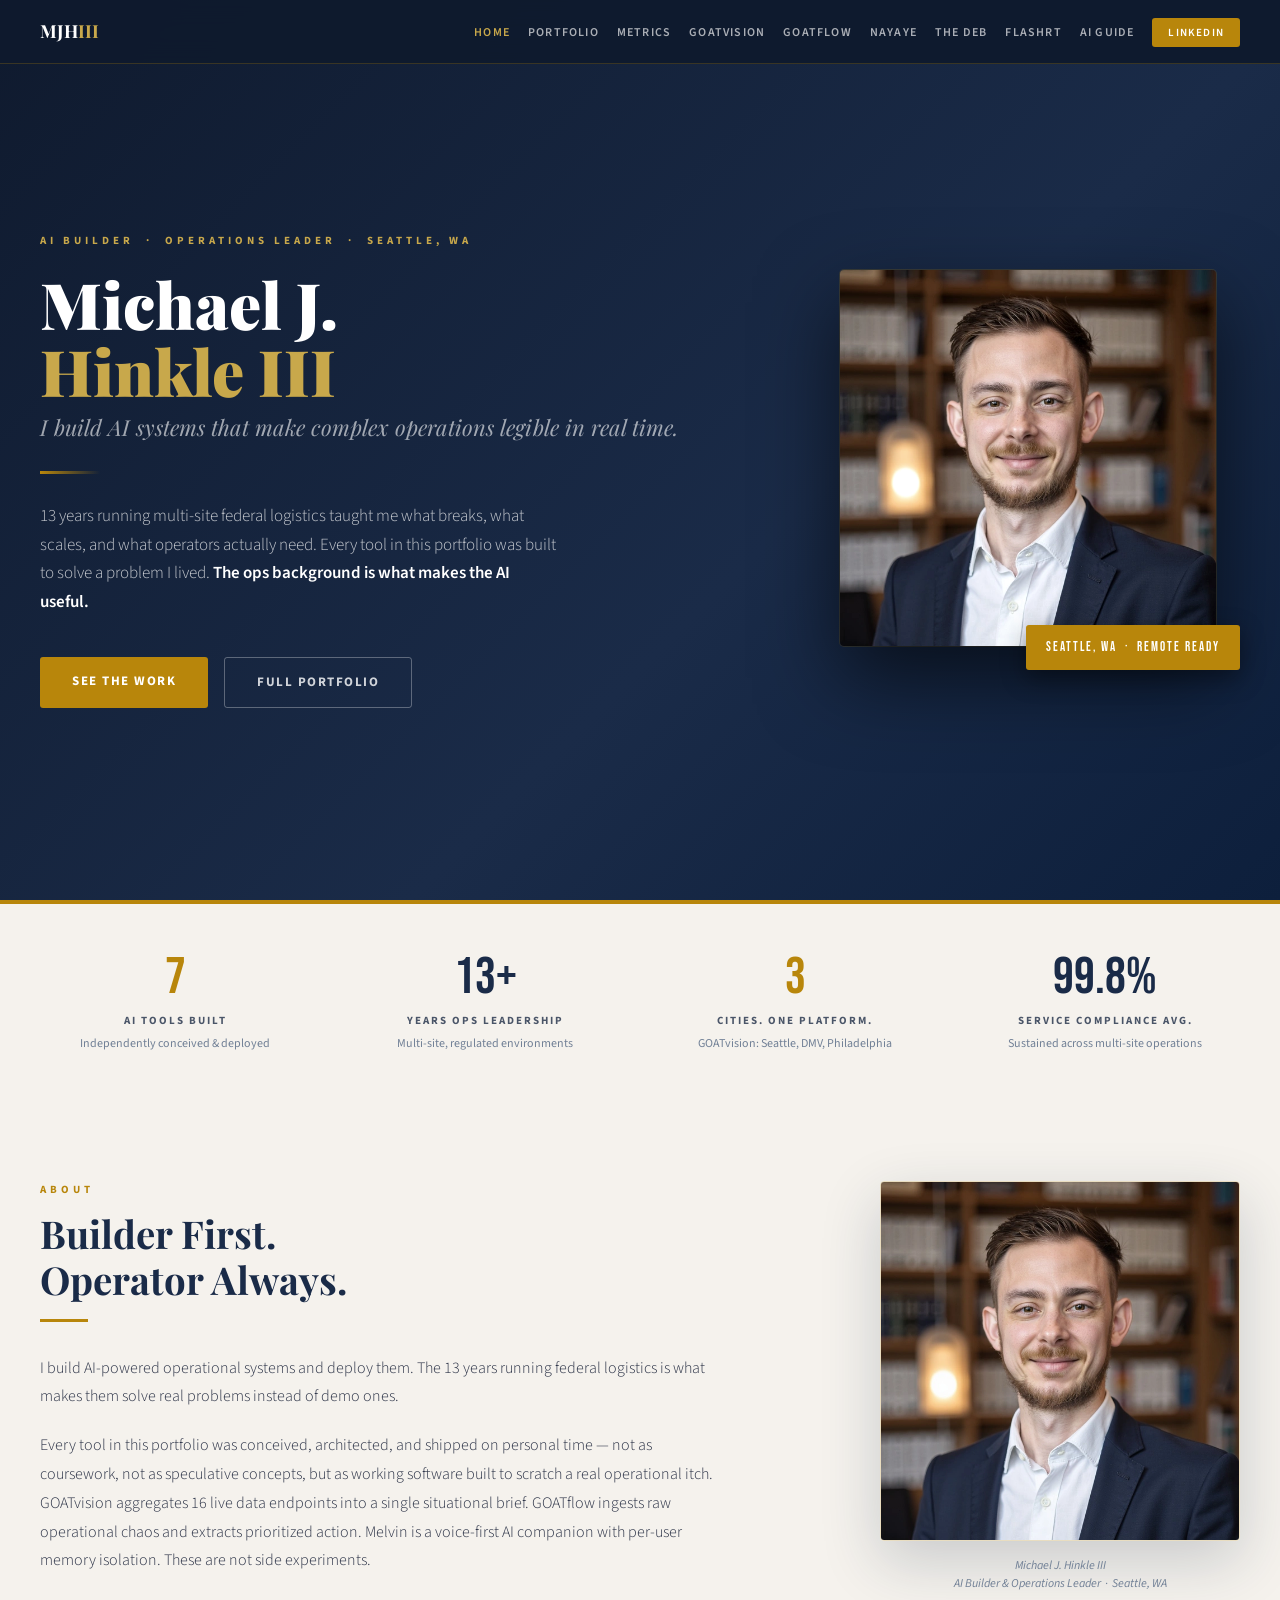
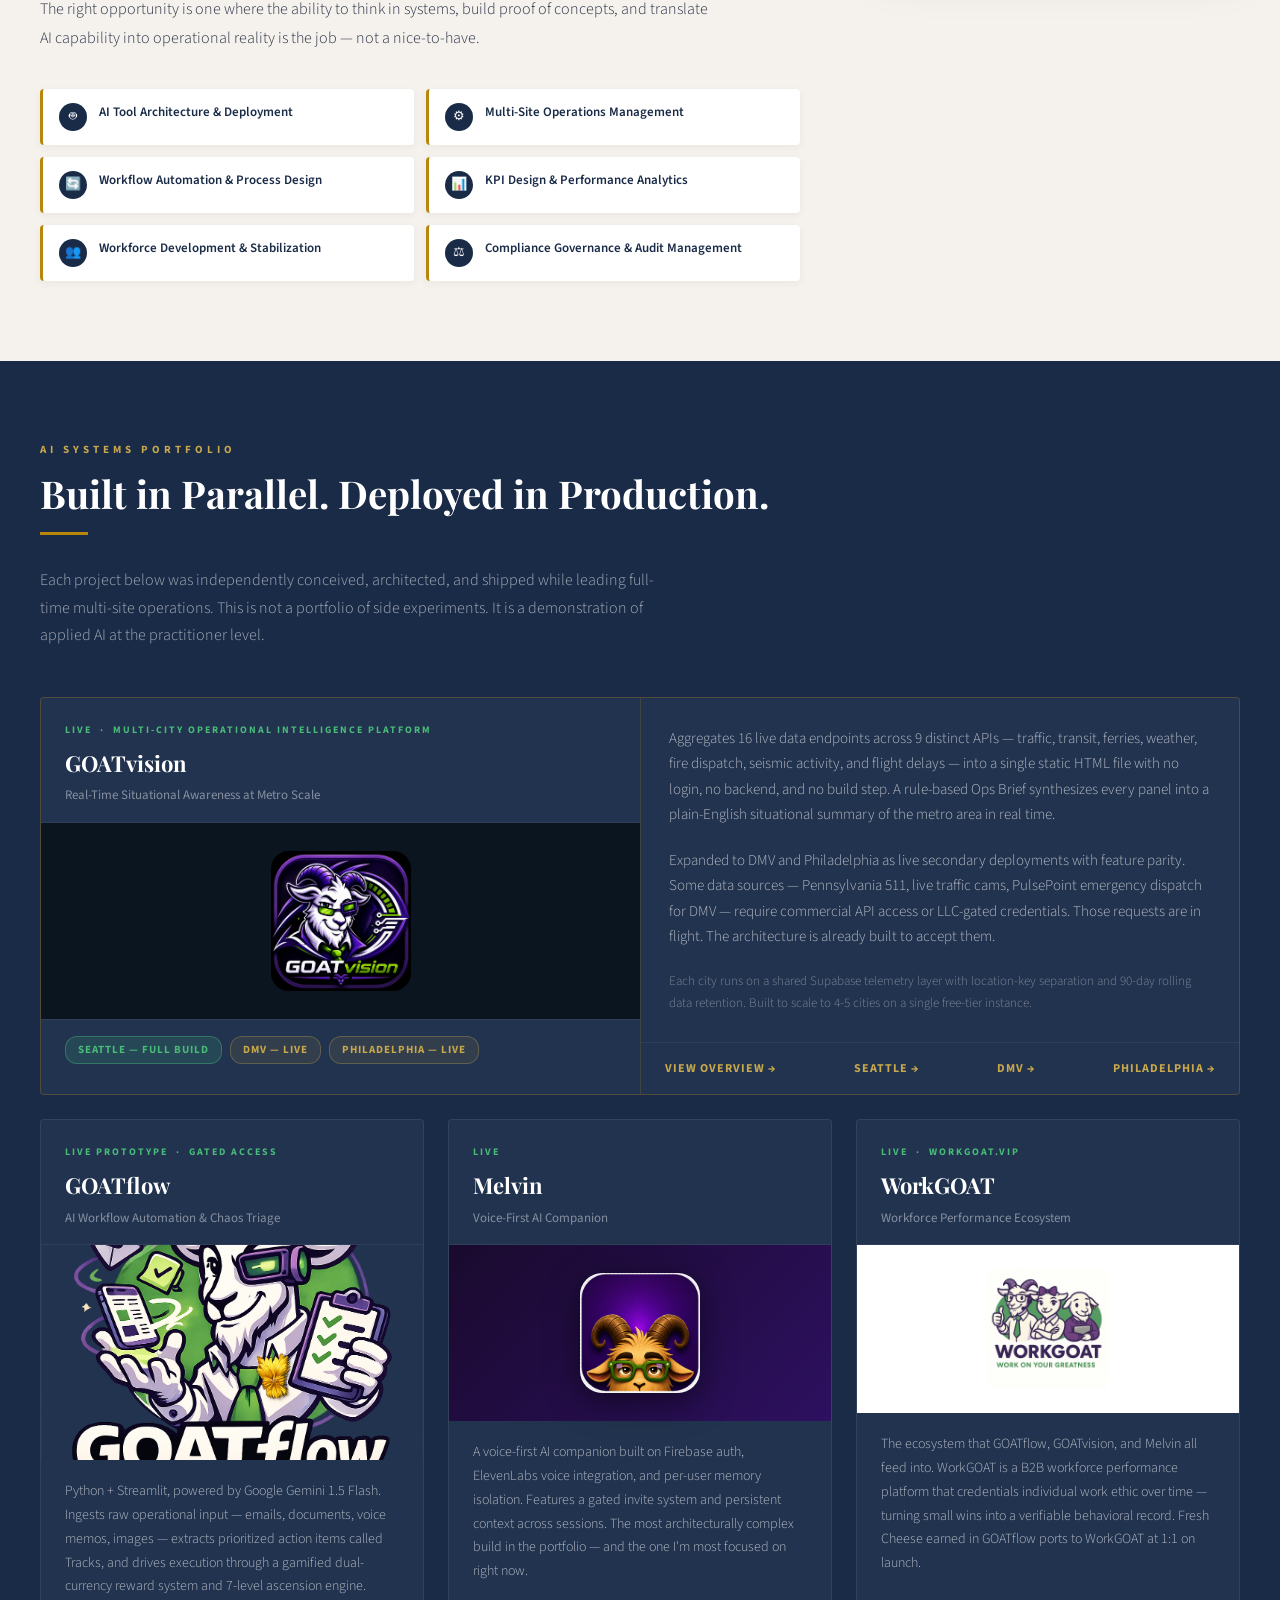
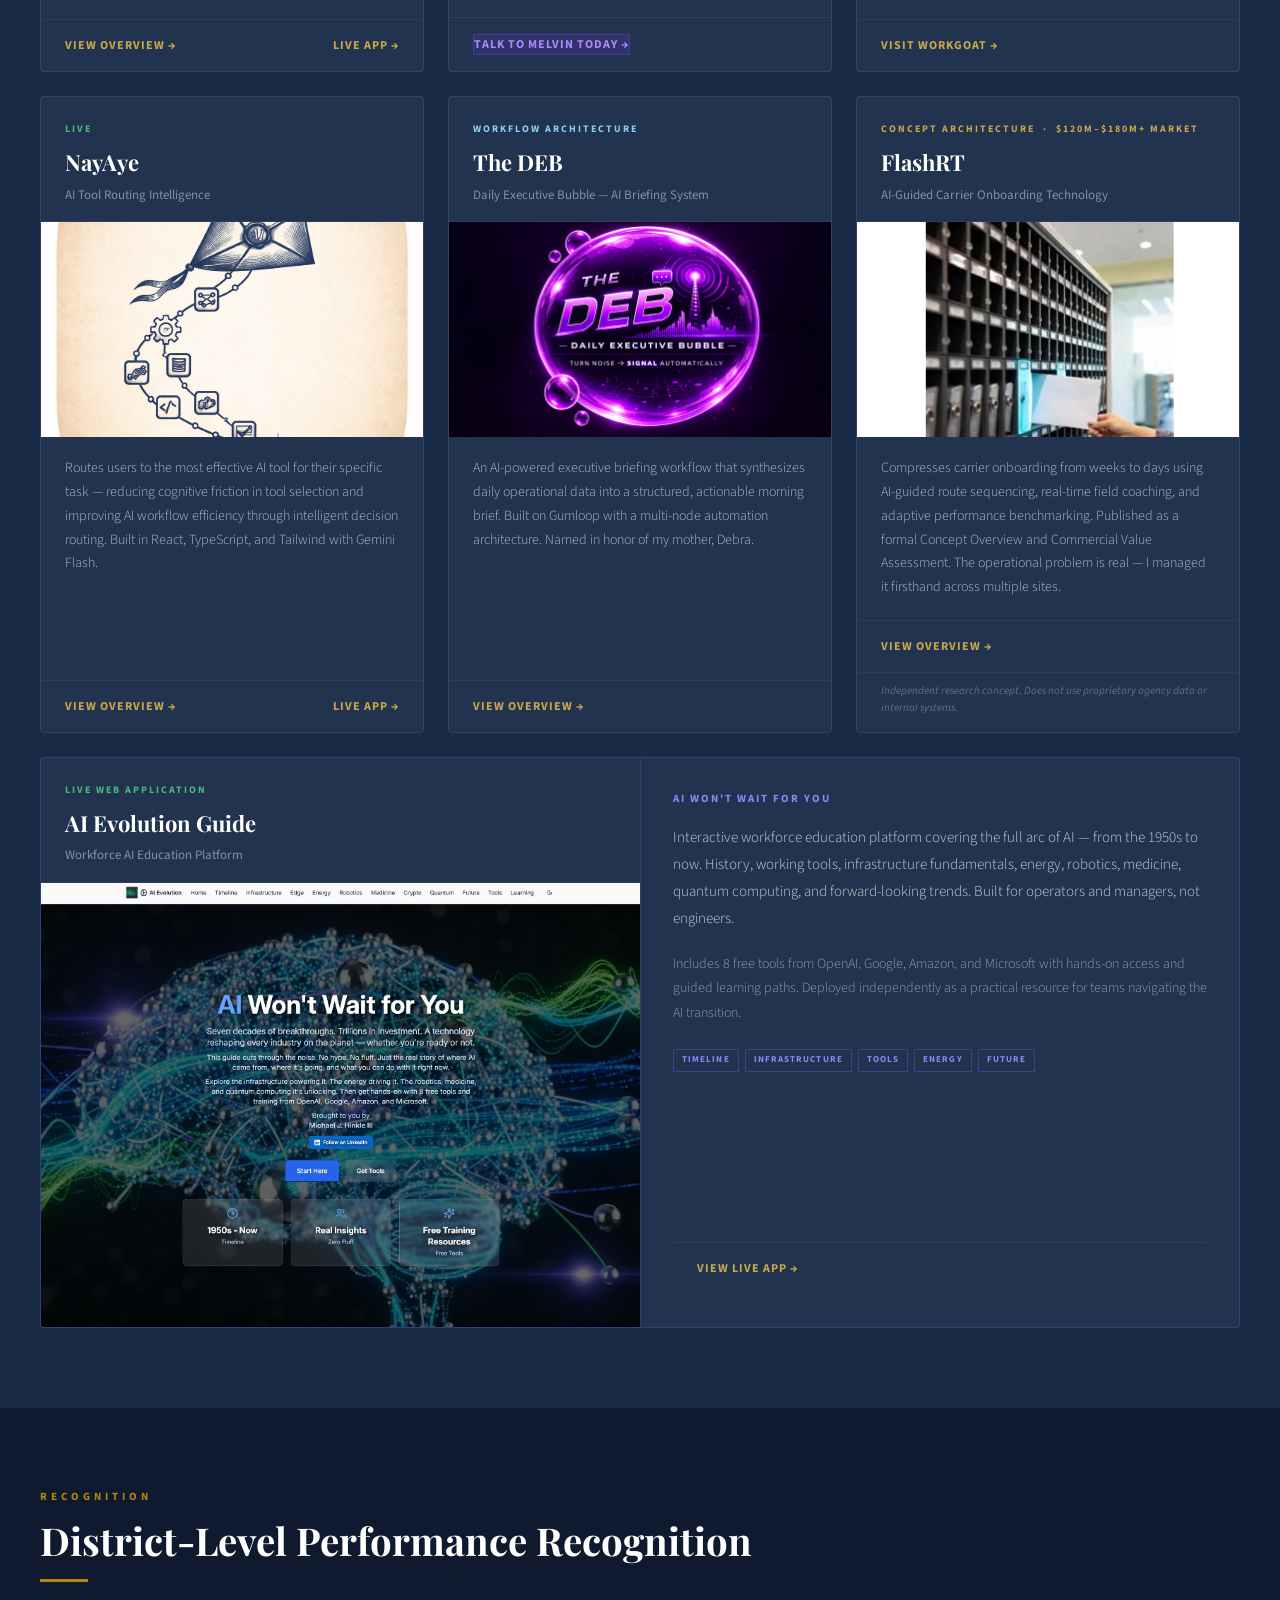
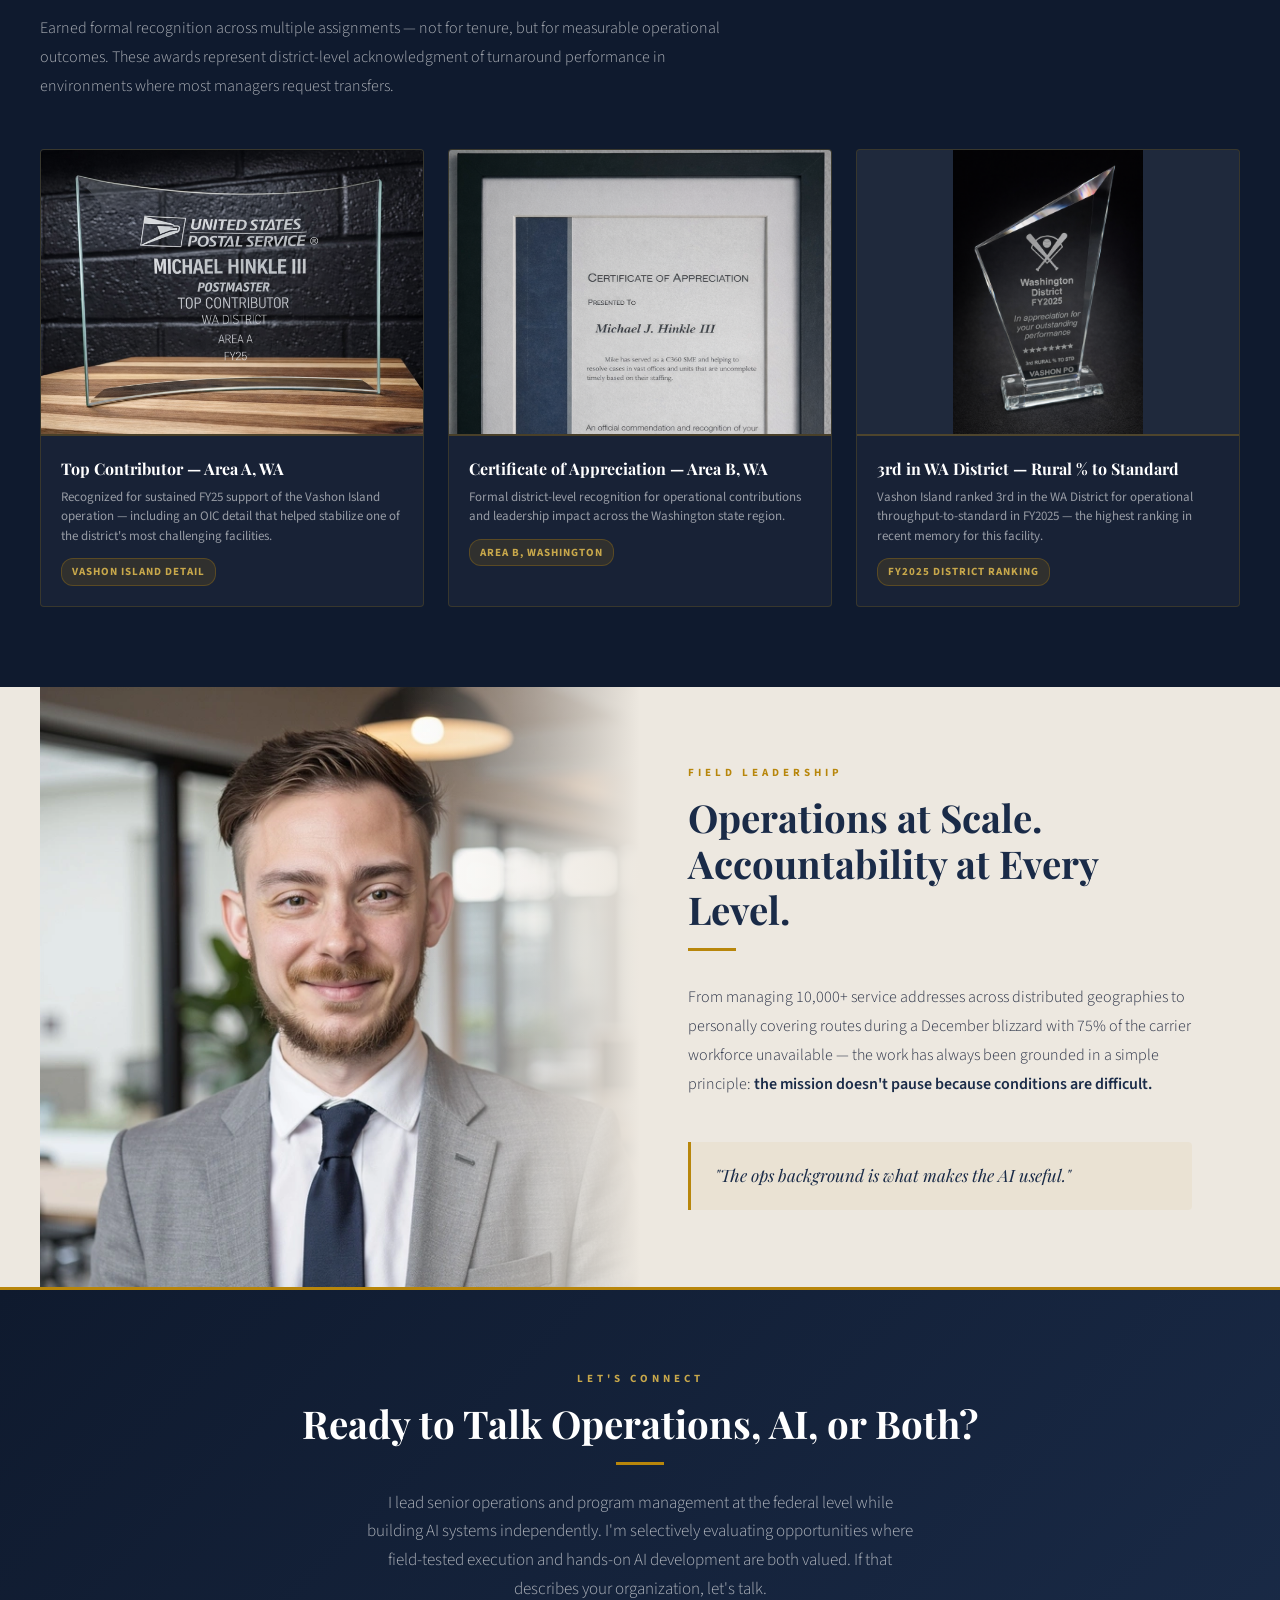
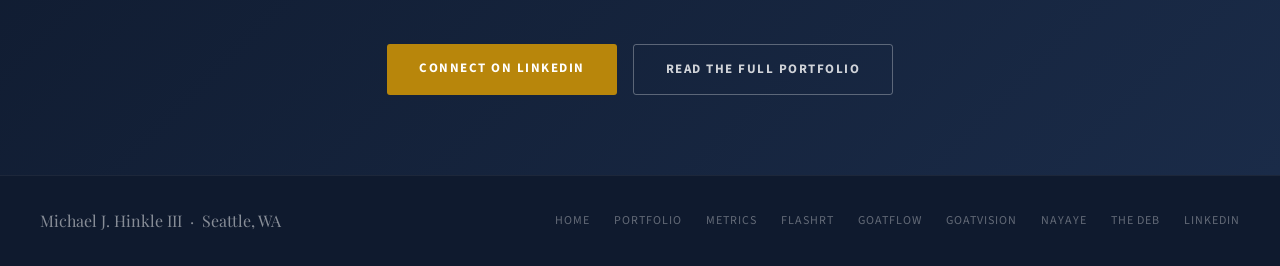
<file: index.html>
<!DOCTYPE html>
<html lang="en">
<head>
<meta charset="UTF-8">
<meta name="viewport" content="width=device-width, initial-scale=1.0">
<title>Michael J. Hinkle III — AI Builder & Operations Leader</title>
<link href="https://fonts.googleapis.com/css2?family=Playfair+Display:ital,wght@0,400;0,700;0,900;1,400;1,700&family=Source+Sans+3:ital,wght@0,300;0,400;0,600;0,700;1,300;1,400&family=Bebas+Neue&display=swap" rel="stylesheet">
<style>
:root{--navy:#1a2b48;--navy-dark:#0f1a2e;--gold:#b8860b;--gold-light:#c8a84b;--cream:#F5F2ED;--cream-dark:#ede8e0;--steel:#4a5568;--text:#2c3347;--text-light:#718096;}
*,*::before,*::after{box-sizing:border-box;margin:0;padding:0;}
html{scroll-behavior:smooth;}
body{font-family:'Source Sans 3',sans-serif;background:var(--navy-dark);color:var(--text);line-height:1.6;}
.site-nav{position:fixed;top:0;left:0;right:0;height:64px;background:rgba(15,26,46,0.97);backdrop-filter:blur(12px);display:flex;align-items:center;justify-content:space-between;padding:0 40px;z-index:1000;border-bottom:1px solid rgba(184,134,11,0.25);}
.nav-brand{font-family:'Playfair Display',serif;font-size:18px;font-weight:700;color:#fff;text-decoration:none;}
.nav-brand span{color:var(--gold-light);}
.nav-links{display:flex;gap:24px;align-items:center;list-style:none;}
.nav-links a{color:rgba(255,255,255,0.65);text-decoration:none;font-size:13px;font-weight:600;letter-spacing:1.2px;text-transform:uppercase;transition:color 0.2s;}
.nav-links a:hover,.nav-links a.active{color:var(--gold-light);}
.nav-links .nav-cta{background:var(--gold);color:#fff !important;padding:8px 18px;border-radius:3px;font-size:12px !important;}
.nav-links .nav-cta:hover{background:var(--gold-light) !important;color:var(--navy-dark) !important;}

/* HERO */
.hero{min-height:100vh;background:linear-gradient(135deg,var(--navy-dark) 0%,#1a2b48 60%,#0d1f3c 100%);display:flex;align-items:center;padding:100px 40px 60px;position:relative;overflow:hidden;}
.hero-inner{max-width:1200px;margin:0 auto;width:100%;display:grid;grid-template-columns:1fr 400px;gap:80px;align-items:center;position:relative;z-index:1;}
.hero-eyebrow{font-size:11px;font-weight:700;letter-spacing:4px;text-transform:uppercase;color:var(--gold-light);margin-bottom:20px;display:block;}
.hero-name{font-family:'Playfair Display',serif;font-size:clamp(42px,5vw,68px);font-weight:900;line-height:1.05;color:#fff;margin-bottom:8px;}
.hero-name span{color:var(--gold-light);}
.hero-title{font-family:'Playfair Display',serif;font-size:clamp(16px,2vw,22px);font-style:italic;font-weight:400;color:rgba(255,255,255,0.6);margin-bottom:28px;line-height:1.4;}
.hero-rule{width:60px;height:3px;background:linear-gradient(90deg,var(--gold),transparent);margin-bottom:28px;}
.hero-tagline{font-size:17px;font-weight:300;color:rgba(255,255,255,0.75);line-height:1.7;max-width:520px;margin-bottom:40px;}
.hero-tagline strong{color:#fff;font-weight:600;}
.hero-actions{display:flex;gap:16px;flex-wrap:wrap;}
.btn-primary{display:inline-block;background:var(--gold);color:#fff;padding:14px 32px;text-decoration:none;font-family:'Source Sans 3',sans-serif;font-size:13px;font-weight:700;letter-spacing:1.5px;text-transform:uppercase;border-radius:3px;transition:all 0.2s;}
.btn-primary:hover{background:var(--gold-light);color:var(--navy-dark);transform:translateY(-1px);}
.btn-outline{display:inline-block;border:1.5px solid rgba(255,255,255,0.3);color:rgba(255,255,255,0.8);padding:14px 32px;text-decoration:none;font-family:'Source Sans 3',sans-serif;font-size:13px;font-weight:700;letter-spacing:1.5px;text-transform:uppercase;border-radius:3px;transition:all 0.2s;}
.btn-outline:hover{border-color:var(--gold-light);color:var(--gold-light);}
.hero-photo-card{position:relative;padding-bottom:24px;padding-right:24px;}
.hero-photo-frame{position:relative;border-radius:4px;overflow:hidden;box-shadow:0 32px 80px rgba(0,0,0,0.6),0 0 0 1px rgba(184,134,11,0.2);}
.hero-photo-frame img{width:100%;display:block;filter:contrast(1.05) saturate(0.9);}
.hero-photo-badge{position:absolute;bottom:0;right:0;background:var(--gold);color:#fff;padding:12px 20px;font-family:'Bebas Neue',sans-serif;font-size:13px;letter-spacing:2px;border-radius:3px;box-shadow:0 8px 24px rgba(0,0,0,0.4);}

/* STATS BAR */
.stats-bar{background:var(--cream);padding:48px 40px;border-top:4px solid var(--gold);}
.stats-bar-inner{max-width:1200px;margin:0 auto;display:grid;grid-template-columns:repeat(4,1fr);gap:40px;}
.stat-item{text-align:center;}
.stat-num{font-family:'Bebas Neue',sans-serif;font-size:52px;line-height:1;color:var(--navy);margin-bottom:8px;}
.stat-num.gold{color:var(--gold);}
.stat-label{font-size:11px;font-weight:700;letter-spacing:2px;text-transform:uppercase;color:var(--steel);margin-bottom:4px;}
.stat-note{font-size:12px;color:var(--text-light);}

/* SECTIONS */
.section{padding:80px 40px;}
.section-inner{max-width:1200px;margin:0 auto;}
.section-eyebrow{font-size:11px;font-weight:700;letter-spacing:4px;text-transform:uppercase;color:var(--gold);margin-bottom:12px;}
.section-title{font-family:'Playfair Display',serif;font-size:clamp(28px,3vw,40px);font-weight:700;color:var(--navy);margin-bottom:16px;line-height:1.2;}
.section-rule{width:48px;height:3px;background:var(--gold);margin-bottom:32px;}
.section-body{font-size:16px;font-weight:300;line-height:1.8;color:var(--text);max-width:680px;}
.section-body p{margin-bottom:20px;}
.section-body strong{font-weight:600;color:var(--navy);}

/* ABOUT */
.about-section{background:var(--cream);}
.about-grid{display:grid;grid-template-columns:1fr 360px;gap:80px;align-items:start;}
.about-photo-frame{border-radius:4px;overflow:hidden;box-shadow:0 20px 60px rgba(26,43,72,0.2);border:1px solid rgba(184,134,11,0.2);}
.about-photo-frame img{width:100%;display:block;}
.about-photo-caption{margin-top:16px;font-size:12px;font-style:italic;color:var(--text-light);text-align:center;line-height:1.5;}
.competencies-grid{display:grid;grid-template-columns:1fr 1fr;gap:12px;margin-top:36px;}
.competency-item{display:flex;align-items:flex-start;gap:12px;padding:14px 16px;background:#fff;border-radius:4px;border-left:3px solid var(--gold);box-shadow:0 2px 8px rgba(0,0,0,0.05);}
.competency-icon{width:28px;height:28px;flex-shrink:0;background:var(--navy);border-radius:50%;display:flex;align-items:center;justify-content:center;font-size:13px;color:#fff;}
.competency-text{font-size:13px;font-weight:600;color:var(--navy);line-height:1.4;}

/* RECOGNITION */
.recognition-section{background:var(--navy-dark);}
.recognition-grid{display:grid;grid-template-columns:repeat(3,1fr);gap:24px;margin-top:48px;}
.recognition-card{background:rgba(255,255,255,0.04);border:1px solid rgba(184,134,11,0.2);border-radius:4px;overflow:hidden;transition:transform 0.2s,border-color 0.2s;}
.recognition-card:hover{transform:translateY(-4px);border-color:rgba(184,134,11,0.5);}
.recognition-card-img{width:100%;aspect-ratio:4/3;object-fit:cover;object-position:top;display:block;border-bottom:2px solid rgba(184,134,11,0.3);}
.recognition-card-img.img-full{object-fit:contain;object-position:center;background:rgba(255,255,255,0.03);}
.recognition-card-body{padding:20px;}
.recognition-card-title{font-family:'Playfair Display',serif;font-size:16px;font-weight:700;color:#fff;margin-bottom:6px;}
.recognition-card-desc{font-size:13px;color:rgba(255,255,255,0.55);line-height:1.5;}
.recognition-card-badge{display:inline-block;margin-top:12px;padding:4px 10px;background:rgba(184,134,11,0.15);border:1px solid rgba(184,134,11,0.3);border-radius:12px;font-size:11px;font-weight:700;letter-spacing:1px;text-transform:uppercase;color:var(--gold-light);}

/* ENTERPRISE SPLIT */
.enterprise-section{background:var(--cream-dark);padding:0;overflow:hidden;}
.enterprise-inner{max-width:1200px;margin:0 auto;display:grid;grid-template-columns:1fr 1fr;min-height:480px;}
.enterprise-photo{position:relative;overflow:hidden;}
.enterprise-photo img{width:100%;height:100%;object-fit:cover;object-position:center;display:block;}
.enterprise-photo-overlay{position:absolute;inset:0;background:linear-gradient(90deg,transparent 60%,var(--cream-dark));}
.enterprise-content{padding:64px 48px;display:flex;flex-direction:column;justify-content:center;}
.enterprise-quote{margin-top:24px;padding:20px 24px;border-left:3px solid var(--gold);background:rgba(184,134,11,0.06);border-radius:0 4px 4px 0;font-family:'Playfair Display',serif;font-size:17px;font-style:italic;color:var(--navy);line-height:1.6;}

/* PROJECTS */
.projects-section{background:var(--navy);}
.projects-grid{display:grid;grid-template-columns:repeat(3,1fr);gap:24px;margin-top:48px;}
.project-card{background:rgba(255,255,255,0.04);border:1px solid rgba(255,255,255,0.08);border-radius:4px;overflow:hidden;transition:transform 0.2s,border-color 0.2s;display:flex;flex-direction:column;}
.project-card:hover{transform:translateY(-4px);border-color:rgba(184,134,11,0.4);}
.project-card.flagship{grid-column:1 / -1;display:grid;grid-template-columns:1fr 1fr;border-color:rgba(184,134,11,0.3);}
.project-card.flagship:hover{border-color:rgba(184,134,11,0.7);}
.flagship-left{display:flex;flex-direction:column;}
.flagship-right{border-left:1px solid rgba(184,134,11,0.2);display:flex;flex-direction:column;justify-content:space-between;}
.project-card-header{padding:24px 24px 16px;border-bottom:1px solid rgba(255,255,255,0.06);}
.project-card-tag{font-size:10px;font-weight:700;letter-spacing:2px;text-transform:uppercase;margin-bottom:8px;}
.tag-live{color:#48bb78;}.tag-concept{color:var(--gold-light);}.tag-workflow{color:#90cdf4;}.tag-coming{color:#b794f4;}
.project-card-name{font-family:'Playfair Display',serif;font-size:22px;font-weight:700;color:#fff;margin-bottom:4px;}
.project-card-sub{font-size:13px;color:rgba(255,255,255,0.45);}
.project-card-body{padding:20px 24px;flex:1;}
.project-card-desc{font-size:14px;font-weight:300;color:rgba(255,255,255,0.65);line-height:1.7;}
.project-card-footer{padding:16px 24px;border-top:1px solid rgba(255,255,255,0.06);display:flex;justify-content:space-between;align-items:center;gap:12px;flex-wrap:wrap;}
.project-card-link{font-size:12px;font-weight:700;letter-spacing:1px;text-transform:uppercase;color:var(--gold-light);text-decoration:none;transition:color 0.2s;}
.project-card-link:hover{color:#fff;}
.project-card-img{width:100%;aspect-ratio:16/9;object-fit:cover;display:block;}
.city-badges{display:flex;gap:8px;flex-wrap:wrap;padding:16px 24px;border-top:1px solid rgba(255,255,255,0.06);}
.city-badge{padding:4px 12px;border-radius:12px;font-size:11px;font-weight:700;letter-spacing:1px;text-transform:uppercase;}
.city-badge.active{background:rgba(72,187,120,0.15);border:1px solid rgba(72,187,120,0.4);color:#48bb78;}
.city-badge.partial{background:rgba(200,168,75,0.1);border:1px solid rgba(200,168,75,0.3);color:var(--gold-light);}

/* CTA */
.cta-section{background:linear-gradient(135deg,var(--navy-dark),var(--navy));padding:80px 40px;text-align:center;border-top:3px solid var(--gold);}
.cta-body{font-size:17px;font-weight:300;color:rgba(255,255,255,0.65);max-width:560px;margin:0 auto 40px;line-height:1.7;}
.cta-actions{display:flex;gap:16px;justify-content:center;flex-wrap:wrap;}

/* FOOTER */
.site-footer{background:var(--navy-dark);border-top:1px solid rgba(255,255,255,0.06);padding:32px 40px;display:flex;justify-content:space-between;align-items:center;flex-wrap:wrap;gap:16px;}
.footer-brand{font-family:'Playfair Display',serif;font-size:16px;color:rgba(255,255,255,0.5);}
.footer-nav{display:flex;gap:24px;flex-wrap:wrap;}
.footer-nav a{font-size:12px;color:rgba(255,255,255,0.35);text-decoration:none;letter-spacing:1px;text-transform:uppercase;transition:color 0.2s;}
.footer-nav a:hover{color:var(--gold-light);}

@media(max-width:900px){
  .hero-inner{grid-template-columns:1fr;}
  .hero-photo-card{display:none;}
  .about-grid{grid-template-columns:1fr;}
  .enterprise-inner{grid-template-columns:1fr;}
  .enterprise-photo{height:300px;}
  .recognition-grid{grid-template-columns:1fr;}
  .projects-grid{grid-template-columns:1fr;}
  .project-card.flagship{grid-column:auto;display:flex;flex-direction:column;}
  .flagship-right{border-left:none;border-top:1px solid rgba(184,134,11,0.2);}
  .stats-bar-inner{grid-template-columns:repeat(2,1fr);}
  .site-nav{padding:0 20px;}
  .hero{padding:100px 20px 60px;}
  .section{padding:60px 20px;}
  .competencies-grid{grid-template-columns:1fr;}
}

  /* ── UNIVERSAL NAV (mobile-responsive) ── */
  .site-nav{position:fixed;top:0;left:0;right:0;height:64px;background:rgba(15,26,46,0.97);backdrop-filter:blur(12px);display:flex;align-items:center;justify-content:space-between;padding:0 40px;z-index:1000;border-bottom:1px solid rgba(184,134,11,0.25);}
  .nav-brand{font-family:'Playfair Display',serif;font-size:18px;font-weight:700;color:#fff;text-decoration:none;}
  .nav-brand span{color:#c8a84b;}
  .nav-links{display:flex;gap:18px;align-items:center;list-style:none;}
  .nav-links a{color:rgba(255,255,255,0.65);text-decoration:none;font-size:12px;font-weight:600;letter-spacing:1.2px;text-transform:uppercase;transition:color 0.2s;}
  .nav-links a:hover,.nav-links a.active{color:#c8a84b;}
  .nav-links .nav-cta{background:#b8860b;color:#fff !important;padding:7px 16px;font-size:11px !important;}
  .nav-links .nav-cta:hover{background:#c8a84b !important;color:#0f1a2e !important;}
  /* Hamburger */
  .nav-hamburger{display:none;flex-direction:column;gap:5px;cursor:pointer;padding:6px;background:none;border:none;z-index:1010;}
  .nav-hamburger span{display:block;width:24px;height:2px;background:#fff;border-radius:2px;transition:all 0.25s;}
  .nav-hamburger.open span:nth-child(1){transform:translateY(7px) rotate(45deg);}
  .nav-hamburger.open span:nth-child(2){opacity:0;}
  .nav-hamburger.open span:nth-child(3){transform:translateY(-7px) rotate(-45deg);}
  @media(max-width:860px){
    .site-nav{padding:0 20px;}
    .nav-hamburger{display:flex;}
    .nav-links{
      display:none;flex-direction:column;gap:0;
      position:fixed;top:64px;left:0;right:0;bottom:0;
      background:rgba(10,18,35,0.99);backdrop-filter:blur(16px);
      padding:24px 0 40px;overflow-y:auto;z-index:999;
      border-top:1px solid rgba(184,134,11,0.2);
    }
    .nav-links.open{display:flex;}
    .nav-links li{width:100%;}
    .nav-links a{
      display:block;width:100%;padding:16px 32px;
      font-size:14px;letter-spacing:1.5px;
      border-bottom:1px solid rgba(255,255,255,0.05);
      color:rgba(255,255,255,0.75);
    }
    .nav-links a:hover,.nav-links a.active{color:#c8a84b;background:rgba(184,134,11,0.06);}
    .nav-links .nav-cta{
      margin:20px 32px 0;width:auto;
      padding:14px 20px;text-align:center;
      background:rgba(184,134,11,0.15);
      border:1px solid rgba(184,134,11,0.4);
      color:#c8a84b !important;
    }
    .nav-links .nav-cta:hover{background:rgba(184,134,11,0.28) !important;color:#fff !important;}
  }

</style>
</head>
<body>

<nav class="site-nav">
  <a href="index.html" class="nav-brand">MJH<span>III</span></a>
  <button class="nav-hamburger" id="nav-hamburger" aria-label="Menu" onclick="toggleNav()">
    <span></span><span></span><span></span>
  </button>
  <ul class="nav-links" id="nav-links">
    <li><a href="index.html" class="active">Home</a></li>
    <li><a href="portfolio.html">Portfolio</a></li>
    <li><a href="metrics.html">Metrics</a></li>
    <li><a href="goatvisionseattle.html">GOATvision</a></li>
    <li><a href="goatflow.html">GOATflow</a></li>
    <li><a href="nayaye.html">NayAye</a></li>
    <li><a href="deb.html">The DEB</a></li>
    <li><a href="flashrt.html">FlashRT</a></li>
    <li><a href="https://aiguide.michaeljhinkle.com" target="_blank" rel="noopener">AI Guide</a></li>
    <li><a href="https://linkedin.com/in/michaeljhinkle" target="_blank" rel="noopener" class="nav-cta">LinkedIn</a></li>
</ul>
</nav>
<script>
function toggleNav(){
  var h=document.getElementById('nav-hamburger');
  var n=document.getElementById('nav-links');
  h.classList.toggle('open');
  n.classList.toggle('open');
  document.body.style.overflow=n.classList.contains('open')?'hidden':'';
}
// Close menu when a link is clicked
document.addEventListener('DOMContentLoaded',function(){
  var links=document.querySelectorAll('.nav-links a');
  links.forEach(function(l){l.addEventListener('click',function(){
    document.getElementById('nav-hamburger').classList.remove('open');
    document.getElementById('nav-links').classList.remove('open');
    document.body.style.overflow='';
  });});
});
</script><!-- HERO -->
<section class="hero">
  <div class="hero-inner">
    <div>
      <span class="hero-eyebrow">AI Builder &nbsp;·&nbsp; Operations Leader &nbsp;·&nbsp; Seattle, WA</span>
      <h1 class="hero-name">Michael J.<br><span>Hinkle III</span></h1>
      <div class="hero-title">I build AI systems that make complex operations legible in real time.</div>
      <div class="hero-rule"></div>
      <p class="hero-tagline">13 years running multi-site federal logistics taught me what breaks, what scales, and what operators actually need. Every tool in this portfolio was built to solve a problem I lived. <strong>The ops background is what makes the AI useful.</strong></p>
      <div class="hero-actions">
        <a href="#projects" class="btn-primary">See the Work</a>
        <a href="portfolio.html" class="btn-outline">Full Portfolio</a>
      </div>
    </div>
    <div class="hero-photo-card">
      <div class="hero-photo-frame">
        <img src="headshot.webp" alt="Michael J. Hinkle III" loading="eager">
      </div>
      <div class="hero-photo-badge">Seattle, WA &nbsp;·&nbsp; Remote Ready</div>
    </div>
  </div>
</section>

<!-- STATS BAR -->
<div class="stats-bar">
  <div class="stats-bar-inner">
    <div class="stat-item">
      <div class="stat-num gold">7</div>
      <div class="stat-label">AI Tools Built</div>
      <div class="stat-note">Independently conceived &amp; deployed</div>
    </div>
    <div class="stat-item">
      <div class="stat-num">13+</div>
      <div class="stat-label">Years Ops Leadership</div>
      <div class="stat-note">Multi-site, regulated environments</div>
    </div>
    <div class="stat-item">
      <div class="stat-num gold">3</div>
      <div class="stat-label">Cities. One Platform.</div>
      <div class="stat-note">GOATvision: Seattle, DMV, Philadelphia</div>
    </div>
    <div class="stat-item">
      <div class="stat-num">99.8%</div>
      <div class="stat-label">Service Compliance Avg.</div>
      <div class="stat-note">Sustained across multi-site operations</div>
    </div>
  </div>
</div>

<!-- ABOUT -->
<section class="section about-section" id="about">
  <div class="section-inner">
    <div class="about-grid">
      <div>
        <div class="section-eyebrow">About</div>
        <h2 class="section-title">Builder First.<br>Operator Always.</h2>
        <div class="section-rule"></div>
        <div class="section-body">
          <p>I build AI-powered operational systems and deploy them. The 13 years running federal logistics is what makes them solve real problems instead of demo ones.</p>
          <p>Every tool in this portfolio was conceived, architected, and shipped on personal time — not as coursework, not as speculative concepts, but as working software built to scratch a real operational itch. GOATvision aggregates 16 live data endpoints into a single situational brief. GOATflow ingests raw operational chaos and extracts prioritized action. Melvin is a voice-first AI companion with per-user memory isolation. These are not side experiments.</p>
          <p>The right opportunity is one where the ability to think in systems, build proof of concepts, and translate AI capability into operational reality is the job — not a nice-to-have.</p>
        </div>
        <div class="competencies-grid">
          <div class="competency-item"><div class="competency-icon">&#129302;</div><div class="competency-text">AI Tool Architecture &amp; Deployment</div></div>
          <div class="competency-item"><div class="competency-icon">&#9881;</div><div class="competency-text">Multi-Site Operations Management</div></div>
          <div class="competency-item"><div class="competency-icon">&#128260;</div><div class="competency-text">Workflow Automation &amp; Process Design</div></div>
          <div class="competency-item"><div class="competency-icon">&#128202;</div><div class="competency-text">KPI Design &amp; Performance Analytics</div></div>
          <div class="competency-item"><div class="competency-icon">&#128101;</div><div class="competency-text">Workforce Development &amp; Stabilization</div></div>
          <div class="competency-item"><div class="competency-icon">&#9878;</div><div class="competency-text">Compliance Governance &amp; Audit Management</div></div>
        </div>
      </div>
      <div>
        <div class="about-photo-frame">
          <img src="headshot.webp" alt="Michael J. Hinkle III" loading="lazy">
        </div>
        <p class="about-photo-caption">Michael J. Hinkle III<br>AI Builder &amp; Operations Leader &nbsp;·&nbsp; Seattle, WA</p>
      </div>
    </div>
  </div>
</section>

<!-- PROJECTS -->
<section class="section projects-section" id="projects">
  <div class="section-inner">
    <div class="section-eyebrow" style="color:var(--gold-light);">AI Systems Portfolio</div>
    <h2 class="section-title" style="color:#fff;">Built in Parallel. Deployed in Production.</h2>
    <div class="section-rule"></div>
    <p style="font-size:16px;font-weight:300;color:rgba(255,255,255,0.6);max-width:640px;line-height:1.7;margin-bottom:0;">Each project below was independently conceived, architected, and shipped while leading full-time multi-site operations. This is not a portfolio of side experiments. It is a demonstration of applied AI at the practitioner level.</p>

    <div class="projects-grid">

      <!-- FLAGSHIP: GOATvision -->
      <div class="project-card flagship">
        <div class="flagship-left">
          <div class="project-card-header">
            <div class="project-card-tag tag-live">Live &nbsp;·&nbsp; Multi-City Operational Intelligence Platform</div>
            <div class="project-card-name">GOATvision</div>
            <div class="project-card-sub">Real-Time Situational Awareness at Metro Scale</div>
          </div>
          <div style="background:#0a1520;display:flex;align-items:center;justify-content:center;padding:28px;min-height:180px;">
            <img src="goatvision_app_store_icon.png" alt="GOATvision" style="max-width:85%;max-height:140px;object-fit:contain;display:block;border-radius:18px;">
          </div>
          <div class="city-badges">
            <span class="city-badge active">Seattle &mdash; Full Build</span>
            <span class="city-badge partial">DMV &mdash; Live</span>
            <span class="city-badge partial">Philadelphia &mdash; Live</span>
          </div>
        </div>
        <div class="flagship-right">
          <div class="project-card-body" style="padding:28px;">
            <p class="project-card-desc" style="font-size:15px;margin-bottom:20px;">Aggregates 16 live data endpoints across 9 distinct APIs — traffic, transit, ferries, weather, fire dispatch, seismic activity, and flight delays — into a single static HTML file with no login, no backend, and no build step. A rule-based Ops Brief synthesizes every panel into a plain-English situational summary of the metro area in real time.</p>
            <p class="project-card-desc" style="font-size:15px;margin-bottom:20px;">Expanded to DMV and Philadelphia as live secondary deployments with feature parity. Some data sources — Pennsylvania 511, live traffic cams, PulsePoint emergency dispatch for DMV — require commercial API access or LLC-gated credentials. Those requests are in flight. The architecture is already built to accept them.</p>
            <p class="project-card-desc" style="font-size:13px;color:rgba(255,255,255,0.4);">Each city runs on a shared Supabase telemetry layer with location-key separation and 90-day rolling data retention. Built to scale to 4-5 cities on a single free-tier instance.</p>
          </div>
          <div class="project-card-footer">
            <a href="goatvisionseattle.html" class="project-card-link">View Overview &rarr;</a>
            <a href="https://goatvisionseattle.vercel.app" target="_blank" rel="noopener" class="project-card-link">Seattle &rarr;</a>
            <a href="https://goatvisiondmv.vercel.app" target="_blank" rel="noopener" class="project-card-link">DMV &rarr;</a>
            <a href="https://goatvisionphilly.vercel.app" target="_blank" rel="noopener" class="project-card-link">Philadelphia &rarr;</a>
          </div>
        </div>
      </div>

      <!-- GOATflow -->
      <div class="project-card">
        <div class="project-card-header">
          <div class="project-card-tag tag-live">Live Prototype &nbsp;·&nbsp; Gated Access</div>
          <div class="project-card-name">GOATflow</div>
          <div class="project-card-sub">AI Workflow Automation &amp; Chaos Triage</div>
        </div>
        <img src="goatflow_primary_logo.png" alt="GOATflow" class="project-card-img">
        <div class="project-card-body"><p class="project-card-desc">Python + Streamlit, powered by Google Gemini 1.5 Flash. Ingests raw operational input — emails, documents, voice memos, images — extracts prioritized action items called Tracks, and drives execution through a gamified dual-currency reward system and 7-level ascension engine.</p></div>
        <div class="project-card-footer">
          <a href="goatflow.html" class="project-card-link">View Overview &rarr;</a>
          <a href="https://goatflow.app" target="_blank" class="project-card-link">Live App &rarr;</a>
        </div>
      </div>

      <!-- Melvin -->
      <div class="project-card">
        <div class="project-card-header">
          <div class="project-card-tag tag-live">Live</div>
          <div class="project-card-name">Melvin</div>
          <div class="project-card-sub">Voice-First AI Companion</div>
        </div>
        <div style="background:linear-gradient(135deg,#1a0a2e,#2d1060);display:flex;align-items:center;justify-content:center;padding:28px;min-height:160px;">
          <img src="melvin_app_icon.png" alt="Melvin" style="max-width:120px;max-height:120px;object-fit:contain;display:block;border-radius:22px;box-shadow:0 8px 32px rgba(0,0,0,0.5);">
        </div>
        <div class="project-card-body"><p class="project-card-desc">A voice-first AI companion built on Firebase auth, ElevenLabs voice integration, and per-user memory isolation. Features a gated invite system and persistent context across sessions. The most architecturally complex build in the portfolio — and the one I'm most focused on right now.</p></div>
        <div class="project-card-footer">
          <a href="https://melvin-production-bbbe.up.railway.app" target="_blank" class="project-card-link" style="background:rgba(124,58,237,0.15);border:1px solid rgba(124,58,237,0.4);color:#a78bfa;">Talk to Melvin Today &rarr;</a>
        </div>
      </div>

      <!-- WorkGOAT -->
      <div class="project-card">
        <div class="project-card-header">
          <div class="project-card-tag tag-live">Live &nbsp;·&nbsp; workgoat.vip</div>
          <div class="project-card-name">WorkGOAT</div>
          <div class="project-card-sub">Workforce Performance Ecosystem</div>
        </div>
        <div style="background:#fff;display:flex;align-items:center;justify-content:center;padding:24px;min-height:160px;">
          <img src="WorkGOAT_goat%20leaders%20together%20logo.png" alt="WorkGOAT" style="max-width:200px;max-height:120px;object-fit:contain;display:block;">
        </div>
        <div class="project-card-body"><p class="project-card-desc">The ecosystem that GOATflow, GOATvision, and Melvin all feed into. WorkGOAT is a B2B workforce performance platform that credentials individual work ethic over time — turning small wins into a verifiable behavioral record. Fresh Cheese earned in GOATflow ports to WorkGOAT at 1:1 on launch.</p></div>
        <div class="project-card-footer">
          <a href="https://workgoat.vip" target="_blank" class="project-card-link">Visit WorkGOAT &rarr;</a>
        </div>
      </div>

      <!-- NayAye -->
      <div class="project-card">
        <div class="project-card-header">
          <div class="project-card-tag tag-live">Live</div>
          <div class="project-card-name">NayAye</div>
          <div class="project-card-sub">AI Tool Routing Intelligence</div>
        </div>
        <img src="NayAye_app_icon.png" alt="NayAye" class="project-card-img">
        <div class="project-card-body"><p class="project-card-desc">Routes users to the most effective AI tool for their specific task — reducing cognitive friction in tool selection and improving AI workflow efficiency through intelligent decision routing. Built in React, TypeScript, and Tailwind with Gemini Flash.</p></div>
        <div class="project-card-footer">
          <a href="nayaye.html" class="project-card-link">View Overview &rarr;</a>
          <a href="https://nayaye.vercel.app" target="_blank" class="project-card-link">Live App &rarr;</a>
        </div>
      </div>

      <!-- The DEB -->
      <div class="project-card">
        <div class="project-card-header">
          <div class="project-card-tag tag-workflow">Workflow Architecture</div>
          <div class="project-card-name">The DEB</div>
          <div class="project-card-sub">Daily Executive Bubble &mdash; AI Briefing System</div>
        </div>
        <img src="The_DEB_primary_logo.png" alt="The DEB" class="project-card-img">
        <div class="project-card-body"><p class="project-card-desc">An AI-powered executive briefing workflow that synthesizes daily operational data into a structured, actionable morning brief. Built on Gumloop with a multi-node automation architecture. Named in honor of my mother, Debra.</p></div>
        <div class="project-card-footer"><a href="deb.html" class="project-card-link">View Overview &rarr;</a></div>
      </div>

      <!-- FlashRT -->
      <div class="project-card">
        <div class="project-card-header">
          <div class="project-card-tag tag-concept">Concept Architecture &nbsp;·&nbsp; $120M–$180M+ Market</div>
          <div class="project-card-name">FlashRT</div>
          <div class="project-card-sub">AI-Guided Carrier Onboarding Technology</div>
        </div>
        <img src="MJP_FlashRT_cover_photo.png" alt="FlashRT" class="project-card-img">
        <div class="project-card-body"><p class="project-card-desc">Compresses carrier onboarding from weeks to days using AI-guided route sequencing, real-time field coaching, and adaptive performance benchmarking. Published as a formal Concept Overview and Commercial Value Assessment. The operational problem is real — I managed it firsthand across multiple sites.</p></div>
        <div class="project-card-footer"><a href="flashrt.html" class="project-card-link">View Overview &rarr;</a></div>
        <div style="padding:10px 24px 16px;font-size:11px;color:rgba(255,255,255,0.3);font-style:italic;line-height:1.5;border-top:1px solid rgba(255,255,255,0.04);">Independent research concept. Does not use proprietary agency data or internal systems.</div>
      </div>

      <!-- AI Evolution Guide -->
      <div class="project-card flagship" style="border-color:rgba(99,102,241,0.25);" onmouseover="this.style.borderColor='rgba(99,102,241,0.6)'" onmouseout="this.style.borderColor='rgba(99,102,241,0.25)'">
        <div class="flagship-left">
          <div class="project-card-header">
            <div class="project-card-tag tag-live">Live Web Application</div>
            <div class="project-card-name">AI Evolution Guide</div>
            <div class="project-card-sub">Workforce AI Education Platform</div>
          </div>
          <div style="overflow:hidden;flex:1;">
            <img src="ai_guide_screenshot.png" alt="AI Evolution Guide — live app screenshot" style="width:100%;height:100%;display:block;object-fit:cover;object-position:top;">
          </div>
        </div>
        <div class="flagship-right" style="border-left-color:rgba(99,102,241,0.2);padding:32px;">
          <div>
            <div style="font-size:11px;font-weight:700;letter-spacing:2px;text-transform:uppercase;color:#818cf8;margin-bottom:16px;">AI Won't Wait for You</div>
            <p style="font-size:15px;font-weight:300;color:rgba(255,255,255,0.75);line-height:1.8;margin-bottom:20px;">Interactive workforce education platform covering the full arc of AI — from the 1950s to now. History, working tools, infrastructure fundamentals, energy, robotics, medicine, quantum computing, and forward-looking trends. Built for operators and managers, not engineers.</p>
            <p style="font-size:14px;font-weight:300;color:rgba(255,255,255,0.5);line-height:1.75;margin-bottom:24px;">Includes 8 free tools from OpenAI, Google, Amazon, and Microsoft with hands-on access and guided learning paths. Deployed independently as a practical resource for teams navigating the AI transition.</p>
            <div style="display:flex;flex-wrap:wrap;gap:6px;margin-bottom:28px;">
              <span style="font-size:9px;font-weight:700;letter-spacing:0.12em;text-transform:uppercase;padding:3px 8px;border:1px solid rgba(99,102,241,0.35);color:#818cf8;">Timeline</span>
              <span style="font-size:9px;font-weight:700;letter-spacing:0.12em;text-transform:uppercase;padding:3px 8px;border:1px solid rgba(99,102,241,0.35);color:#818cf8;">Infrastructure</span>
              <span style="font-size:9px;font-weight:700;letter-spacing:0.12em;text-transform:uppercase;padding:3px 8px;border:1px solid rgba(99,102,241,0.35);color:#818cf8;">Tools</span>
              <span style="font-size:9px;font-weight:700;letter-spacing:0.12em;text-transform:uppercase;padding:3px 8px;border:1px solid rgba(99,102,241,0.35);color:#818cf8;">Energy</span>
              <span style="font-size:9px;font-weight:700;letter-spacing:0.12em;text-transform:uppercase;padding:3px 8px;border:1px solid rgba(99,102,241,0.35);color:#818cf8;">Future</span>
            </div>
          </div>
          <div class="project-card-footer">
            <a href="https://aiguide.michaeljhinkle.com" target="_blank" class="project-card-link">View Live App &rarr;</a>
          </div>
        </div>
      </div>

    </div>
  </div>
</section>
<section class="section recognition-section" id="recognition">
  <div class="section-inner">
    <div class="section-eyebrow">Recognition</div>
    <h2 class="section-title" style="color:#fff;">District-Level Performance Recognition</h2>
    <div class="section-rule"></div>
    <p class="section-body" style="color:rgba(255,255,255,0.65);max-width:680px;margin-bottom:0;">Earned formal recognition across multiple assignments — not for tenure, but for measurable operational outcomes. These awards represent district-level acknowledgment of turnaround performance in environments where most managers request transfers.</p>
    <div class="recognition-grid">
      <div class="recognition-card">
        <img src="Top_Contributor_Area_A_WA_USPS_Michael_Hinkle_III.png" alt="Top Contributor Area A" class="recognition-card-img">
        <div class="recognition-card-body">
          <div class="recognition-card-title">Top Contributor — Area A, WA</div>
          <div class="recognition-card-desc">Recognized for sustained FY25 support of the Vashon Island operation — including an OIC detail that helped stabilize one of the district's most challenging facilities.</div>
          <span class="recognition-card-badge">Vashon Island Detail</span>
        </div>
      </div>
      <div class="recognition-card">
        <img src="Certificate_of_Appreciation_Area_B_WA_USPS_Michael_Hinkle_III.png" alt="Certificate of Appreciation Area B" class="recognition-card-img">
        <div class="recognition-card-body">
          <div class="recognition-card-title">Certificate of Appreciation — Area B, WA</div>
          <div class="recognition-card-desc">Formal district-level recognition for operational contributions and leadership impact across the Washington state region.</div>
          <span class="recognition-card-badge">Area B, Washington</span>
        </div>
      </div>
      <div class="recognition-card">
        <img src="Vashon_Island_WA_3rd_Rural_Percent_Standard_FY2025.png" alt="Vashon Island 3rd WA District" class="recognition-card-img img-full">
        <div class="recognition-card-body">
          <div class="recognition-card-title">3rd in WA District — Rural % to Standard</div>
          <div class="recognition-card-desc">Vashon Island ranked 3rd in the WA District for operational throughput-to-standard in FY2025 — the highest ranking in recent memory for this facility.</div>
          <span class="recognition-card-badge">FY2025 District Ranking</span>
        </div>
      </div>
    </div>
  </div>
</section>

<!-- ENTERPRISE PHOTO SPLIT -->
<div class="enterprise-section">
  <div class="enterprise-inner">
    <div class="enterprise-photo">
      <img src="MJP_1stclassserviceGeorge_enterprisework.png" alt="Enterprise Field Operations">
      <div class="enterprise-photo-overlay"></div>
    </div>
    <div class="enterprise-content">
      <div class="section-eyebrow">Field Leadership</div>
      <h2 class="section-title">Operations at Scale.<br>Accountability at Every Level.</h2>
      <div class="section-rule"></div>
      <div class="section-body">
        <p>From managing 10,000+ service addresses across distributed geographies to personally covering routes during a December blizzard with 75% of the carrier workforce unavailable — the work has always been grounded in a simple principle: <strong>the mission doesn't pause because conditions are difficult.</strong></p>
      </div>
      <div class="enterprise-quote">"The ops background is what makes the AI useful."</div>
    </div>
  </div>
</div>

<!-- CTA -->
<section class="cta-section">
  <div class="section-inner">
    <div class="section-eyebrow" style="color:var(--gold-light);">Let's Connect</div>
    <h2 class="section-title" style="color:#fff;margin:0 auto 16px;">Ready to Talk Operations, AI, or Both?</h2>
    <div class="section-rule" style="margin:0 auto 24px;"></div>
    <p class="cta-body">I lead senior operations and program management at the federal level while building AI systems independently. I'm selectively evaluating opportunities where field-tested execution and hands-on AI development are both valued. If that describes your organization, let's talk.</p>
    <div class="cta-actions">
      <a href="https://linkedin.com/in/michaeljhinkle" target="_blank" class="btn-primary">Connect on LinkedIn</a>
      <a href="portfolio.html" class="btn-outline">Read the Full Portfolio</a>
    </div>
  </div>
</section>

<footer class="site-footer">
  <div class="footer-brand">Michael J. Hinkle III &nbsp;·&nbsp; Seattle, WA</div>
  <nav class="footer-nav">
    <a href="index.html">Home</a>
    <a href="portfolio.html">Portfolio</a>
    <a href="metrics.html">Metrics</a>
    <a href="flashrt.html">FlashRT</a>
    <a href="goatflow.html">GOATflow</a>
    <a href="goatvisionseattle.html">GOATvision</a>
    <a href="nayaye.html">NayAye</a>
    <a href="deb.html">The DEB</a>
    <a href="https://linkedin.com/in/michaeljhinkle" target="_blank">LinkedIn</a>
  </nav>
</footer>

</body>
</html>
</file>
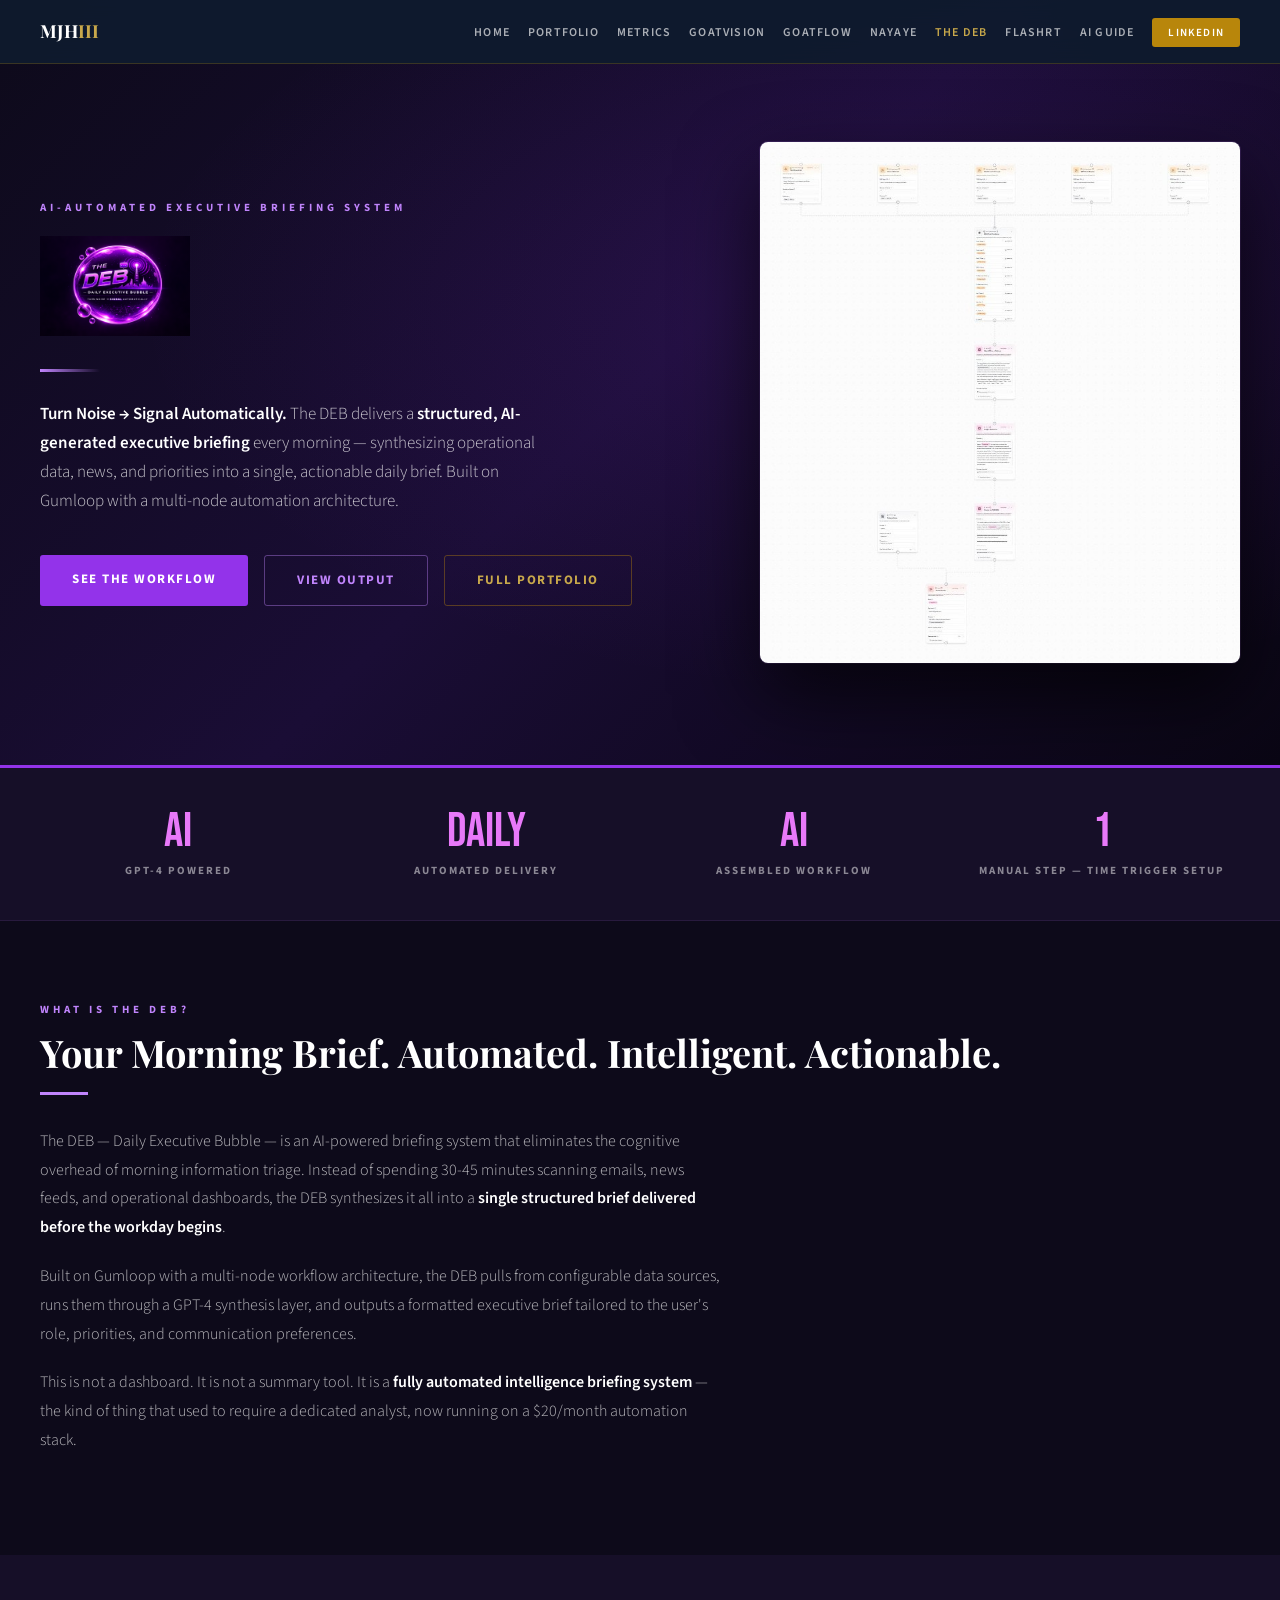
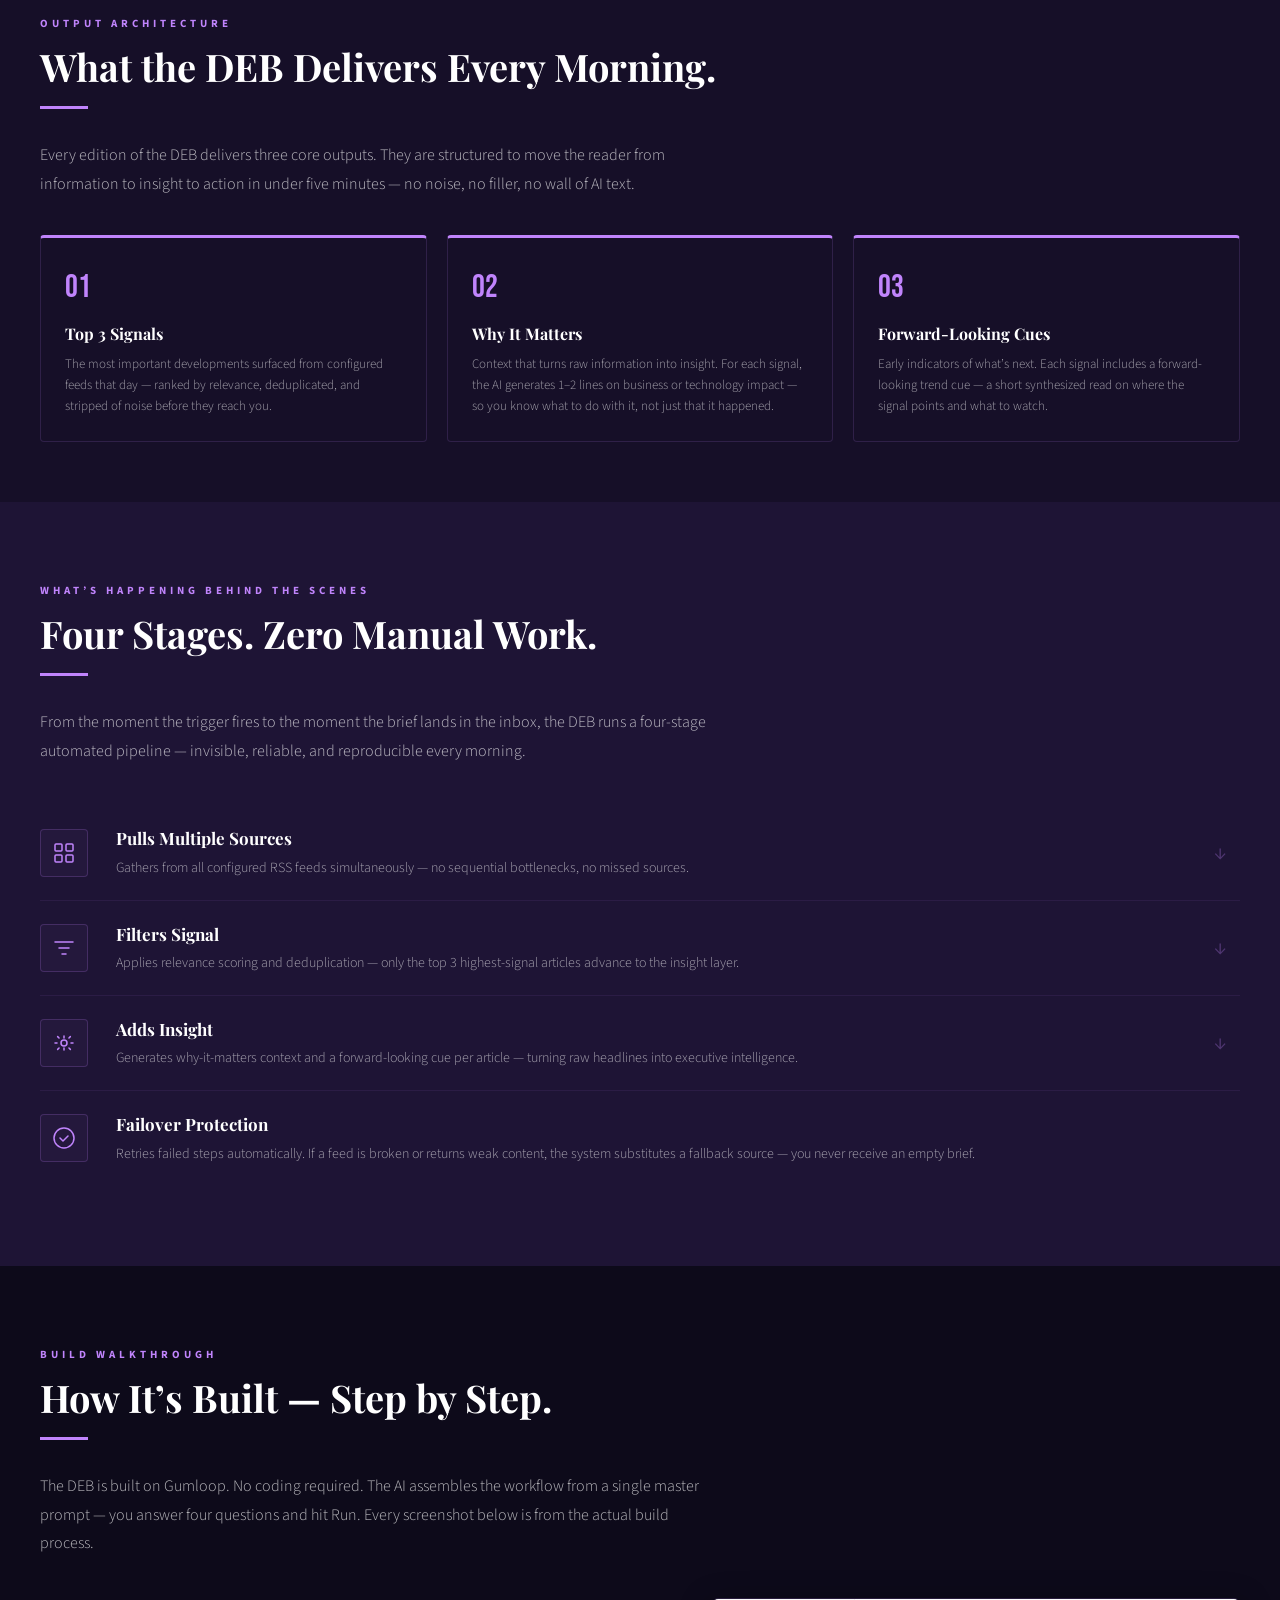
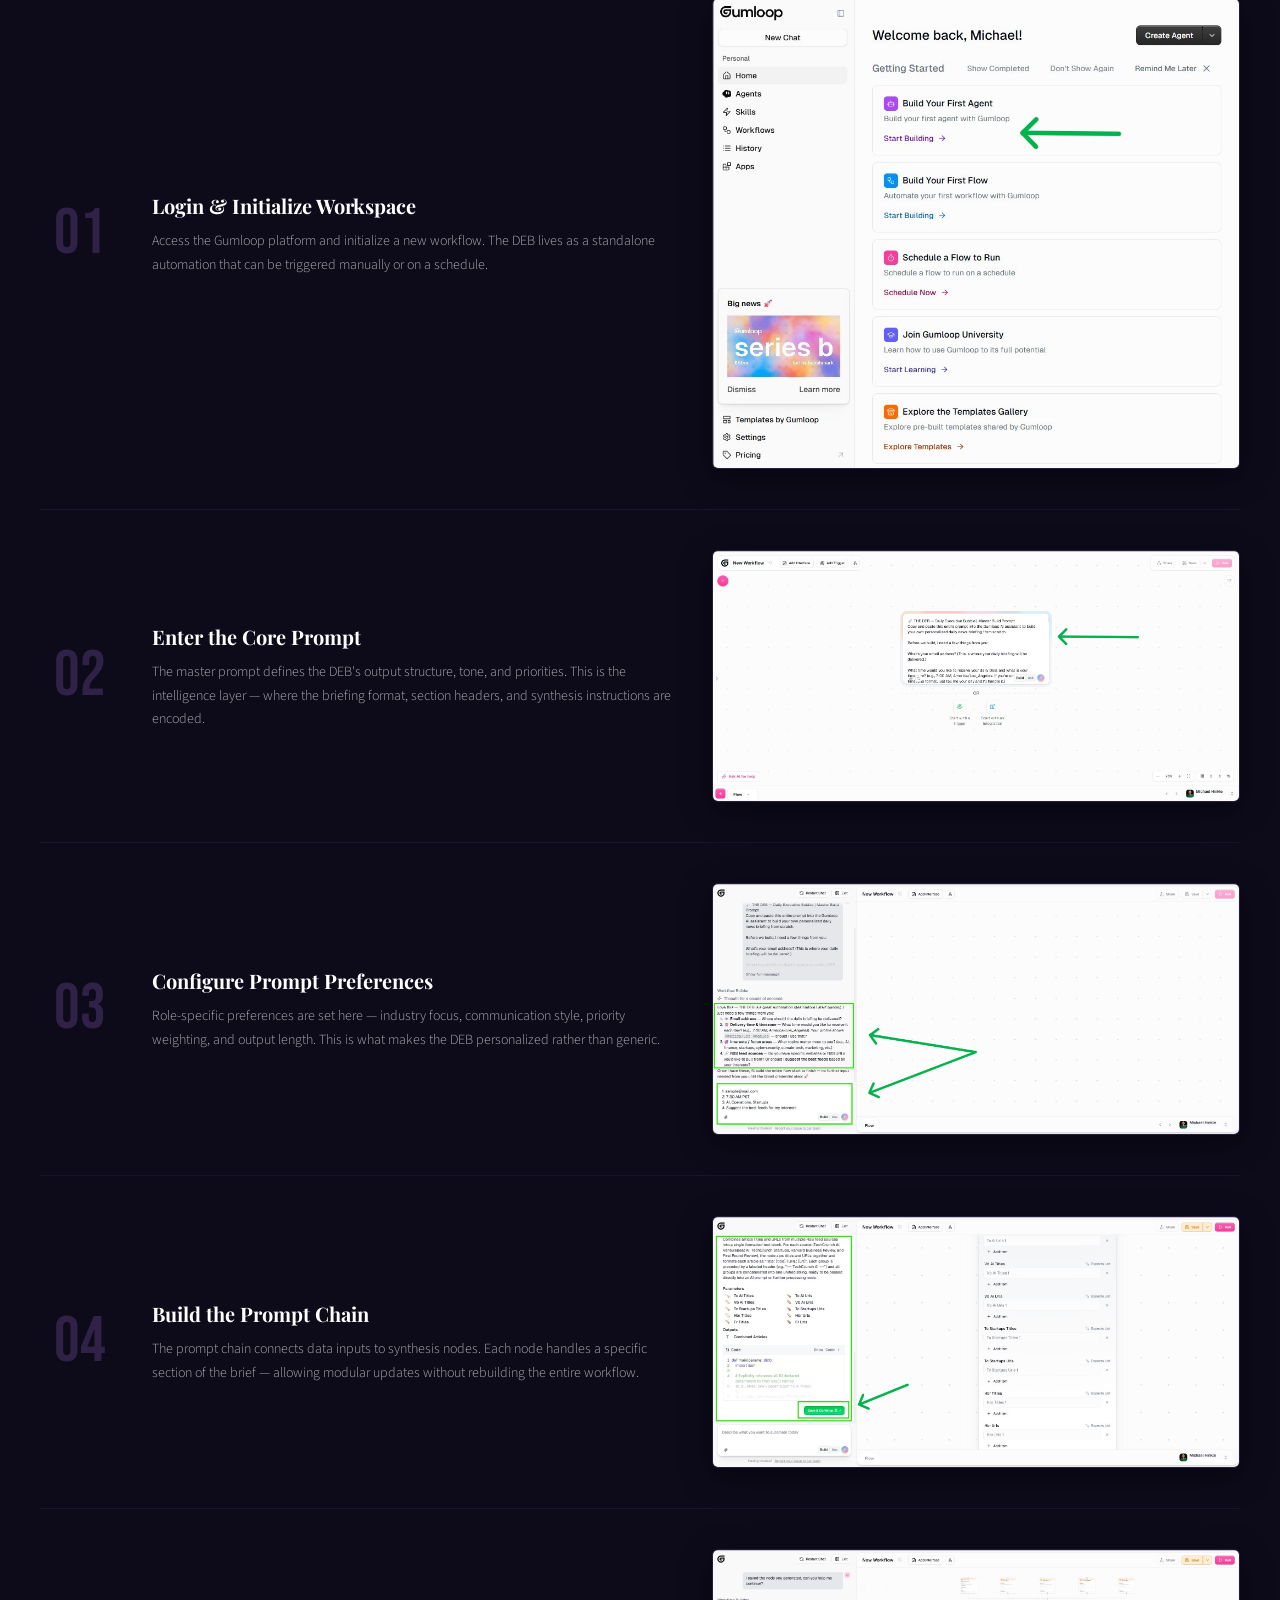
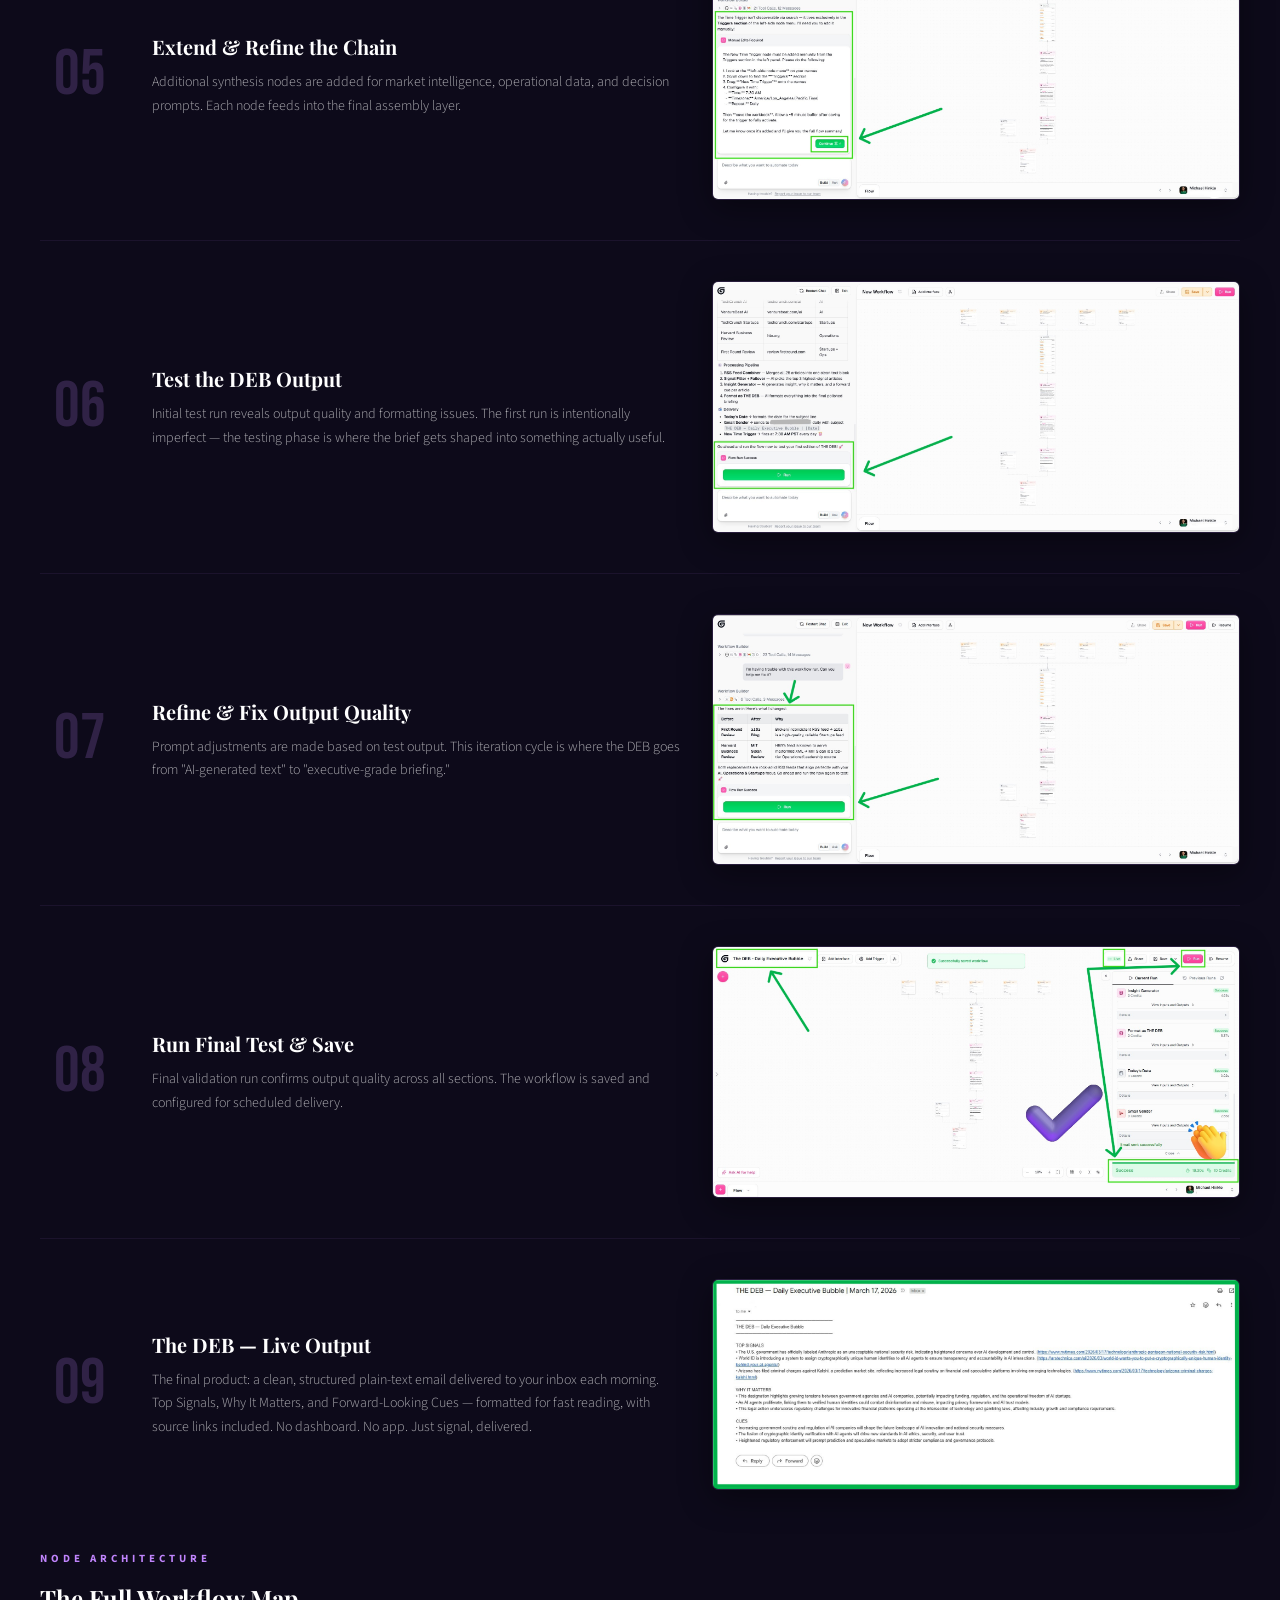
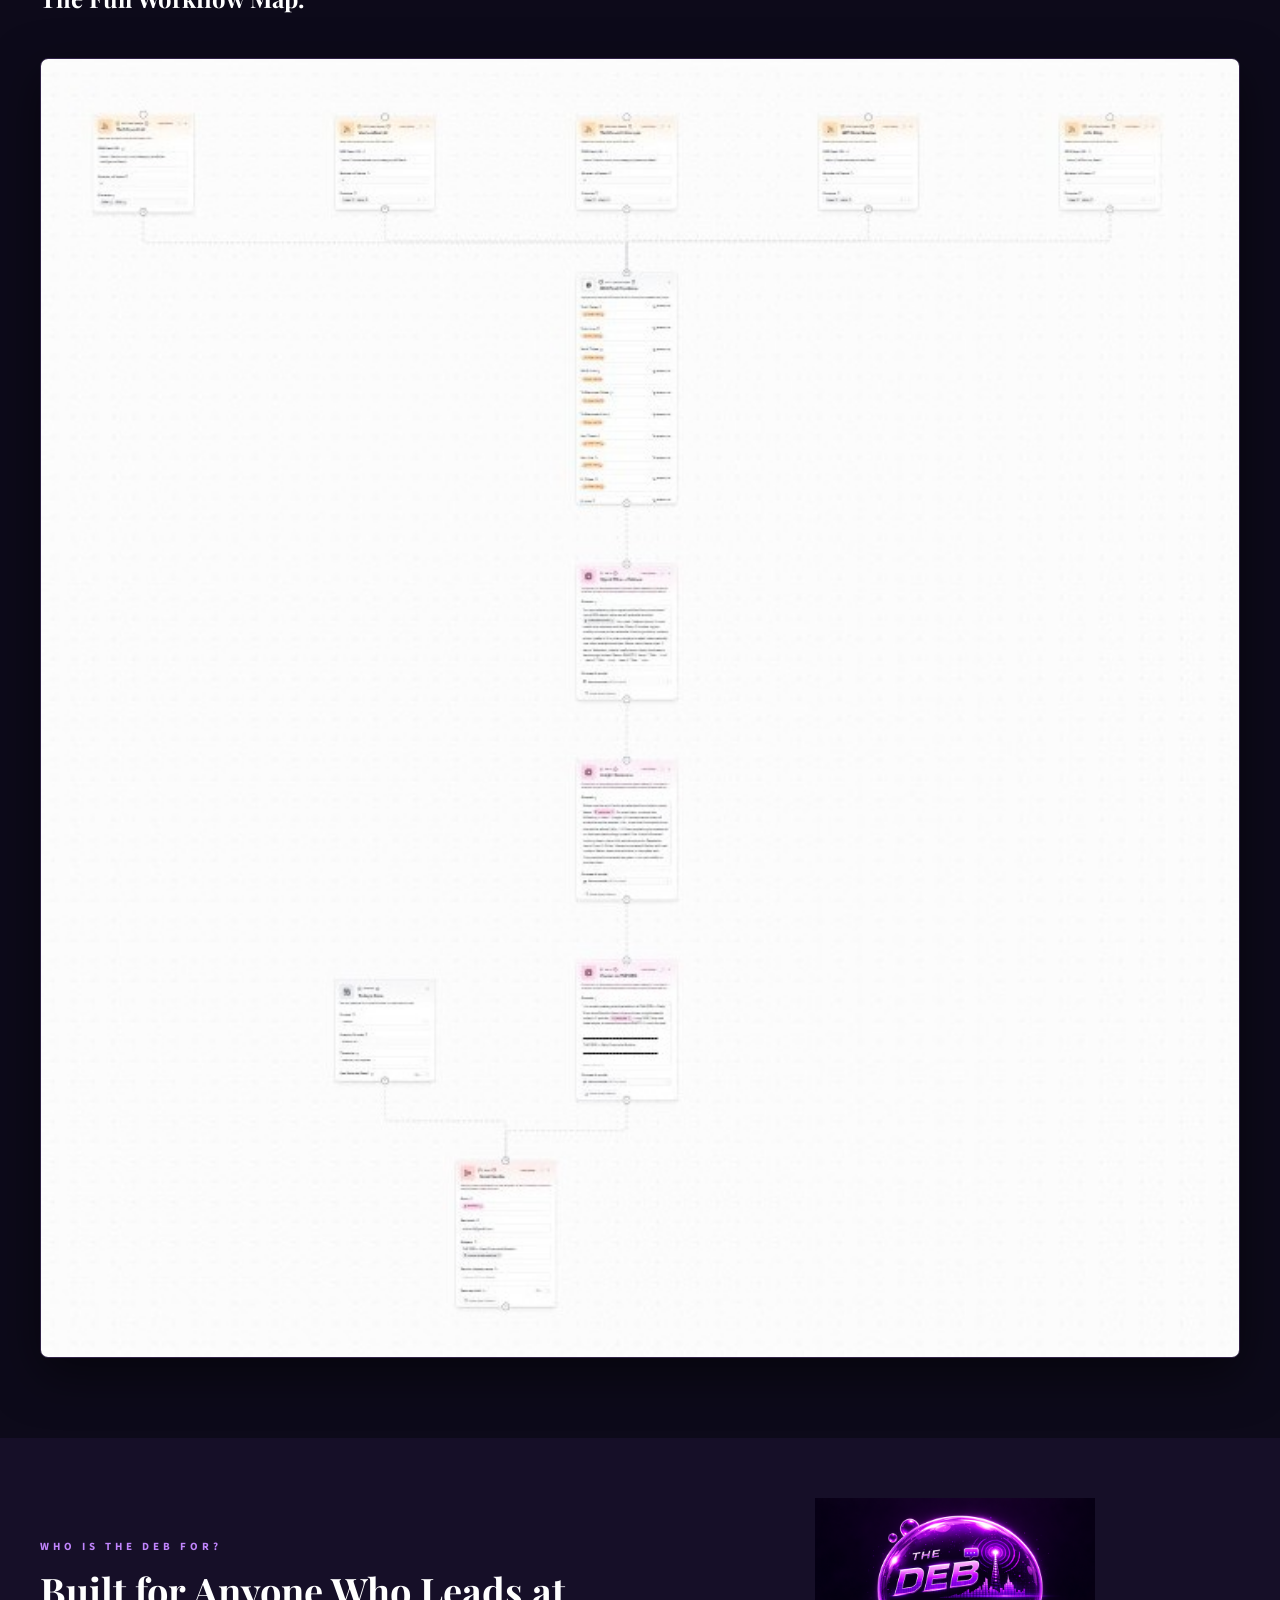
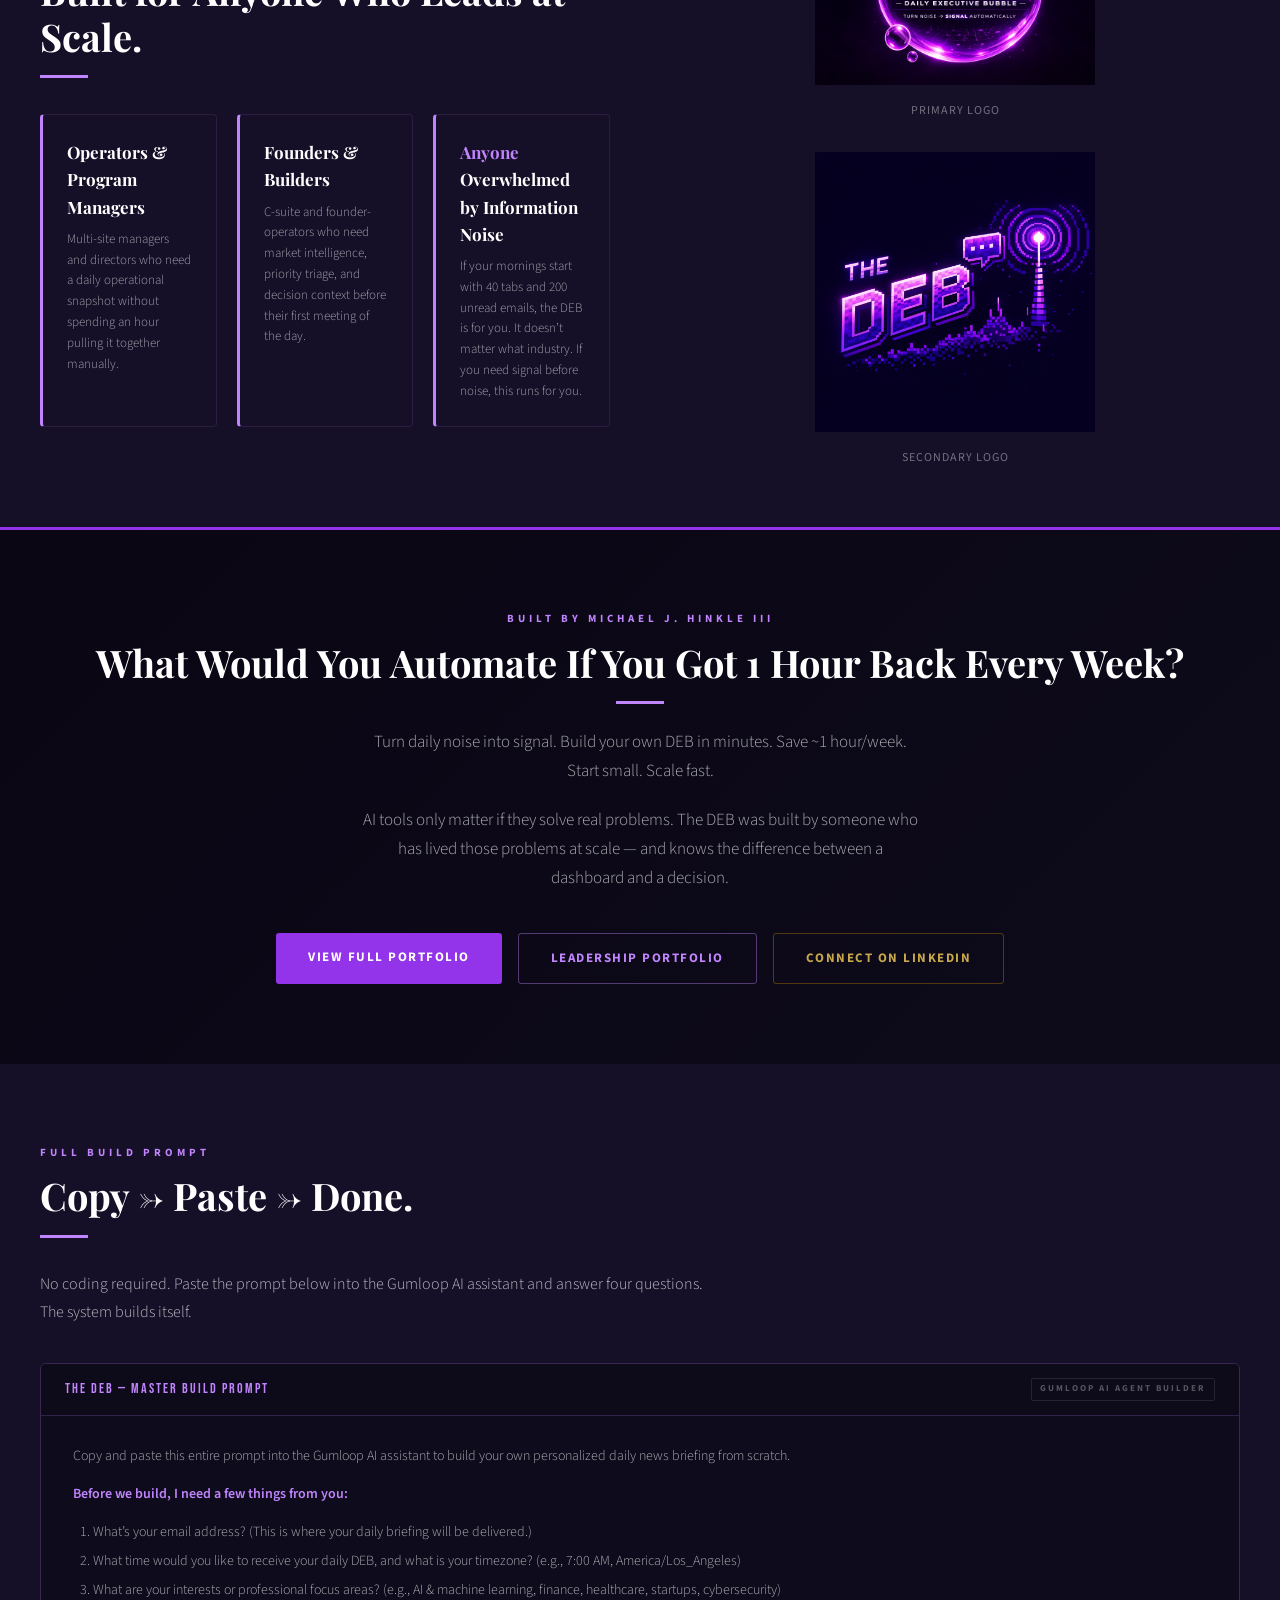
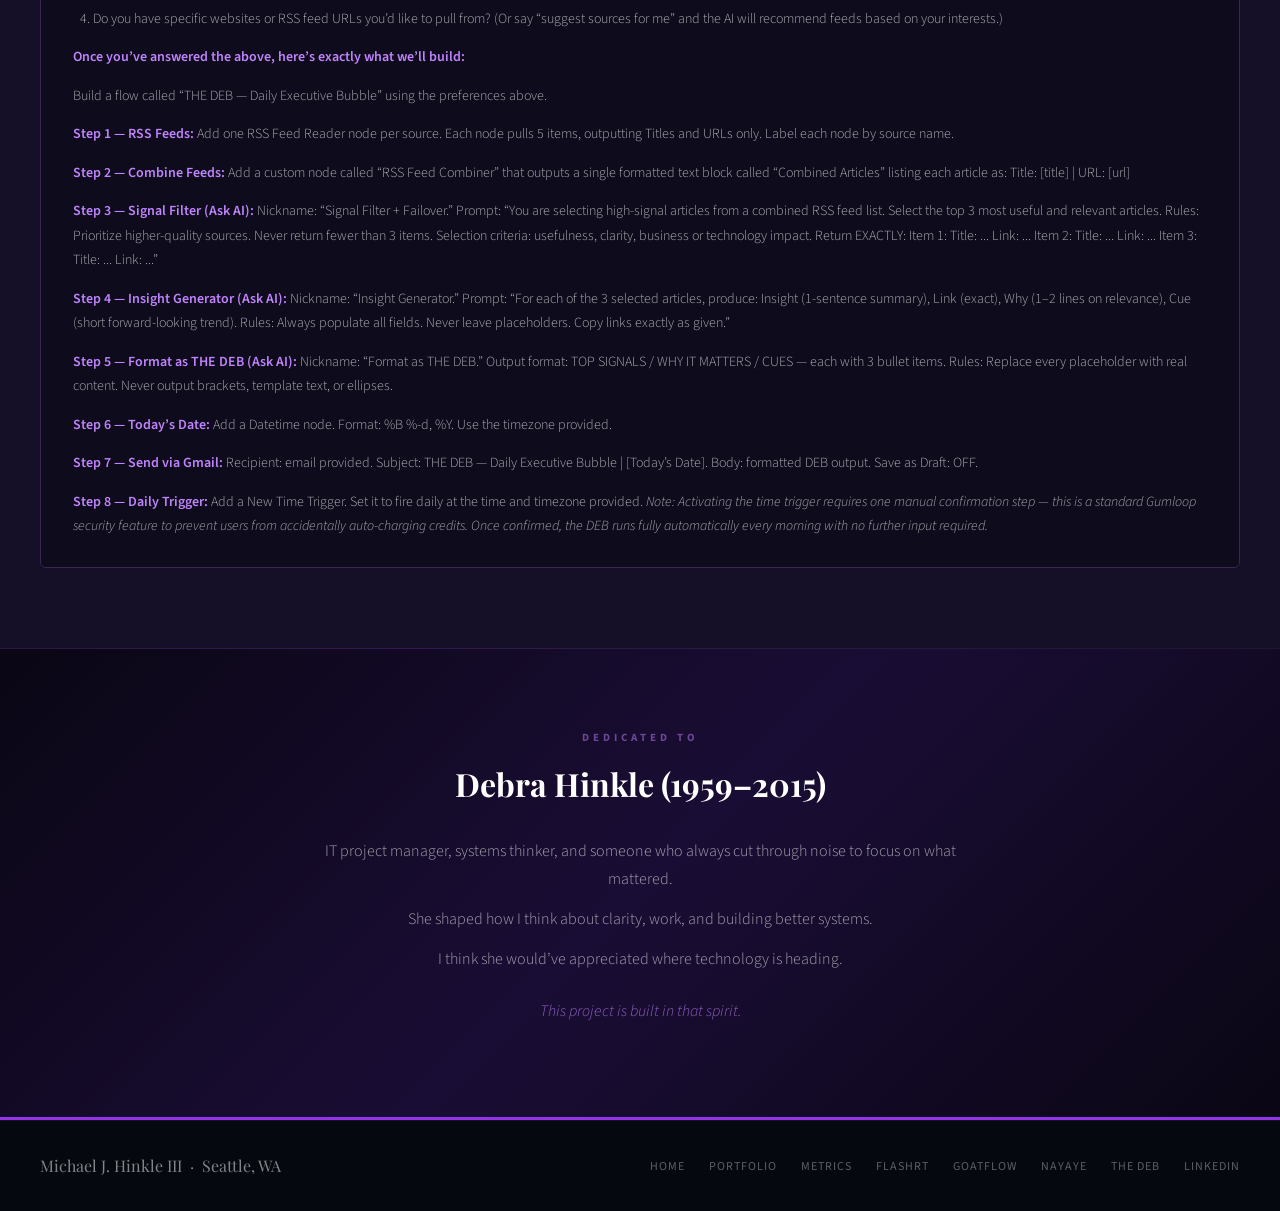
<file: deb.html>
<!DOCTYPE html>
<html lang="en">
<head>
<meta charset="UTF-8">
<meta name="viewport" content="width=device-width, initial-scale=1.0">
<title>The DEB — Daily Executive Bubble | Michael J. Hinkle III</title>
<meta name="description" content="The DEB: AI-automated daily executive briefing system built on Gumloop. Designed by Michael J. Hinkle III.">
<link href="https://fonts.googleapis.com/css2?family=Playfair+Display:ital,wght@0,400;0,700;0,900;1,400;1,700&family=Source+Sans+3:ital,wght@0,300;0,400;0,600;0,700;1,300;1,400&family=Bebas+Neue&display=swap" rel="stylesheet">
<style>
:root{
  --navy:#1a2b48;--navy-dark:#0f1a2e;
  --gold:#b8860b;--gold-light:#c8a84b;
  --deb-bg:#0d0a1a;--deb-surface:#160f28;--deb-surface2:#1e1435;
  --deb-blue:#9333ea;--deb-blue-light:#c084fc;
  --deb-accent:#f0e8f5;
}
*,*::before,*::after{box-sizing:border-box;margin:0;padding:0;}
html{scroll-behavior:smooth;}
body{font-family:"Source Sans 3",sans-serif;background:var(--deb-bg);color:var(--deb-accent);line-height:1.6;}
.site-nav{position:fixed;top:0;left:0;right:0;height:64px;background:rgba(10,14,26,0.97);backdrop-filter:blur(12px);display:flex;align-items:center;justify-content:space-between;padding:0 40px;z-index:1000;border-bottom:1px solid rgba(192,132,252,0.2);}
.nav-brand{font-family:"Playfair Display",serif;font-size:18px;font-weight:700;color:#fff;text-decoration:none;}
.nav-brand span{color:var(--deb-blue-light);}
.nav-links{display:flex;gap:22px;align-items:center;list-style:none;}
.nav-links a{color:rgba(255,255,255,0.6);text-decoration:none;font-size:13px;font-weight:600;letter-spacing:1.2px;text-transform:uppercase;transition:color 0.2s;}
.nav-links a:hover,.nav-links a.active{color:var(--deb-blue-light);}
.nav-links .nav-cta{background:var(--deb-blue);color:#fff !important;padding:8px 18px;border-radius:3px;}
.nav-links .nav-cta:hover{background:var(--deb-blue-light) !important;}
.deb-hero{min-height:85vh;background:linear-gradient(135deg,var(--deb-bg) 0%,#1a0d35 50%,#0a0614 100%);display:flex;align-items:center;padding:100px 40px 60px;position:relative;overflow:hidden;}
.deb-hero::before{content:"";position:absolute;inset:0;background:radial-gradient(ellipse at 70% 40%,rgba(147,51,234,0.12) 0%,transparent 60%);}
.deb-hero-inner{max-width:1200px;margin:0 auto;width:100%;display:grid;grid-template-columns:1fr 480px;gap:80px;align-items:center;position:relative;z-index:1;}
.hero-eyebrow{font-size:11px;font-weight:700;letter-spacing:4px;text-transform:uppercase;color:var(--deb-blue-light);margin-bottom:20px;display:block;}
.hero-logo{margin-bottom:24px;}
.hero-logo img{height:100px;width:auto;}
.hero-rule{width:60px;height:3px;background:linear-gradient(90deg,var(--deb-blue-light),transparent);margin-bottom:28px;}
.hero-tagline{font-size:17px;font-weight:300;color:rgba(255,255,255,0.75);line-height:1.7;max-width:520px;margin-bottom:40px;}
.hero-tagline strong{color:#fff;font-weight:600;}
.hero-actions{display:flex;gap:16px;flex-wrap:wrap;}
.btn-deb{display:inline-block;background:var(--deb-blue);color:#fff;padding:14px 32px;text-decoration:none;font-size:13px;font-weight:700;letter-spacing:1.5px;text-transform:uppercase;border-radius:3px;transition:all 0.2s;}
.btn-deb:hover{background:var(--deb-blue-light);transform:translateY(-1px);}
.btn-deb-outline{display:inline-block;border:1.5px solid rgba(192,132,252,0.4);color:var(--deb-blue-light);padding:14px 32px;text-decoration:none;font-size:13px;font-weight:700;letter-spacing:1.5px;text-transform:uppercase;border-radius:3px;transition:all 0.2s;}
.btn-deb-outline:hover{border-color:var(--deb-blue-light);background:rgba(192,132,252,0.08);}
.btn-gold{display:inline-block;border:1.5px solid rgba(184,134,11,0.4);color:#c8a84b;padding:14px 32px;text-decoration:none;font-size:13px;font-weight:700;letter-spacing:1.5px;text-transform:uppercase;border-radius:3px;transition:all 0.2s;}
.btn-gold:hover{border-color:#c8a84b;background:rgba(184,134,11,0.08);}
.hero-node-img{border-radius:8px;overflow:hidden;box-shadow:0 32px 80px rgba(0,0,0,0.7),0 0 0 1px rgba(192,132,252,0.15);}
.hero-node-img img{width:100%;display:block;}
.deb-stats{background:var(--deb-surface);padding:40px;border-top:3px solid var(--deb-blue);border-bottom:1px solid rgba(192,132,252,0.1);}
.deb-stats-inner{max-width:1200px;margin:0 auto;display:grid;grid-template-columns:repeat(4,1fr);gap:32px;}
.deb-stat{text-align:center;}
.deb-stat-num{font-family:"Bebas Neue",sans-serif;font-size:48px;line-height:1;color:#e879f9;margin-bottom:6px;}
.deb-stat-label{font-size:11px;font-weight:700;letter-spacing:2px;text-transform:uppercase;color:rgba(255,255,255,0.5);}
.section{padding:80px 40px;}
.section-inner{max-width:1200px;margin:0 auto;}
.section-eyebrow{font-size:11px;font-weight:700;letter-spacing:4px;text-transform:uppercase;color:var(--deb-blue-light);margin-bottom:12px;}
.section-title{font-family:"Playfair Display",serif;font-size:clamp(26px,3vw,38px);font-weight:700;color:#fff;margin-bottom:16px;line-height:1.2;}
.section-rule{width:48px;height:3px;background:var(--deb-blue-light);margin-bottom:32px;}
.section-body{font-size:16px;font-weight:300;line-height:1.8;color:rgba(255,255,255,0.7);max-width:680px;}
.section-body p{margin-bottom:20px;}
.section-body strong{font-weight:600;color:#fff;}
.output-grid{display:grid;grid-template-columns:repeat(3,1fr);gap:20px;margin-top:36px;}
.output-card{background:var(--deb-surface);border:1px solid rgba(192,132,252,0.15);border-top:3px solid var(--deb-blue-light);border-radius:4px;padding:24px;}
.output-card-num{font-family:"Bebas Neue",sans-serif;font-size:32px;color:var(--deb-blue-light);margin-bottom:8px;}
.output-card-title{font-family:"Playfair Display",serif;font-size:16px;font-weight:700;color:#fff;margin-bottom:8px;}
.output-card-desc{font-size:13px;font-weight:300;color:rgba(255,255,255,0.6);line-height:1.6;}
.workflow-steps{margin-top:40px;}
.workflow-step{display:grid;grid-template-columns:80px 1fr 1fr;gap:32px;align-items:center;margin-bottom:40px;padding-bottom:40px;border-bottom:1px solid rgba(192,132,252,0.08);}
.workflow-step:last-child{border-bottom:none;margin-bottom:0;padding-bottom:0;}
.step-num{font-family:"Bebas Neue",sans-serif;font-size:64px;line-height:1;color:rgba(192,132,252,0.2);text-align:center;}
.step-title{font-family:"Playfair Display",serif;font-size:20px;font-weight:700;color:#fff;margin-bottom:8px;}
.step-desc{font-size:14px;font-weight:300;color:rgba(255,255,255,0.65);line-height:1.7;}
.step-img{border-radius:6px;overflow:hidden;border:1px solid rgba(192,132,252,0.15);box-shadow:0 8px 32px rgba(0,0,0,0.4);}
.step-img img{width:100%;display:block;}
.node-full{border-radius:8px;overflow:hidden;border:1px solid rgba(192,132,252,0.2);box-shadow:0 16px 48px rgba(0,0,0,0.5);margin-top:40px;}
.node-full img{width:100%;display:block;}
.audience-grid{display:grid;grid-template-columns:repeat(3,1fr);gap:20px;margin-top:36px;}
.audience-card{background:var(--deb-surface);border:1px solid rgba(192,132,252,0.12);border-left:3px solid var(--deb-blue-light);border-radius:4px;padding:24px;}
.audience-card-title{font-family:"Playfair Display",serif;font-size:17px;font-weight:700;color:#fff;margin-bottom:8px;}
.audience-card-desc{font-size:13px;font-weight:300;color:rgba(255,255,255,0.6);line-height:1.6;}
.logo-split{background:var(--deb-surface);padding:60px 40px;}
.logo-split-inner{max-width:1200px;margin:0 auto;display:grid;grid-template-columns:1fr 1fr;gap:60px;align-items:center;}
.logo-display{text-align:center;}
.logo-display img{max-width:280px;width:100%;margin:0 auto;display:block;}
.logo-caption{margin-top:16px;font-size:12px;color:rgba(255,255,255,0.4);letter-spacing:1px;text-transform:uppercase;}
.cta-section{background:linear-gradient(135deg,#0a0614,var(--deb-bg));padding:80px 40px;text-align:center;border-top:3px solid var(--deb-blue);}
.cta-body{font-size:17px;font-weight:300;color:rgba(255,255,255,0.65);max-width:560px;margin:0 auto 40px;line-height:1.7;}
.cta-actions{display:flex;gap:16px;justify-content:center;flex-wrap:wrap;}
.site-footer{background:#06080f;border-top:1px solid rgba(192,132,252,0.08);padding:32px 40px;display:flex;justify-content:space-between;align-items:center;flex-wrap:wrap;gap:16px;}
.footer-brand{font-family:"Playfair Display",serif;font-size:16px;color:rgba(255,255,255,0.5);}
.footer-nav{display:flex;gap:24px;flex-wrap:wrap;}
.footer-nav a{font-size:12px;color:rgba(255,255,255,0.35);text-decoration:none;letter-spacing:1px;text-transform:uppercase;transition:color 0.2s;}
.footer-nav a:hover{color:var(--deb-blue-light);}
/* ---- PIPELINE STEPS ---- */
.pipeline-steps { margin-top: 40px; display: flex; flex-direction: column; gap: 0; }
.pipeline-step {
  display: grid; grid-template-columns: 56px 1fr 40px;
  align-items: center; gap: 20px;
  padding: 20px 0;
  border-bottom: 1px solid rgba(192,132,252,0.08);
}
.pipeline-step:last-child { border-bottom: none; }
.pipeline-icon {
  width: 48px; height: 48px;
  border: 1px solid rgba(192,132,252,0.2);
  border-radius: 4px;
  display: flex; align-items: center; justify-content: center;
  background: rgba(192,132,252,0.04);
  flex-shrink: 0;
}
.pipeline-title {
  font-family: "Playfair Display", serif;
  font-size: 17px; font-weight: 700; color: #fff; margin-bottom: 4px;
}
.pipeline-desc { font-size: 14px; font-weight: 300; color: rgba(255,255,255,0.6); line-height: 1.65; }
.pipeline-arrow { font-size: 20px; color: rgba(192,132,252,0.3); text-align: center; }

/* ---- PROMPT BLOCK ---- */
.prompt-block {
  margin-top: 36px;
  border: 1px solid rgba(192,132,252,0.2);
  border-radius: 6px;
  overflow: hidden;
}
.prompt-block-header {
  background: #0d0a1a;
  border-bottom: 1px solid rgba(192,132,252,0.2);
  padding: 14px 24px;
  display: flex; justify-content: space-between; align-items: center; flex-wrap: wrap; gap: 8px;
}
.prompt-block-label {
  font-family: "Bebas Neue", sans-serif;
  font-size: 14px; letter-spacing: 2px;
  color: var(--deb-blue-light);
}
.prompt-block-badge {
  font-size: 9px; font-weight: 700;
  letter-spacing: 2px; text-transform: uppercase;
  color: rgba(255,255,255,0.3);
  border: 1px solid rgba(255,255,255,0.1);
  padding: 3px 8px; border-radius: 2px;
}
.prompt-block-body {
  padding: 28px 32px;
  background: rgba(13,10,26,0.8);
}
.prompt-block-body p {
  font-size: 14px; font-weight: 300;
  color: rgba(255,255,255,0.65); line-height: 1.75;
  margin-bottom: 14px;
}
.prompt-block-body p:last-child { margin-bottom: 0; }
.prompt-block-body p strong { font-weight: 600; color: var(--deb-blue-light); }
.prompt-block-body ol {
  padding-left: 20px; margin-bottom: 14px;
  display: flex; flex-direction: column; gap: 6px;
}
.prompt-block-body ol li {
  font-size: 14px; font-weight: 300;
  color: rgba(255,255,255,0.65); line-height: 1.65;
}

/* ---- DEDICATION ---- */
.deb-dedication {
  background: linear-gradient(135deg, #0a0614 0%, #1a0d35 50%, #0a0614 100%);
  border-top: 1px solid rgba(192,132,252,0.12);
  border-bottom: 3px solid var(--deb-blue);
  padding: 80px 40px;
  text-align: center;
}
.deb-dedication-inner { max-width: 640px; margin: 0 auto; }
.deb-dedication-name {
  font-family: "Playfair Display", serif;
  font-size: clamp(22px, 3vw, 32px);
  font-weight: 700; color: #fff;
  margin: 12px 0 28px;
}
.deb-dedication-inner p {
  font-size: 16px; font-weight: 300;
  color: rgba(255,255,255,0.6); line-height: 1.75;
  margin-bottom: 12px;
}
.deb-dedication-close {
  margin-top: 24px !important;
  font-style: italic;
  color: rgba(192,132,252,0.7) !important;
}

@media(max-width:900px){
  .deb-hero-inner{grid-template-columns:1fr;}
  .hero-node-img{display:none;}
  .output-grid{grid-template-columns:1fr;}
  .workflow-step{grid-template-columns:1fr;gap:16px;}
  .pipeline-step { grid-template-columns: 40px 1fr; }
  .pipeline-arrow { display: none; }
  .prompt-block-header { flex-direction: column; align-items: flex-start; }
  .deb-dedication { padding: 60px 24px; }

  .audience-grid{grid-template-columns:1fr;}
  .logo-split-inner{grid-template-columns:1fr;}
  .deb-stats-inner{grid-template-columns:repeat(2,1fr);}
  .site-nav{padding:0 20px;}
  .section{padding:60px 20px;}
}

  /* ── UNIVERSAL NAV (mobile-responsive) ── */
  .site-nav{position:fixed;top:0;left:0;right:0;height:64px;background:rgba(15,26,46,0.97);backdrop-filter:blur(12px);display:flex;align-items:center;justify-content:space-between;padding:0 40px;z-index:1000;border-bottom:1px solid rgba(184,134,11,0.25);}
  .nav-brand{font-family:'Playfair Display',serif;font-size:18px;font-weight:700;color:#fff;text-decoration:none;}
  .nav-brand span{color:#c8a84b;}
  .nav-links{display:flex;gap:18px;align-items:center;list-style:none;}
  .nav-links a{color:rgba(255,255,255,0.65);text-decoration:none;font-size:12px;font-weight:600;letter-spacing:1.2px;text-transform:uppercase;transition:color 0.2s;}
  .nav-links a:hover,.nav-links a.active{color:#c8a84b;}
  .nav-links .nav-cta{background:#b8860b;color:#fff !important;padding:7px 16px;font-size:11px !important;}
  .nav-links .nav-cta:hover{background:#c8a84b !important;color:#0f1a2e !important;}
  /* Hamburger */
  .nav-hamburger{display:none;flex-direction:column;gap:5px;cursor:pointer;padding:6px;background:none;border:none;z-index:1010;}
  .nav-hamburger span{display:block;width:24px;height:2px;background:#fff;border-radius:2px;transition:all 0.25s;}
  .nav-hamburger.open span:nth-child(1){transform:translateY(7px) rotate(45deg);}
  .nav-hamburger.open span:nth-child(2){opacity:0;}
  .nav-hamburger.open span:nth-child(3){transform:translateY(-7px) rotate(-45deg);}
  @media(max-width:860px){
    .site-nav{padding:0 20px;}
    .nav-hamburger{display:flex;}
    .nav-links{
      display:none;flex-direction:column;gap:0;
      position:fixed;top:64px;left:0;right:0;bottom:0;
      background:rgba(10,18,35,0.99);backdrop-filter:blur(16px);
      padding:24px 0 40px;overflow-y:auto;z-index:999;
      border-top:1px solid rgba(184,134,11,0.2);
    }
    .nav-links.open{display:flex;}
    .nav-links li{width:100%;}
    .nav-links a{
      display:block;width:100%;padding:16px 32px;
      font-size:14px;letter-spacing:1.5px;
      border-bottom:1px solid rgba(255,255,255,0.05);
      color:rgba(255,255,255,0.75);
    }
    .nav-links a:hover,.nav-links a.active{color:#c8a84b;background:rgba(184,134,11,0.06);}
    .nav-links .nav-cta{
      margin:20px 32px 0;width:auto;
      padding:14px 20px;text-align:center;
      background:rgba(184,134,11,0.15);
      border:1px solid rgba(184,134,11,0.4);
      color:#c8a84b !important;
    }
    .nav-links .nav-cta:hover{background:rgba(184,134,11,0.28) !important;color:#fff !important;}
  }

</style>
</head>
<body>
<nav class="site-nav">
  <a href="index.html" class="nav-brand">MJH<span>III</span></a>
  <button class="nav-hamburger" id="nav-hamburger" aria-label="Menu" onclick="toggleNav()">
    <span></span><span></span><span></span>
  </button>
  <ul class="nav-links" id="nav-links">
    <li><a href="index.html">Home</a></li>
    <li><a href="portfolio.html">Portfolio</a></li>
    <li><a href="metrics.html">Metrics</a></li>
    <li><a href="goatvisionseattle.html">GOATvision</a></li>
    <li><a href="goatflow.html">GOATflow</a></li>
    <li><a href="nayaye.html">NayAye</a></li>
    <li><a href="deb.html" class="active">The DEB</a></li>
    <li><a href="flashrt.html">FlashRT</a></li>
    <li><a href="https://aiguide.michaeljhinkle.com" target="_blank" rel="noopener">AI Guide</a></li>
    <li><a href="https://linkedin.com/in/michaeljhinkle" target="_blank" rel="noopener" class="nav-cta">LinkedIn</a></li>
</ul>
</nav>
<script>
function toggleNav(){
  var h=document.getElementById('nav-hamburger');
  var n=document.getElementById('nav-links');
  h.classList.toggle('open');
  n.classList.toggle('open');
  document.body.style.overflow=n.classList.contains('open')?'hidden':'';
}
// Close menu when a link is clicked
document.addEventListener('DOMContentLoaded',function(){
  var links=document.querySelectorAll('.nav-links a');
  links.forEach(function(l){l.addEventListener('click',function(){
    document.getElementById('nav-hamburger').classList.remove('open');
    document.getElementById('nav-links').classList.remove('open');
    document.body.style.overflow='';
  });});
});
</script><section class="deb-hero">
  <div class="deb-hero-inner">
    <div>
      <span class="hero-eyebrow">AI-Automated Executive Briefing System</span>
      <div class="hero-logo"><img src="The_DEB_primary_logo.png" alt="The DEB"></div>
      <div class="hero-rule"></div>
      <p class="hero-tagline"><strong>Turn Noise &rarr; Signal Automatically.</strong> The DEB delivers a <strong>structured, AI-generated executive briefing</strong> every morning &mdash; synthesizing operational data, news, and priorities into a single, actionable daily brief. Built on Gumloop with a multi-node automation architecture.</p>
      <div class="hero-actions">
        <a href="#workflow" class="btn-deb">See the Workflow</a>
        <a href="#workflow" class="btn-deb-outline">View Output</a>
        <a href="index.html" class="btn-gold">Full Portfolio</a>
      </div>
    </div>
    <div class="hero-node-img">
      <img src="gumloop_the_deb_node_structure.jpg" alt="The DEB Node Structure">
    </div>
  </div>
</section>
<div class="deb-stats">
  <div class="deb-stats-inner">
    <div class="deb-stat"><div class="deb-stat-num">AI</div><div class="deb-stat-label">GPT-4 Powered</div></div>
    <div class="deb-stat"><div class="deb-stat-num">Daily</div><div class="deb-stat-label">Automated Delivery</div></div>
    <div class="deb-stat"><div class="deb-stat-num">AI</div><div class="deb-stat-label">Assembled Workflow</div></div>
    <div class="deb-stat"><div class="deb-stat-num">1</div><div class="deb-stat-label">Manual Step &mdash; Time Trigger Setup</div></div>
  </div>
</div>
<section class="section" id="about">
  <div class="section-inner">
    <div class="section-eyebrow">What Is The DEB?</div>
    <h2 class="section-title">Your Morning Brief. Automated. Intelligent. Actionable.</h2>
    <div class="section-rule"></div>
    <div class="section-body">
      <p>The DEB — Daily Executive Bubble — is an AI-powered briefing system that eliminates the cognitive overhead of morning information triage. Instead of spending 30-45 minutes scanning emails, news feeds, and operational dashboards, the DEB synthesizes it all into a <strong>single structured brief delivered before the workday begins</strong>.</p>
      <p>Built on Gumloop with a multi-node workflow architecture, the DEB pulls from configurable data sources, runs them through a GPT-4 synthesis layer, and outputs a formatted executive brief tailored to the user's role, priorities, and communication preferences.</p>
      <p>This is not a dashboard. It is not a summary tool. It is a <strong>fully automated intelligence briefing system</strong> — the kind of thing that used to require a dedicated analyst, now running on a $20/month automation stack.</p>
    </div>
  </div>
</section>
<section class="section" id="output" style="background:var(--deb-surface);padding-top:60px;padding-bottom:60px;">
  <div class="section-inner">
    <div class="section-eyebrow">Output Architecture</div>
    <h2 class="section-title">What the DEB Delivers Every Morning.</h2>
    <div class="section-rule"></div>
    <p class="section-body">Every edition of the DEB delivers three core outputs. They are structured to move the reader from information to insight to action in under five minutes — no noise, no filler, no wall of AI text.</p>
    <div class="output-grid">
      <div class="output-card">
        <div class="output-card-num">01</div>
        <div class="output-card-title">Top 3 Signals</div>
        <div class="output-card-desc">The most important developments surfaced from configured feeds that day — ranked by relevance, deduplicated, and stripped of noise before they reach you.</div>
      </div>
      <div class="output-card">
        <div class="output-card-num">02</div>
        <div class="output-card-title">Why It Matters</div>
        <div class="output-card-desc">Context that turns raw information into insight. For each signal, the AI generates 1&ndash;2 lines on business or technology impact &mdash; so you know what to do with it, not just that it happened.</div>
      </div>
      <div class="output-card">
        <div class="output-card-num">03</div>
        <div class="output-card-title">Forward-Looking Cues</div>
        <div class="output-card-desc">Early indicators of what&rsquo;s next. Each signal includes a forward-looking trend cue &mdash; a short synthesized read on where the signal points and what to watch.</div>
      </div>
    </div>
  </div>
</section>

<!-- BEHIND THE SCENES -->
<section class="section" id="pipeline" style="background:var(--deb-surface2);">
  <div class="section-inner">
    <div class="section-eyebrow">What&rsquo;s Happening Behind the Scenes</div>
    <h2 class="section-title">Four Stages. Zero Manual Work.</h2>
    <div class="section-rule"></div>
    <p class="section-body">From the moment the trigger fires to the moment the brief lands in the inbox, the DEB runs a four-stage automated pipeline &mdash; invisible, reliable, and reproducible every morning.</p>
    <div class="pipeline-steps">
      <div class="pipeline-step">
        <div class="pipeline-icon">
          <svg width="24" height="24" viewBox="0 0 24 24" fill="none"><rect x="3" y="3" width="7" height="7" rx="1" stroke="#c084fc" stroke-width="1.5"/><rect x="14" y="3" width="7" height="7" rx="1" stroke="#c084fc" stroke-width="1.5"/><rect x="3" y="14" width="7" height="7" rx="1" stroke="#c084fc" stroke-width="1.5"/><rect x="14" y="14" width="7" height="7" rx="1" stroke="#c084fc" stroke-width="1.5"/></svg>
        </div>
        <div class="pipeline-content">
          <div class="pipeline-title">Pulls Multiple Sources</div>
          <div class="pipeline-desc">Gathers from all configured RSS feeds simultaneously &mdash; no sequential bottlenecks, no missed sources.</div>
        </div>
        <div class="pipeline-arrow">&darr;</div>
      </div>
      <div class="pipeline-step">
        <div class="pipeline-icon">
          <svg width="24" height="24" viewBox="0 0 24 24" fill="none"><path d="M3 6h18M7 12h10M10 18h4" stroke="#c084fc" stroke-width="1.5" stroke-linecap="round"/></svg>
        </div>
        <div class="pipeline-content">
          <div class="pipeline-title">Filters Signal</div>
          <div class="pipeline-desc">Applies relevance scoring and deduplication &mdash; only the top 3 highest-signal articles advance to the insight layer.</div>
        </div>
        <div class="pipeline-arrow">&darr;</div>
      </div>
      <div class="pipeline-step">
        <div class="pipeline-icon">
          <svg width="24" height="24" viewBox="0 0 24 24" fill="none"><circle cx="12" cy="12" r="3" stroke="#c084fc" stroke-width="1.5"/><path d="M12 5v2M12 17v2M5 12H3M21 12h-2M7.05 7.05l-1.41-1.41M18.36 18.36l-1.41-1.41M7.05 16.95l-1.41 1.41M18.36 5.64l-1.41 1.41" stroke="#c084fc" stroke-width="1.5" stroke-linecap="round"/></svg>
        </div>
        <div class="pipeline-content">
          <div class="pipeline-title">Adds Insight</div>
          <div class="pipeline-desc">Generates why-it-matters context and a forward-looking cue per article &mdash; turning raw headlines into executive intelligence.</div>
        </div>
        <div class="pipeline-arrow">&darr;</div>
      </div>
      <div class="pipeline-step">
        <div class="pipeline-icon">
          <svg width="24" height="24" viewBox="0 0 24 24" fill="none"><path d="M12 2C6.48 2 2 6.48 2 12s4.48 10 10 10 10-4.48 10-10S17.52 2 12 2z" stroke="#c084fc" stroke-width="1.5"/><path d="M8 12l3 3 5-5" stroke="#c084fc" stroke-width="1.5" stroke-linecap="round" stroke-linejoin="round"/></svg>
        </div>
        <div class="pipeline-content">
          <div class="pipeline-title">Failover Protection</div>
          <div class="pipeline-desc">Retries failed steps automatically. If a feed is broken or returns weak content, the system substitutes a fallback source &mdash; you never receive an empty brief.</div>
        </div>
        <div class="pipeline-arrow" style="visibility:hidden;">&darr;</div>
      </div>
    </div>
  </div>
</section>

<section class="section" id="workflow">
  <div class="section-inner">
    <div class="section-eyebrow">Build Walkthrough</div>
    <h2 class="section-title">How It&rsquo;s Built &mdash; Step by Step.</h2>
    <div class="section-rule"></div>
    <p class="section-body" style="margin-bottom:0;">The DEB is built on Gumloop. No coding required. The AI assembles the workflow from a single master prompt &mdash; you answer four questions and hit Run. Every screenshot below is from the actual build process.</p>
    <div class="workflow-steps">
      <div class="workflow-step">
        <div class="step-num">01</div>
        <div class="step-content"><div class="step-title">Login &amp; Initialize Workspace</div><div class="step-desc">Access the Gumloop platform and initialize a new workflow. The DEB lives as a standalone automation that can be triggered manually or on a schedule.</div></div>
        <div class="step-img"><img src="gumloop_step1_after_login.jpg" alt="Step 1"></div>
      </div>
      <div class="workflow-step">
        <div class="step-num">02</div>
        <div class="step-content"><div class="step-title">Enter the Core Prompt</div><div class="step-desc">The master prompt defines the DEB's output structure, tone, and priorities. This is the intelligence layer — where the briefing format, section headers, and synthesis instructions are encoded.</div></div>
        <div class="step-img"><img src="gumloop_step2_enter_prompt.jpg" alt="Step 2"></div>
      </div>
      <div class="workflow-step">
        <div class="step-num">03</div>
        <div class="step-content"><div class="step-title">Configure Prompt Preferences</div><div class="step-desc">Role-specific preferences are set here — industry focus, communication style, priority weighting, and output length. This is what makes the DEB personalized rather than generic.</div></div>
        <div class="step-img"><img src="gumloop_step3_prompt_preferences.jpg" alt="Step 3"></div>
      </div>
      <div class="workflow-step">
        <div class="step-num">04</div>
        <div class="step-content"><div class="step-title">Build the Prompt Chain</div><div class="step-desc">The prompt chain connects data inputs to synthesis nodes. Each node handles a specific section of the brief — allowing modular updates without rebuilding the entire workflow.</div></div>
        <div class="step-img"><img src="gumloop_step4_prompt_continue.jpg" alt="Step 4"></div>
      </div>
      <div class="workflow-step">
        <div class="step-num">05</div>
        <div class="step-content"><div class="step-title">Extend &amp; Refine the Chain</div><div class="step-desc">Additional synthesis nodes are added for market intelligence, operational data, and decision prompts. Each node feeds into the final assembly layer.</div></div>
        <div class="step-img"><img src="gumloop_step5_prompt_continue.jpg" alt="Step 5"></div>
      </div>
      <div class="workflow-step">
        <div class="step-num">06</div>
        <div class="step-content"><div class="step-title">Test the DEB Output</div><div class="step-desc">Initial test run reveals output quality and formatting issues. The first run is intentionally imperfect — the testing phase is where the brief gets shaped into something actually useful.</div></div>
        <div class="step-img"><img src="gumloop_step6_test_deb.jpg" alt="Step 6"></div>
      </div>
      <div class="workflow-step">
        <div class="step-num">07</div>
        <div class="step-content"><div class="step-title">Refine &amp; Fix Output Quality</div><div class="step-desc">Prompt adjustments are made based on test output. This iteration cycle is where the DEB goes from "AI-generated text" to "executive-grade briefing."</div></div>
        <div class="step-img"><img src="gumloop_step7_test_deb_fixed.jpg" alt="Step 7"></div>
      </div>
      <div class="workflow-step">
        <div class="step-num">08</div>
        <div class="step-content"><div class="step-title">Run Final Test &amp; Save</div><div class="step-desc">Final validation run confirms output quality across all sections. The workflow is saved and configured for scheduled delivery.</div></div>
        <div class="step-img"><img src="gumloop_step8_run_save.jpg" alt="Step 8"></div>
      </div>
      <div class="workflow-step">
        <div class="step-num">09</div>
        <div class="step-content"><div class="step-title">The DEB &mdash; Live Output</div><div class="step-desc">The final product: a clean, structured plain-text email delivered to your inbox each morning. Top Signals, Why It Matters, and Forward-Looking Cues &mdash; formatted for fast reading, with source links included. No dashboard. No app. Just signal, delivered.</div></div>
        <div class="step-img"><img src="gumloop_step9_the_deb_output.jpg" alt="The DEB final output email"></div>
      </div>
    </div>
    <div class="section-eyebrow" style="margin-top:60px;">Node Architecture</div>
    <h3 style="font-family:'Playfair Display',serif;font-size:24px;font-weight:700;color:#fff;margin-bottom:16px;">The Full Workflow Map.</h3>
    <div class="node-full"><img src="gumloop_the_deb_node_structure.jpg" alt="Full Node Structure"></div>
  </div>
</section>
<div class="logo-split">
  <div class="logo-split-inner">
    <div>
      <div class="section-eyebrow">Who Is The DEB For?</div>
      <h2 class="section-title">Built for Anyone Who Leads at Scale.</h2>
      <div class="section-rule"></div>
      <div class="audience-grid">
        <div class="audience-card"><div class="audience-card-title">Operators &amp; Program Managers</div><div class="audience-card-desc">Multi-site managers and directors who need a daily operational snapshot without spending an hour pulling it together manually.</div></div>
        <div class="audience-card"><div class="audience-card-title">Founders &amp; Builders</div><div class="audience-card-desc">C-suite and founder-operators who need market intelligence, priority triage, and decision context before their first meeting of the day.</div></div>
        <div class="audience-card"><div class="audience-card-title"><span style="color:var(--deb-blue-light);">Anyone</span> Overwhelmed by Information Noise</div><div class="audience-card-desc">If your mornings start with 40 tabs and 200 unread emails, the DEB is for you. It doesn&rsquo;t matter what industry. If you need signal before noise, this runs for you.</div></div>
      </div>
    </div>
    <div>
      <div class="logo-display"><img src="The_DEB_primary_logo.png" alt="The DEB Primary Logo"><div class="logo-caption">Primary Logo</div></div>
      <div class="logo-display" style="margin-top:32px;"><img src="The_DEB_secondary_logo.png" alt="The DEB Secondary Logo"><div class="logo-caption">Secondary Logo</div></div>
    </div>
  </div>
</div>
<section class="cta-section">
  <div class="section-inner">
    <div class="section-eyebrow" style="color:var(--deb-blue-light);">Built by Michael J. Hinkle III</div>
    <h2 class="section-title">What Would You Automate If You Got 1 Hour Back Every Week?</h2>
    <div class="section-rule" style="margin:0 auto 24px;"></div>
    <p class="cta-body">Turn daily noise into signal. Build your own DEB in minutes. Save ~1 hour/week. Start small. Scale fast.</p>
    <p class="cta-body" style="margin-top:-20px;">AI tools only matter if they solve real problems. The DEB was built by someone who has lived those problems at scale — and knows the difference between a dashboard and a decision.</p>
    <div class="cta-actions">
      <a href="index.html" class="btn-deb">View Full Portfolio</a>
      <a href="portfolio.html" class="btn-deb-outline">Leadership Portfolio</a>
      <a href="https://linkedin.com/in/michaeljhinkle" target="_blank" class="btn-gold">Connect on LinkedIn</a>
    </div>
  </div>
</section>

<!-- FULL PROMPT SECTION -->
<section class="section" id="prompt" style="background:var(--deb-surface);">
  <div class="section-inner">
    <div class="section-eyebrow">Full Build Prompt</div>
    <h2 class="section-title">Copy &rarr; Paste &rarr; Done.</h2>
    <div class="section-rule"></div>
    <p class="section-body">No coding required. Paste the prompt below into the Gumloop AI assistant and answer four questions. The system builds itself.</p>
    <div class="prompt-block">
      <div class="prompt-block-header">
        <span class="prompt-block-label">THE DEB &mdash; Master Build Prompt</span>
        <span class="prompt-block-badge">Gumloop AI Agent Builder</span>
      </div>
      <div class="prompt-block-body">
        <p>Copy and paste this entire prompt into the Gumloop AI assistant to build your own personalized daily news briefing from scratch.</p>
        <p><strong>Before we build, I need a few things from you:</strong></p>
        <ol>
          <li>What&rsquo;s your email address? (This is where your daily briefing will be delivered.)</li>
          <li>What time would you like to receive your daily DEB, and what is your timezone? (e.g., 7:00 AM, America/Los_Angeles)</li>
          <li>What are your interests or professional focus areas? (e.g., AI &amp; machine learning, finance, healthcare, startups, cybersecurity)</li>
          <li>Do you have specific websites or RSS feed URLs you&rsquo;d like to pull from? (Or say &ldquo;suggest sources for me&rdquo; and the AI will recommend feeds based on your interests.)</li>
        </ol>
        <p><strong>Once you&rsquo;ve answered the above, here&rsquo;s exactly what we&rsquo;ll build:</strong></p>
        <p>Build a flow called &ldquo;THE DEB &mdash; Daily Executive Bubble&rdquo; using the preferences above.</p>
        <p><strong>Step 1 &mdash; RSS Feeds:</strong> Add one RSS Feed Reader node per source. Each node pulls 5 items, outputting Titles and URLs only. Label each node by source name.</p>
        <p><strong>Step 2 &mdash; Combine Feeds:</strong> Add a custom node called &ldquo;RSS Feed Combiner&rdquo; that outputs a single formatted text block called &ldquo;Combined Articles&rdquo; listing each article as: Title: [title] | URL: [url]</p>
        <p><strong>Step 3 &mdash; Signal Filter (Ask AI):</strong> Nickname: &ldquo;Signal Filter + Failover.&rdquo; Prompt: &ldquo;You are selecting high-signal articles from a combined RSS feed list. Select the top 3 most useful and relevant articles. Rules: Prioritize higher-quality sources. Never return fewer than 3 items. Selection criteria: usefulness, clarity, business or technology impact. Return EXACTLY: Item 1: Title: ... Link: ... Item 2: Title: ... Link: ... Item 3: Title: ... Link: ...&rdquo;</p>
        <p><strong>Step 4 &mdash; Insight Generator (Ask AI):</strong> Nickname: &ldquo;Insight Generator.&rdquo; Prompt: &ldquo;For each of the 3 selected articles, produce: Insight (1-sentence summary), Link (exact), Why (1&ndash;2 lines on relevance), Cue (short forward-looking trend). Rules: Always populate all fields. Never leave placeholders. Copy links exactly as given.&rdquo;</p>
        <p><strong>Step 5 &mdash; Format as THE DEB (Ask AI):</strong> Nickname: &ldquo;Format as THE DEB.&rdquo; Output format: TOP SIGNALS / WHY IT MATTERS / CUES &mdash; each with 3 bullet items. Rules: Replace every placeholder with real content. Never output brackets, template text, or ellipses.</p>
        <p><strong>Step 6 &mdash; Today&rsquo;s Date:</strong> Add a Datetime node. Format: %B %-d, %Y. Use the timezone provided.</p>
        <p><strong>Step 7 &mdash; Send via Gmail:</strong> Recipient: email provided. Subject: THE DEB &mdash; Daily Executive Bubble | [Today&rsquo;s Date]. Body: formatted DEB output. Save as Draft: OFF.</p>
        <p><strong>Step 8 &mdash; Daily Trigger:</strong> Add a New Time Trigger. Set it to fire daily at the time and timezone provided. <em>Note: Activating the time trigger requires one manual confirmation step &mdash; this is a standard Gumloop security feature to prevent users from accidentally auto-charging credits. Once confirmed, the DEB runs fully automatically every morning with no further input required.</em></p>
      </div>
    </div>
  </div>
</section>

<!-- DEDICATION -->
<section class="deb-dedication">
  <div class="section-inner">
    <div class="deb-dedication-inner">
      <div class="deb-dedication-text">
        <div class="section-eyebrow" style="color:rgba(192,132,252,0.5);">Dedicated To</div>
        <h2 class="deb-dedication-name">Debra Hinkle (1959&ndash;2015)</h2>
        <p>IT project manager, systems thinker, and someone who always cut through noise to focus on what mattered.</p>
        <p>She shaped how I think about clarity, work, and building better systems.</p>
        <p>I think she would&rsquo;ve appreciated where technology is heading.</p>
        <p class="deb-dedication-close"><em>This project is built in that spirit.</em></p>
      </div>
    </div>
  </div>
</section>
<footer class="site-footer">
  <div class="footer-brand">Michael J. Hinkle III &nbsp;&middot;&nbsp; Seattle, WA</div>
  <nav class="footer-nav">
    <a href="index.html">Home</a>
    <a href="portfolio.html">Portfolio</a>
    <a href="metrics.html">Metrics</a>
    <a href="flashrt.html">FlashRT</a>
    <a href="goatflow.html">GOATflow</a>
    <a href="nayaye.html">NayAye</a>
    <a href="deb.html">The DEB</a>
    <a href="https://linkedin.com/in/michaeljhinkle" target="_blank">LinkedIn</a>
  </nav>
</footer>
</body>
</html>
</file>
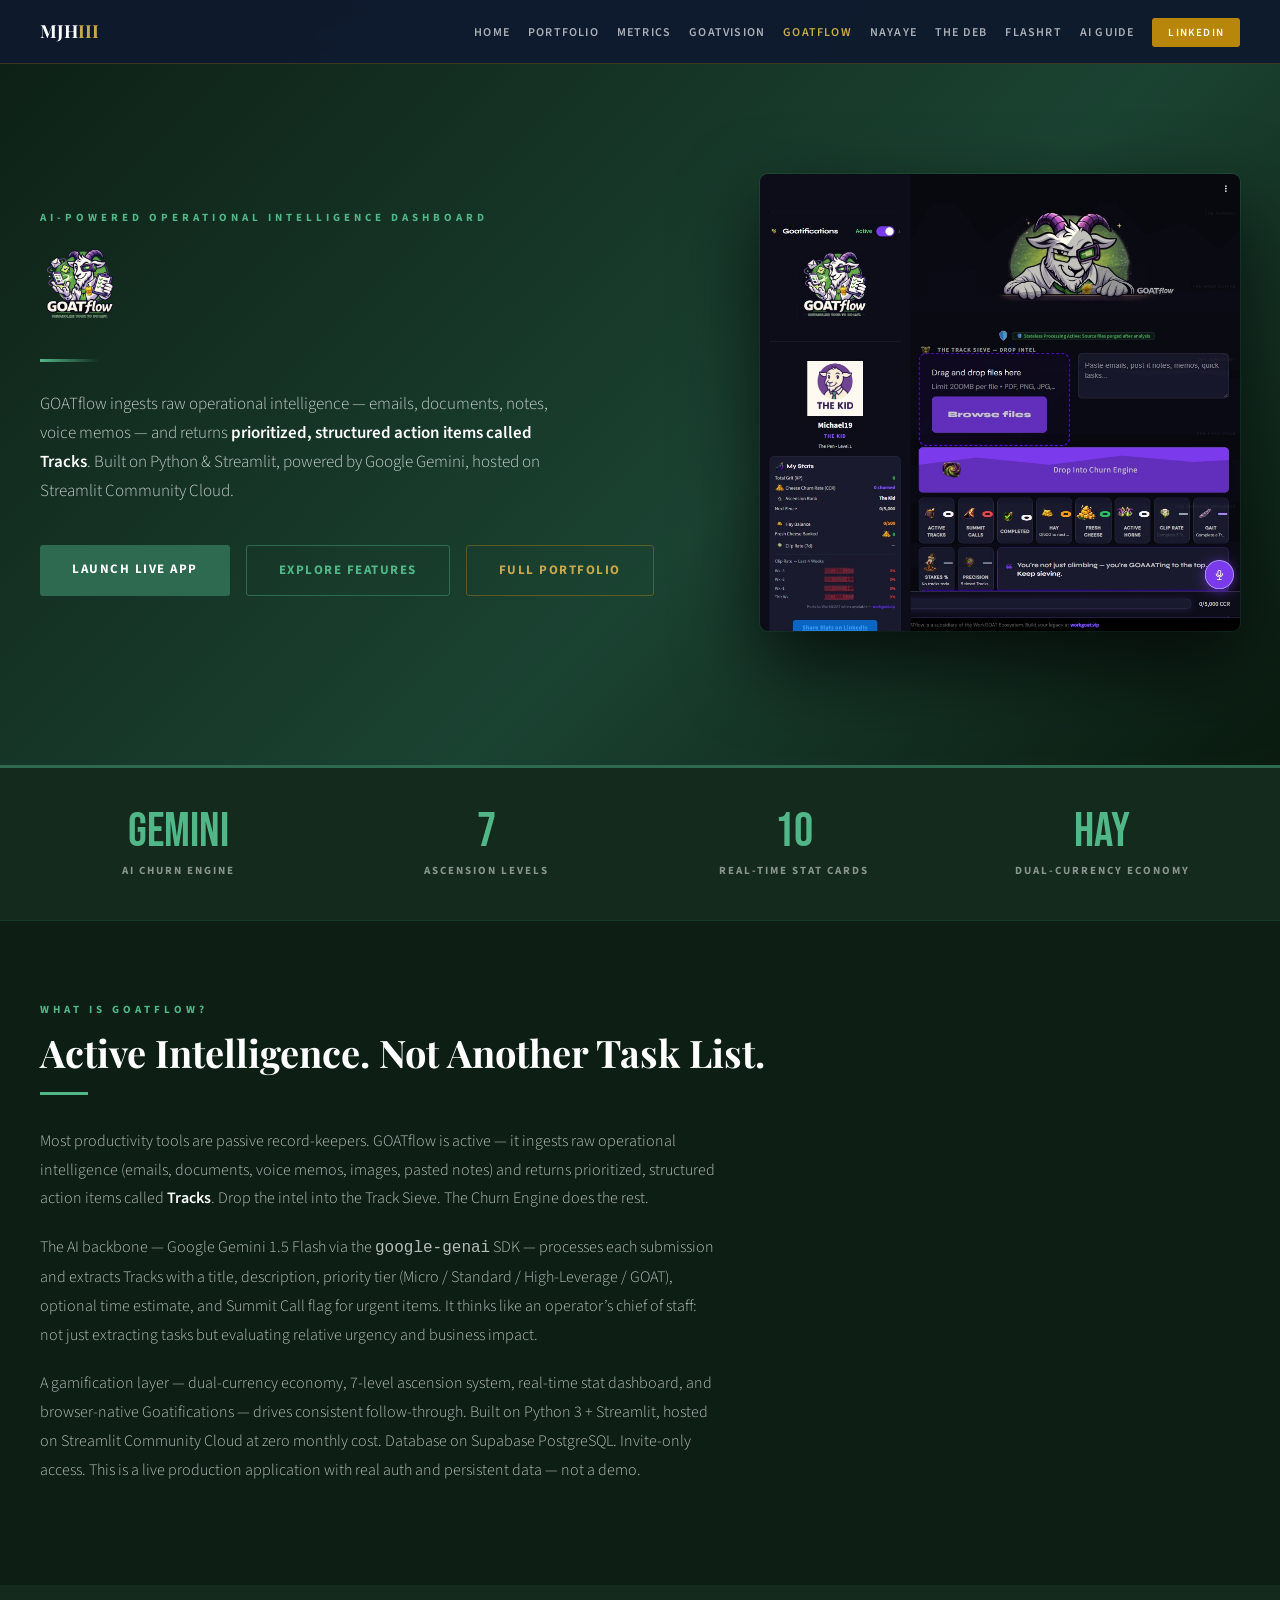
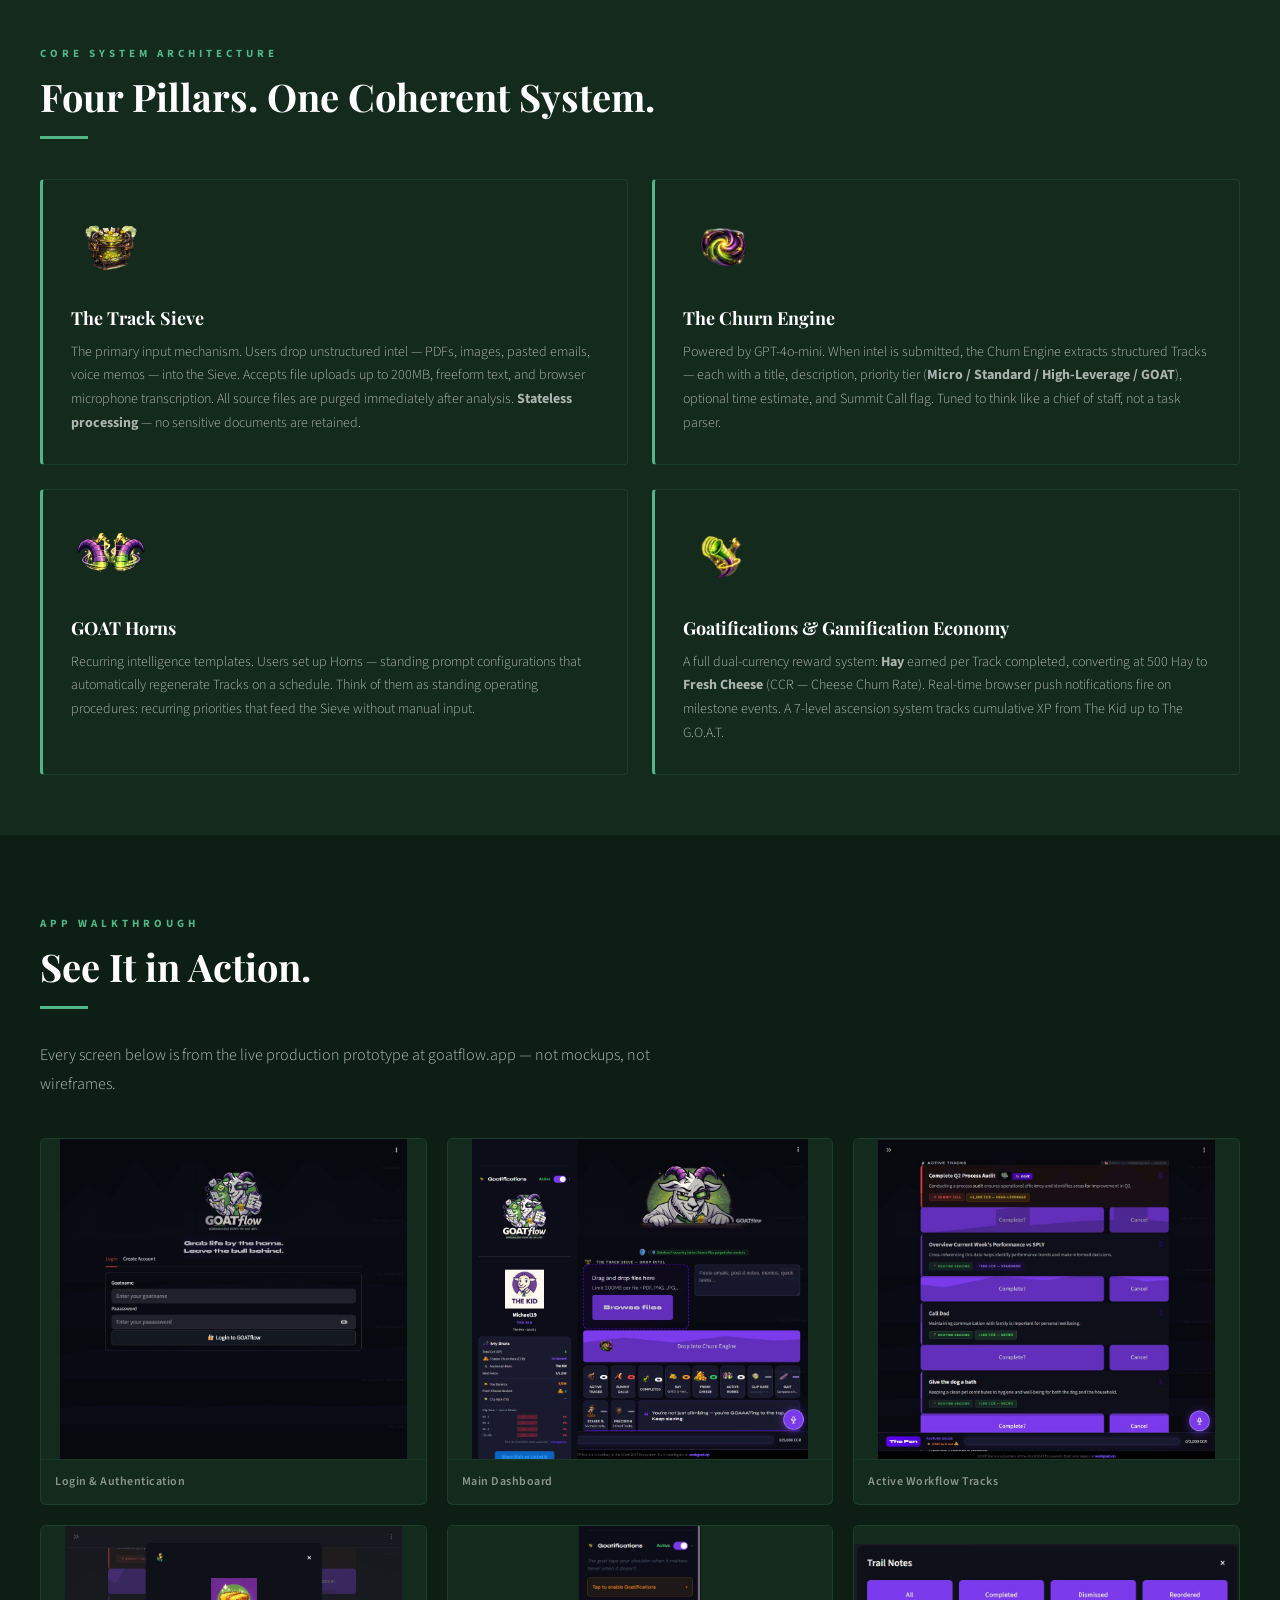
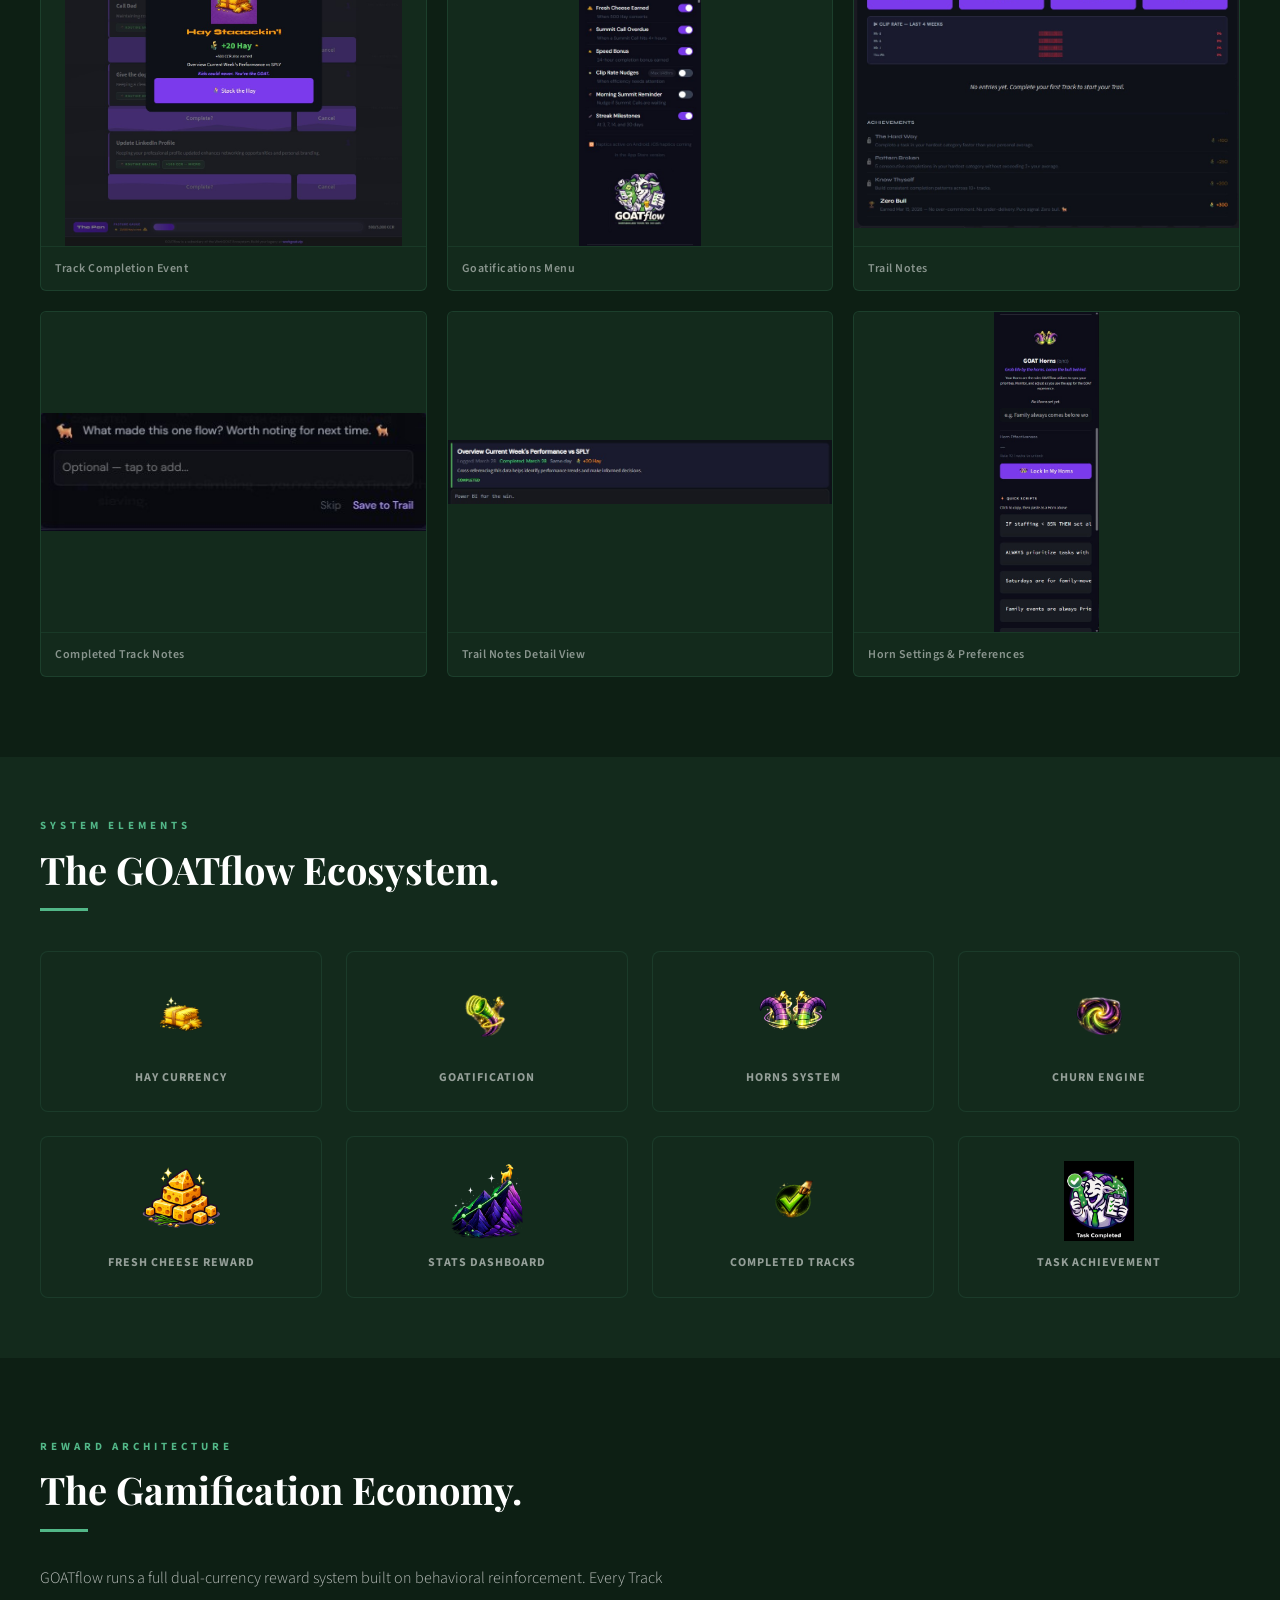
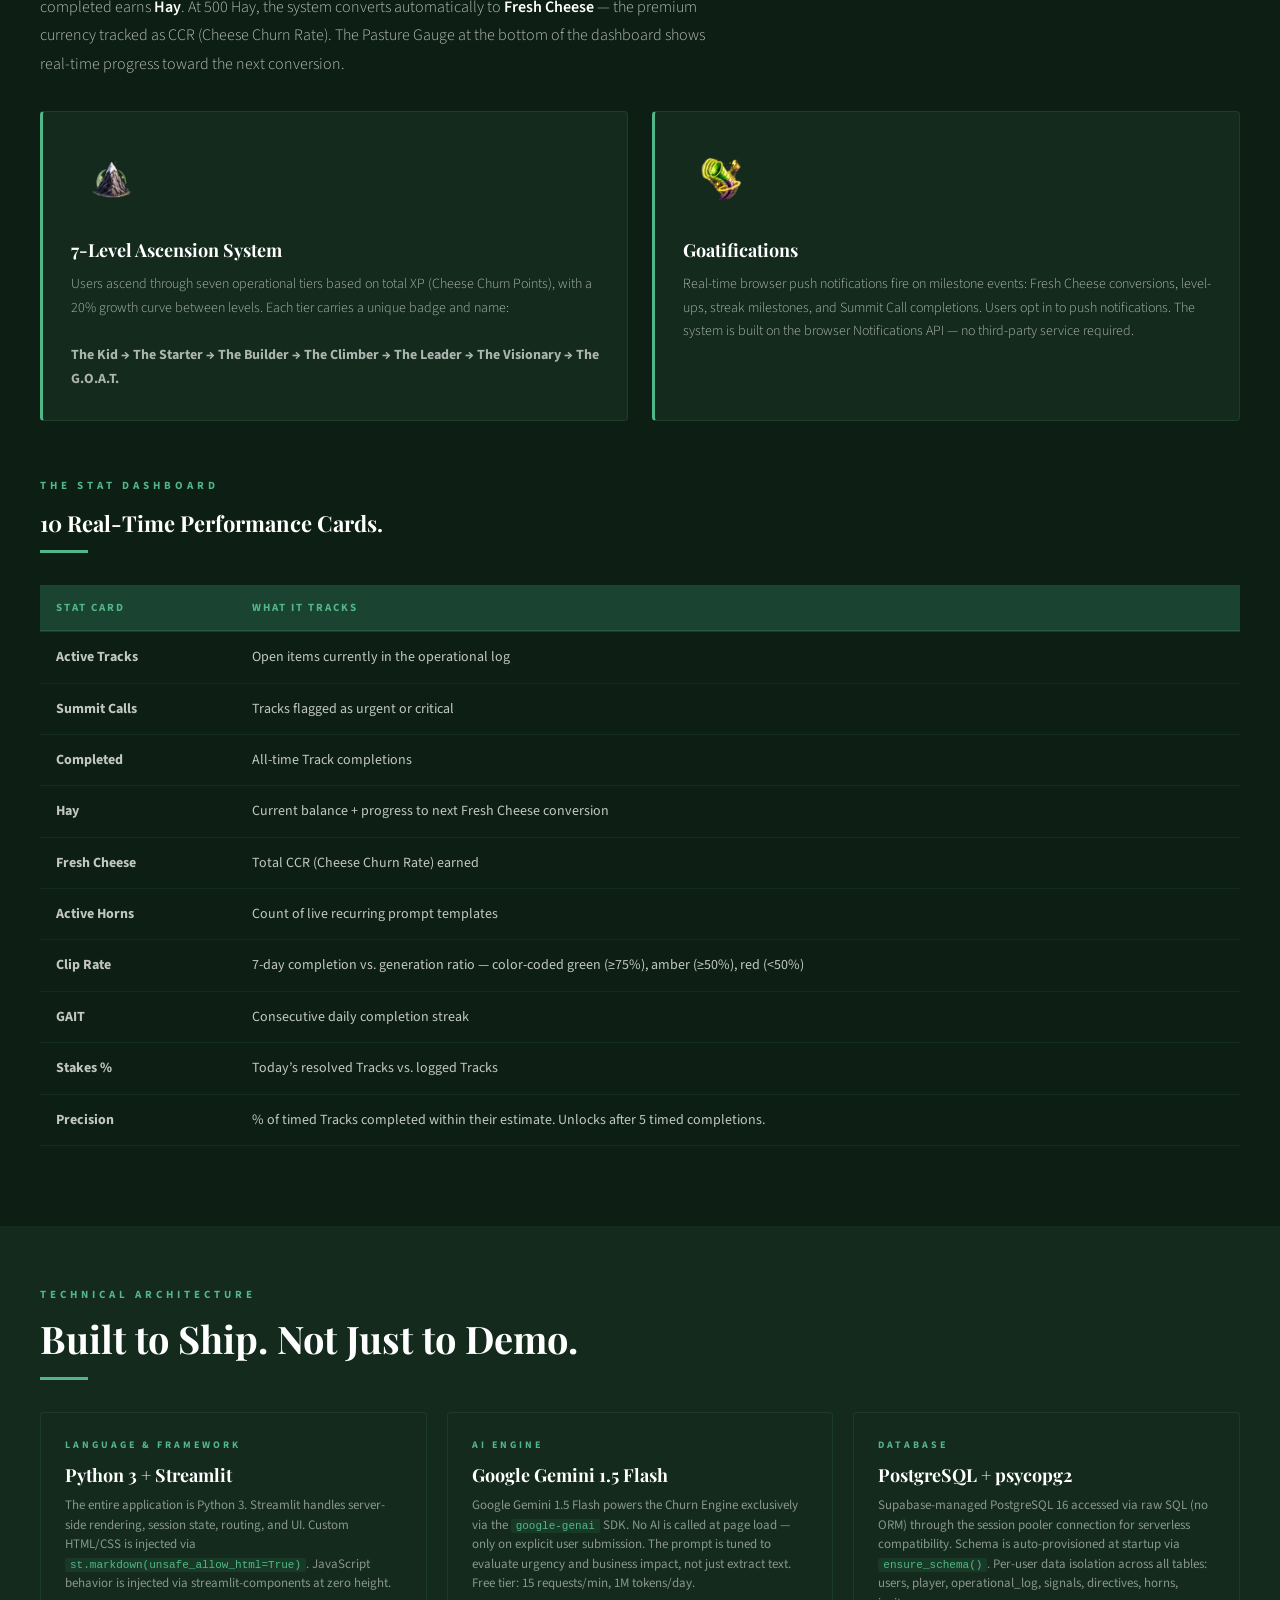
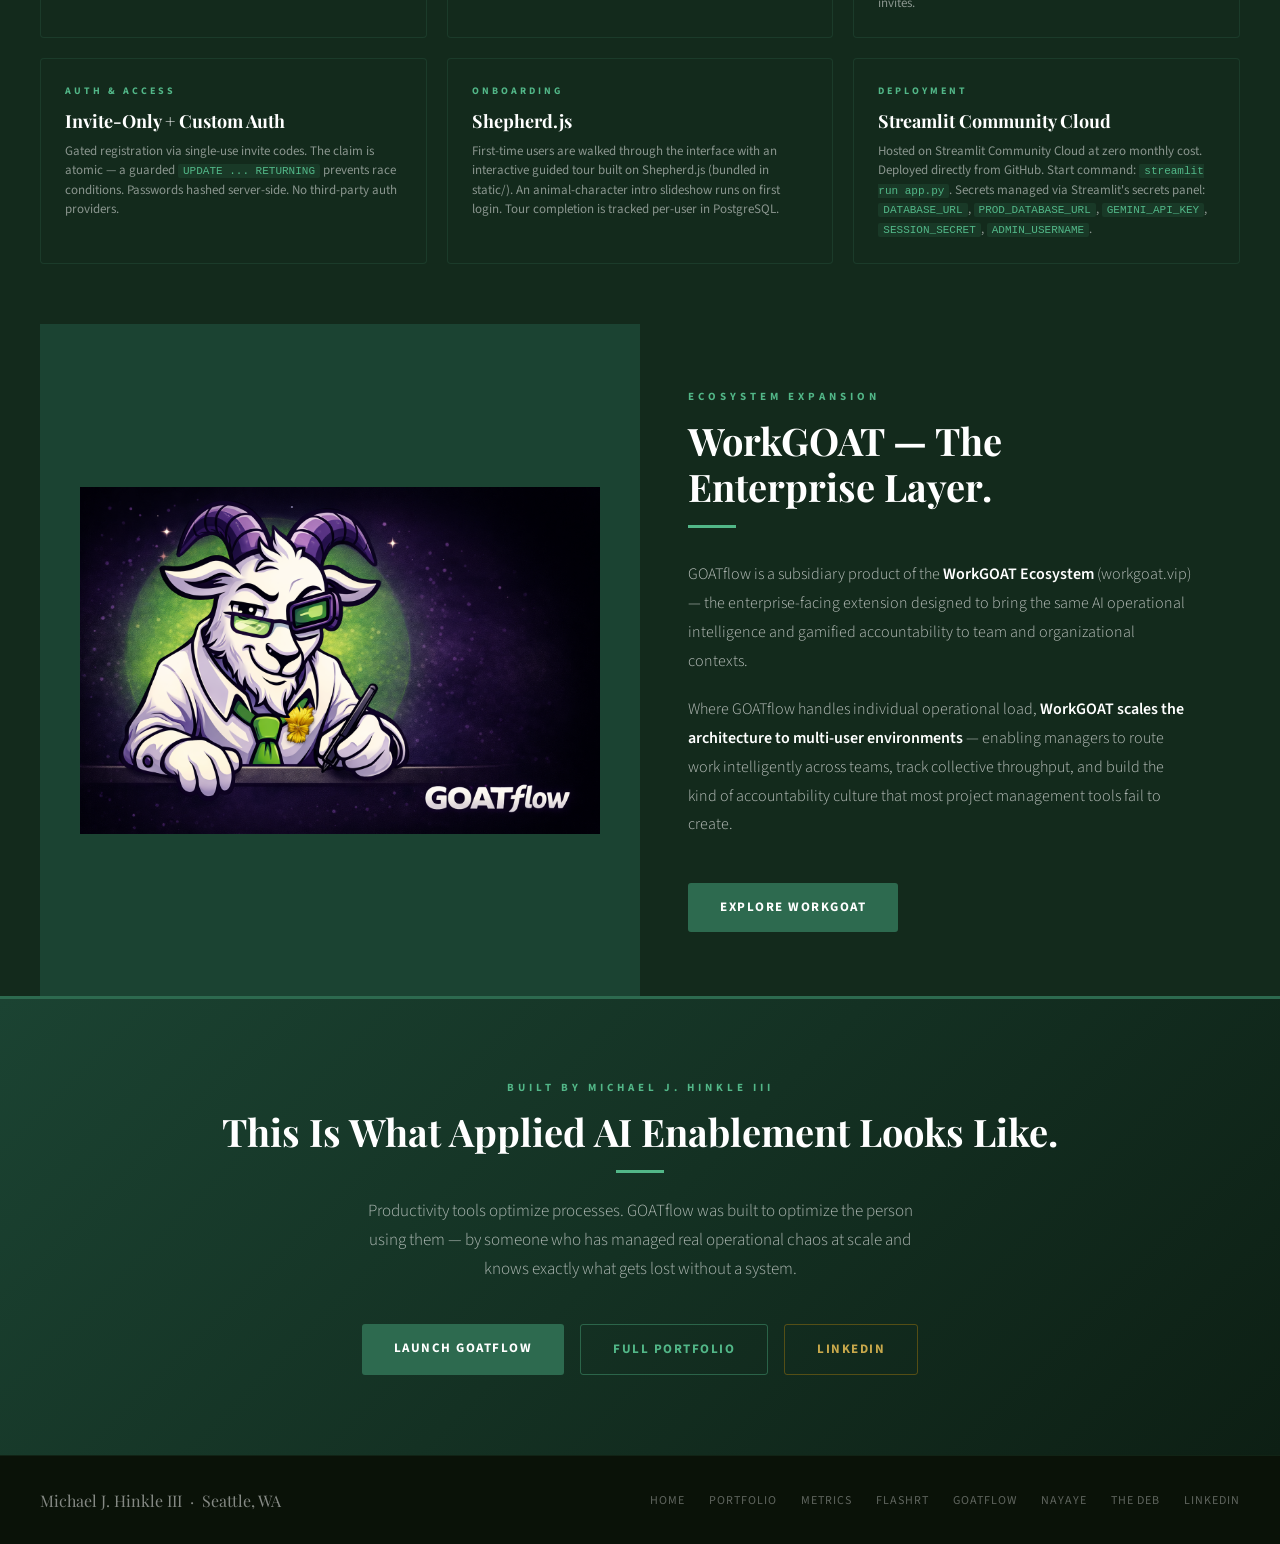
<file: goatflow.html>
<!DOCTYPE html>
<html lang="en">
<head>
<meta charset="UTF-8">
<meta name="viewport" content="width=device-width, initial-scale=1.0">
<title>GOATflow — AI Workflow Automation | Michael J. Hinkle III</title>
<meta name="description" content="GOATflow: AI-powered workflow automation and chaos triage. Built on Streamlit + Google Gemini by Michael J. Hinkle III.">
<link href="https://fonts.googleapis.com/css2?family=Playfair+Display:ital,wght@0,400;0,700;0,900;1,400;1,700&family=Source+Sans+3:ital,wght@0,300;0,400;0,600;0,700;1,300;1,400&family=Bebas+Neue&display=swap" rel="stylesheet">
<style>
:root{
  --navy:#1a2b48;--navy-dark:#0f1a2e;
  --gold:#b8860b;--gold-light:#c8a84b;
  --goat-green:#2d6a4f;--goat-green-light:#52b788;--goat-green-dark:#1b4332;
  --goat-amber:#f4a261;
  --goat-bg:#0d1f14;--goat-surface:#132a1c;--goat-surface2:#1a3826;
}
*,*::before,*::after{box-sizing:border-box;margin:0;padding:0;}
html{scroll-behavior:smooth;}
body{font-family:'Source Sans 3',sans-serif;background:var(--goat-bg);color:#e8f5e9;line-height:1.6;}
.site-nav{position:fixed;top:0;left:0;right:0;height:64px;background:rgba(13,31,20,0.97);backdrop-filter:blur(12px);display:flex;align-items:center;justify-content:space-between;padding:0 40px;z-index:1000;border-bottom:1px solid rgba(82,183,136,0.2);}
.nav-brand{font-family:'Playfair Display',serif;font-size:18px;font-weight:700;color:#fff;text-decoration:none;}
.nav-brand span{color:var(--goat-green-light);}
.nav-links{display:flex;gap:22px;align-items:center;list-style:none;}
.nav-links a{color:rgba(255,255,255,0.6);text-decoration:none;font-size:13px;font-weight:600;letter-spacing:1.2px;text-transform:uppercase;transition:color 0.2s;}
.nav-links a:hover,.nav-links a.active{color:var(--goat-green-light);}
.nav-links .nav-cta{background:var(--goat-green);color:#fff !important;padding:8px 18px;border-radius:3px;}
.nav-links .nav-cta:hover{background:var(--goat-green-light) !important;}
.goat-hero{min-height:85vh;background:linear-gradient(135deg,var(--goat-bg) 0%,var(--goat-green-dark) 60%,#0a1a0f 100%);display:flex;align-items:center;padding:100px 40px 60px;position:relative;overflow:hidden;}
.goat-hero-inner{max-width:1200px;margin:0 auto;width:100%;display:grid;grid-template-columns:1fr 480px;gap:80px;align-items:center;position:relative;z-index:1;}
.hero-eyebrow{font-size:11px;font-weight:700;letter-spacing:4px;text-transform:uppercase;color:var(--goat-green-light);margin-bottom:20px;display:block;}
.hero-logo{margin-bottom:24px;}
.hero-logo img{height:80px;width:auto;}
.hero-rule{width:60px;height:3px;background:linear-gradient(90deg,var(--goat-green-light),transparent);margin-bottom:28px;}
.hero-tagline{font-size:17px;font-weight:300;color:rgba(255,255,255,0.75);line-height:1.7;max-width:520px;margin-bottom:40px;}
.hero-tagline strong{color:#fff;font-weight:600;}
.hero-actions{display:flex;gap:16px;flex-wrap:wrap;}
.btn-goat{display:inline-block;background:var(--goat-green);color:#fff;padding:14px 32px;text-decoration:none;font-size:13px;font-weight:700;letter-spacing:1.5px;text-transform:uppercase;border-radius:3px;transition:all 0.2s;}
.btn-goat:hover{background:var(--goat-green-light);transform:translateY(-1px);}
.btn-goat-outline{display:inline-block;border:1.5px solid rgba(82,183,136,0.4);color:var(--goat-green-light);padding:14px 32px;text-decoration:none;font-size:13px;font-weight:700;letter-spacing:1.5px;text-transform:uppercase;border-radius:3px;transition:all 0.2s;}
.btn-goat-outline:hover{border-color:var(--goat-green-light);background:rgba(82,183,136,0.08);}
.btn-gold{display:inline-block;border:1.5px solid rgba(184,134,11,0.4);color:#c8a84b;padding:14px 32px;text-decoration:none;font-size:13px;font-weight:700;letter-spacing:1.5px;text-transform:uppercase;border-radius:3px;transition:all 0.2s;}
.btn-gold:hover{border-color:#c8a84b;background:rgba(184,134,11,0.08);}
.hero-screenshot{border-radius:8px;overflow:hidden;box-shadow:0 32px 80px rgba(0,0,0,0.7),0 0 0 1px rgba(82,183,136,0.15);}
.hero-screenshot img{width:100%;display:block;}
.goat-stats{background:var(--goat-surface);padding:40px;border-top:3px solid var(--goat-green);border-bottom:1px solid rgba(82,183,136,0.1);}
.goat-stats-inner{max-width:1200px;margin:0 auto;display:grid;grid-template-columns:repeat(4,1fr);gap:32px;}
.goat-stat{text-align:center;}
.goat-stat-num{font-family:'Bebas Neue',sans-serif;font-size:48px;line-height:1;color:var(--goat-green-light);margin-bottom:6px;}
.goat-stat-label{font-size:11px;font-weight:700;letter-spacing:2px;text-transform:uppercase;color:rgba(255,255,255,0.5);}
.section{padding:80px 40px;}
.section-inner{max-width:1200px;margin:0 auto;}
.section-eyebrow{font-size:11px;font-weight:700;letter-spacing:4px;text-transform:uppercase;color:var(--goat-green-light);margin-bottom:12px;}
.section-title{font-family:'Playfair Display',serif;font-size:clamp(26px,3vw,38px);font-weight:700;color:#fff;margin-bottom:16px;line-height:1.2;}
.section-rule{width:48px;height:3px;background:var(--goat-green-light);margin-bottom:32px;}
.section-body{font-size:16px;font-weight:300;line-height:1.8;color:rgba(255,255,255,0.7);max-width:680px;}
.section-body p{margin-bottom:20px;}
.section-body strong{font-weight:600;color:#fff;}
.feature-grid{display:grid;grid-template-columns:repeat(2,1fr);gap:24px;margin-top:40px;}
.feature-card{background:var(--goat-surface);border:1px solid rgba(82,183,136,0.15);border-left:3px solid var(--goat-green-light);border-radius:4px;padding:28px;}
.feature-card-icon{margin-bottom:16px;display:block;}
.feature-card-icon img{width:80px;height:80px;object-fit:contain;display:block;}
.feature-card-title{font-family:'Playfair Display',serif;font-size:18px;font-weight:700;color:#fff;margin-bottom:8px;}
.feature-card-desc{font-size:14px;font-weight:300;color:rgba(255,255,255,0.65);line-height:1.7;}
.screenshot-gallery{display:grid;grid-template-columns:repeat(3,1fr);gap:20px;margin-top:40px;}
.screenshot-item{border-radius:6px;overflow:hidden;border:1px solid rgba(82,183,136,0.15);background:var(--goat-surface);transition:transform 0.2s,border-color 0.2s;}
.screenshot-item:hover{transform:translateY(-4px);border-color:rgba(82,183,136,0.4);}
.screenshot-item img{width:100%;display:block;height:320px;object-fit:contain;object-position:center;background:var(--goat-surface);}
.screenshot-caption{padding:12px 14px;font-size:12px;color:rgba(255,255,255,0.5);font-weight:600;letter-spacing:0.5px;border-top:1px solid rgba(82,183,136,0.1);}
.icon-showcase{display:grid;grid-template-columns:repeat(4,1fr);gap:24px;margin-top:40px;}
.icon-card{background:var(--goat-surface);border:1px solid rgba(82,183,136,0.12);border-radius:8px;padding:24px;text-align:center;transition:transform 0.2s;}
.icon-card:hover{transform:translateY(-3px);}
.icon-card img{width:80px;height:80px;object-fit:contain;margin:0 auto 12px;display:block;}
.icon-card-label{font-size:12px;font-weight:700;letter-spacing:1px;text-transform:uppercase;color:rgba(255,255,255,0.55);}
.hay-table{width:100%;border-collapse:collapse;margin-top:32px;}
.hay-table th{background:var(--goat-green-dark);color:var(--goat-green-light);font-size:11px;font-weight:700;letter-spacing:2px;text-transform:uppercase;padding:14px 16px;text-align:left;border-bottom:2px solid rgba(82,183,136,0.2);}
.hay-table td{padding:14px 16px;border-bottom:1px solid rgba(82,183,136,0.08);font-size:14px;color:rgba(255,255,255,0.75);}
.hay-table tr:hover td{background:rgba(82,183,136,0.04);}
.hay-badge{display:inline-block;padding:3px 10px;border-radius:12px;font-size:11px;font-weight:700;letter-spacing:1px;text-transform:uppercase;}
.hay-green{background:rgba(82,183,136,0.15);color:var(--goat-green-light);border:1px solid rgba(82,183,136,0.3);}
.hay-amber{background:rgba(244,162,97,0.15);color:var(--goat-amber);border:1px solid rgba(244,162,97,0.3);}
.tech-grid{display:grid;grid-template-columns:repeat(3,1fr);gap:20px;margin-top:32px;}
.tech-card{background:var(--goat-surface);border:1px solid rgba(82,183,136,0.12);border-radius:4px;padding:24px;}
.tech-card-label{font-size:10px;font-weight:700;letter-spacing:3px;text-transform:uppercase;color:var(--goat-green-light);margin-bottom:8px;}
.tech-card-value{font-family:'Playfair Display',serif;font-size:18px;font-weight:700;color:#fff;margin-bottom:6px;}
.tech-card-desc{font-size:13px;color:rgba(255,255,255,0.5);line-height:1.5;}
.tech-card-desc code{font-family:monospace;font-size:11px;background:rgba(82,183,136,0.1);padding:1px 5px;border-radius:2px;color:var(--goat-green-light);}
.split-section{background:var(--goat-surface);}
.split-inner{max-width:1200px;margin:0 auto;display:grid;grid-template-columns:1fr 1fr;min-height:400px;}
.split-img{overflow:hidden;}
.split-img img{width:100%;height:100%;object-fit:contain;background:var(--goat-green-dark);padding:40px;display:block;}
.split-content{padding:64px 48px;display:flex;flex-direction:column;justify-content:center;}
.cta-section{background:linear-gradient(135deg,var(--goat-green-dark),var(--goat-bg));padding:80px 40px;text-align:center;border-top:3px solid var(--goat-green);}
.cta-body{font-size:17px;font-weight:300;color:rgba(255,255,255,0.65);max-width:560px;margin:0 auto 40px;line-height:1.7;}
.cta-actions{display:flex;gap:16px;justify-content:center;flex-wrap:wrap;}
.site-footer{background:#0a1208;border-top:1px solid rgba(82,183,136,0.1);padding:32px 40px;display:flex;justify-content:space-between;align-items:center;flex-wrap:wrap;gap:16px;}
.footer-brand{font-family:'Playfair Display',serif;font-size:16px;color:rgba(255,255,255,0.5);}
.footer-nav{display:flex;gap:24px;flex-wrap:wrap;}
.footer-nav a{font-size:12px;color:rgba(255,255,255,0.35);text-decoration:none;letter-spacing:1px;text-transform:uppercase;transition:color 0.2s;}
.footer-nav a:hover{color:var(--goat-green-light);}
@media(max-width:900px){
  .goat-hero-inner{grid-template-columns:1fr;}
  .hero-screenshot{display:none;}
  .feature-grid{grid-template-columns:1fr;}
  .screenshot-gallery{grid-template-columns:1fr 1fr;}
  .icon-showcase{grid-template-columns:repeat(2,1fr);}
  .tech-grid{grid-template-columns:1fr;}
  .split-inner{grid-template-columns:1fr;}
  .goat-stats-inner{grid-template-columns:repeat(2,1fr);}
  .site-nav{padding:0 20px;}
  .section{padding:60px 20px;}
}

  /* ── UNIVERSAL NAV (mobile-responsive) ── */
  .site-nav{position:fixed;top:0;left:0;right:0;height:64px;background:rgba(15,26,46,0.97);backdrop-filter:blur(12px);display:flex;align-items:center;justify-content:space-between;padding:0 40px;z-index:1000;border-bottom:1px solid rgba(184,134,11,0.25);}
  .nav-brand{font-family:'Playfair Display',serif;font-size:18px;font-weight:700;color:#fff;text-decoration:none;}
  .nav-brand span{color:#c8a84b;}
  .nav-links{display:flex;gap:18px;align-items:center;list-style:none;}
  .nav-links a{color:rgba(255,255,255,0.65);text-decoration:none;font-size:12px;font-weight:600;letter-spacing:1.2px;text-transform:uppercase;transition:color 0.2s;}
  .nav-links a:hover,.nav-links a.active{color:#c8a84b;}
  .nav-links .nav-cta{background:#b8860b;color:#fff !important;padding:7px 16px;font-size:11px !important;}
  .nav-links .nav-cta:hover{background:#c8a84b !important;color:#0f1a2e !important;}
  /* Hamburger */
  .nav-hamburger{display:none;flex-direction:column;gap:5px;cursor:pointer;padding:6px;background:none;border:none;z-index:1010;}
  .nav-hamburger span{display:block;width:24px;height:2px;background:#fff;border-radius:2px;transition:all 0.25s;}
  .nav-hamburger.open span:nth-child(1){transform:translateY(7px) rotate(45deg);}
  .nav-hamburger.open span:nth-child(2){opacity:0;}
  .nav-hamburger.open span:nth-child(3){transform:translateY(-7px) rotate(-45deg);}
  @media(max-width:860px){
    .site-nav{padding:0 20px;}
    .nav-hamburger{display:flex;}
    .nav-links{
      display:none;flex-direction:column;gap:0;
      position:fixed;top:64px;left:0;right:0;bottom:0;
      background:rgba(10,18,35,0.99);backdrop-filter:blur(16px);
      padding:24px 0 40px;overflow-y:auto;z-index:999;
      border-top:1px solid rgba(184,134,11,0.2);
    }
    .nav-links.open{display:flex;}
    .nav-links li{width:100%;}
    .nav-links a{
      display:block;width:100%;padding:16px 32px;
      font-size:14px;letter-spacing:1.5px;
      border-bottom:1px solid rgba(255,255,255,0.05);
      color:rgba(255,255,255,0.75);
    }
    .nav-links a:hover,.nav-links a.active{color:#c8a84b;background:rgba(184,134,11,0.06);}
    .nav-links .nav-cta{
      margin:20px 32px 0;width:auto;
      padding:14px 20px;text-align:center;
      background:rgba(184,134,11,0.15);
      border:1px solid rgba(184,134,11,0.4);
      color:#c8a84b !important;
    }
    .nav-links .nav-cta:hover{background:rgba(184,134,11,0.28) !important;color:#fff !important;}
  }

</style>
</head>
<body>

<nav class="site-nav">
  <a href="index.html" class="nav-brand">MJH<span>III</span></a>
  <button class="nav-hamburger" id="nav-hamburger" aria-label="Menu" onclick="toggleNav()">
    <span></span><span></span><span></span>
  </button>
  <ul class="nav-links" id="nav-links">
    <li><a href="index.html">Home</a></li>
    <li><a href="portfolio.html">Portfolio</a></li>
    <li><a href="metrics.html">Metrics</a></li>
    <li><a href="goatvisionseattle.html">GOATvision</a></li>
    <li><a href="goatflow.html" class="active">GOATflow</a></li>
    <li><a href="nayaye.html">NayAye</a></li>
    <li><a href="deb.html">The DEB</a></li>
    <li><a href="flashrt.html">FlashRT</a></li>
    <li><a href="https://aiguide.michaeljhinkle.com" target="_blank" rel="noopener">AI Guide</a></li>
    <li><a href="https://linkedin.com/in/michaeljhinkle" target="_blank" rel="noopener" class="nav-cta">LinkedIn</a></li>
</ul>
</nav>
<script>
function toggleNav(){
  var h=document.getElementById('nav-hamburger');
  var n=document.getElementById('nav-links');
  h.classList.toggle('open');
  n.classList.toggle('open');
  document.body.style.overflow=n.classList.contains('open')?'hidden':'';
}
// Close menu when a link is clicked
document.addEventListener('DOMContentLoaded',function(){
  var links=document.querySelectorAll('.nav-links a');
  links.forEach(function(l){l.addEventListener('click',function(){
    document.getElementById('nav-hamburger').classList.remove('open');
    document.getElementById('nav-links').classList.remove('open');
    document.body.style.overflow='';
  });});
});
</script><section class="goat-hero">
  <div class="goat-hero-inner">
    <div>
      <span class="hero-eyebrow">AI-Powered Operational Intelligence Dashboard</span>
      <div class="hero-logo"><img src="goatflow_primary_logo.png" alt="GOATflow"></div>
      <div class="hero-rule"></div>
      <p class="hero-tagline">GOATflow ingests raw operational intelligence &mdash; emails, documents, notes, voice memos &mdash; and returns <strong>prioritized, structured action items called Tracks</strong>. Built on Python &amp; Streamlit, powered by Google Gemini, hosted on Streamlit Community Cloud.</p>
      <div class="hero-actions">
        <a href="https://goatflow.app" target="_blank" class="btn-goat">Launch Live App</a>
        <a href="#features" class="btn-goat-outline">Explore Features</a>
        <a href="index.html" class="btn-gold">Full Portfolio</a>
      </div>
    </div>
    <div class="hero-screenshot">
      <img src="goatflow_main_screen.jpg" alt="GOATflow Main Interface">
    </div>
  </div>
</section>

<div class="goat-stats">
  <div class="goat-stats-inner">
    <div class="goat-stat"><div class="goat-stat-num">GEMINI</div><div class="goat-stat-label">AI Churn Engine</div></div>
    <div class="goat-stat"><div class="goat-stat-num">7</div><div class="goat-stat-label">Ascension Levels</div></div>
    <div class="goat-stat"><div class="goat-stat-num">10</div><div class="goat-stat-label">Real-Time Stat Cards</div></div>
    <div class="goat-stat"><div class="goat-stat-num">HAY</div><div class="goat-stat-label">Dual-Currency Economy</div></div>
  </div>
</div>

<section class="section" id="about">
  <div class="section-inner">
    <div class="section-eyebrow">What Is GOATflow?</div>
    <h2 class="section-title">Active Intelligence. Not Another Task List.</h2>
    <div class="section-rule"></div>
    <div class="section-body">
      <p>Most productivity tools are passive record-keepers. GOATflow is active — it ingests raw operational intelligence (emails, documents, voice memos, images, pasted notes) and returns prioritized, structured action items called <strong>Tracks</strong>. Drop the intel into the Track Sieve. The Churn Engine does the rest.</p>
      <p>The AI backbone — Google Gemini 1.5 Flash via the <code>google-genai</code> SDK — processes each submission and extracts Tracks with a title, description, priority tier (Micro / Standard / High-Leverage / GOAT), optional time estimate, and Summit Call flag for urgent items. It thinks like an operator&rsquo;s chief of staff: not just extracting tasks but evaluating relative urgency and business impact.</p>
      <p>A gamification layer — dual-currency economy, 7-level ascension system, real-time stat dashboard, and browser-native Goatifications — drives consistent follow-through. Built on Python 3 + Streamlit, hosted on Streamlit Community Cloud at zero monthly cost. Database on Supabase PostgreSQL. Invite-only access. This is a live production application with real auth and persistent data &mdash; not a demo.</p>
    </div>
  </div>
</section>

<section class="section" id="features" style="background:var(--goat-surface);padding-top:60px;padding-bottom:60px;">
  <div class="section-inner">
    <div class="section-eyebrow">Core System Architecture</div>
    <h2 class="section-title">Four Pillars. One Coherent System.</h2>
    <div class="section-rule"></div>
    <div class="feature-grid">
      <div class="feature-card">
        <span class="feature-card-icon"><img src="goatflow_track_sieve.webp" alt="Track Sieve"></span>
        <div class="feature-card-title">The Track Sieve</div>
        <div class="feature-card-desc">The primary input mechanism. Users drop unstructured intel — PDFs, images, pasted emails, voice memos — into the Sieve. Accepts file uploads up to 200MB, freeform text, and browser microphone transcription. All source files are purged immediately after analysis. <strong>Stateless processing</strong> — no sensitive documents are retained.</div>
      </div>
      <div class="feature-card">
        <span class="feature-card-icon"><img src="goatflow_churn_engine.webp" alt="Churn Engine"></span>
        <div class="feature-card-title">The Churn Engine</div>
        <div class="feature-card-desc">Powered by GPT-4o-mini. When intel is submitted, the Churn Engine extracts structured Tracks — each with a title, description, priority tier (<strong>Micro / Standard / High-Leverage / GOAT</strong>), optional time estimate, and Summit Call flag. Tuned to think like a chief of staff, not a task parser.</div>
      </div>
      <div class="feature-card">
        <span class="feature-card-icon"><img src="goatflow_horns.webp" alt="GOAT Horns"></span>
        <div class="feature-card-title">GOAT Horns</div>
        <div class="feature-card-desc">Recurring intelligence templates. Users set up Horns — standing prompt configurations that automatically regenerate Tracks on a schedule. Think of them as standing operating procedures: recurring priorities that feed the Sieve without manual input.</div>
      </div>
      <div class="feature-card">
        <span class="feature-card-icon"><img src="goatflow_goatification.webp" alt="Goatifications"></span>
        <div class="feature-card-title">Goatifications &amp; Gamification Economy</div>
        <div class="feature-card-desc">A full dual-currency reward system: <strong>Hay</strong> earned per Track completed, converting at 500 Hay to <strong>Fresh Cheese</strong> (CCR — Cheese Churn Rate). Real-time browser push notifications fire on milestone events. A 7-level ascension system tracks cumulative XP from The Kid up to The G.O.A.T.</div>
      </div>
    </div>
  </div>
</section>

<section class="section" id="screenshots">
  <div class="section-inner">
    <div class="section-eyebrow">App Walkthrough</div>
    <h2 class="section-title">See It in Action.</h2>
    <div class="section-rule"></div>
    <p class="section-body" style="margin-bottom:0;">Every screen below is from the live production prototype at goatflow.app — not mockups, not wireframes.</p>
    <div class="screenshot-gallery">
      <div class="screenshot-item"><img src="goatflow_login_page.jpg" alt="Login"><div class="screenshot-caption">Login &amp; Authentication</div></div>
      <div class="screenshot-item"><img src="goatflow_main_screen.jpg" alt="Main Screen"><div class="screenshot-caption">Main Dashboard</div></div>
      <div class="screenshot-item"><img src="goatflow_active_tracks.jpg" alt="Active Tracks"><div class="screenshot-caption">Active Workflow Tracks</div></div>
      <div class="screenshot-item"><img src="goatflow_track_completed.jpg" alt="Track Completed"><div class="screenshot-caption">Track Completion Event</div></div>
      <div class="screenshot-item"><img src="goatflow_goatifications_menu.jpg" alt="Goatifications"><div class="screenshot-caption">Goatifications Menu</div></div>
      <div class="screenshot-item"><img src="goatflow_trail_notes.jpg" alt="Trail Notes"><div class="screenshot-caption">Trail Notes</div></div>
      <div class="screenshot-item"><img src="goatflow_completed_track_notes_option.jpg" alt="Completed Notes"><div class="screenshot-caption">Completed Track Notes</div></div>
      <div class="screenshot-item"><img src="goatflow_completed_track_trail_notes_view.jpg" alt="Trail Notes View"><div class="screenshot-caption">Trail Notes Detail View</div></div>
      <div class="screenshot-item"><img src="goatflow_horn_settings_tab.jpg" alt="Horn Settings"><div class="screenshot-caption">Horn Settings &amp; Preferences</div></div>
    </div>
  </div>
</section>

<section class="section" style="background:var(--goat-surface);padding-top:60px;padding-bottom:60px;" id="system">
  <div class="section-inner">
    <div class="section-eyebrow">System Elements</div>
    <h2 class="section-title">The GOATflow Ecosystem.</h2>
    <div class="section-rule"></div>
    <div class="icon-showcase">
      <div class="icon-card"><img src="goatflow_hay.png" alt="HAY"><div class="icon-card-label">HAY Currency</div></div>
      <div class="icon-card"><img src="goatflow_goatification.png" alt="Goatification"><div class="icon-card-label">Goatification</div></div>
      <div class="icon-card"><img src="goatflow_horns.png" alt="Horns"><div class="icon-card-label">Horns System</div></div>
      <div class="icon-card"><img src="goatflow_churn_engine.png" alt="Churn Engine"><div class="icon-card-label">Churn Engine</div></div>
      <div class="icon-card"><img src="goatflow_fresh_cheese.png" alt="Fresh Cheese"><div class="icon-card-label">Fresh Cheese Reward</div></div>
      <div class="icon-card"><img src="goatflow_stats.png" alt="Stats"><div class="icon-card-label">Stats Dashboard</div></div>
      <div class="icon-card"><img src="goatflow_completed_tracks.png" alt="Completed Tracks"><div class="icon-card-label">Completed Tracks</div></div>
      <div class="icon-card"><img src="goatflow_task_completed_achievement.png" alt="Achievement"><div class="icon-card-label">Task Achievement</div></div>
    </div>
  </div>
</section>

<section class="section" id="hay">
  <div class="section-inner">
    <div class="section-eyebrow">Reward Architecture</div>
    <h2 class="section-title">The Gamification Economy.</h2>
    <div class="section-rule"></div>
    <div class="section-body"><p>GOATflow runs a full dual-currency reward system built on behavioral reinforcement. Every Track completed earns <strong>Hay</strong>. At 500 Hay, the system converts automatically to <strong>Fresh Cheese</strong> &mdash; the premium currency tracked as CCR (Cheese Churn Rate). The Pasture Gauge at the bottom of the dashboard shows real-time progress toward the next conversion.</p></div>

    <div class="feature-grid" style="margin-top:32px;">
      <div class="feature-card">
        <span class="feature-card-icon"><img src="goatflow_level_ascension.webp" alt="Level Ascension"></span>
        <div class="feature-card-title">7-Level Ascension System</div>
        <div class="feature-card-desc">Users ascend through seven operational tiers based on total XP (Cheese Churn Points), with a 20% growth curve between levels. Each tier carries a unique badge and name:<br><br>
          <strong>The Kid &rarr; The Starter &rarr; The Builder &rarr; The Climber &rarr; The Leader &rarr; The Visionary &rarr; The G.O.A.T.</strong>
        </div>
      </div>
      <div class="feature-card">
        <span class="feature-card-icon"><img src="goatflow_goatification.webp" alt="Goatifications"></span>
        <div class="feature-card-title">Goatifications</div>
        <div class="feature-card-desc">Real-time browser push notifications fire on milestone events: Fresh Cheese conversions, level-ups, streak milestones, and Summit Call completions. Users opt in to push notifications. The system is built on the browser Notifications API &mdash; no third-party service required.</div>
      </div>
    </div>

    <div class="section-eyebrow" style="margin-top:56px;margin-bottom:12px;">The Stat Dashboard</div>
    <h3 style="font-family:'Playfair Display',serif;font-size:22px;font-weight:700;color:#fff;margin-bottom:8px;">10 Real-Time Performance Cards.</h3>
    <div class="section-rule"></div>
    <table class="hay-table">
      <thead><tr><th>Stat Card</th><th>What It Tracks</th></tr></thead>
      <tbody>
        <tr><td><strong>Active Tracks</strong></td><td>Open items currently in the operational log</td></tr>
        <tr><td><strong>Summit Calls</strong></td><td>Tracks flagged as urgent or critical</td></tr>
        <tr><td><strong>Completed</strong></td><td>All-time Track completions</td></tr>
        <tr><td><strong>Hay</strong></td><td>Current balance + progress to next Fresh Cheese conversion</td></tr>
        <tr><td><strong>Fresh Cheese</strong></td><td>Total CCR (Cheese Churn Rate) earned</td></tr>
        <tr><td><strong>Active Horns</strong></td><td>Count of live recurring prompt templates</td></tr>
        <tr><td><strong>Clip Rate</strong></td><td>7-day completion vs. generation ratio &mdash; color-coded green (&ge;75%), amber (&ge;50%), red (&lt;50%)</td></tr>
        <tr><td><strong>GAIT</strong></td><td>Consecutive daily completion streak</td></tr>
        <tr><td><strong>Stakes %</strong></td><td>Today&rsquo;s resolved Tracks vs. logged Tracks</td></tr>
        <tr><td><strong>Precision</strong></td><td>% of timed Tracks completed within their estimate. Unlocks after 5 timed completions.</td></tr>
      </tbody>
    </table>
  </div>
</section>

<section class="section" style="background:var(--goat-surface);padding-top:60px;padding-bottom:60px;">
  <div class="section-inner">
    <div class="section-eyebrow">Technical Architecture</div>
    <h2 class="section-title">Built to Ship. Not Just to Demo.</h2>
    <div class="section-rule"></div>
    <div class="tech-grid">
      <div class="tech-card"><div class="tech-card-label">Language &amp; Framework</div><div class="tech-card-value">Python 3 + Streamlit</div><div class="tech-card-desc">The entire application is Python 3. Streamlit handles server-side rendering, session state, routing, and UI. Custom HTML/CSS is injected via <code>st.markdown(unsafe_allow_html=True)</code>. JavaScript behavior is injected via streamlit-components at zero height.</div></div>
      <div class="tech-card"><div class="tech-card-label">AI Engine</div><div class="tech-card-value">Google Gemini 1.5 Flash</div><div class="tech-card-desc">Google Gemini 1.5 Flash powers the Churn Engine exclusively via the <code>google-genai</code> SDK. No AI is called at page load — only on explicit user submission. The prompt is tuned to evaluate urgency and business impact, not just extract text. Free tier: 15 requests/min, 1M tokens/day.</div></div>
      <div class="tech-card"><div class="tech-card-label">Database</div><div class="tech-card-value">PostgreSQL + psycopg2</div><div class="tech-card-desc">Supabase-managed PostgreSQL 16 accessed via raw SQL (no ORM) through the session pooler connection for serverless compatibility. Schema is auto-provisioned at startup via <code>ensure_schema()</code>. Per-user data isolation across all tables: users, player, operational_log, signals, directives, horns, invites.</div></div>
      <div class="tech-card"><div class="tech-card-label">Auth &amp; Access</div><div class="tech-card-value">Invite-Only + Custom Auth</div><div class="tech-card-desc">Gated registration via single-use invite codes. The claim is atomic &mdash; a guarded <code>UPDATE ... RETURNING</code> prevents race conditions. Passwords hashed server-side. No third-party auth providers.</div></div>
      <div class="tech-card"><div class="tech-card-label">Onboarding</div><div class="tech-card-value">Shepherd.js</div><div class="tech-card-desc">First-time users are walked through the interface with an interactive guided tour built on Shepherd.js (bundled in static/). An animal-character intro slideshow runs on first login. Tour completion is tracked per-user in PostgreSQL.</div></div>
      <div class="tech-card"><div class="tech-card-label">Deployment</div><div class="tech-card-value">Streamlit Community Cloud</div><div class="tech-card-desc">Hosted on Streamlit Community Cloud at zero monthly cost. Deployed directly from GitHub. Start command: <code>streamlit run app.py</code>. Secrets managed via Streamlit's secrets panel: <code>DATABASE_URL</code>, <code>PROD_DATABASE_URL</code>, <code>GEMINI_API_KEY</code>, <code>SESSION_SECRET</code>, <code>ADMIN_USERNAME</code>.</div></div>
    </div>
  </div>
</section>

<div class="split-section">
  <div class="split-inner">
    <div class="split-img"><img src="goatflow_goathero_logo.png" alt="GOATflow Hero Logo"></div>
    <div class="split-content">
      <div class="section-eyebrow">Ecosystem Expansion</div>
      <h2 class="section-title">WorkGOAT — The Enterprise Layer.</h2>
      <div class="section-rule"></div>
      <div class="section-body">
        <p>GOATflow is a subsidiary product of the <strong>WorkGOAT Ecosystem</strong> (workgoat.vip) — the enterprise-facing extension designed to bring the same AI operational intelligence and gamified accountability to team and organizational contexts.</p>
        <p>Where GOATflow handles individual operational load, <strong>WorkGOAT scales the architecture to multi-user environments</strong> &mdash; enabling managers to route work intelligently across teams, track collective throughput, and build the kind of accountability culture that most project management tools fail to create.</p>
      </div>
      <div style="margin-top:24px;"><a href="https://workgoat.vip" target="_blank" class="btn-goat">Explore WorkGOAT</a></div>
    </div>
  </div>
</div>

<section class="cta-section">
  <div class="section-inner">
    <div class="section-eyebrow" style="color:var(--goat-green-light);">Built by Michael J. Hinkle III</div>
    <h2 class="section-title">This Is What Applied AI Enablement Looks Like.</h2>
    <div class="section-rule" style="margin:0 auto 24px;"></div>
    <p class="cta-body">Productivity tools optimize processes. GOATflow was built to optimize the person using them &mdash; by someone who has managed real operational chaos at scale and knows exactly what gets lost without a system.</p>
    <div class="cta-actions">
      <a href="https://goatflow.app" target="_blank" class="btn-goat">Launch GOATflow</a>
      <a href="index.html" class="btn-goat-outline">Full Portfolio</a>
      <a href="https://linkedin.com/in/michaeljhinkle" target="_blank" class="btn-gold">LinkedIn</a>
    </div>
  </div>
</section>

<footer class="site-footer">
  <div class="footer-brand">Michael J. Hinkle III &nbsp;·&nbsp; Seattle, WA</div>
  <nav class="footer-nav">
    <a href="index.html">Home</a>
    <a href="portfolio.html">Portfolio</a>
    <a href="metrics.html">Metrics</a>
    <a href="flashrt.html">FlashRT</a>
    <a href="goatflow.html">GOATflow</a>
    <a href="nayaye.html">NayAye</a>
    <a href="deb.html">The DEB</a>
    <a href="https://linkedin.com/in/michaeljhinkle" target="_blank">LinkedIn</a>
  </nav>
</footer>

</body>
</html>
</file>
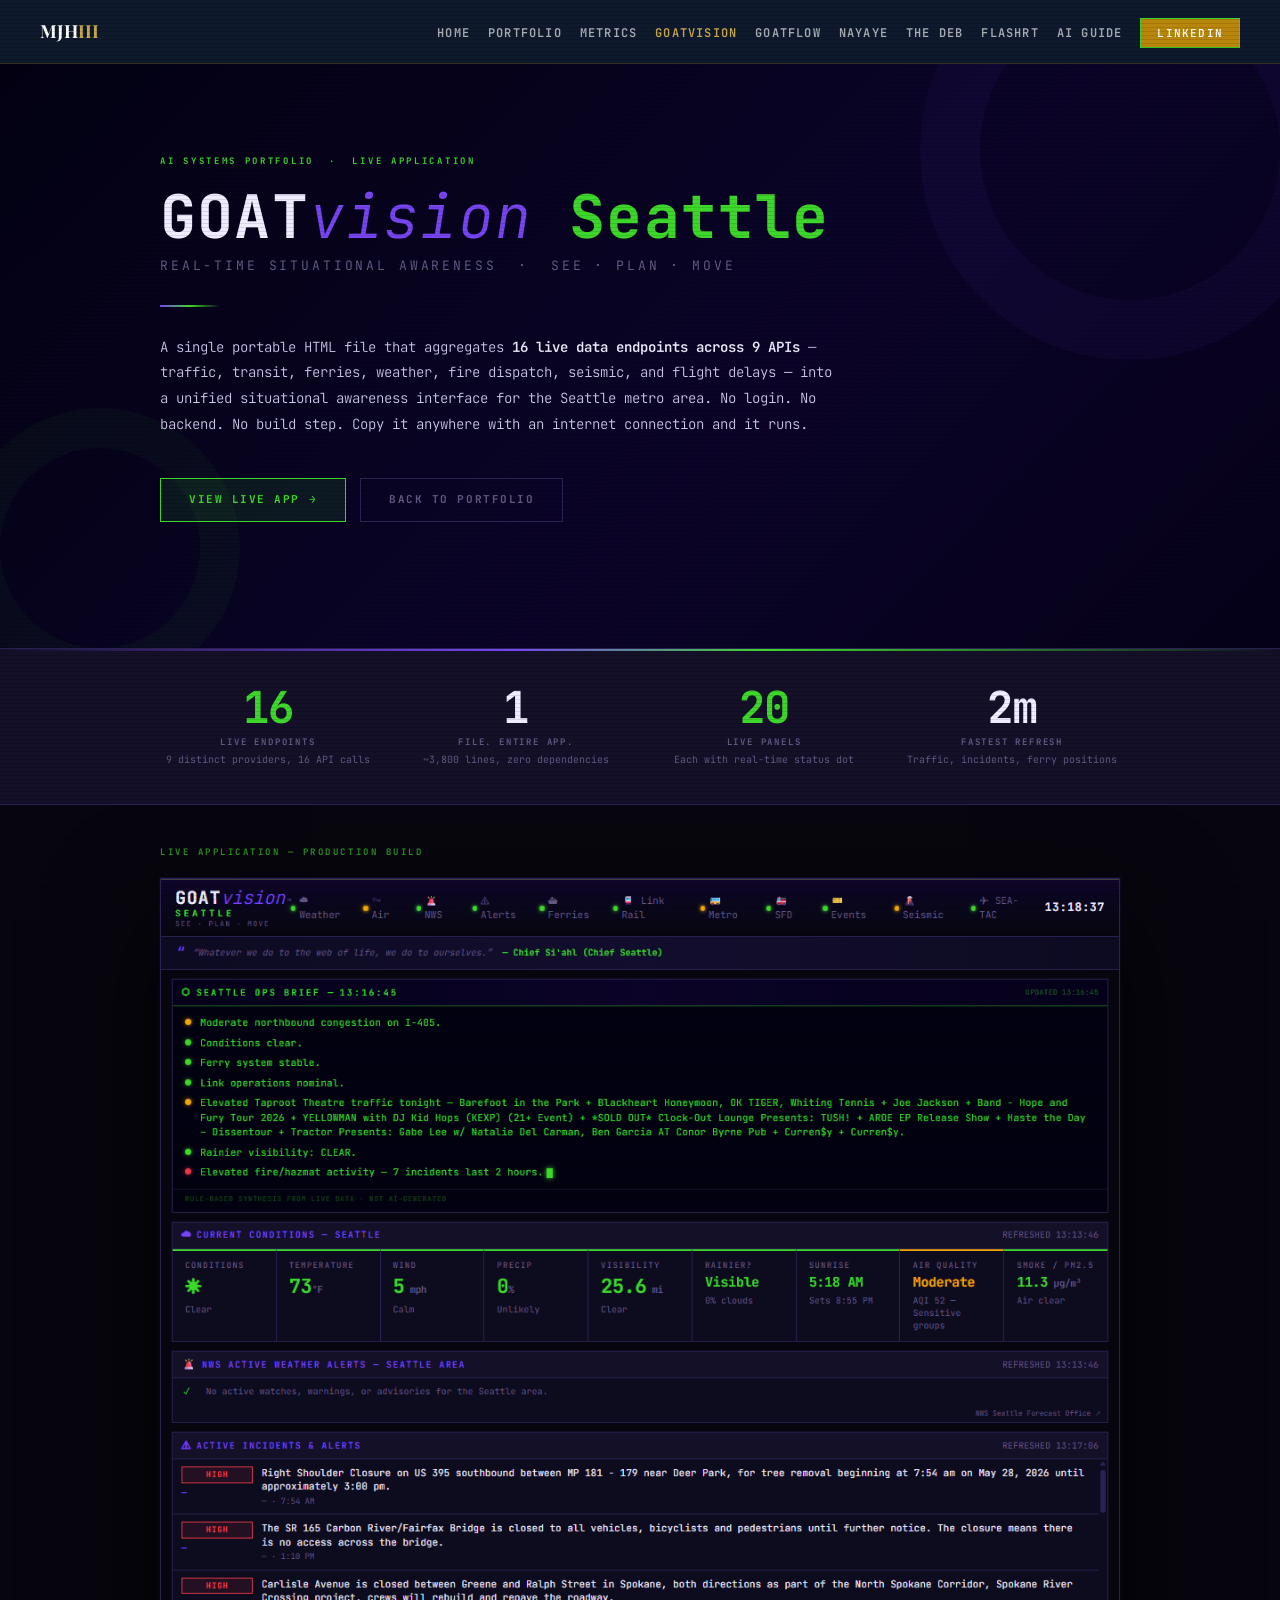
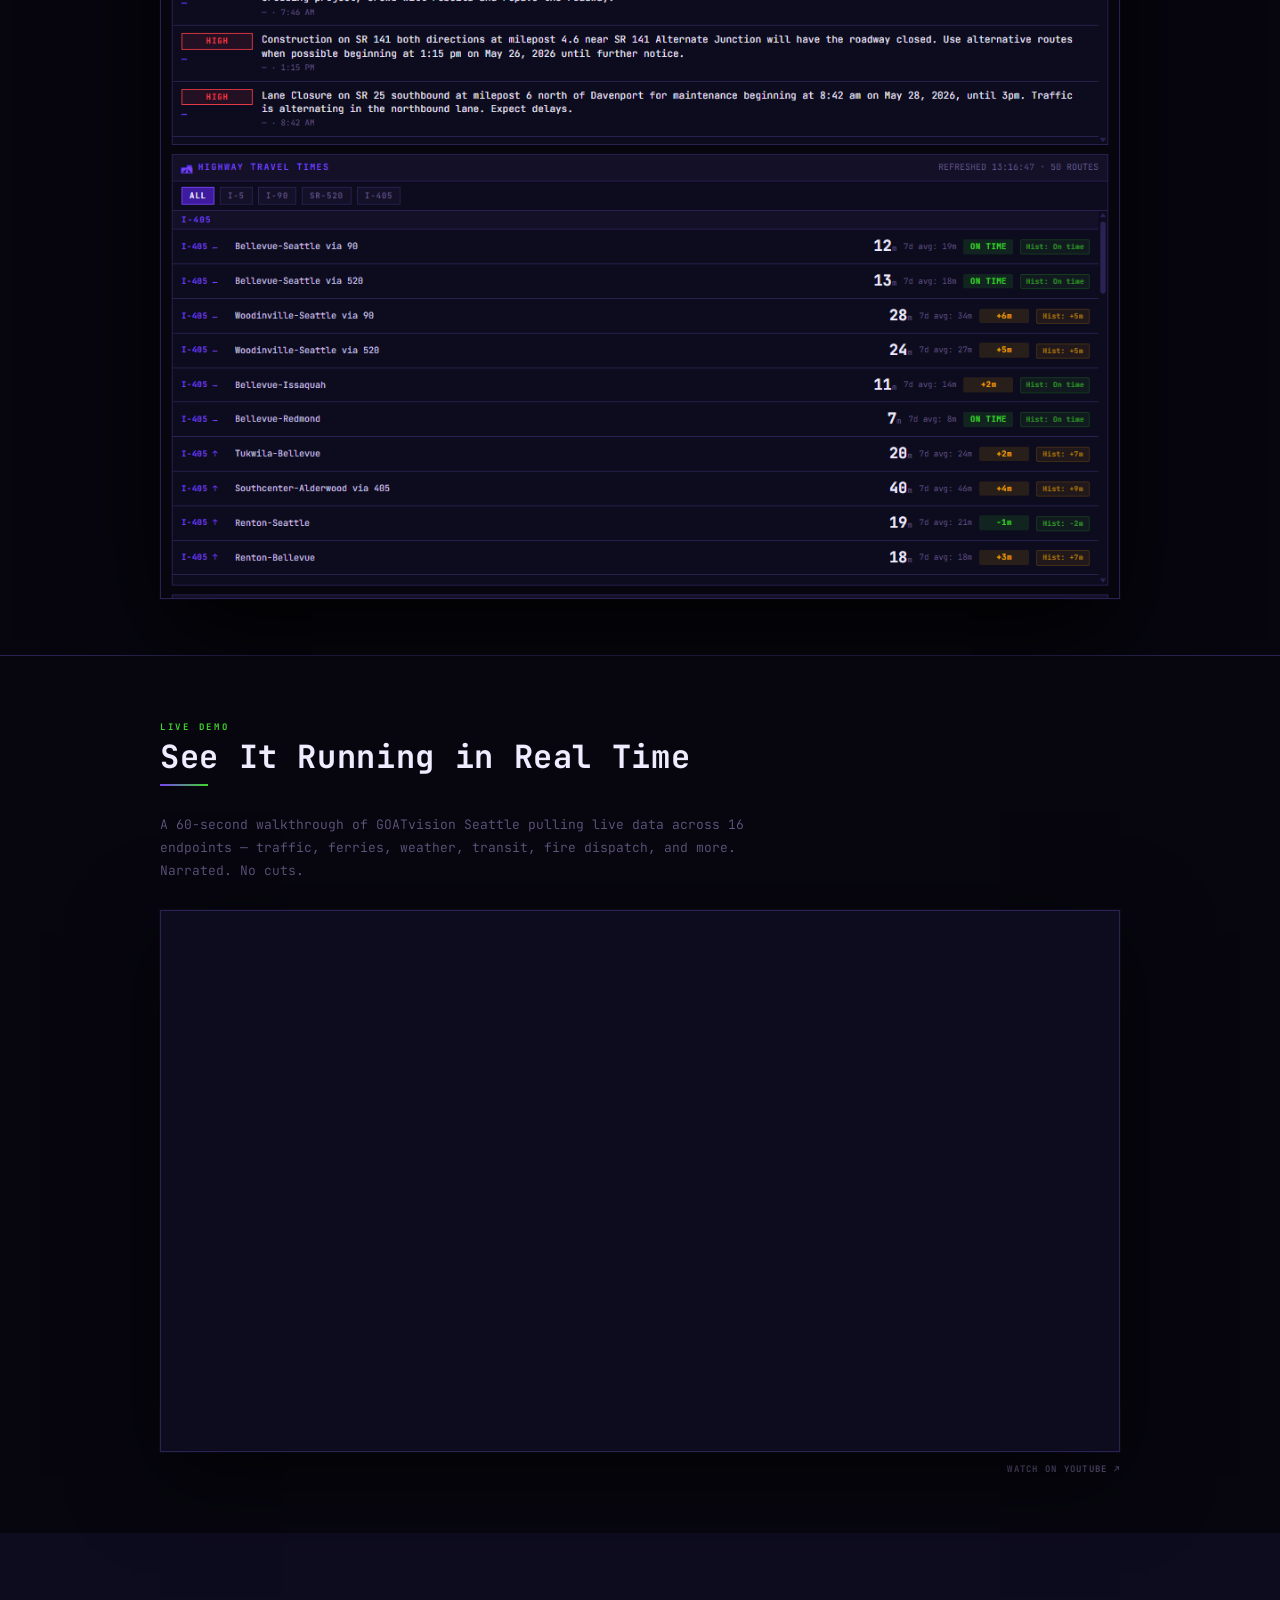
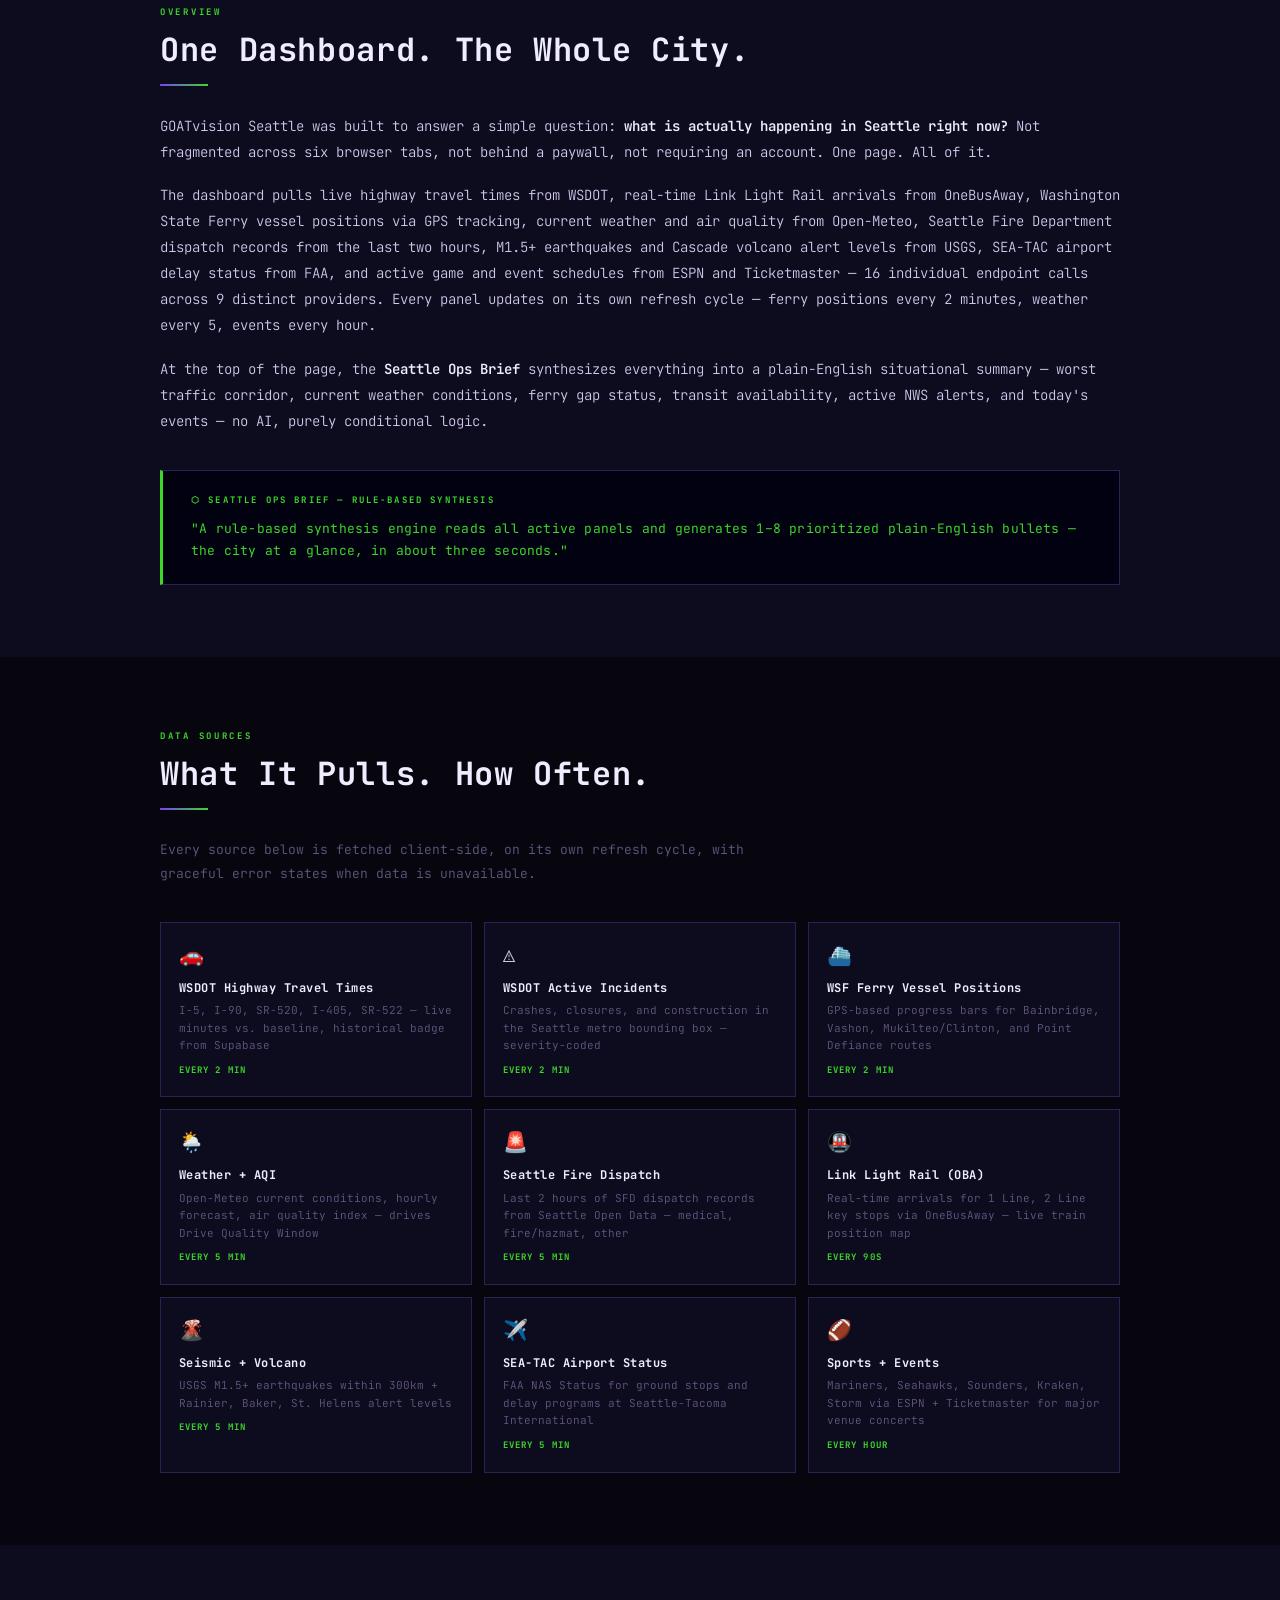
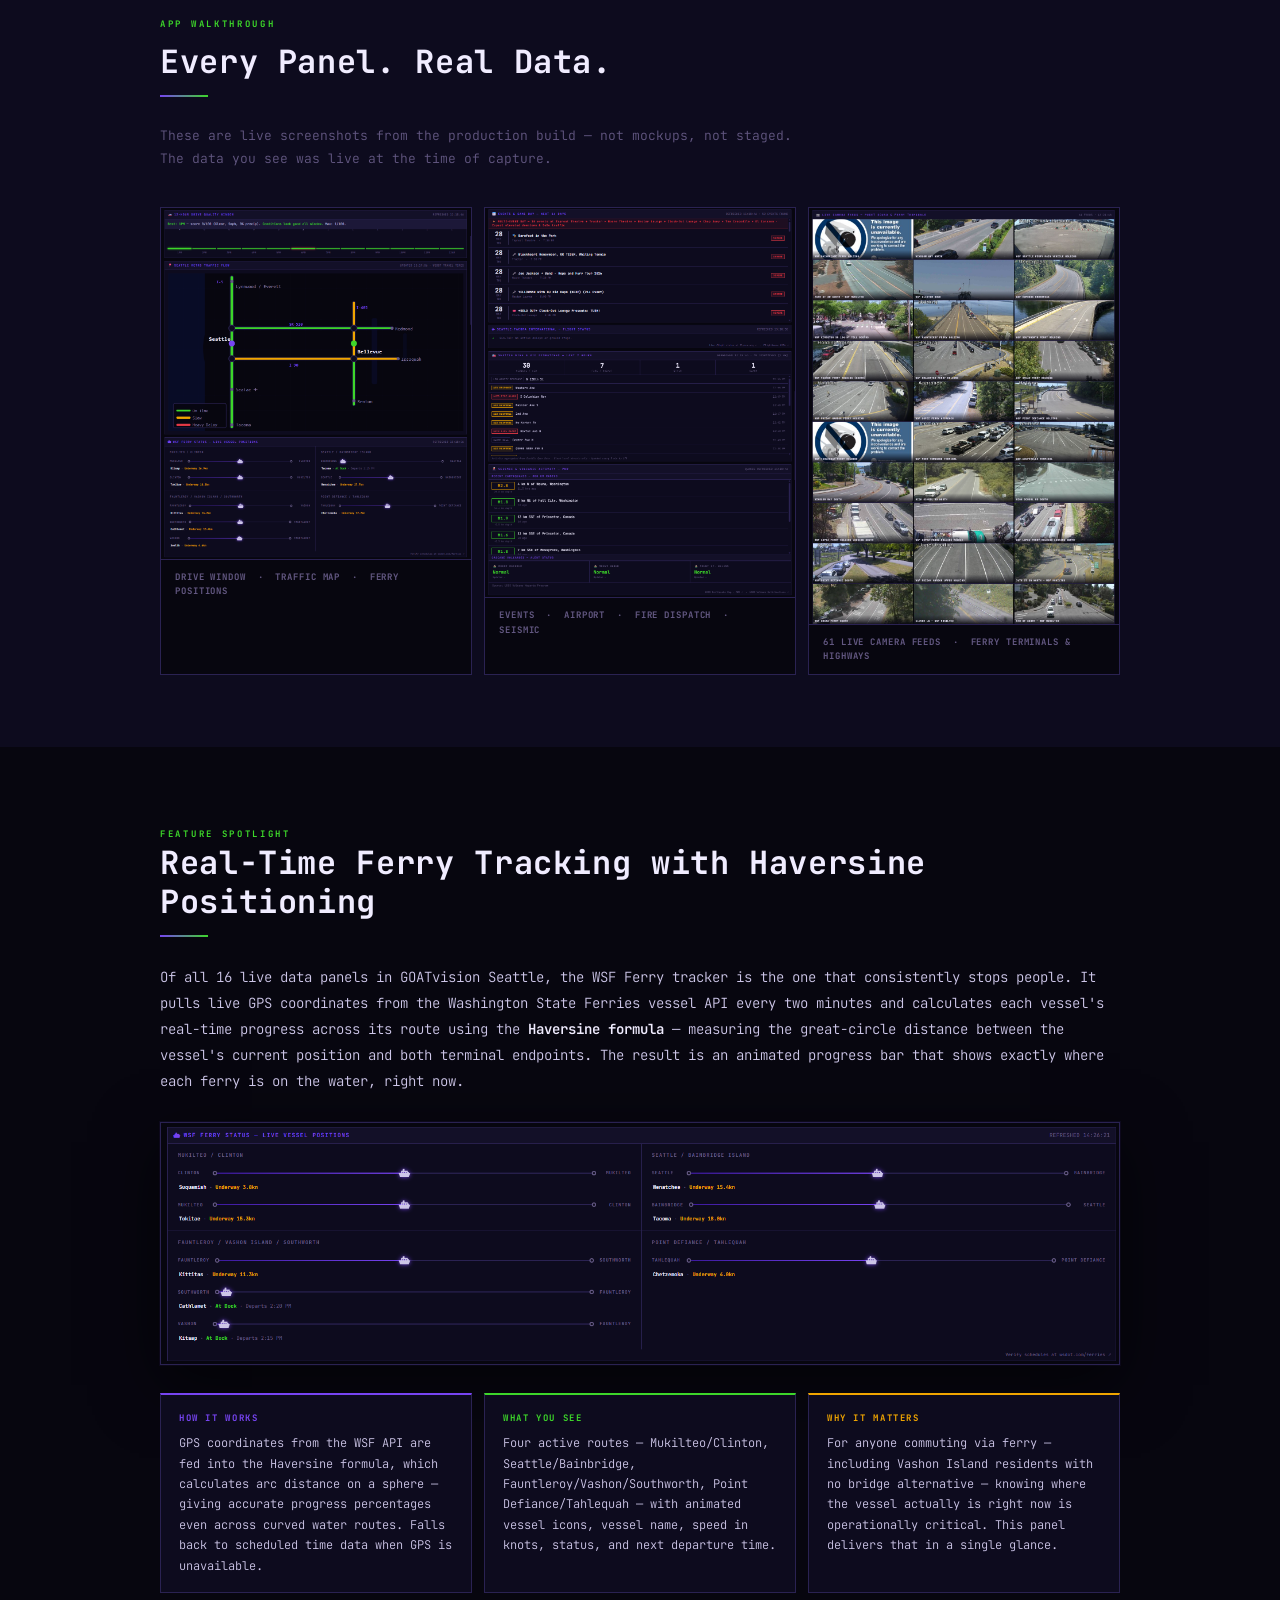
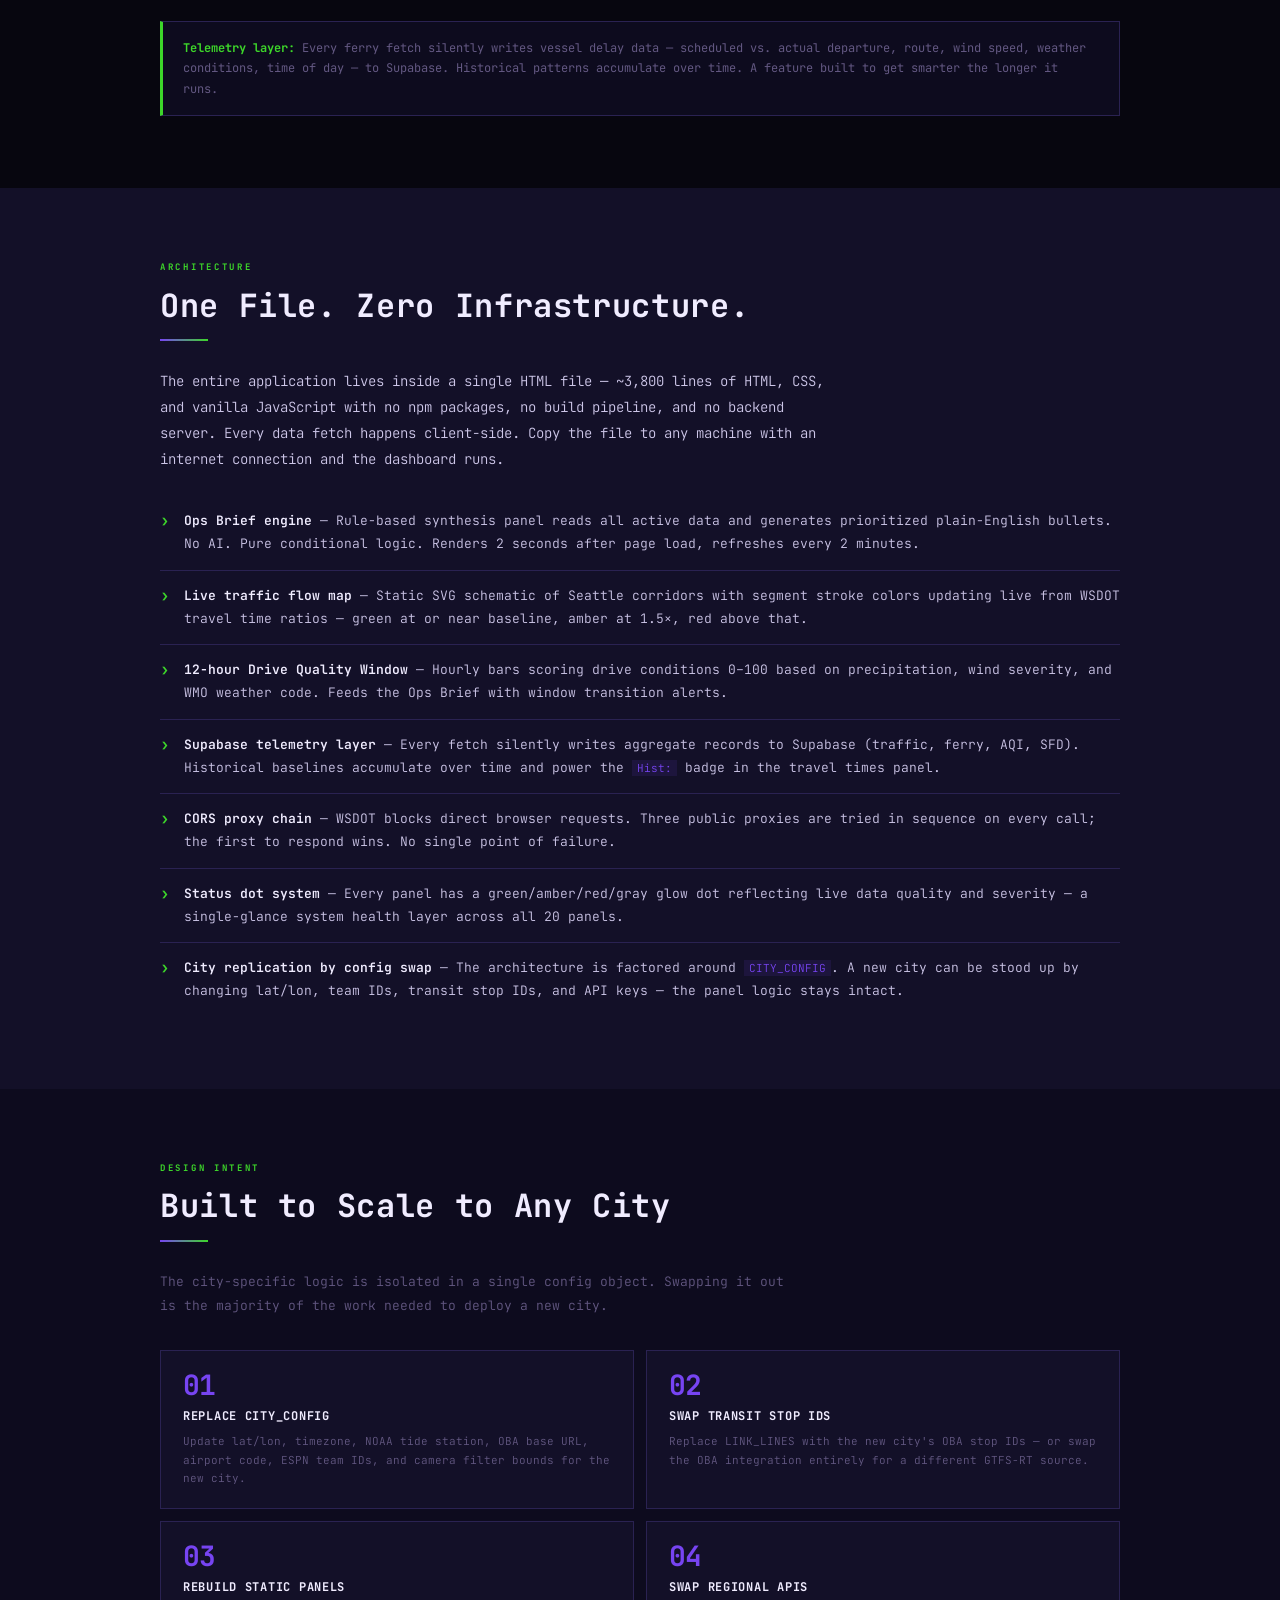
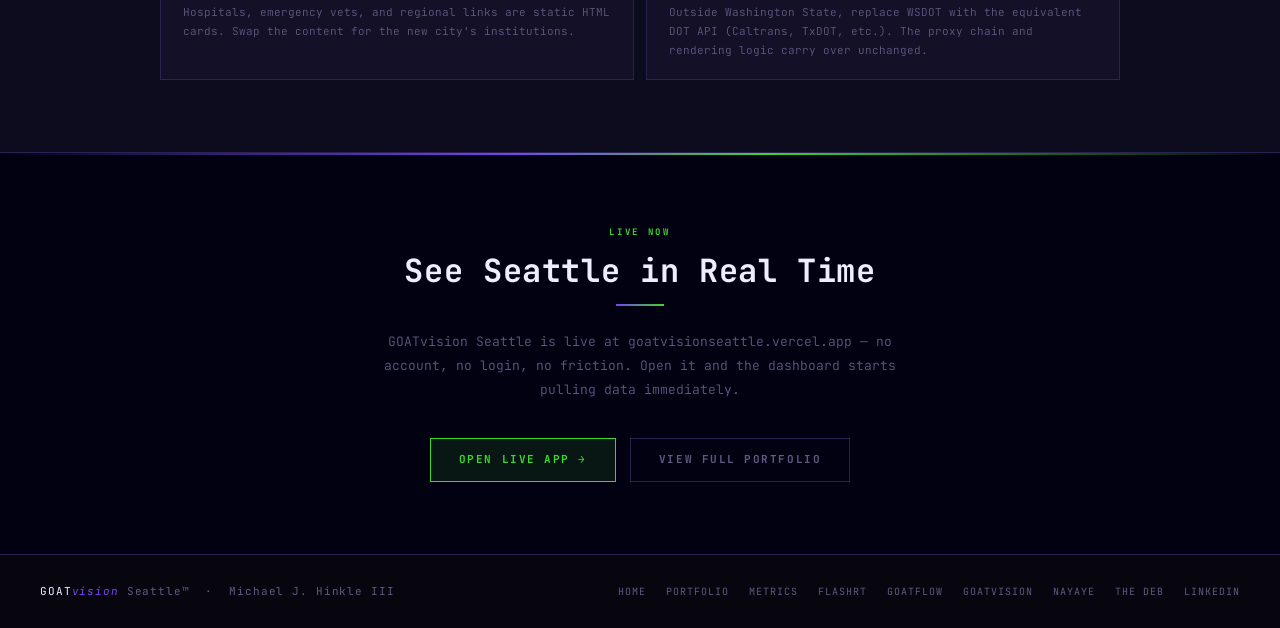
<file: goatvisionseattle.html>
<!DOCTYPE html>
<html lang="en">
<head>
<meta charset="UTF-8">
<meta name="viewport" content="width=device-width, initial-scale=1.0">
<title>GOATvision Seattle — Michael J. Hinkle III</title>
<link href="https://fonts.googleapis.com/css2?family=Playfair+Display:ital,wght@0,400;0,700;0,900;1,400;1,700&family=JetBrains+Mono:wght@300;400;500;600;700&display=swap" rel="stylesheet">
<style>
:root{
  --bg:   #07060f;
  --bg2:  #0d0b1e;
  --bg3:  #131028;
  --bg4:  #1c1838;
  --border: #2a2252;
  --purple: #7744f2;
  --purple-dim: #3d1a9e;
  --green:  #3dd62a;
  --amber:  #f0a500;
  --text:   #cdc6e8;
  --text-dim: #635882;
  --text-bright: #f0ecff;
  --mono: 'JetBrains Mono', 'Courier New', monospace;
}
*,*::before,*::after{box-sizing:border-box;margin:0;padding:0;}
html{scroll-behavior:smooth;}
body{font-family:var(--mono);background:var(--bg);color:var(--text);line-height:1.6;overflow-x:hidden;}

/* ── CRT scanline overlay ── */
body::after{content:'';position:fixed;inset:0;pointer-events:none;z-index:9999;
  background:repeating-linear-gradient(to bottom,transparent 0px,transparent 3px,rgba(0,0,0,0.10) 3px,rgba(0,0,0,0.10) 4px);}

/* ── NAV ── */
.site-nav{position:fixed;top:0;left:0;right:0;height:56px;
  background:linear-gradient(180deg,#0f0528 0%,#09071a 100%);
  border-bottom:1px solid var(--border);
  display:flex;align-items:center;justify-content:space-between;
  padding:0 32px;z-index:1000;}
.nav-brand{font-family:'Playfair Display',serif;font-size:18px;font-weight:700;color:#fff;text-decoration:none;letter-spacing:normal;}
.nav-brand .gv-goat{color:#fff;}
.nav-brand .gv-vis{color:#c8a84b;font-weight:700;font-style:normal;}
.nav-brand .gv-city{display:none;}
.nav-links{display:flex;gap:20px;align-items:center;list-style:none;}
.nav-links a{color:var(--text-dim);text-decoration:none;font-size:10px;font-weight:700;letter-spacing:0.14em;text-transform:uppercase;transition:color 0.15s;}
.nav-links a:hover,.nav-links a.active{color:var(--green);}
.nav-links .nav-cta{border:1px solid var(--green);color:var(--green) !important;padding:4px 12px;font-size:10px !important;}
.nav-links .nav-cta:hover{background:rgba(61,214,42,0.1) !important;}

/* ── HERO ── */
.hero{min-height:72vh;background:linear-gradient(135deg,#020111 0%,#0b0428 60%,#06011a 100%);
  display:flex;align-items:center;padding:100px 40px 72px;position:relative;overflow:hidden;}
.hero::before{content:'';position:absolute;top:-60px;right:-60px;width:420px;height:420px;border-radius:50%;
  border:60px solid rgba(119,68,242,0.05);pointer-events:none;}
.hero::after{content:'';position:absolute;bottom:-40px;left:-40px;width:280px;height:280px;border-radius:50%;
  border:40px solid rgba(61,214,42,0.04);pointer-events:none;}
.hero-inner{max-width:960px;margin:0 auto;width:100%;position:relative;z-index:1;}
.hero-eyebrow{font-size:9px;font-weight:700;letter-spacing:0.3em;text-transform:uppercase;color:var(--green);margin-bottom:16px;display:block;}
.hero-title{font-family:var(--mono);font-size:clamp(36px,5vw,60px);font-weight:700;line-height:1.05;color:var(--text-bright);margin-bottom:8px;letter-spacing:0.02em;}
.hero-title .gv-goat{color:var(--text-bright);}
.hero-title .gv-vis{color:var(--purple);font-weight:300;font-style:italic;}
.hero-title .gv-city{color:var(--green);}
.hero-sub{font-family:var(--mono);font-size:clamp(11px,1.4vw,13px);font-weight:400;letter-spacing:0.22em;text-transform:uppercase;color:var(--text-dim);margin-bottom:28px;}
.hero-rule{width:60px;height:2px;background:linear-gradient(90deg,var(--purple),var(--green),transparent);margin-bottom:28px;}
.hero-desc{font-size:14px;font-weight:300;color:var(--text);line-height:1.85;max-width:680px;margin-bottom:40px;}
.hero-desc strong{color:var(--text-bright);font-weight:600;}
.hero-actions{display:flex;gap:14px;flex-wrap:wrap;align-items:center;}
.btn-primary{display:inline-block;background:rgba(61,214,42,0.1);border:1px solid var(--green);color:var(--green);
  padding:12px 28px;text-decoration:none;font-family:var(--mono);font-size:11px;font-weight:700;
  letter-spacing:0.14em;text-transform:uppercase;transition:all 0.15s;}
.btn-primary:hover{background:rgba(61,214,42,0.2);}
.btn-outline{display:inline-block;border:1px solid var(--border);color:var(--text-dim);
  padding:12px 28px;text-decoration:none;font-family:var(--mono);font-size:11px;font-weight:700;
  letter-spacing:0.14em;text-transform:uppercase;transition:all 0.15s;}
.btn-outline:hover{border-color:var(--purple);color:var(--text-bright);}

/* ── STATS STRIP ── */
.stats-strip{background:var(--bg3);padding:36px 40px;border-top:1px solid var(--border);border-bottom:1px solid var(--border);position:relative;}
.stats-strip::before{content:'';position:absolute;top:0;left:0;right:0;height:2px;
  background:linear-gradient(90deg,transparent,var(--purple) 40%,var(--green) 60%,transparent);}
.stats-strip-inner{max-width:960px;margin:0 auto;display:grid;grid-template-columns:repeat(4,1fr);gap:32px;}
.stat-item{text-align:center;}
.stat-num{font-family:var(--mono);font-size:44px;font-weight:700;line-height:1;color:var(--text-bright);margin-bottom:6px;letter-spacing:-0.02em;}
.stat-num.gold{color:var(--green);}
.stat-label{font-size:9px;font-weight:700;letter-spacing:0.2em;text-transform:uppercase;color:var(--text-dim);margin-bottom:3px;}
.stat-note{font-size:10px;color:var(--text-dim);}

/* ── SECTIONS ── */
.section{padding:72px 40px;}
.section-inner{max-width:960px;margin:0 auto;}
.section-eyebrow{font-size:9px;font-weight:700;letter-spacing:0.3em;text-transform:uppercase;color:var(--green);margin-bottom:12px;}
.section-title{font-family:var(--mono);font-size:clamp(22px,2.8vw,32px);font-weight:700;color:var(--text-bright);margin-bottom:14px;line-height:1.2;letter-spacing:0.02em;}
.section-title.white{color:var(--text-bright);}
.section-rule{width:48px;height:2px;background:linear-gradient(90deg,var(--purple),var(--green));margin-bottom:28px;}
.section-body{font-size:14px;font-weight:300;line-height:1.85;color:var(--text);}
.section-body p{margin-bottom:18px;}
.section-body strong{font-weight:600;color:var(--text-bright);}

/* ── WHAT SECTION ── */
.what-section{background:var(--bg2);}

/* ── DATA SOURCES SECTION ── */
.data-section{background:var(--bg);}
.data-grid{display:grid;grid-template-columns:repeat(3,1fr);gap:12px;margin-top:36px;}
.data-card{background:var(--bg2);border:1px solid var(--border);padding:16px 18px;transition:border-color 0.15s;}
.data-card:hover{border-color:var(--purple);}
.data-card-icon{font-size:20px;margin-bottom:8px;}
.data-card-name{font-size:12px;font-weight:700;color:var(--text-bright);margin-bottom:4px;letter-spacing:0.04em;}
.data-card-detail{font-size:11px;font-weight:300;color:var(--text-dim);line-height:1.6;}
.data-card-refresh{display:inline-block;margin-top:8px;font-size:9px;font-weight:700;letter-spacing:0.12em;text-transform:uppercase;color:var(--green);}

/* ── ARCHITECTURE SECTION ── */
.arch-section{background:var(--bg3);}
.feature-list{list-style:none;margin-top:24px;}
.feature-list li{font-size:13px;font-weight:300;color:var(--text);padding:14px 0 14px 24px;border-bottom:1px solid var(--border);position:relative;line-height:1.75;}
.feature-list li:last-child{border-bottom:none;}
.feature-list li::before{content:'›';position:absolute;left:0;color:var(--green);font-weight:700;font-size:16px;line-height:1.4;}
.feature-list li strong{font-weight:600;color:var(--text-bright);}
.feature-list li code{font-family:var(--mono);font-size:11px;color:var(--purple);background:rgba(119,68,242,0.1);padding:1px 5px;}

/* ── OPS BRIEF CALLOUT ── */
.brief-callout{background:#020111;border:1px solid var(--border);border-left:3px solid var(--green);padding:22px 28px;margin-top:36px;position:relative;overflow:hidden;}
.brief-callout::after{content:'';position:absolute;inset:0;pointer-events:none;
  background:repeating-linear-gradient(to bottom,transparent 0px,transparent 3px,rgba(0,0,0,0.15) 3px,rgba(0,0,0,0.15) 4px);}
.brief-callout-label{font-size:9px;font-weight:700;letter-spacing:0.24em;text-transform:uppercase;color:var(--green);margin-bottom:10px;position:relative;z-index:1;}
.brief-callout-text{font-family:var(--mono);font-size:13px;color:var(--green);line-height:1.7;letter-spacing:0.015em;position:relative;z-index:1;}

/* ── REPLICATION SECTION ── */
.rep-section{background:var(--bg2);}
.rep-steps{display:grid;grid-template-columns:repeat(2,1fr);gap:12px;margin-top:32px;}
.rep-step{background:var(--bg3);border:1px solid var(--border);padding:20px 22px;transition:border-color 0.15s;}
.rep-step:hover{border-color:var(--purple);}
.rep-step-num{font-family:var(--mono);font-size:28px;font-weight:700;color:var(--purple);line-height:1;margin-bottom:8px;letter-spacing:-0.02em;}
.rep-step-title{font-size:12px;font-weight:700;color:var(--text-bright);margin-bottom:6px;letter-spacing:0.06em;text-transform:uppercase;}
.rep-step-desc{font-size:11px;font-weight:300;color:var(--text-dim);line-height:1.7;}

/* ── CTA ── */
.cta-section{background:#020111;padding:72px 40px;text-align:center;border-top:1px solid var(--border);position:relative;overflow:hidden;}
.cta-section::before{content:'';position:absolute;top:0;left:0;right:0;height:2px;
  background:linear-gradient(90deg,transparent,var(--purple) 40%,var(--green) 60%,transparent);}
.cta-body{font-size:13px;font-weight:300;color:var(--text-dim);max-width:520px;margin:0 auto 36px;line-height:1.85;}
.cta-actions{display:flex;gap:14px;justify-content:center;flex-wrap:wrap;}

/* ── FOOTER ── */
.site-footer{background:var(--bg);border-top:1px solid var(--border);padding:28px 40px;
  display:flex;justify-content:space-between;align-items:center;flex-wrap:wrap;gap:16px;}
.footer-brand{font-family:var(--mono);font-size:11px;color:var(--text-dim);letter-spacing:0.08em;}
.footer-brand .gv-goat{color:var(--text-bright);}
.footer-brand .gv-vis{color:var(--purple);font-style:italic;}
.footer-nav{display:flex;gap:20px;flex-wrap:wrap;}
.footer-nav a{font-size:10px;color:var(--text-dim);text-decoration:none;letter-spacing:0.1em;text-transform:uppercase;transition:color 0.15s;}
.footer-nav a:hover{color:var(--green);}

/* ── SCREENSHOT HERO ── */
.screenshot-hero{background:var(--bg);padding:0 40px 56px;border-bottom:1px solid var(--border);}
.screenshot-hero-inner{max-width:960px;margin:0 auto;}
.screenshot-hero-label{font-size:9px;font-weight:700;letter-spacing:0.28em;text-transform:uppercase;color:var(--green);opacity:0.65;padding-top:40px;margin-bottom:18px;display:block;}
.screenshot-hero-frame{overflow:hidden;border:1px solid var(--border);box-shadow:0 40px 100px rgba(0,0,0,0.9),0 0 0 1px rgba(119,68,242,0.08);}
.screenshot-hero-frame img{width:100%;display:block;}

/* ── SCREENSHOT GALLERY ── */
.gallery-section{background:var(--bg2);padding:72px 40px;}
.gallery-grid{display:grid;grid-template-columns:repeat(3,1fr);gap:12px;margin-top:36px;}
.gallery-item{overflow:hidden;border:1px solid var(--border);background:var(--bg);transition:transform 0.2s,border-color 0.2s,box-shadow 0.2s;}
.gallery-item:hover{transform:translateY(-4px);border-color:var(--purple);box-shadow:0 16px 48px rgba(0,0,0,0.6);}
.gallery-item img{width:100%;display:block;}
.gallery-caption{padding:10px 14px;font-size:9px;font-weight:700;letter-spacing:0.1em;text-transform:uppercase;color:var(--text-dim);border-top:1px solid var(--border);}

@media(max-width:900px){
  .gallery-grid{grid-template-columns:1fr;}
  .screenshot-hero{padding:0 20px 40px;}
  .stats-strip-inner{grid-template-columns:repeat(2,1fr);}
  .data-grid{grid-template-columns:1fr 1fr;}
  .rep-steps{grid-template-columns:1fr;}
  .site-nav{padding:0 16px;}
  .nav-links{gap:12px;}
  .hero{padding:90px 20px 60px;}
  .section{padding:56px 20px;}
  .stats-strip{padding:36px 20px;}
  .cta-section{padding:56px 20px;}
  .site-footer{padding:24px 20px;}
}
@media(max-width:540px){
  .data-grid{grid-template-columns:1fr;}
  .stats-strip-inner{grid-template-columns:1fr 1fr;}
  .nav-links li:not(:last-child){display:none;}
}

  /* ── UNIVERSAL NAV (mobile-responsive) ── */
  .site-nav{position:fixed;top:0;left:0;right:0;height:64px;background:rgba(15,26,46,0.97);backdrop-filter:blur(12px);display:flex;align-items:center;justify-content:space-between;padding:0 40px;z-index:1000;border-bottom:1px solid rgba(184,134,11,0.25);overflow:visible;}
  .nav-brand{font-family:'Playfair Display',serif;font-size:18px;font-weight:700;color:#fff;text-decoration:none;}
  .nav-brand span{color:#c8a84b;}
  .nav-links{display:flex;gap:18px;align-items:center;list-style:none;}
  .nav-links a{color:rgba(255,255,255,0.65);text-decoration:none;font-size:12px;font-weight:600;letter-spacing:1.2px;text-transform:uppercase;transition:color 0.2s;}
  .nav-links a:hover,.nav-links a.active{color:#c8a84b;}
  .nav-links .nav-cta{background:#b8860b;color:#fff !important;padding:7px 16px;font-size:11px !important;}
  .nav-links .nav-cta:hover{background:#c8a84b !important;color:#0f1a2e !important;}
  /* Hamburger */
  .nav-hamburger{display:none;flex-direction:column;gap:5px;cursor:pointer;padding:6px;background:none;border:none;z-index:1010;}
  .nav-hamburger span{display:block;width:24px;height:2px;background:#fff;border-radius:2px;transition:all 0.25s;}
  .nav-hamburger.open span:nth-child(1){transform:translateY(7px) rotate(45deg);}
  .nav-hamburger.open span:nth-child(2){opacity:0;}
  .nav-hamburger.open span:nth-child(3){transform:translateY(-7px) rotate(-45deg);}
  @media(max-width:860px){
    .site-nav{padding:0 20px;}
    .nav-hamburger{display:flex;}
    .nav-links{
      display:none;flex-direction:column;gap:0;
      position:fixed;top:64px;left:0;right:0;bottom:0;
      background:rgba(10,18,35,0.99);backdrop-filter:blur(16px);
      padding:24px 0 40px;overflow-y:auto;z-index:999;
      border-top:1px solid rgba(184,134,11,0.2);
    }
    .nav-links.open{display:flex;}
    .nav-links li{width:100%;}
    .nav-links a{
      display:block;width:100%;padding:16px 32px;
      font-size:14px;letter-spacing:1.5px;
      border-bottom:1px solid rgba(255,255,255,0.05);
      color:rgba(255,255,255,0.75);
    }
    .nav-links a:hover,.nav-links a.active{color:#c8a84b;background:rgba(184,134,11,0.06);}
    .nav-links .nav-cta{
      margin:20px 32px 0;width:auto;
      padding:14px 20px;text-align:center;
      background:rgba(184,134,11,0.15);
      border:1px solid rgba(184,134,11,0.4);
      color:#c8a84b !important;
    }
    .nav-links .nav-cta:hover{background:rgba(184,134,11,0.28) !important;color:#fff !important;}
  }

</style>
</head>
<body>

<nav class="site-nav">
  <a href="index.html" class="nav-brand">MJH<span>III</span></a>
  <button class="nav-hamburger" id="nav-hamburger" aria-label="Menu" onclick="toggleNav()">
    <span></span><span></span><span></span>
  </button>
  <ul class="nav-links" id="nav-links">
    <li><a href="index.html">Home</a></li>
    <li><a href="portfolio.html">Portfolio</a></li>
    <li><a href="metrics.html">Metrics</a></li>
    <li><a href="goatvisionseattle.html" class="active">GOATvision</a></li>
    <li><a href="goatflow.html">GOATflow</a></li>
    <li><a href="nayaye.html">NayAye</a></li>
    <li><a href="deb.html">The DEB</a></li>
    <li><a href="flashrt.html">FlashRT</a></li>
    <li><a href="https://aiguide.michaeljhinkle.com" target="_blank" rel="noopener">AI Guide</a></li>
    <li><a href="https://linkedin.com/in/michaeljhinkle" target="_blank" rel="noopener" class="nav-cta">LinkedIn</a></li>
</ul>
</nav>
<script>
function toggleNav(){
  var h=document.getElementById('nav-hamburger');
  var n=document.getElementById('nav-links');
  h.classList.toggle('open');
  n.classList.toggle('open');
  document.body.style.overflow=n.classList.contains('open')?'hidden':'';
}
// Close menu when a link is clicked
document.addEventListener('DOMContentLoaded',function(){
  var links=document.querySelectorAll('.nav-links a');
  links.forEach(function(l){l.addEventListener('click',function(){
    document.getElementById('nav-hamburger').classList.remove('open');
    document.getElementById('nav-links').classList.remove('open');
    document.body.style.overflow='';
  });});
});
</script><!-- HERO -->
<section class="hero">
  <div class="hero-inner">
    <span class="hero-eyebrow">AI Systems Portfolio &nbsp;·&nbsp; Live Application</span>
    <h1 class="hero-title"><span class="gv-goat">GOAT</span><span class="gv-vis">vision</span> <span class="gv-city">Seattle</span></h1>
    <div class="hero-sub">Real-Time Situational Awareness &nbsp;&middot;&nbsp; See &middot; Plan &middot; Move</div>
    <div class="hero-rule"></div>
    <p class="hero-desc">A single portable HTML file that aggregates <strong>16 live data endpoints across 9 APIs</strong> — traffic, transit, ferries, weather, fire dispatch, seismic, and flight delays — into a unified situational awareness interface for the Seattle metro area. No login. No backend. No build step. Copy it anywhere with an internet connection and it runs.</p>
    <div class="hero-actions">
      <a href="https://goatvisionseattle.vercel.app" target="_blank" rel="noopener" class="btn-primary">View Live App &rarr;</a>
      <a href="portfolio.html#innovation" class="btn-outline">Back to Portfolio</a>
    </div>
  </div>
</section>

<!-- STATS STRIP -->
<div class="stats-strip">
  <div class="stats-strip-inner">
    <div class="stat-item">
      <div class="stat-num gold">16</div>
      <div class="stat-label">Live Endpoints</div>
      <div class="stat-note">9 distinct providers, 16 API calls</div>
    </div>
    <div class="stat-item">
      <div class="stat-num">1</div>
      <div class="stat-label">File. Entire App.</div>
      <div class="stat-note">~3,800 lines, zero dependencies</div>
    </div>
    <div class="stat-item">
      <div class="stat-num gold">20</div>
      <div class="stat-label">Live Panels</div>
      <div class="stat-note">Each with real-time status dot</div>
    </div>
    <div class="stat-item">
      <div class="stat-num">2m</div>
      <div class="stat-label">Fastest Refresh</div>
      <div class="stat-note">Traffic, incidents, ferry positions</div>
    </div>
  </div>
</div>

<!-- MAIN SCREENSHOT -->
<div class="screenshot-hero">
  <div class="screenshot-hero-inner">
    <span class="screenshot-hero-label">Live Application — Production Build</span>
    <div class="screenshot-hero-frame">
      <img src="goatvision_main_screen_ops_brief_conditions_nws_alerts_active_incidents_highway_travel_times_1.png" alt="GOATvision Seattle — Main Screen: Ops Brief, Current Conditions, NWS Alerts, Active Incidents, Highway Travel Times">
    </div>
  </div>
</div>

<!-- VIDEO DEMO -->
<section class="section" style="background:var(--bg);padding:56px 40px;">
  <div style="max-width:960px;margin:0 auto;">
    <span class="section-eyebrow">Live Demo</span>
    <h2 class="section-title" style="margin-bottom:8px;">See It Running in Real Time</h2>
    <div class="section-rule"></div>
    <p style="font-size:13px;font-weight:300;color:var(--text-dim);max-width:640px;line-height:1.75;margin-bottom:28px;">A 60-second walkthrough of GOATvision Seattle pulling live data across 16 endpoints — traffic, ferries, weather, transit, fire dispatch, and more. Narrated. No cuts.</p>
    <div style="position:relative;width:100%;padding-bottom:56.25%;background:var(--bg2);border:1px solid var(--border);box-shadow:0 24px 80px rgba(0,0,0,0.7),0 0 0 1px rgba(119,68,242,0.08);">
      <iframe
        src="https://www.youtube.com/embed/qbNlfcWczHM?rel=0&modestbranding=1&color=white"
        title="GOATvision Seattle — Live Demo"
        frameborder="0"
        allow="accelerometer; autoplay; clipboard-write; encrypted-media; gyroscope; picture-in-picture"
        allowfullscreen
        style="position:absolute;top:0;left:0;width:100%;height:100%;">
      </iframe>
    </div>
    <div style="display:flex;justify-content:flex-end;margin-top:10px;">
      <a href="https://www.youtube.com/watch?v=qbNlfcWczHM" target="_blank" rel="noopener" style="font-family:var(--mono);font-size:9px;font-weight:700;letter-spacing:0.14em;text-transform:uppercase;color:var(--text-dim);text-decoration:none;" onmouseover="this.style.color='var(--green)'" onmouseout="this.style.color='var(--text-dim)'">Watch on YouTube ↗</a>
    </div>
  </div>
</section>

<!-- WHAT IT IS -->
<section class="section what-section" id="overview">
  <div class="section-inner">
    <div class="section-eyebrow">Overview</div>
    <h2 class="section-title">One Dashboard. The Whole City.</h2>
    <div class="section-rule"></div>
    <div class="section-body">
      <p>GOATvision Seattle was built to answer a simple question: <strong>what is actually happening in Seattle right now?</strong> Not fragmented across six browser tabs, not behind a paywall, not requiring an account. One page. All of it.</p>
      <p>The dashboard pulls live highway travel times from WSDOT, real-time Link Light Rail arrivals from OneBusAway, Washington State Ferry vessel positions via GPS tracking, current weather and air quality from Open-Meteo, Seattle Fire Department dispatch records from the last two hours, M1.5+ earthquakes and Cascade volcano alert levels from USGS, SEA-TAC airport delay status from FAA, and active game and event schedules from ESPN and Ticketmaster — 16 individual endpoint calls across 9 distinct providers. Every panel updates on its own refresh cycle — ferry positions every 2 minutes, weather every 5, events every hour.</p>
      <p>At the top of the page, the <strong>Seattle Ops Brief</strong> synthesizes everything into a plain-English situational summary — worst traffic corridor, current weather conditions, ferry gap status, transit availability, active NWS alerts, and today's events — no AI, purely conditional logic.</p>
    </div>

    <div class="brief-callout">
      <div class="brief-callout-label">&#11041; Seattle Ops Brief &mdash; Rule-Based Synthesis</div>
      <div class="brief-callout-text">"A rule-based synthesis engine reads all active panels and generates 1&ndash;8 prioritized plain-English bullets &mdash; the city at a glance, in about three seconds."</div>
    </div>
  </div>
</section>

<!-- DATA SOURCES -->
<section class="section data-section" id="data">
  <div class="section-inner">
    <div class="section-eyebrow">Data Sources</div>
    <h2 class="section-title white">What It Pulls. How Often.</h2>
    <div class="section-rule"></div>
    <p style="font-size:13px;font-weight:300;color:var(--text-dim);max-width:640px;line-height:1.85;margin-bottom:0;">Every source below is fetched client-side, on its own refresh cycle, with graceful error states when data is unavailable.</p>
    <div class="data-grid">
      <div class="data-card">
        <div class="data-card-icon">🚗</div>
        <div class="data-card-name">WSDOT Highway Travel Times</div>
        <div class="data-card-detail">I-5, I-90, SR-520, I-405, SR-522 — live minutes vs. baseline, historical badge from Supabase</div>
        <span class="data-card-refresh">Every 2 min</span>
      </div>
      <div class="data-card">
        <div class="data-card-icon">⚠️</div>
        <div class="data-card-name">WSDOT Active Incidents</div>
        <div class="data-card-detail">Crashes, closures, and construction in the Seattle metro bounding box — severity-coded</div>
        <span class="data-card-refresh">Every 2 min</span>
      </div>
      <div class="data-card">
        <div class="data-card-icon">⛴️</div>
        <div class="data-card-name">WSF Ferry Vessel Positions</div>
        <div class="data-card-detail">GPS-based progress bars for Bainbridge, Vashon, Mukilteo/Clinton, and Point Defiance routes</div>
        <span class="data-card-refresh">Every 2 min</span>
      </div>
      <div class="data-card">
        <div class="data-card-icon">🌦️</div>
        <div class="data-card-name">Weather + AQI</div>
        <div class="data-card-detail">Open-Meteo current conditions, hourly forecast, air quality index — drives Drive Quality Window</div>
        <span class="data-card-refresh">Every 5 min</span>
      </div>
      <div class="data-card">
        <div class="data-card-icon">🚨</div>
        <div class="data-card-name">Seattle Fire Dispatch</div>
        <div class="data-card-detail">Last 2 hours of SFD dispatch records from Seattle Open Data — medical, fire/hazmat, other</div>
        <span class="data-card-refresh">Every 5 min</span>
      </div>
      <div class="data-card">
        <div class="data-card-icon">🚇</div>
        <div class="data-card-name">Link Light Rail (OBA)</div>
        <div class="data-card-detail">Real-time arrivals for 1 Line, 2 Line key stops via OneBusAway — live train position map</div>
        <span class="data-card-refresh">Every 90s</span>
      </div>
      <div class="data-card">
        <div class="data-card-icon">🌋</div>
        <div class="data-card-name">Seismic + Volcano</div>
        <div class="data-card-detail">USGS M1.5+ earthquakes within 300km + Rainier, Baker, St. Helens alert levels</div>
        <span class="data-card-refresh">Every 5 min</span>
      </div>
      <div class="data-card">
        <div class="data-card-icon">✈️</div>
        <div class="data-card-name">SEA-TAC Airport Status</div>
        <div class="data-card-detail">FAA NAS Status for ground stops and delay programs at Seattle-Tacoma International</div>
        <span class="data-card-refresh">Every 5 min</span>
      </div>
      <div class="data-card">
        <div class="data-card-icon">🏈</div>
        <div class="data-card-name">Sports + Events</div>
        <div class="data-card-detail">Mariners, Seahawks, Sounders, Kraken, Storm via ESPN + Ticketmaster for major venue concerts</div>
        <span class="data-card-refresh">Every hour</span>
      </div>
    </div>
  </div>
</section>

<!-- SCREENSHOT GALLERY -->
<div class="gallery-section" id="screenshots">
  <div class="section-inner">
    <div class="section-eyebrow">App Walkthrough</div>
    <h2 class="section-title white">Every Panel. Real Data.</h2>
    <div class="section-rule"></div>
    <p style="font-size:13px;font-weight:300;color:var(--text-dim);max-width:640px;line-height:1.75;margin-bottom:0;">These are live screenshots from the production build — not mockups, not staged. The data you see was live at the time of capture.</p>
    <div class="gallery-grid">
      <div class="gallery-item">
        <img src="goatvision_12_hour_drive_window_metro_traffic_flow_map_wsf_ferry_live_vessel_tracking_2.png" alt="12-Hour Drive Quality Window, Seattle Metro Traffic Flow Map, WSF Ferry Live Vessel Tracking">
        <div class="gallery-caption">Drive Window &nbsp;·&nbsp; Traffic Map &nbsp;·&nbsp; Ferry Positions</div>
      </div>
      <div class="gallery-item">
        <img src="goatvision_events_game_day_sea-tac_airport_alerts_fire_and_aid_dispatches_feed_seismic_and_volcanic_activity_monitoring_cascades_volcano_statuses_4.png" alt="Events and Game Day, SEA-TAC Airport Alerts, Fire and Aid Dispatches, Seismic and Volcanic Activity">
        <div class="gallery-caption">Events &nbsp;·&nbsp; Airport &nbsp;·&nbsp; Fire Dispatch &nbsp;·&nbsp; Seismic</div>
      </div>
      <div class="gallery-item">
        <img src="goatvision_puget_sound_ferry_terminal_live_traffic_feeds_6.png" alt="61 Live Camera Feeds — Puget Sound and Ferry Terminals">
        <div class="gallery-caption">61 Live Camera Feeds &nbsp;·&nbsp; Ferry Terminals &amp; Highways</div>
      </div>
    </div>
  </div>
</div>

<!-- ARCHITECTURE -->
<section class="section" style="background:var(--bg);padding:72px 40px;" id="ferry">
  <div class="section-inner">
    <span class="section-eyebrow">Feature Spotlight</span>
    <h2 class="section-title">Real-Time Ferry Tracking with Haversine Positioning</h2>
    <div class="section-rule"></div>
    <p class="section-body" style="margin-bottom:28px;">Of all 16 live data panels in GOATvision Seattle, the WSF Ferry tracker is the one that consistently stops people. It pulls live GPS coordinates from the Washington State Ferries vessel API every two minutes and calculates each vessel's real-time progress across its route using the <strong>Haversine formula</strong> — measuring the great-circle distance between the vessel's current position and both terminal endpoints. The result is an animated progress bar that shows exactly where each ferry is on the water, right now.</p>

    <div style="border:1px solid var(--border);overflow:hidden;margin-bottom:28px;box-shadow:0 20px 60px rgba(0,0,0,0.6),0 0 0 1px rgba(119,68,242,0.08);">
      <img src="goatvision_ferry_panel.png" alt="GOATvision WSF Ferry Status — Live Vessel Positions with Haversine GPS tracking" style="width:100%;display:block;">
    </div>

    <div style="display:grid;grid-template-columns:1fr 1fr 1fr;gap:12px;margin-bottom:28px;">
      <div style="background:var(--bg2);border:1px solid var(--border);border-top:2px solid var(--purple);padding:16px 18px;">
        <div style="font-size:9px;font-weight:700;letter-spacing:0.18em;text-transform:uppercase;color:var(--purple);margin-bottom:8px;">How It Works</div>
        <div style="font-size:12px;font-weight:300;color:var(--text);line-height:1.7;">GPS coordinates from the WSF API are fed into the Haversine formula, which calculates arc distance on a sphere — giving accurate progress percentages even across curved water routes. Falls back to scheduled time data when GPS is unavailable.</div>
      </div>
      <div style="background:var(--bg2);border:1px solid var(--border);border-top:2px solid var(--green);padding:16px 18px;">
        <div style="font-size:9px;font-weight:700;letter-spacing:0.18em;text-transform:uppercase;color:var(--green);margin-bottom:8px;">What You See</div>
        <div style="font-size:12px;font-weight:300;color:var(--text);line-height:1.7;">Four active routes — Mukilteo/Clinton, Seattle/Bainbridge, Fauntleroy/Vashon/Southworth, Point Defiance/Tahlequah — with animated vessel icons, vessel name, speed in knots, status, and next departure time.</div>
      </div>
      <div style="background:var(--bg2);border:1px solid var(--border);border-top:2px solid var(--amber);padding:16px 18px;">
        <div style="font-size:9px;font-weight:700;letter-spacing:0.18em;text-transform:uppercase;color:var(--amber);margin-bottom:8px;">Why It Matters</div>
        <div style="font-size:12px;font-weight:300;color:var(--text);line-height:1.7;">For anyone commuting via ferry — including Vashon Island residents with no bridge alternative — knowing where the vessel actually is right now is operationally critical. This panel delivers that in a single glance.</div>
      </div>
    </div>

    <div style="background:var(--bg2);border:1px solid var(--border);border-left:3px solid var(--green);padding:16px 20px;font-family:var(--mono);font-size:12px;color:var(--text-dim);line-height:1.7;">
      <span style="color:var(--green);font-weight:700;">Telemetry layer:</span> Every ferry fetch silently writes vessel delay data — scheduled vs. actual departure, route, wind speed, weather conditions, time of day — to Supabase. Historical patterns accumulate over time. A feature built to get smarter the longer it runs.
    </div>
  </div>
</section>

<section class="section arch-section" id="architecture">
  <div class="section-inner">
    <div class="section-eyebrow">Architecture</div>
    <h2 class="section-title">One File. Zero Infrastructure.</h2>
    <div class="section-rule"></div>
    <div class="section-body" style="max-width:680px;">
      <p>The entire application lives inside a single HTML file — ~3,800 lines of HTML, CSS, and vanilla JavaScript with no npm packages, no build pipeline, and no backend server. Every data fetch happens client-side. Copy the file to any machine with an internet connection and the dashboard runs.</p>
    </div>
    <ul class="feature-list">
      <li><strong>Ops Brief engine</strong> — Rule-based synthesis panel reads all active data and generates prioritized plain-English bullets. No AI. Pure conditional logic. Renders 2 seconds after page load, refreshes every 2 minutes.</li>
      <li><strong>Live traffic flow map</strong> — Static SVG schematic of Seattle corridors with segment stroke colors updating live from WSDOT travel time ratios — green at or near baseline, amber at 1.5×, red above that.</li>
      <li><strong>12-hour Drive Quality Window</strong> — Hourly bars scoring drive conditions 0–100 based on precipitation, wind severity, and WMO weather code. Feeds the Ops Brief with window transition alerts.</li>
      <li><strong>Supabase telemetry layer</strong> — Every fetch silently writes aggregate records to Supabase (traffic, ferry, AQI, SFD). Historical baselines accumulate over time and power the <code>Hist:</code> badge in the travel times panel.</li>
      <li><strong>CORS proxy chain</strong> — WSDOT blocks direct browser requests. Three public proxies are tried in sequence on every call; the first to respond wins. No single point of failure.</li>
      <li><strong>Status dot system</strong> — Every panel has a green/amber/red/gray glow dot reflecting live data quality and severity — a single-glance system health layer across all 20 panels.</li>
      <li><strong>City replication by config swap</strong> — The architecture is factored around <code>CITY_CONFIG</code>. A new city can be stood up by changing lat/lon, team IDs, transit stop IDs, and API keys — the panel logic stays intact.</li>
    </ul>
  </div>
</section>

<!-- REPLICATION -->
<section class="section rep-section" id="replication">
  <div class="section-inner">
    <div class="section-eyebrow">Design Intent</div>
    <h2 class="section-title white">Built to Scale to Any City</h2>
    <div class="section-rule"></div>
    <p style="font-size:13px;font-weight:300;color:var(--text-dim);max-width:640px;line-height:1.85;margin-bottom:0;">The city-specific logic is isolated in a single config object. Swapping it out is the majority of the work needed to deploy a new city.</p>
    <div class="rep-steps">
      <div class="rep-step">
        <div class="rep-step-num">01</div>
        <div class="rep-step-title">Replace CITY_CONFIG</div>
        <div class="rep-step-desc">Update lat/lon, timezone, NOAA tide station, OBA base URL, airport code, ESPN team IDs, and camera filter bounds for the new city.</div>
      </div>
      <div class="rep-step">
        <div class="rep-step-num">02</div>
        <div class="rep-step-title">Swap Transit Stop IDs</div>
        <div class="rep-step-desc">Replace LINK_LINES with the new city's OBA stop IDs — or swap the OBA integration entirely for a different GTFS-RT source.</div>
      </div>
      <div class="rep-step">
        <div class="rep-step-num">03</div>
        <div class="rep-step-title">Rebuild Static Panels</div>
        <div class="rep-step-desc">Hospitals, emergency vets, and regional links are static HTML cards. Swap the content for the new city's institutions.</div>
      </div>
      <div class="rep-step">
        <div class="rep-step-num">04</div>
        <div class="rep-step-title">Swap Regional APIs</div>
        <div class="rep-step-desc">Outside Washington State, replace WSDOT with the equivalent DOT API (Caltrans, TxDOT, etc.). The proxy chain and rendering logic carry over unchanged.</div>
      </div>
    </div>
  </div>
</section>

<!-- CTA -->
<section class="cta-section">
  <div class="section-inner">
    <div class="section-eyebrow">Live Now</div>
    <h2 class="section-title white" style="margin:0 auto 14px;">See Seattle in Real Time</h2>
    <div class="section-rule" style="margin:0 auto 24px;"></div>
    <p class="cta-body">GOATvision Seattle is live at goatvisionseattle.vercel.app — no account, no login, no friction. Open it and the dashboard starts pulling data immediately.</p>
    <div class="cta-actions">
      <a href="https://goatvisionseattle.vercel.app" target="_blank" rel="noopener" class="btn-primary">Open Live App &rarr;</a>
      <a href="portfolio.html" class="btn-outline">View Full Portfolio</a>
    </div>
  </div>
</section>

<footer class="site-footer">
  <div class="footer-brand"><span class="gv-goat">GOAT</span><span class="gv-vis">vision</span> Seattle&#8482; &nbsp;·&nbsp; Michael J. Hinkle III</div>
  <nav class="footer-nav">
    <a href="index.html">Home</a>
    <a href="portfolio.html">Portfolio</a>
    <a href="metrics.html">Metrics</a>
    <a href="flashrt.html">FlashRT</a>
    <a href="goatflow.html">GOATflow</a>
    <a href="goatvisionseattle.html">GOATvision</a>
    <a href="nayaye.html">NayAye</a>
    <a href="deb.html">The DEB</a>
    <a href="https://linkedin.com/in/michaeljhinkle" target="_blank">LinkedIn</a>
  </nav>
</footer>

</body>
</html>
</file>
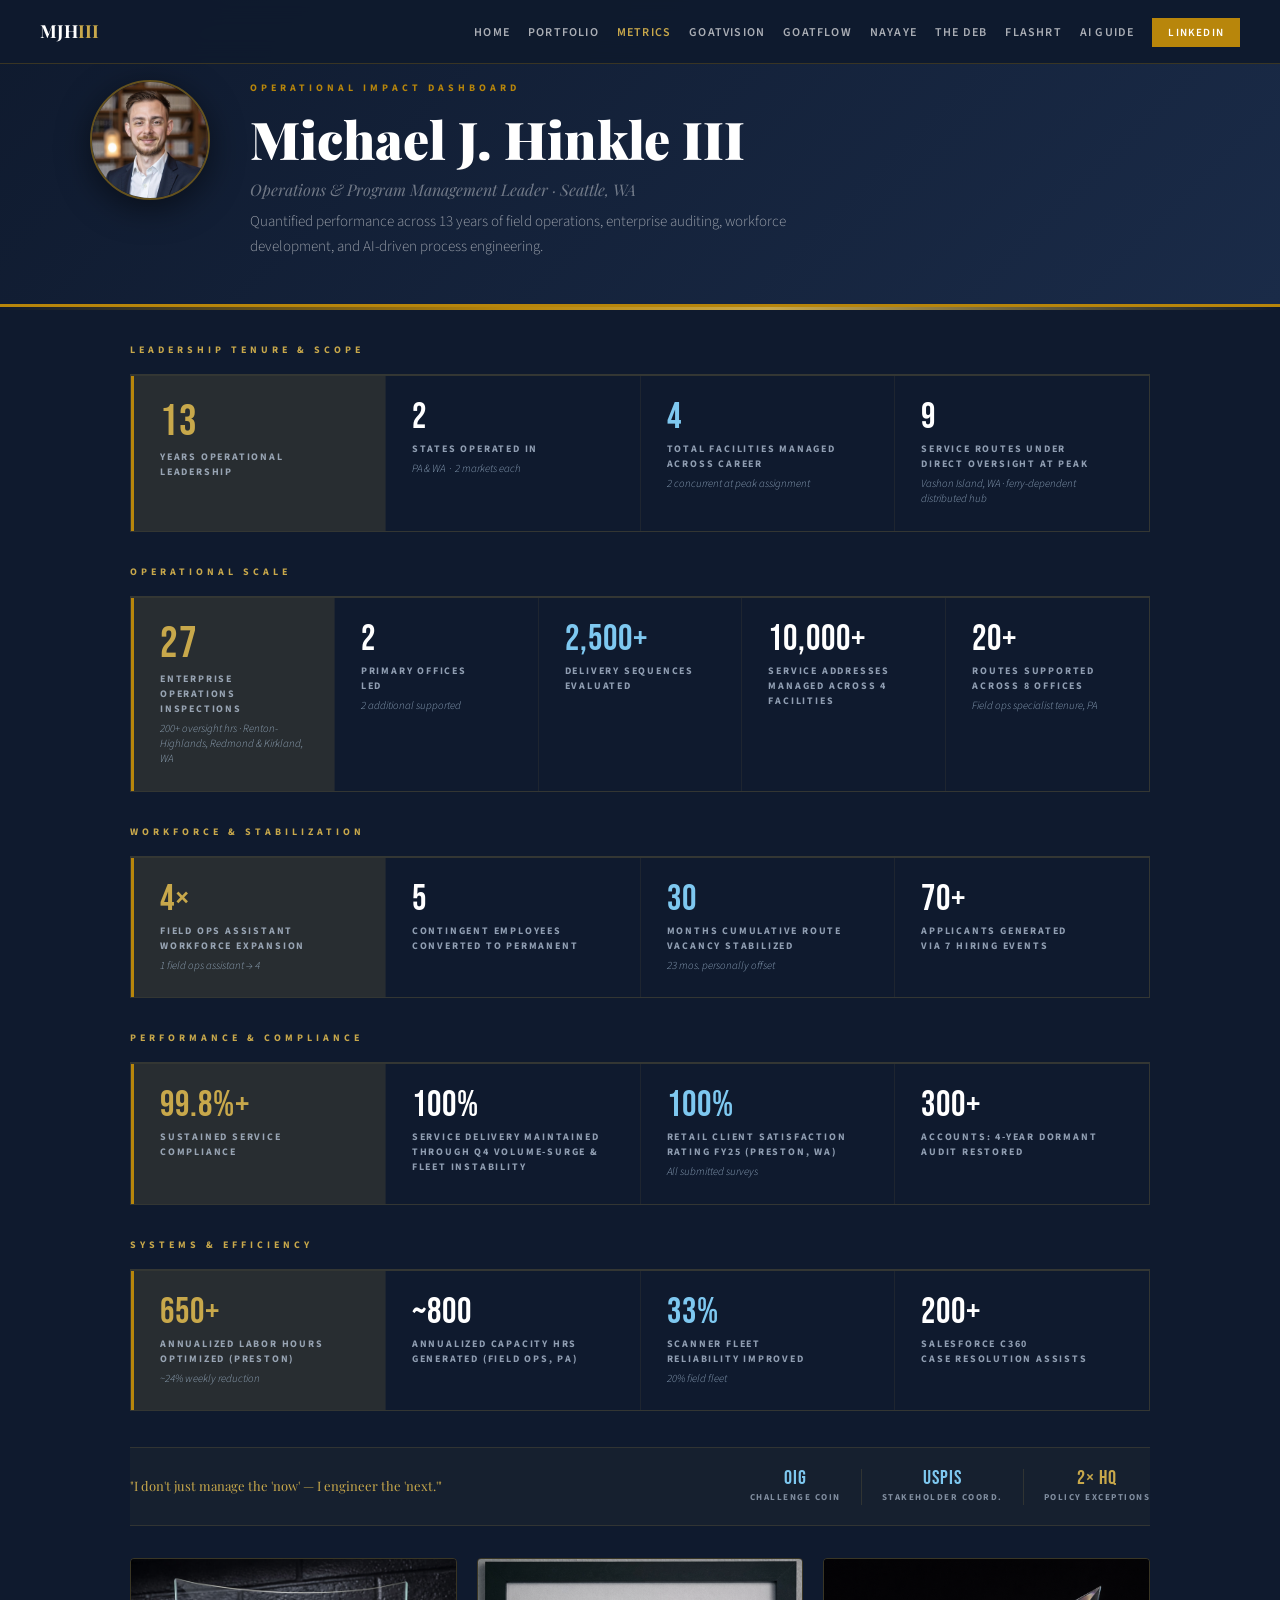
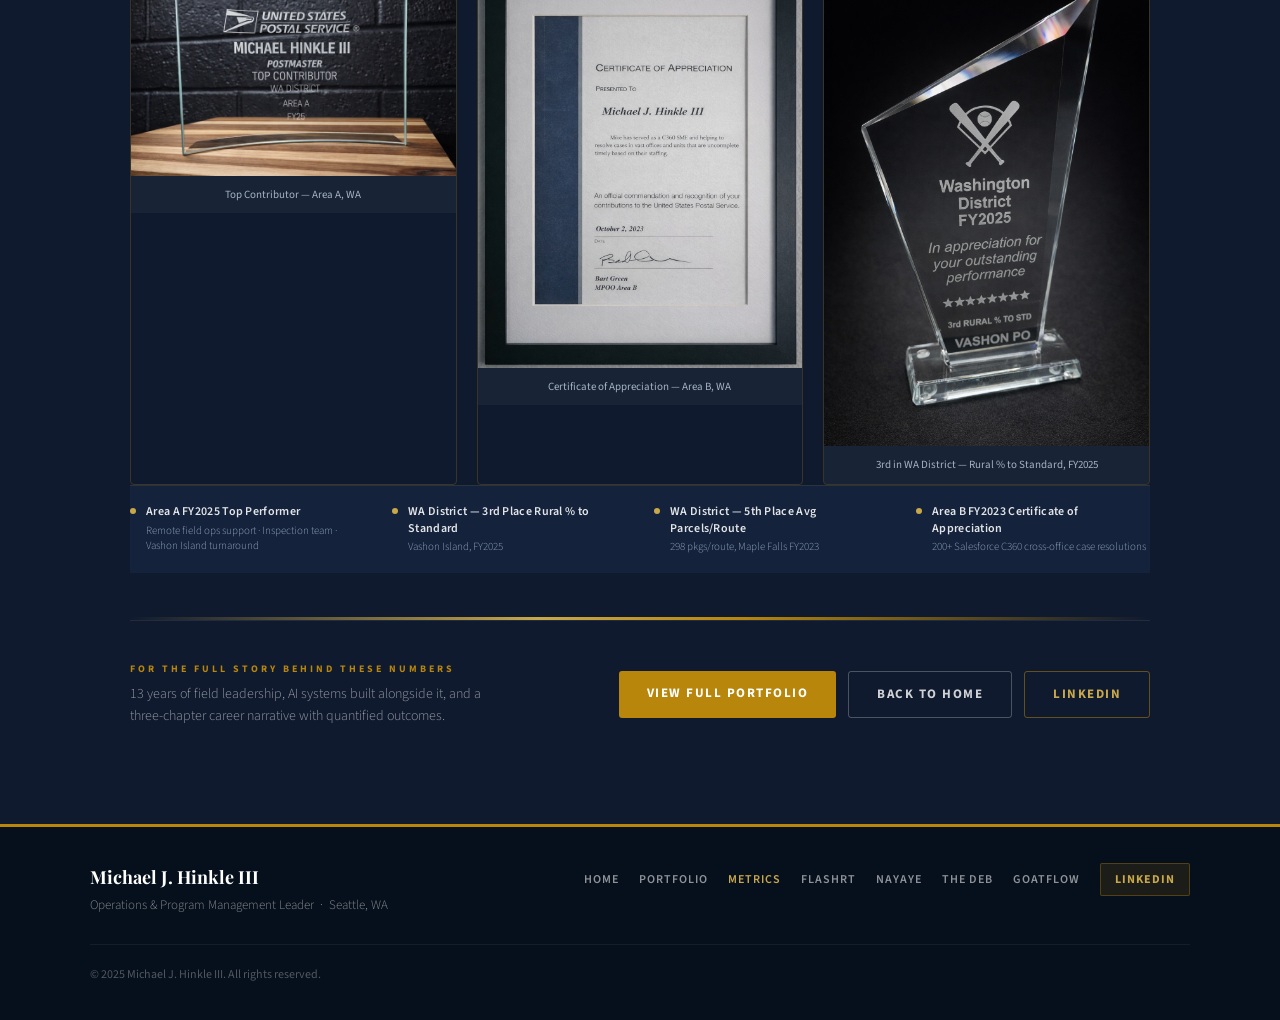
<file: metrics.html>
<!DOCTYPE html>
<html lang="en">
<head>
<meta charset="UTF-8">
<meta name="viewport" content="width=device-width, initial-scale=1.0">
<title>Impact Metrics — Michael J. Hinkle III</title>
<meta name="description" content="Quantified operational impact metrics for Michael J. Hinkle III — compliance, workforce, efficiency, and recognition data across 13 years of leadership.">
<link href="https://fonts.googleapis.com/css2?family=Playfair+Display:ital,wght@0,400;0,700;0,900;1,400;1,700&family=Source+Sans+3:ital,wght@0,300;0,400;0,600;0,700;1,300;1,400&family=Bebas+Neue&display=swap" rel="stylesheet">
<style>
/* ── BASE VARIABLES & RESET ──────────────────────────────── */
*, *::before, *::after { box-sizing: border-box; margin: 0; padding: 0; }
html { scroll-behavior: smooth; }
:root {
  --gold: #b8860b;
  --gold-light: #c8a84b;
  --white: #ffffff;
  --ink: #0f1a2e;
  --navy: #1a2b48;
  --max-w: 1100px;
}
body {
  font-family: 'Source Sans 3', sans-serif;
  background: #0f1a2e;
  color: #fff;
  line-height: 1.6;
}
.gold-bar { height: 3px; background: linear-gradient(90deg, transparent, #b8860b 40%, #c8a84b 60%, transparent); }

/* ── METRICS PAGE SPECIFIC ────────────────────────────────── */
.metrics-page-bg {
  background: #0f1a2e;
  min-height: 100vh;
}

.metrics-header {
  background: linear-gradient(135deg, #0f1a2e 0%, #1a2b48 100%);
  padding: 52px 40px 44px;
  border-bottom: 3px solid #b8860b;
}

.metrics-header-inner {
  max-width: var(--max-w);
  margin: 0 auto;
}

.metrics-title {
  font-family: 'Playfair Display', serif;
  font-size: clamp(32px, 5vw, 52px);
  font-weight: 900;
  color: var(--white);
  line-height: 1.1;
  margin-bottom: 10px;
}

.metrics-subtitle {
  font-family: 'Source Sans 3', sans-serif;
  font-size: 15px;
  font-weight: 300;
  color: rgba(255,255,255,0.55);
  line-height: 1.7;
  max-width: 580px;
}

.metrics-section {
  padding: 0 40px;
  max-width: var(--max-w);
  margin: 0 auto;
}

.section-label-dark {
  font-family: 'Source Sans 3', sans-serif;
  font-size: 10px;
  font-weight: 700;
  letter-spacing: 4px;
  color: #c8a84b;
  text-transform: uppercase;
  padding: 32px 0 16px;
  display: block;
  border-bottom: 1px solid rgba(200,168,75,0.2);
  margin-bottom: 0;
}

/* Dark metrics grid */
.metrics-grid-dark {
  display: grid;
  gap: 1px;
  background: rgba(200,168,75,0.08);
  border: 1px solid rgba(200,168,75,0.12);
  margin-bottom: 0;
}

.metrics-grid-dark.cols-3 { grid-template-columns: repeat(3, 1fr); }
.metrics-grid-dark.cols-4 { grid-template-columns: repeat(4, 1fr); }
.metrics-grid-dark.cols-5 { grid-template-columns: repeat(5, 1fr); }

.stat-cell {
  background: #0f1a2e;
  padding: 24px 26px;
  transition: background 0.15s;
}

.stat-cell:hover { background: rgba(255,255,255,0.025); }

.stat-cell.featured {
  background: rgba(200,168,75,0.06);
  border-left: 3px solid #b8860b;
}

.stat-num {
  font-family: 'Bebas Neue', sans-serif;
  font-size: 36px;
  color: var(--white);
  line-height: 1;
  letter-spacing: 1px;
}

.stat-num.big { font-size: 44px; }
.stat-num.gold { color: #c8a84b; }
.stat-num.light-blue { color: #7EC8F0; }

.stat-label {
  font-family: 'Source Sans 3', sans-serif;
  font-size: 10px;
  font-weight: 700;
  letter-spacing: 1.8px;
  color: rgba(200,215,235,0.7);
  text-transform: uppercase;
  margin-top: 6px;
  line-height: 1.5;
}

.stat-note {
  font-family: 'Source Sans 3', sans-serif;
  font-size: 11px;
  font-weight: 300;
  color: rgba(180,205,230,0.75);
  margin-top: 4px;
  font-style: italic;
  line-height: 1.4;
}

/* Signature row */
.signature-row {
  background: rgba(200,168,75,0.04);
  padding: 20px 0;
  display: flex;
  align-items: center;
  justify-content: space-between;
  border-top: 1px solid rgba(200,168,75,0.15);
  border-bottom: 1px solid rgba(200,168,75,0.15);
  margin: 36px 0 0;
  flex-wrap: wrap;
  gap: 16px;
}

.signature-quote {
  font-family: 'Playfair Display', serif;
  font-size: 13px;
  font-style: italic;
  color: rgba(200,215,235,0.65);
  max-width: 480px;
  line-height: 1.6;
}

.signature-quote em {
  color: #c8a84b;
  font-style: normal;
}

.sig-badges {
  display: flex;
  gap: 20px;
  align-items: center;
  flex-shrink: 0;
}

.sig-badge { text-align: center; }

.sig-badge-val {
  font-family: 'Bebas Neue', sans-serif;
  font-size: 20px;
  color: #7EC8F0;
  line-height: 1;
  letter-spacing: 1px;
}

.sig-badge-val.gold { color: #c8a84b; }

.sig-badge-label {
  font-family: 'Source Sans 3', sans-serif;
  font-size: 9px;
  font-weight: 700;
  letter-spacing: 1.5px;
  color: rgba(200,215,235,0.6);
  text-transform: uppercase;
  margin-top: 3px;
}

.sig-divider {
  width: 1px;
  height: 36px;
  background: rgba(200,168,75,0.15);
}

/* Recognition bar */
.recognition-bar-dark {
  background: rgba(26,43,72,0.5);
  padding: 18px 0;
  display: flex;
  gap: 28px;
  align-items: flex-start;
  flex-wrap: wrap;
  border-top: 1px solid rgba(200,168,75,0.12);
  margin-top: 0;
}

.rec-item-dark {
  display: flex;
  align-items: flex-start;
  gap: 10px;
  min-width: 200px;
  flex: 1;
}

.rec-dot-dark {
  width: 6px;
  height: 6px;
  border-radius: 50%;
  background: #c8a84b;
  flex-shrink: 0;
  margin-top: 4px;
}

.rec-text-dark {
  font-family: 'Source Sans 3', sans-serif;
  font-size: 12px;
  font-weight: 600;
  color: rgba(255,255,255,0.88);
  letter-spacing: 0.3px;
  line-height: 1.4;
}

.rec-sub-dark {
  font-family: 'Source Sans 3', sans-serif;
  font-size: 11px;
  font-weight: 300;
  color: rgba(180,200,220,0.75);
  margin-top: 2px;
  line-height: 1.4;
}

/* Bottom stripe */
.bottom-stripe-dark {
  height: 3px;
  background: linear-gradient(90deg, transparent 0%, #c8a84b 40%, #b8860b 60%, transparent 100%);
  margin-top: 44px;
}

@media (max-width: 768px) {
  .metrics-header { padding: 40px 20px 32px; }
  .metrics-section { padding: 0 20px; }
  .metrics-grid-dark.cols-5, .metrics-grid-dark.cols-4 { grid-template-columns: repeat(2, 1fr); }
  .metrics-grid-dark.cols-3 { grid-template-columns: repeat(2, 1fr); }
  .signature-row { flex-direction: column; }
  .recognition-bar-dark { flex-direction: column; gap: 16px; }
}

@media (max-width: 480px) {
  .metrics-grid-dark.cols-3, .metrics-grid-dark.cols-4, .metrics-grid-dark.cols-5 { grid-template-columns: 1fr 1fr; }
}

  /* ── UNIVERSAL NAV (mobile-responsive) ── */
  .site-nav{position:fixed;top:0;left:0;right:0;height:64px;background:rgba(15,26,46,0.97);backdrop-filter:blur(12px);display:flex;align-items:center;justify-content:space-between;padding:0 40px;z-index:1000;border-bottom:1px solid rgba(184,134,11,0.25);}
  .nav-brand{font-family:'Playfair Display',serif;font-size:18px;font-weight:700;color:#fff;text-decoration:none;}
  .nav-brand span{color:#c8a84b;}
  .nav-links{display:flex;gap:18px;align-items:center;list-style:none;}
  .nav-links a{color:rgba(255,255,255,0.65);text-decoration:none;font-size:12px;font-weight:600;letter-spacing:1.2px;text-transform:uppercase;transition:color 0.2s;}
  .nav-links a:hover,.nav-links a.active{color:#c8a84b;}
  .nav-links .nav-cta{background:#b8860b;color:#fff !important;padding:7px 16px;font-size:11px !important;}
  .nav-links .nav-cta:hover{background:#c8a84b !important;color:#0f1a2e !important;}
  /* Hamburger */
  .nav-hamburger{display:none;flex-direction:column;gap:5px;cursor:pointer;padding:6px;background:none;border:none;z-index:1010;}
  .nav-hamburger span{display:block;width:24px;height:2px;background:#fff;border-radius:2px;transition:all 0.25s;}
  .nav-hamburger.open span:nth-child(1){transform:translateY(7px) rotate(45deg);}
  .nav-hamburger.open span:nth-child(2){opacity:0;}
  .nav-hamburger.open span:nth-child(3){transform:translateY(-7px) rotate(-45deg);}
  @media(max-width:860px){
    .site-nav{padding:0 20px;}
    .nav-hamburger{display:flex;}
    .nav-links{
      display:none;flex-direction:column;gap:0;
      position:fixed;top:64px;left:0;right:0;bottom:0;
      background:rgba(10,18,35,0.99);backdrop-filter:blur(16px);
      padding:24px 0 40px;overflow-y:auto;z-index:999;
      border-top:1px solid rgba(184,134,11,0.2);
    }
    .nav-links.open{display:flex;}
    .nav-links li{width:100%;}
    .nav-links a{
      display:block;width:100%;padding:16px 32px;
      font-size:14px;letter-spacing:1.5px;
      border-bottom:1px solid rgba(255,255,255,0.05);
      color:rgba(255,255,255,0.75);
    }
    .nav-links a:hover,.nav-links a.active{color:#c8a84b;background:rgba(184,134,11,0.06);}
    .nav-links .nav-cta{
      margin:20px 32px 0;width:auto;
      padding:14px 20px;text-align:center;
      background:rgba(184,134,11,0.15);
      border:1px solid rgba(184,134,11,0.4);
      color:#c8a84b !important;
    }
    .nav-links .nav-cta:hover{background:rgba(184,134,11,0.28) !important;color:#fff !important;}
  }

</style>
</head>
<body class="metrics-page-bg">

<!-- ── NAV ── -->
<nav class="site-nav">
  <a href="index.html" class="nav-brand">MJH<span>III</span></a>
  <button class="nav-hamburger" id="nav-hamburger" aria-label="Menu" onclick="toggleNav()">
    <span></span><span></span><span></span>
  </button>
  <ul class="nav-links" id="nav-links">
    <li><a href="index.html">Home</a></li>
    <li><a href="portfolio.html">Portfolio</a></li>
    <li><a href="metrics.html" class="active">Metrics</a></li>
    <li><a href="goatvisionseattle.html">GOATvision</a></li>
    <li><a href="goatflow.html">GOATflow</a></li>
    <li><a href="nayaye.html">NayAye</a></li>
    <li><a href="deb.html">The DEB</a></li>
    <li><a href="flashrt.html">FlashRT</a></li>
    <li><a href="https://aiguide.michaeljhinkle.com" target="_blank" rel="noopener">AI Guide</a></li>
    <li><a href="https://linkedin.com/in/michaeljhinkle" target="_blank" rel="noopener" class="nav-cta">LinkedIn</a></li>
</ul>
</nav>
<script>
function toggleNav(){
  var h=document.getElementById('nav-hamburger');
  var n=document.getElementById('nav-links');
  h.classList.toggle('open');
  n.classList.toggle('open');
  document.body.style.overflow=n.classList.contains('open')?'hidden':'';
}
// Close menu when a link is clicked
document.addEventListener('DOMContentLoaded',function(){
  var links=document.querySelectorAll('.nav-links a');
  links.forEach(function(l){l.addEventListener('click',function(){
    document.getElementById('nav-hamburger').classList.remove('open');
    document.getElementById('nav-links').classList.remove('open');
    document.body.style.overflow='';
  });});
});
</script><!-- ── HEADER ── -->
<div class="metrics-header" style="padding-top:80px;">
  <div class="metrics-header-inner" style="display:flex;align-items:flex-start;gap:40px;">
    <img src="headshot.webp" alt="Michael J. Hinkle III" style="width:120px;height:120px;border-radius:50%;object-fit:cover;object-position:top;border:2px solid rgba(184,134,11,0.5);box-shadow:0 8px 32px rgba(0,0,0,0.5);flex-shrink:0;">
    <div>
      <span style="font-size:10px; font-weight:700; letter-spacing:4px; color:var(--gold); text-transform:uppercase; display:block; margin-bottom:14px;">Operational Impact Dashboard</span>
      <div class="metrics-title">Michael J. Hinkle III</div>
      <div style="font-family:'Playfair Display',serif; font-size:16px; font-style:italic; color:rgba(255,255,255,0.4); margin-bottom:6px;">Operations &amp; Program Management Leader · Seattle, WA</div>
      <div class="metrics-subtitle">Quantified performance across 13 years of field operations, enterprise auditing, workforce development, and AI-driven process engineering.</div>
    </div>
  </div>
</div>

<div class="gold-bar"></div>

<div style="background:var(--ink); padding-bottom:48px;">
<div class="metrics-section">

  <!-- LEADERSHIP TENURE -->
  <span class="section-label-dark">Leadership Tenure &amp; Scope</span>
  <div class="metrics-grid-dark cols-4">
    <div class="stat-cell featured">
      <div class="stat-num gold big">13</div>
      <div class="stat-label">Years Operational<br>Leadership</div>
    </div>
    <div class="stat-cell">
      <div class="stat-num">2</div>
      <div class="stat-label">States Operated In</div>
      <div class="stat-note">PA &amp; WA &nbsp;·&nbsp; 2 markets each</div>
    </div>
    <div class="stat-cell">
      <div class="stat-num light-blue">4</div>
      <div class="stat-label">Total Facilities Managed<br>Across Career</div>
      <div class="stat-note">2 concurrent at peak assignment</div>
    </div>
    <div class="stat-cell">
      <div class="stat-num">9</div>
      <div class="stat-label">Service Routes Under<br>Direct Oversight at Peak</div>
      <div class="stat-note">Vashon Island, WA · ferry-dependent distributed hub</div>
    </div>
  </div>

  <!-- OPERATIONAL SCALE -->
  <span class="section-label-dark">Operational Scale</span>
  <div class="metrics-grid-dark cols-5">
    <div class="stat-cell featured">
      <div class="stat-num gold big">27</div>
      <div class="stat-label">Enterprise Operations<br>Inspections</div>
      <div class="stat-note">200+ oversight hrs · Renton-Highlands, Redmond &amp; Kirkland, WA</div>
    </div>
    <div class="stat-cell">
      <div class="stat-num">2</div>
      <div class="stat-label">Primary Offices<br>Led</div>
      <div class="stat-note">2 additional supported</div>
    </div>
    <div class="stat-cell">
      <div class="stat-num light-blue">2,500+</div>
      <div class="stat-label">Delivery Sequences<br>Evaluated</div>
    </div>
    <div class="stat-cell">
      <div class="stat-num">10,000+</div>
      <div class="stat-label">Service Addresses<br>Managed Across 4 Facilities</div>
    </div>
    <div class="stat-cell">
      <div class="stat-num">20+</div>
      <div class="stat-label">Routes Supported<br>Across 8 Offices</div>
      <div class="stat-note">Field ops specialist tenure, PA</div>
    </div>
  </div>

  <!-- WORKFORCE & STABILIZATION -->
  <span class="section-label-dark">Workforce &amp; Stabilization</span>
  <div class="metrics-grid-dark cols-4">
    <div class="stat-cell featured">
      <div class="stat-num gold">4×</div>
      <div class="stat-label">Field Ops Assistant<br>Workforce Expansion</div>
      <div class="stat-note">1 field ops assistant → 4</div>
    </div>
    <div class="stat-cell">
      <div class="stat-num">5</div>
      <div class="stat-label">Contingent Employees<br>Converted to Permanent</div>
    </div>
    <div class="stat-cell">
      <div class="stat-num light-blue">30</div>
      <div class="stat-label">Months Cumulative Route<br>Vacancy Stabilized</div>
      <div class="stat-note">23 mos. personally offset</div>
    </div>
    <div class="stat-cell">
      <div class="stat-num">70+</div>
      <div class="stat-label">Applicants Generated<br>via 7 Hiring Events</div>
    </div>
  </div>

  <!-- PERFORMANCE & COMPLIANCE -->
  <span class="section-label-dark">Performance &amp; Compliance</span>
  <div class="metrics-grid-dark cols-4">
    <div class="stat-cell featured">
      <div class="stat-num gold">99.8%+</div>
      <div class="stat-label">Sustained Service<br>Compliance</div>
    </div>
    <div class="stat-cell">
      <div class="stat-num">100%</div>
      <div class="stat-label">Service Delivery Maintained<br>Through Q4 Volume-Surge &amp; Fleet Instability</div>
    </div>
    <div class="stat-cell">
      <div class="stat-num light-blue">100%</div>
      <div class="stat-label">Retail Client Satisfaction<br>Rating FY25 (Preston, WA)</div>
      <div class="stat-note">All submitted surveys</div>
    </div>
    <div class="stat-cell">
      <div class="stat-num">300+</div>
      <div class="stat-label">Accounts: 4-Year Dormant<br>Audit Restored</div>
    </div>
  </div>

  <!-- SYSTEMS & EFFICIENCY -->
  <span class="section-label-dark">Systems &amp; Efficiency</span>
  <div class="metrics-grid-dark cols-4">
    <div class="stat-cell featured">
      <div class="stat-num gold">650+</div>
      <div class="stat-label">Annualized Labor Hours<br>Optimized (Preston)</div>
      <div class="stat-note">~24% weekly reduction</div>
    </div>
    <div class="stat-cell">
      <div class="stat-num">~800</div>
      <div class="stat-label">Annualized Capacity Hrs<br>Generated (Field Ops, PA)</div>
    </div>
    <div class="stat-cell">
      <div class="stat-num light-blue">33%</div>
      <div class="stat-label">Scanner Fleet<br>Reliability Improved</div>
      <div class="stat-note">20% field fleet</div>
    </div>
    <div class="stat-cell">
      <div class="stat-num">200+</div>
      <div class="stat-label">Salesforce C360<br>Case Resolution Assists</div>
    </div>
  </div>

  <!-- SIGNATURE ROW -->
  <div class="signature-row">
    <div class="signature-quote">
      <em>"I don't just manage the 'now' — I engineer the 'next.'"</em>
    </div>
    <div class="sig-badges">
      <div class="sig-badge">
        <div class="sig-badge-val">OIG</div>
        <div class="sig-badge-label">Challenge Coin</div>
      </div>
      <div class="sig-divider"></div>
      <div class="sig-badge">
        <div class="sig-badge-val">USPIS</div>
        <div class="sig-badge-label">Stakeholder Coord.</div>
      </div>
      <div class="sig-divider"></div>
      <div class="sig-badge">
        <div class="sig-badge-val gold">2× HQ</div>
        <div class="sig-badge-label">Policy Exceptions</div>
      </div>
    </div>
  </div>

  <!-- RECOGNITION IMAGES -->
  <div style="display:grid;grid-template-columns:repeat(3,1fr);gap:20px;margin:32px 0 0;">
    <div style="border-radius:4px;overflow:hidden;border:1px solid rgba(184,134,11,0.25);">
      <img src="Top_Contributor_Area_A_WA_USPS_Michael_Hinkle_III.png" alt="Top Contributor Area A" style="width:100%;display:block;">
      <div style="padding:10px 12px;background:rgba(255,255,255,0.04);font-size:11px;color:rgba(200,215,230,0.8);text-align:center;">Top Contributor — Area A, WA</div>
    </div>
    <div style="border-radius:4px;overflow:hidden;border:1px solid rgba(184,134,11,0.25);">
      <img src="Certificate_of_Appreciation_Area_B_WA_USPS_Michael_Hinkle_III.png" alt="Certificate of Appreciation" style="width:100%;display:block;">
      <div style="padding:10px 12px;background:rgba(255,255,255,0.04);font-size:11px;color:rgba(200,215,230,0.8);text-align:center;">Certificate of Appreciation — Area B, WA</div>
    </div>
    <div style="border-radius:4px;overflow:hidden;border:1px solid rgba(184,134,11,0.25);">
      <img src="Vashon_Island_WA_3rd_Rural_Percent_Standard_FY2025.png" alt="Vashon 3rd WA District" style="width:100%;display:block;">
      <div style="padding:10px 12px;background:rgba(255,255,255,0.04);font-size:11px;color:rgba(200,215,230,0.8);text-align:center;">3rd in WA District — Rural % to Standard, FY2025</div>
    </div>
  </div>

  <!-- RECOGNITION BAR -->
  <div class="recognition-bar-dark">
    <div class="rec-item-dark">
      <div class="rec-dot-dark"></div>
      <div>
        <div class="rec-text-dark">Area A FY2025 Top Performer</div>
        <div class="rec-sub-dark">Remote field ops support · Inspection team · Vashon Island turnaround</div>
      </div>
    </div>
    <div class="rec-item-dark">
      <div class="rec-dot-dark"></div>
      <div>
        <div class="rec-text-dark">WA District — 3rd Place Rural % to Standard</div>
        <div class="rec-sub-dark">Vashon Island, FY2025</div>
      </div>
    </div>
    <div class="rec-item-dark">
      <div class="rec-dot-dark"></div>
      <div>
        <div class="rec-text-dark">WA District — 5th Place Avg Parcels/Route</div>
        <div class="rec-sub-dark">298 pkgs/route, Maple Falls FY2023</div>
      </div>
    </div>
    <div class="rec-item-dark">
      <div class="rec-dot-dark"></div>
      <div>
        <div class="rec-text-dark">Area B FY2023 Certificate of Appreciation</div>
        <div class="rec-sub-dark">200+ Salesforce C360 cross-office case resolutions</div>
      </div>
    </div>
  </div>

  <div class="bottom-stripe-dark"></div>

  <!-- CTA -->
  <div style="padding: 40px 0 48px; display: flex; gap: 16px; flex-wrap: wrap; align-items: center; justify-content: space-between; border-top: 1px solid rgba(255,255,255,0.08); margin-top: 0;">
    <div>
      <div style="font-size:10px;font-weight:700;letter-spacing:3px;text-transform:uppercase;color:var(--gold);margin-bottom:6px;">For the full story behind these numbers</div>
      <div style="font-size:14px;font-weight:300;color:rgba(255,255,255,0.55);max-width:360px;line-height:1.6;">13 years of field leadership, AI systems built alongside it, and a three-chapter career narrative with quantified outcomes.</div>
    </div>
    <div style="display:flex; gap:12px; flex-wrap:wrap;">
      <a href="portfolio.html" style="display:inline-block;background:#b8860b;color:#fff;padding:12px 28px;text-decoration:none;font-size:13px;font-weight:700;letter-spacing:1.5px;text-transform:uppercase;border-radius:3px;transition:background 0.2s;">View Full Portfolio</a>
      <a href="index.html" style="display:inline-block;border:1.5px solid rgba(255,255,255,0.25);color:rgba(255,255,255,0.8);padding:12px 28px;text-decoration:none;font-size:13px;font-weight:700;letter-spacing:1.5px;text-transform:uppercase;border-radius:3px;">Back to Home</a>
      <a href="https://linkedin.com/in/michaeljhinkle" target="_blank" rel="noopener" style="display:inline-block;border:1.5px solid rgba(184,134,11,0.5);color:#c8a84b;padding:12px 28px;text-decoration:none;font-size:13px;font-weight:700;letter-spacing:1.5px;text-transform:uppercase;border-radius:3px;">LinkedIn</a>
    </div>
  </div>

</div><!-- /metrics-section -->
</div><!-- /metrics-page-bg inner -->

<!-- ── FOOTER ── -->
<footer style="background:#060f1c;border-top:3px solid #b8860b;padding:36px 40px;">
  <div style="max-width:1100px;margin:0 auto;">
    <div style="display:flex;justify-content:space-between;align-items:flex-start;flex-wrap:wrap;gap:24px;margin-bottom:28px;">
      <div>
        <div style="font-family:'Playfair Display',serif;font-size:18px;font-weight:700;color:#fff;margin-bottom:4px;">Michael J. Hinkle III</div>
        <div style="font-family:'Source Sans 3',sans-serif;font-size:13px;font-weight:300;color:rgba(255,255,255,0.5);">Operations &amp; Program Management Leader &nbsp;&middot;&nbsp; Seattle, WA</div>
      </div>
      <nav style="display:flex;gap:20px;flex-wrap:wrap;align-items:center;">
        <a href="index.html" style="font-family:'Source Sans 3',sans-serif;font-size:12px;font-weight:600;letter-spacing:1px;text-transform:uppercase;color:rgba(255,255,255,0.55);text-decoration:none;">Home</a>
        <a href="portfolio.html" style="font-family:'Source Sans 3',sans-serif;font-size:12px;font-weight:600;letter-spacing:1px;text-transform:uppercase;color:rgba(255,255,255,0.55);text-decoration:none;">Portfolio</a>
        <a href="metrics.html" style="font-family:'Source Sans 3',sans-serif;font-size:12px;font-weight:600;letter-spacing:1px;text-transform:uppercase;color:#c8a84b;text-decoration:none;">Metrics</a>
        <a href="flashrt.html" style="font-family:'Source Sans 3',sans-serif;font-size:12px;font-weight:600;letter-spacing:1px;text-transform:uppercase;color:rgba(255,255,255,0.55);text-decoration:none;">FlashRT</a>
        <a href="nayaye.html" style="font-family:'Source Sans 3',sans-serif;font-size:12px;font-weight:600;letter-spacing:1px;text-transform:uppercase;color:rgba(255,255,255,0.55);text-decoration:none;">NayAye</a>
        <a href="deb.html" style="font-family:'Source Sans 3',sans-serif;font-size:12px;font-weight:600;letter-spacing:1px;text-transform:uppercase;color:rgba(255,255,255,0.55);text-decoration:none;">The DEB</a>
        <a href="goatflow.html" style="font-family:'Source Sans 3',sans-serif;font-size:12px;font-weight:600;letter-spacing:1px;text-transform:uppercase;color:rgba(255,255,255,0.55);text-decoration:none;">GOATflow</a>
        <a href="https://linkedin.com/in/michaeljhinkle" target="_blank" rel="noopener" style="font-family:'Source Sans 3',sans-serif;font-size:12px;font-weight:700;letter-spacing:1px;text-transform:uppercase;color:#c8a84b;text-decoration:none;background:rgba(184,134,11,0.12);border:1px solid rgba(184,134,11,0.35);padding:6px 14px;border-radius:2px;">LinkedIn</a>
      </nav>
    </div>
    <div style="border-top:1px solid rgba(255,255,255,0.06);padding-top:20px;font-family:'Source Sans 3',sans-serif;font-size:12px;color:rgba(255,255,255,0.3);">
      &copy; 2025 Michael J. Hinkle III. All rights reserved.
    </div>
  </div>
</footer>


</body>
</html>
</file>
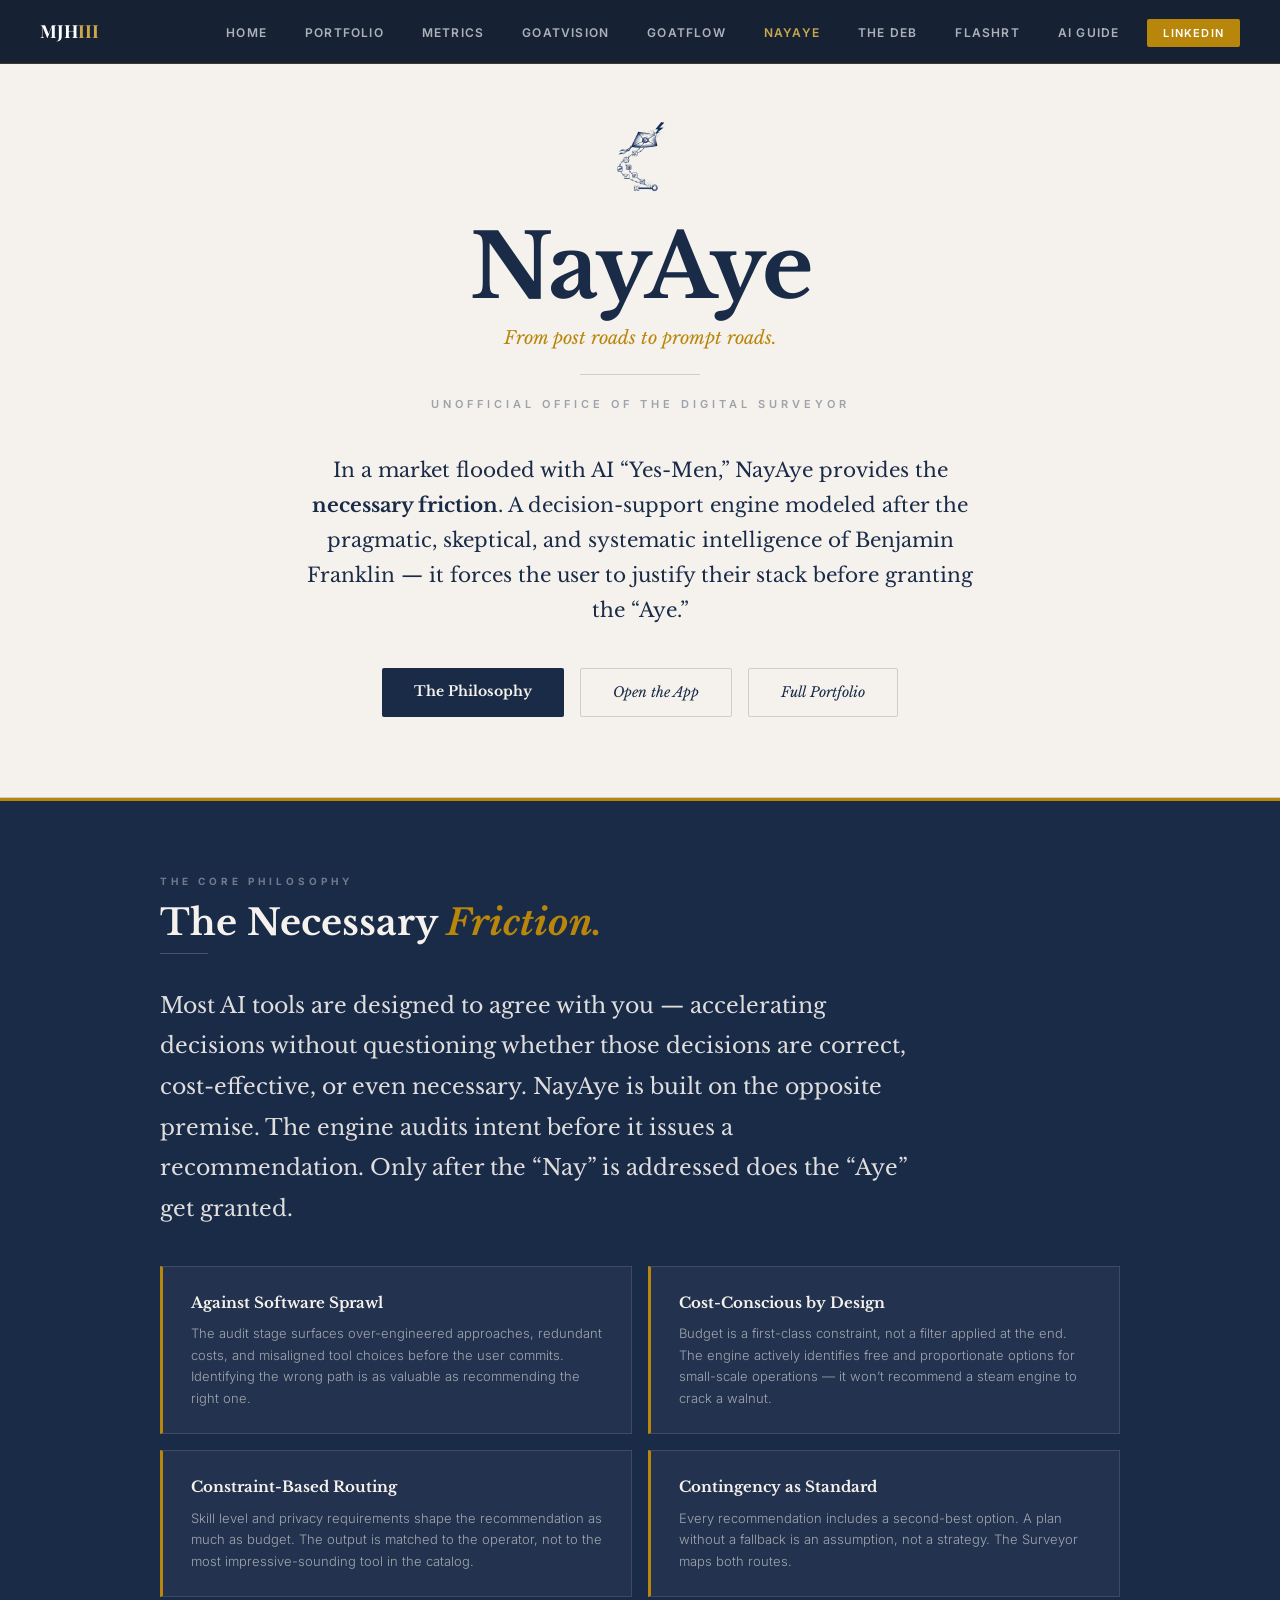
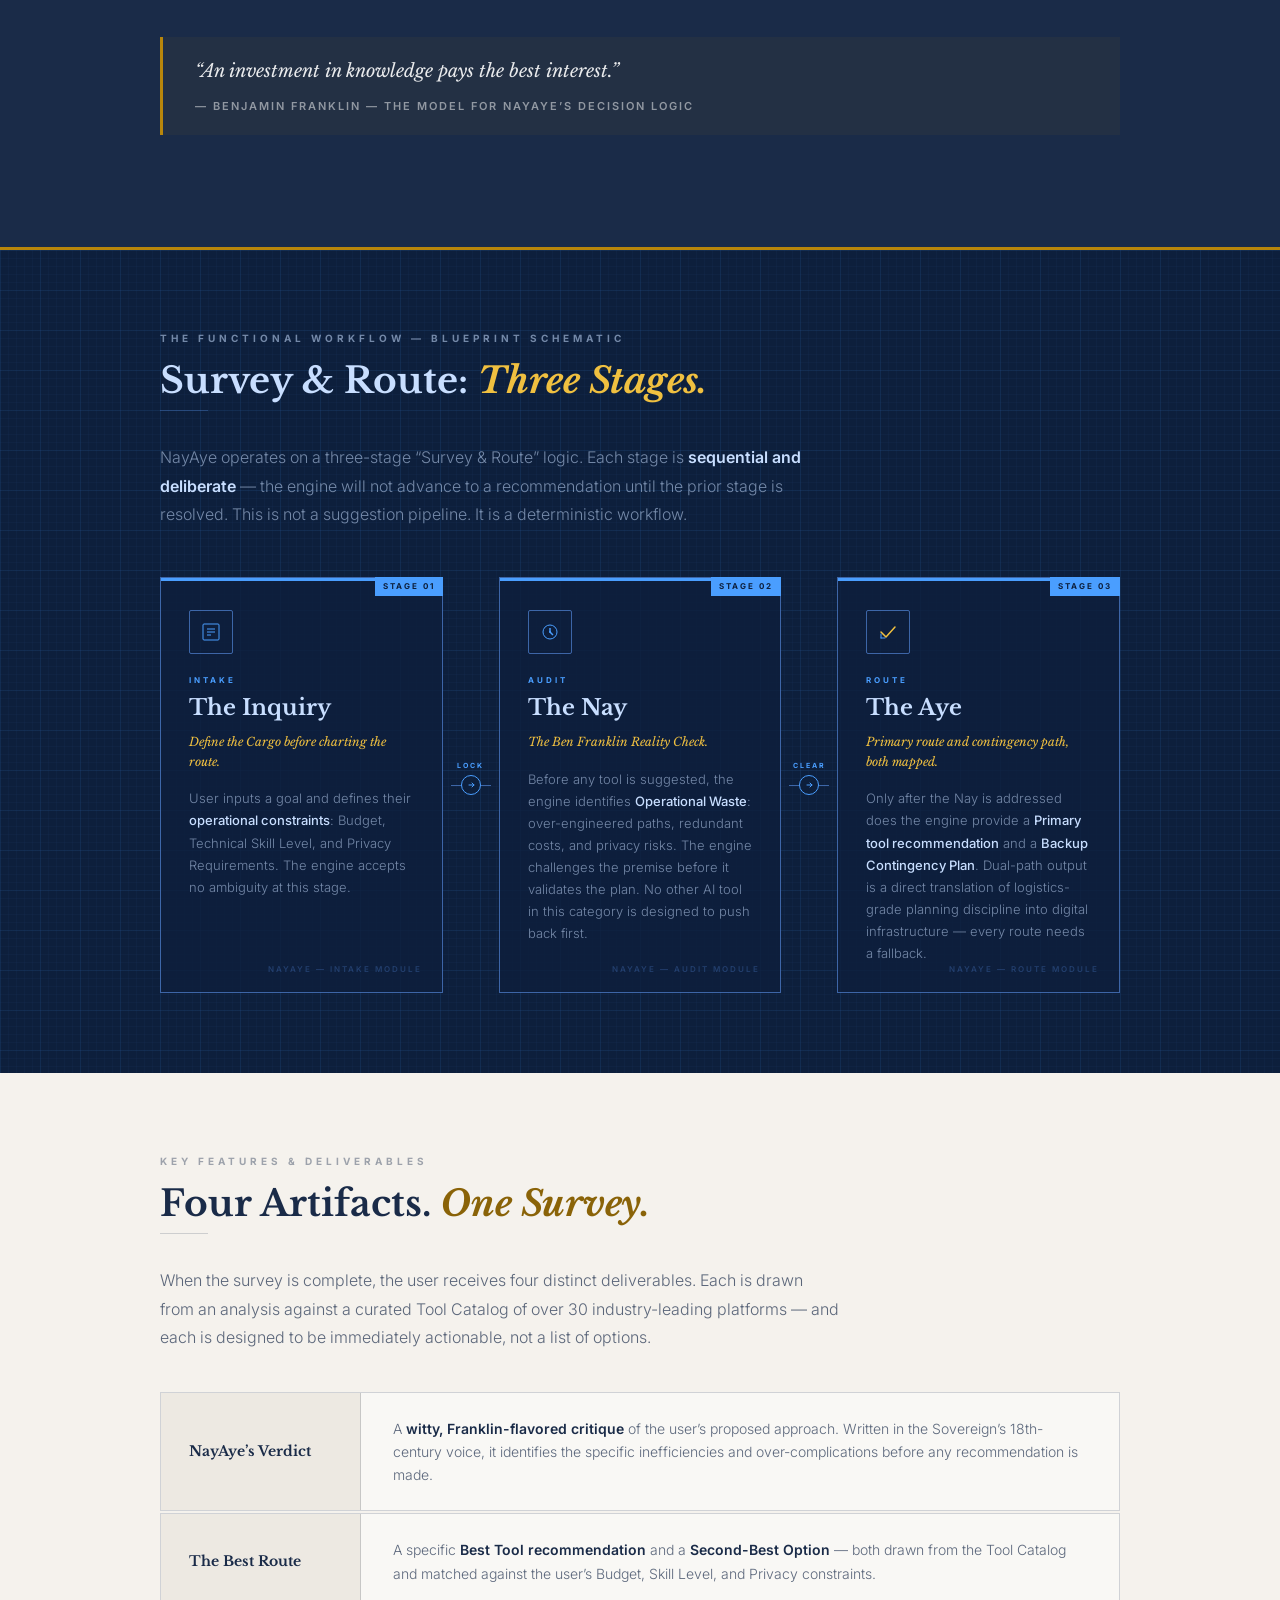
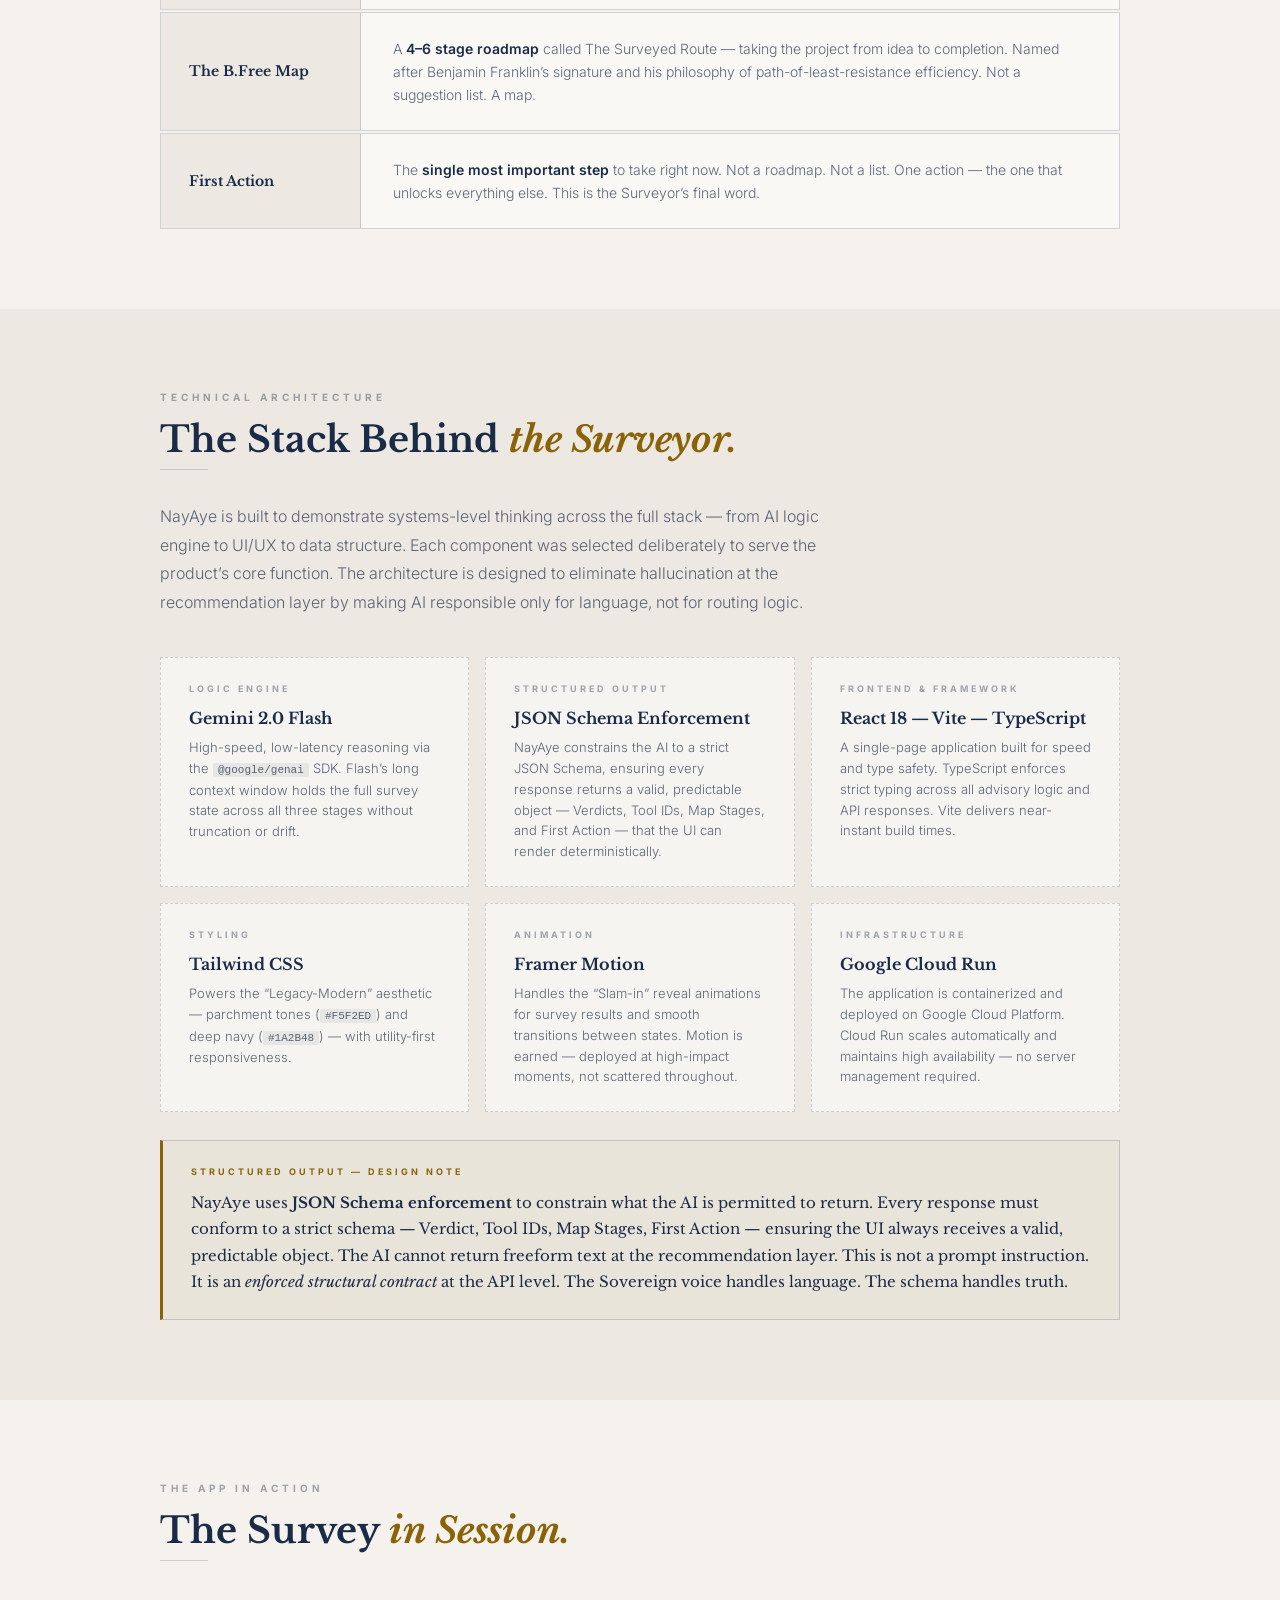
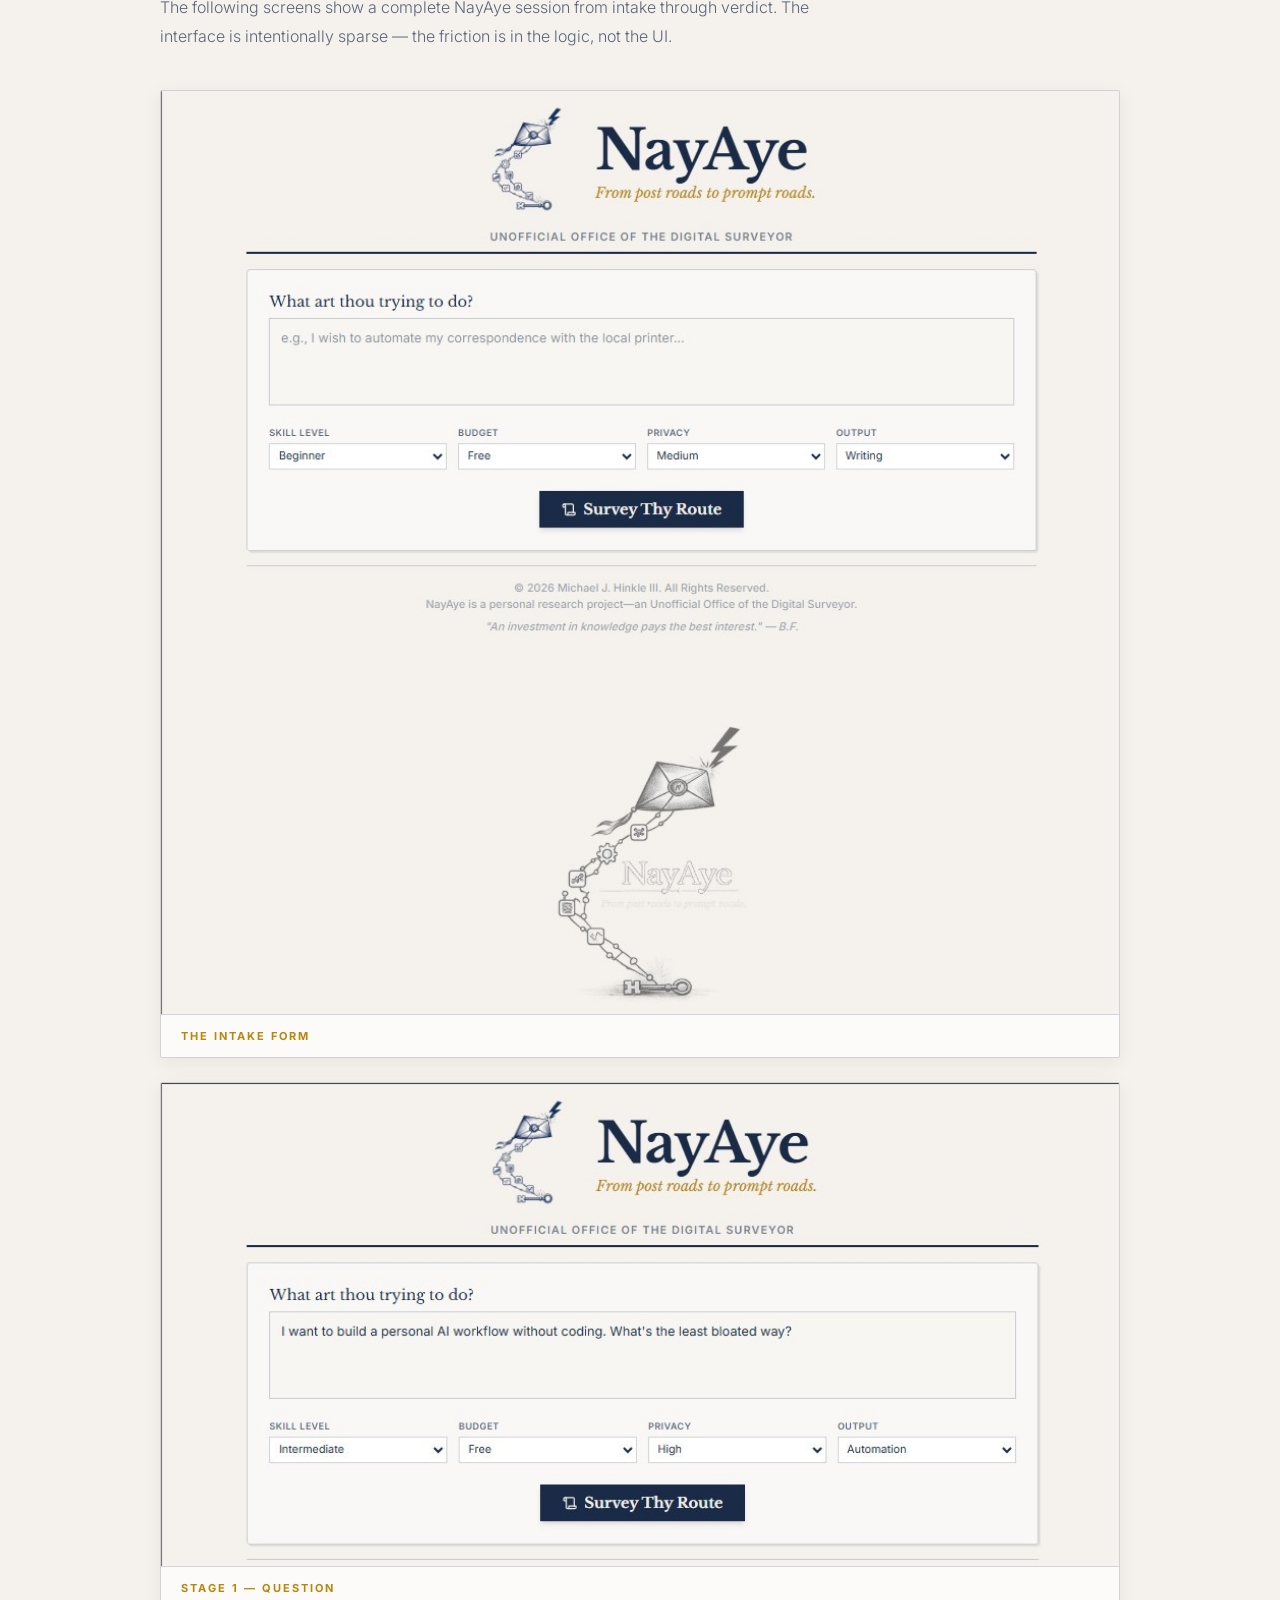
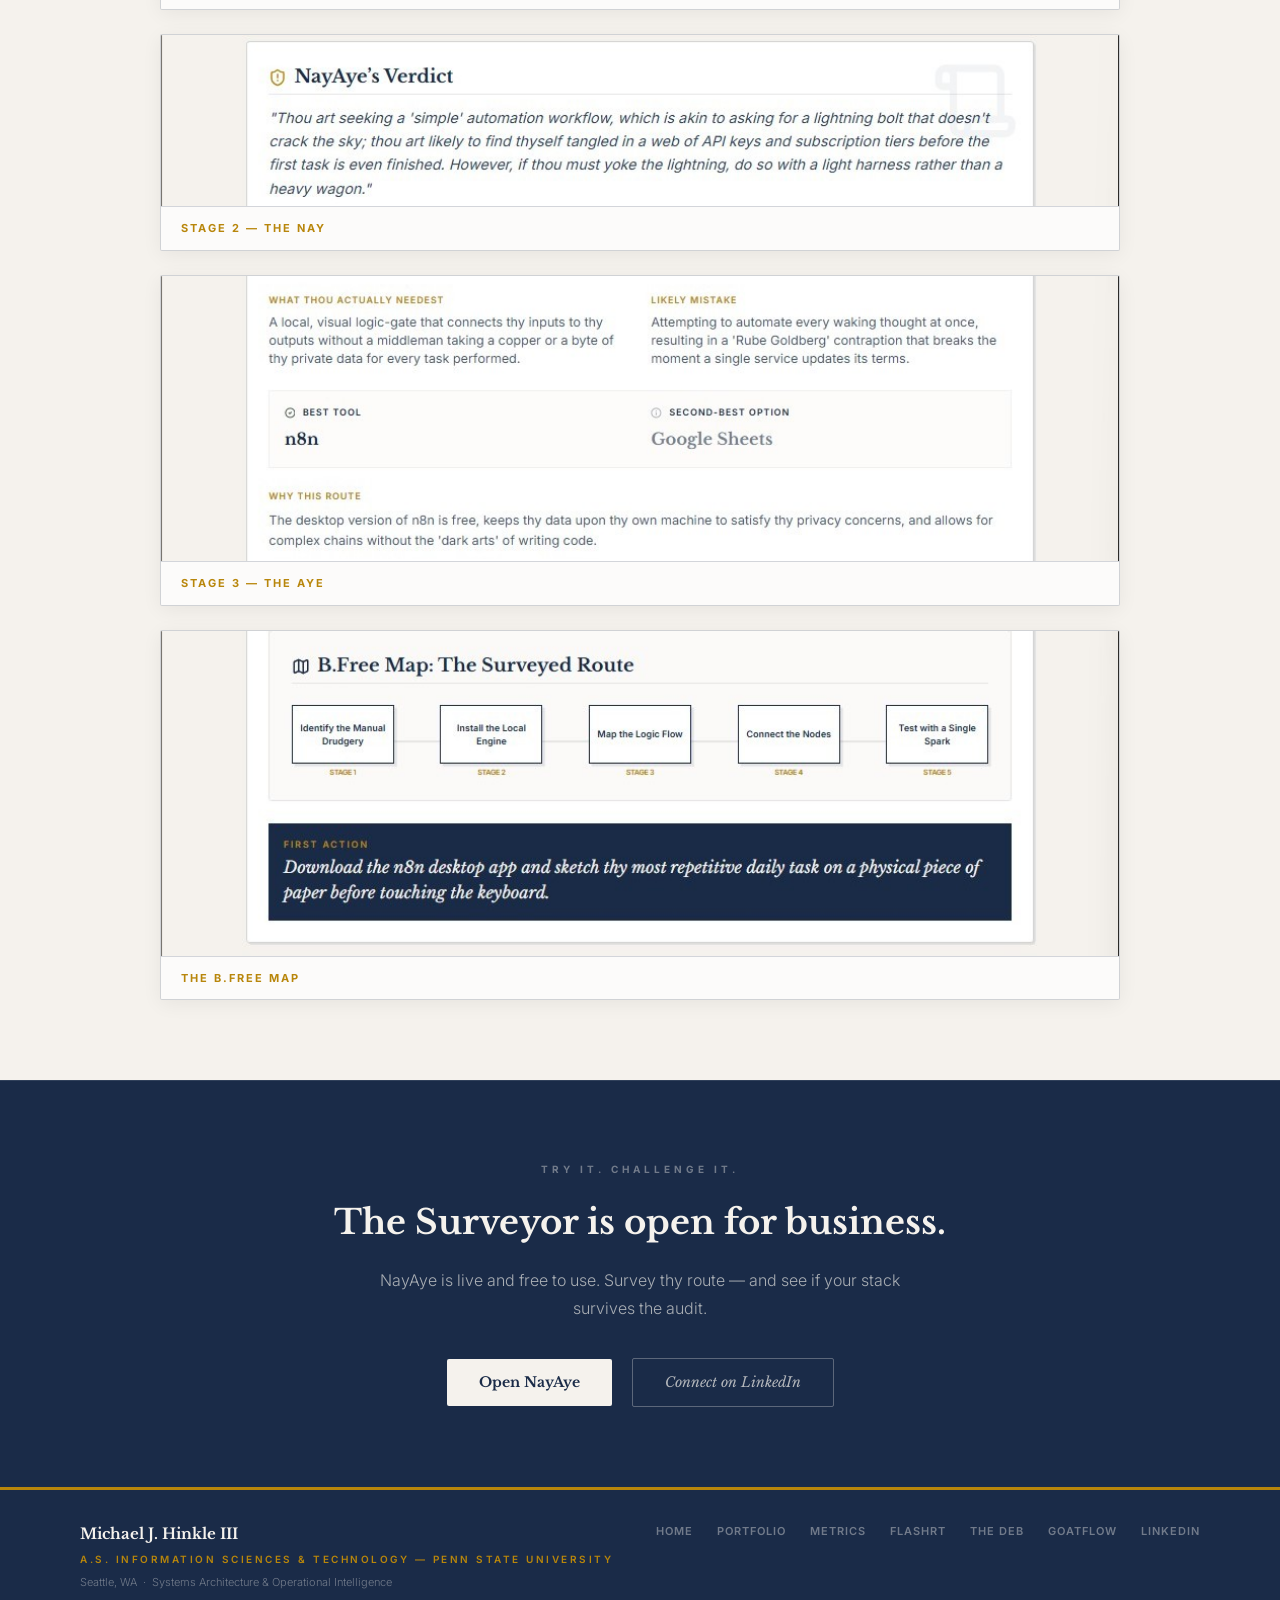
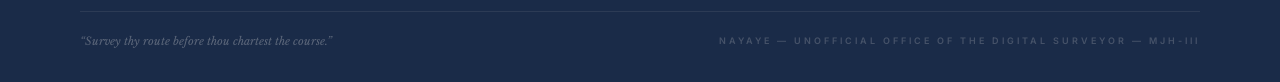
<file: nayaye.html>
<!DOCTYPE html>
<html lang="en">
<head>
<meta charset="UTF-8">
<meta name="viewport" content="width=device-width, initial-scale=1.0">
<title>NayAye &mdash; Unofficial Office of the Digital Surveyor | Michael J. Hinkle III</title>
<meta name="description" content="NayAye: A decision-support engine that provides necessary friction in a market flooded with AI yes-men. Built by Michael J. Hinkle III, Penn State Information Sciences.">
<link href="https://fonts.googleapis.com/css2?family=Playfair+Display:ital,wght@0,400;0,700;0,900;1,400;1,700&family=Libre+Baskerville:ital,wght@0,400;0,700;1,400&family=Inter:wght@300;400;500;600&display=swap" rel="stylesheet">
<style>
:root {
  --parchment: #F5F2ED;
  --parchment-dark: #EDE9E2;
  --parchment-border: rgba(26,43,72,0.18);
  --navy: #1a2b48;
  --navy-light: rgba(26,43,72,0.7);
  --navy-faint: rgba(26,43,72,0.4);
  --navy-ghost: rgba(26,43,72,0.08);
  --gold: #b8860b;
  --gold-dark: #8a6308;
  --ink: #1a2b48;
  /* Blueprint palette */
  --blueprint-bg: #0d1f3c;
  --blueprint-line: rgba(100,160,255,0.55);
  --blueprint-bright: #4a9eff;
  --blueprint-dim: rgba(100,160,255,0.25);
  --blueprint-text: #c8deff;
  --blueprint-label: rgba(200,222,255,0.55);
  --blueprint-accent: #f0c040;
}
*, *::before, *::after { box-sizing: border-box; margin: 0; padding: 0; }
html { scroll-behavior: smooth; }
body { font-family: 'Inter', sans-serif; background: var(--parchment); color: var(--navy); line-height: 1.65; }

/* ---- SITE NAV ---- */
.site-nav {
  position: fixed; top: 0; left: 0; right: 0; height: 58px;
  background: rgba(245,242,237,0.97); backdrop-filter: blur(12px);
  display: flex; align-items: center; justify-content: space-between;
  padding: 0 40px; z-index: 1000;
  border-bottom: 1px solid var(--parchment-border);
}
.nav-brand { font-family: 'Playfair Display', serif; font-size: 18px; font-weight: 700; color: #fff; text-decoration: none; }
.nav-brand span { color: #c8a84b; }.nav-links { display: flex; align-items: center; gap: 4px; }
.nav-links a { color: var(--navy-faint); text-decoration: none; font-family: 'Inter', sans-serif; font-size: 11px; font-weight: 600; letter-spacing: 1.2px; text-transform: uppercase; padding: 6px 10px; border-radius: 2px; transition: color 0.2s; }
.nav-links a:hover, .nav-links a.active { color: var(--navy); }
.nav-links .nav-cta { background: var(--navy); color: var(--parchment) !important; padding: 7px 16px; border-radius: 2px; }
.nav-links .nav-cta:hover { background: var(--gold) !important; color: var(--parchment) !important; }

/* ---- HERO ---- */
.hero {
  padding: 120px 80px 80px;
  text-align: center;
  border-bottom: 1px solid var(--parchment-border);
  background: var(--parchment);
}
.hero-logo { width: 80px; height: auto; margin: 0 auto 24px; display: block; }
.hero-wordmark {
  font-family: 'Libre Baskerville', serif;
  font-size: clamp(52px, 8vw, 88px);
  font-weight: 700;
  letter-spacing: -2px;
  color: var(--navy);
  line-height: 1;
  margin-bottom: 12px;
}
.hero-tagline {
  font-family: 'Libre Baskerville', serif;
  font-size: clamp(14px, 1.8vw, 18px);
  font-style: italic;
  color: var(--gold);
  margin-bottom: 20px;
}
.hero-rule {
  width: 120px; height: 1px;
  background: var(--parchment-border);
  margin: 0 auto 20px;
}
.hero-office {
  font-family: 'Inter', sans-serif;
  font-size: 11px; font-weight: 600;
  letter-spacing: 4px; text-transform: uppercase;
  color: var(--navy-faint);
  margin-bottom: 40px;
}
.hero-lede {
  font-family: 'Libre Baskerville', serif;
  font-size: clamp(16px, 2vw, 20px);
  line-height: 1.75;
  color: var(--navy);
  max-width: 680px;
  margin: 0 auto 40px;
}
.hero-lede strong { font-weight: 700; }
.hero-actions { display: flex; gap: 16px; justify-content: center; flex-wrap: wrap; }
.btn-primary {
  display: inline-block; background: var(--navy); color: var(--parchment);
  font-family: 'Libre Baskerville', serif; font-size: 14px; font-weight: 700;
  padding: 12px 32px; text-decoration: none; border-radius: 2px; transition: background 0.2s;
}
.btn-primary:hover { background: var(--gold); }
.btn-outline {
  display: inline-block;
  border: 1.5px solid var(--parchment-border); color: var(--navy);
  font-family: 'Libre Baskerville', serif; font-size: 14px; font-weight: 400;
  font-style: italic; padding: 12px 32px; text-decoration: none;
  border-radius: 2px; transition: border-color 0.2s, background 0.2s;
}
.btn-outline:hover { border-color: var(--navy); background: var(--navy-ghost); }

/* ---- SECTIONS ---- */
.section { padding: 80px; }
.section-alt { background: var(--parchment-dark); }
.section-inner { max-width: 960px; margin: 0 auto; }
.section-eyebrow {
  font-family: 'Inter', sans-serif;
  font-size: 10px; font-weight: 700;
  letter-spacing: 4px; text-transform: uppercase;
  color: var(--navy-faint);
  margin-bottom: 12px;
}
.section-title {
  font-family: 'Libre Baskerville', serif;
  font-size: clamp(24px, 3vw, 36px);
  font-weight: 700; color: var(--navy);
  line-height: 1.2; margin-bottom: 8px;
}
.section-title em { font-style: italic; color: var(--gold-dark); }
.section-rule { width: 48px; height: 1px; background: var(--parchment-border); margin-bottom: 32px; }
.section-body {
  font-family: 'Inter', sans-serif;
  font-size: 16px; font-weight: 300;
  color: var(--navy-light); line-height: 1.8;
  max-width: 680px; margin-bottom: 20px;
}
.section-body strong { font-weight: 600; color: var(--navy); }

/* ---- WHY IT MATTERS — emotional anchor ---- */
.why-anchor {
  background: var(--navy);
  padding: 72px 80px;
  border-top: 3px solid var(--gold);
  border-bottom: 3px solid var(--gold);
}
.why-anchor .section-inner { max-width: 960px; }
.why-anchor .section-eyebrow { color: rgba(245,242,237,0.4); }
.why-anchor .section-title { color: var(--parchment); }
.why-anchor .section-title em { color: var(--gold); }
.why-anchor .section-rule { background: rgba(245,242,237,0.2); }
.why-lede {
  font-family: 'Libre Baskerville', serif;
  font-size: clamp(17px, 2vw, 22px);
  line-height: 1.85;
  color: rgba(245,242,237,0.9);
  max-width: 760px;
  margin-bottom: 36px;
}
.why-lede strong { color: var(--parchment); font-weight: 700; }
.why-bridge {
  display: grid;
  grid-template-columns: 1fr 60px 1fr;
  align-items: center;
  gap: 0;
  margin: 48px 0 32px;
  max-width: 860px;
}
.why-side {
  border: 1px solid rgba(245,242,237,0.15);
  border-top: 3px solid var(--gold);
  background: rgba(255,255,255,0.04);
  padding: 28px 32px;
}
.why-side-label {
  font-family: 'Inter', sans-serif;
  font-size: 9px; font-weight: 700;
  letter-spacing: 3px; text-transform: uppercase;
  color: var(--gold);
  margin-bottom: 10px;
}
.why-side-title {
  font-family: 'Libre Baskerville', serif;
  font-size: 18px; font-weight: 700;
  color: var(--parchment);
  margin-bottom: 10px;
}
.why-side-body {
  font-family: 'Inter', sans-serif;
  font-size: 13px; font-weight: 300;
  color: rgba(245,242,237,0.6);
  line-height: 1.65;
}
.why-side-body strong { font-weight: 500; color: rgba(245,242,237,0.85); }
.why-arrow {
  display: flex; align-items: center; justify-content: center;
  flex-direction: column; gap: 6px;
}
.why-arrow svg { display: block; }
.why-arrow-label {
  font-family: 'Inter', sans-serif;
  font-size: 8px; font-weight: 700;
  letter-spacing: 2px; text-transform: uppercase;
  color: var(--gold); opacity: 0.7;
}
.why-grid { display: grid; grid-template-columns: repeat(2, 1fr); gap: 16px; margin-top: 0; }
.why-card {
  border: 1px solid rgba(245,242,237,0.12);
  border-left: 3px solid var(--gold);
  background: rgba(255,255,255,0.04);
  padding: 24px 28px;
}
.why-card-title {
  font-family: 'Libre Baskerville', serif;
  font-size: 15px; font-weight: 700;
  color: var(--parchment);
  margin-bottom: 8px;
}
.why-card-body {
  font-family: 'Inter', sans-serif;
  font-size: 13px; font-weight: 300;
  color: rgba(245,242,237,0.6);
  line-height: 1.65;
}

/* ---- PHILOSOPHY BLOCK ---- */
.philosophy-card {
  border: 1px solid var(--parchment-border);
  border-left: 3px solid var(--navy);
  background: rgba(255,255,255,0.5);
  padding: 36px 40px; margin: 40px 0; max-width: 800px;
}
.philosophy-card p {
  font-family: 'Libre Baskerville', serif;
  font-size: 17px; color: var(--navy); line-height: 1.8;
}
.philosophy-card p + p { margin-top: 16px; }

/* ---- BLUEPRINT WORKFLOW VISUAL ---- */
.blueprint-section {
  background: var(--blueprint-bg);
  padding: 80px;
  position: relative;
  overflow: hidden;
}
/* grid paper background */
.blueprint-section::before {
  content: '';
  position: absolute; inset: 0;
  background-image:
    linear-gradient(rgba(74,158,255,0.07) 1px, transparent 1px),
    linear-gradient(90deg, rgba(74,158,255,0.07) 1px, transparent 1px);
  background-size: 40px 40px;
  pointer-events: none;
}
.blueprint-section::after {
  content: '';
  position: absolute; inset: 0;
  background-image:
    linear-gradient(rgba(74,158,255,0.03) 1px, transparent 1px),
    linear-gradient(90deg, rgba(74,158,255,0.03) 1px, transparent 1px);
  background-size: 8px 8px;
  pointer-events: none;
}
.blueprint-section .section-eyebrow { color: var(--blueprint-label); }
.blueprint-section .section-title { color: var(--blueprint-text); }
.blueprint-section .section-title em { color: var(--blueprint-accent); }
.blueprint-section .section-rule { background: var(--blueprint-dim); }
.blueprint-section .section-body { color: var(--blueprint-label); }
.blueprint-section .section-body strong { color: var(--blueprint-text); }

/* Blueprint stages */
.bp-workflow {
  position: relative;
  display: flex;
  align-items: stretch;
  gap: 0;
  margin: 48px 0 0;
}
.bp-connector {
  display: flex;
  align-items: center;
  justify-content: center;
  width: 56px;
  flex-shrink: 0;
  position: relative;
}
.bp-connector-line {
  position: absolute;
  left: 8px; right: 8px; top: 50%;
  height: 1px;
  background: var(--blueprint-line);
}
.bp-connector-arrow {
  position: relative;
  z-index: 1;
  width: 20px; height: 20px;
  background: var(--blueprint-bg);
  border: 1px solid var(--blueprint-bright);
  border-radius: 50%;
  display: flex; align-items: center; justify-content: center;
}
.bp-connector-arrow svg { display: block; }
.bp-connector-label {
  position: absolute;
  bottom: calc(50% + 14px);
  left: 50%;
  transform: translateX(-50%);
  font-family: 'Inter', sans-serif;
  font-size: 7px; font-weight: 700;
  letter-spacing: 2px; text-transform: uppercase;
  color: var(--blueprint-bright);
  white-space: nowrap;
}

.bp-stage {
  flex: 1;
  border: 1px solid var(--blueprint-line);
  background: rgba(13,31,60,0.8);
  position: relative;
  padding: 32px 28px 28px;
}
.bp-stage::before {
  content: '';
  position: absolute;
  top: 0; left: 0; right: 0;
  height: 3px;
  background: var(--blueprint-bright);
}
.bp-stage-num {
  position: absolute;
  top: -1px; right: -1px;
  background: var(--blueprint-bright);
  color: var(--blueprint-bg);
  font-family: 'Inter', sans-serif;
  font-size: 8px; font-weight: 700;
  letter-spacing: 2px; text-transform: uppercase;
  padding: 3px 8px;
}
.bp-stage-icon {
  margin-bottom: 20px;
  width: 44px; height: 44px;
  border: 1px solid var(--blueprint-line);
  border-radius: 2px;
  display: flex; align-items: center; justify-content: center;
}
.bp-stage-label {
  font-family: 'Inter', sans-serif;
  font-size: 8px; font-weight: 700;
  letter-spacing: 3px; text-transform: uppercase;
  color: var(--blueprint-bright);
  margin-bottom: 8px;
}
.bp-stage-title {
  font-family: 'Libre Baskerville', serif;
  font-size: 22px; font-weight: 700;
  color: var(--blueprint-text);
  margin-bottom: 10px;
  line-height: 1.2;
}
.bp-stage-sub {
  font-family: 'Libre Baskerville', serif;
  font-size: 12px; font-style: italic;
  color: var(--blueprint-accent);
  margin-bottom: 16px;
}
.bp-stage-desc {
  font-family: 'Inter', sans-serif;
  font-size: 13px; font-weight: 300;
  color: var(--blueprint-label);
  line-height: 1.7;
}
.bp-stage-desc strong { font-weight: 500; color: var(--blueprint-text); }
.bp-dims {
  margin-top: 20px;
  padding-top: 16px;
  border-top: 1px dashed var(--blueprint-dim);
  display: flex; gap: 16px; flex-wrap: wrap;
}
.bp-dim {
  font-family: 'Inter', sans-serif;
  font-size: 9px; font-weight: 600;
  letter-spacing: 1.5px; text-transform: uppercase;
  color: var(--blueprint-dim);
}
.bp-dim span {
  display: block;
  font-size: 10px; font-weight: 700;
  color: var(--blueprint-bright);
  letter-spacing: 1px;
  margin-top: 2px;
}
.bp-legend {
  margin-top: 32px;
  padding: 16px 20px;
  border: 1px dashed var(--blueprint-dim);
  display: flex; gap: 28px; flex-wrap: wrap; align-items: center;
}
.bp-legend-title {
  font-family: 'Inter', sans-serif;
  font-size: 8px; font-weight: 700;
  letter-spacing: 3px; text-transform: uppercase;
  color: var(--blueprint-label);
}
.bp-legend-item {
  display: flex; align-items: center; gap: 8px;
}
.bp-legend-swatch {
  width: 16px; height: 2px;
}
.bp-legend-item span {
  font-family: 'Inter', sans-serif;
  font-size: 9px; font-weight: 500;
  letter-spacing: 1px; text-transform: uppercase;
  color: var(--blueprint-label);
}
.bp-project-tag {
  position: absolute;
  bottom: 16px; right: 20px;
  font-family: 'Inter', sans-serif;
  font-size: 8px; font-weight: 600;
  letter-spacing: 2px; text-transform: uppercase;
  color: var(--blueprint-dim);
}

/* ---- WORKFLOW STAGES (list below blueprint) ---- */
.stages { display: flex; flex-direction: column; gap: 2px; margin: 40px 0; }
.stage {
  display: grid; grid-template-columns: 80px 1fr;
  border: 1px solid var(--parchment-border);
  background: rgba(255,255,255,0.4);
}
.stage-num {
  background: var(--navy); color: var(--parchment);
  font-family: 'Libre Baskerville', serif;
  font-size: 11px; font-weight: 700;
  letter-spacing: 2px; text-transform: uppercase;
  display: flex; flex-direction: column; align-items: center;
  justify-content: center; padding: 28px 16px; text-align: center; gap: 6px;
}
.stage-num .stage-label { font-size: 9px; letter-spacing: 2px; opacity: 0.7; }
.stage-body { padding: 28px 36px; }
.stage-title { font-family: 'Libre Baskerville', serif; font-size: 18px; font-weight: 700; color: var(--navy); margin-bottom: 6px; }
.stage-subtitle { font-family: 'Libre Baskerville', serif; font-size: 13px; font-style: italic; color: var(--gold-dark); margin-bottom: 12px; }
.stage-desc { font-family: 'Inter', sans-serif; font-size: 14px; font-weight: 300; color: var(--navy-light); line-height: 1.7; }
.stage-desc strong { font-weight: 600; color: var(--navy); }

/* ---- TECH STACK ---- */
.tech-grid { display: grid; grid-template-columns: repeat(3, 1fr); gap: 16px; margin-top: 40px; }
.tech-card {
  border: 1px dashed var(--parchment-border);
  background: rgba(255,255,255,0.5); padding: 24px 28px;
}
.tech-card-label { font-family: 'Inter', sans-serif; font-size: 9px; font-weight: 700; letter-spacing: 3px; text-transform: uppercase; color: var(--navy-faint); margin-bottom: 8px; }
.tech-card-value { font-family: 'Libre Baskerville', serif; font-size: 16px; font-weight: 700; color: var(--navy); margin-bottom: 6px; }
.tech-card-desc { font-family: 'Inter', sans-serif; font-size: 13px; font-weight: 300; color: var(--navy-light); line-height: 1.6; }
.tech-determinism {
  margin-top: 28px;
  border: 1px solid var(--parchment-border);
  border-left: 3px solid var(--gold-dark);
  background: rgba(138,99,8,0.04);
  padding: 24px 28px;
}
.tech-determinism-label {
  font-family: 'Inter', sans-serif;
  font-size: 9px; font-weight: 700;
  letter-spacing: 3px; text-transform: uppercase;
  color: var(--gold-dark);
  margin-bottom: 10px;
}
.tech-determinism p {
  font-family: 'Libre Baskerville', serif;
  font-size: 15px; color: var(--navy); line-height: 1.75;
}
.tech-determinism code {
  font-family: 'Courier New', monospace;
  font-size: 12px;
  background: rgba(26,43,72,0.08);
  border: 1px solid var(--parchment-border);
  padding: 2px 6px; border-radius: 2px;
  color: var(--navy);
}

/* ---- DELIVERABLES ---- */
.deliverables { display: flex; flex-direction: column; gap: 2px; margin-top: 40px; }
.deliverable { display: grid; grid-template-columns: 200px 1fr; border: 1px solid var(--parchment-border); background: rgba(255,255,255,0.4); }
.deliverable-label {
  background: var(--parchment-dark); border-right: 1px solid var(--parchment-border);
  padding: 24px 28px; font-family: 'Libre Baskerville', serif;
  font-size: 14px; font-weight: 700; color: var(--navy);
  display: flex; align-items: center;
}
.deliverable-desc {
  padding: 24px 32px; font-family: 'Inter', sans-serif;
  font-size: 14px; font-weight: 300; color: var(--navy-light);
  line-height: 1.65;
}
.deliverable-desc strong { font-weight: 600; color: var(--navy); }

/* ---- SCREENSHOTS ---- */
.screenshots { display: flex; flex-direction: column; gap: 24px; margin-top: 40px; }
.screenshot { border: 1px solid var(--parchment-border); border-radius: 2px; overflow: hidden; background: rgba(255,255,255,0.4); box-shadow: 0 4px 20px rgba(0,0,0,0.06); }
.screenshot img { width: 100%; display: block; }
.screenshot-cap { padding: 12px 20px; font-family: 'Inter', sans-serif; font-size: 11px; font-weight: 700; letter-spacing: 2px; text-transform: uppercase; color: var(--gold); border-top: 1px solid var(--parchment-border); background: rgba(255,255,255,0.6); }

/* ---- PULL QUOTE ---- */
.pull-quote { border-left: 3px solid var(--gold); padding: 20px 32px; margin: 40px 0; background: rgba(184,134,11,0.04); }
.pull-quote p { font-family: 'Libre Baskerville', serif; font-size: 18px; font-style: italic; color: var(--navy); line-height: 1.65; }
.pull-quote cite { display: block; margin-top: 10px; font-family: 'Inter', sans-serif; font-size: 11px; font-weight: 600; letter-spacing: 2px; text-transform: uppercase; color: var(--navy-faint); font-style: normal; }

/* ---- CTA ---- */
.cta-section { padding: 80px; text-align: center; background: var(--navy); border-top: 1px solid rgba(255,255,255,0.1); }
.cta-title { font-family: 'Libre Baskerville', serif; font-size: clamp(22px, 3vw, 34px); font-weight: 700; color: var(--parchment); margin-bottom: 16px; }
.cta-body { font-family: 'Inter', sans-serif; font-size: 16px; font-weight: 300; color: rgba(245,242,237,0.65); max-width: 520px; margin: 0 auto 36px; line-height: 1.75; }
.btn-parchment { display: inline-block; background: var(--parchment); color: var(--navy); font-family: 'Libre Baskerville', serif; font-size: 14px; font-weight: 700; padding: 12px 32px; text-decoration: none; border-radius: 2px; transition: background 0.2s; margin: 0 8px; }
.btn-parchment:hover { background: var(--gold); color: var(--parchment); }
.btn-parchment-outline { display: inline-block; border: 1.5px solid rgba(245,242,237,0.3); color: rgba(245,242,237,0.7); font-family: 'Libre Baskerville', serif; font-size: 14px; font-style: italic; padding: 12px 32px; text-decoration: none; border-radius: 2px; transition: border-color 0.2s; margin: 0 8px; }
.btn-parchment-outline:hover { border-color: rgba(245,242,237,0.7); color: var(--parchment); }

/* ---- SOVEREIGN FOOTER ---- */
.site-footer {
  background: var(--navy);
  border-top: 3px solid var(--gold);
  padding: 32px 80px;
  display: flex; flex-direction: column; gap: 20px;
}
.footer-top {
  display: flex; justify-content: space-between; align-items: flex-start;
  flex-wrap: wrap; gap: 20px;
}
.footer-brand-block {}
.footer-brand {
  font-family: 'Libre Baskerville', serif;
  font-size: 15px; font-weight: 700;
  color: var(--parchment);
  margin-bottom: 4px;
}
.footer-credential {
  font-family: 'Inter', sans-serif;
  font-size: 10px; font-weight: 600;
  letter-spacing: 2.5px; text-transform: uppercase;
  color: var(--gold);
  margin-bottom: 6px;
}
.footer-location {
  font-family: 'Inter', sans-serif;
  font-size: 11px; font-weight: 300;
  color: rgba(245,242,237,0.4);
}
.footer-links { display: flex; gap: 24px; align-items: center; flex-wrap: wrap; }
.footer-links a {
  font-family: 'Inter', sans-serif;
  font-size: 11px; font-weight: 600;
  letter-spacing: 1px; text-transform: uppercase;
  color: rgba(245,242,237,0.4);
  text-decoration: none; transition: color 0.2s;
}
.footer-links a:hover { color: var(--parchment); }
.footer-divider {
  border: none; border-top: 1px solid rgba(245,242,237,0.08);
}
.footer-bottom {
  display: flex; justify-content: space-between; align-items: center;
  flex-wrap: wrap; gap: 12px;
}
.footer-seal {
  font-family: 'Libre Baskerville', serif;
  font-size: 11px; font-style: italic;
  color: rgba(245,242,237,0.3);
}
.footer-project-id {
  font-family: 'Inter', sans-serif;
  font-size: 9px; font-weight: 600;
  letter-spacing: 3px; text-transform: uppercase;
  color: rgba(245,242,237,0.2);
}

@media(max-width: 768px) {
  .hero, .section, .cta-section, .site-footer, .blueprint-section, .why-anchor { padding-left: 24px; padding-right: 24px; }
  .stage { grid-template-columns: 1fr; }
  .stage-num { flex-direction: row; justify-content: flex-start; padding: 16px 24px; gap: 12px; }
  .tech-grid, .impact-grid, .why-grid { grid-template-columns: 1fr; }
  .screenshots { gap: 16px; }
  .deliverable { grid-template-columns: 1fr; }
  .deliverable-label { border-right: none; border-bottom: 1px solid var(--parchment-border); }
  
  .bp-workflow { flex-direction: column; }
  .bp-connector { width: auto; height: 40px; }
  .bp-connector-line { top: 8px; bottom: 8px; left: 50%; right: auto; width: 1px; height: auto; }
  .bp-connector-label { bottom: auto; top: calc(50% + 14px); }
  .why-bridge { grid-template-columns: 1fr; }
  .why-arrow { display: none; }
  .footer-top { flex-direction: column; }
}

  /* ── UNIVERSAL NAV (mobile-responsive) ── */
  .site-nav{position:fixed;top:0;left:0;right:0;height:64px;background:rgba(15,26,46,0.97);backdrop-filter:blur(12px);display:flex;align-items:center;justify-content:space-between;padding:0 40px;z-index:1000;border-bottom:1px solid rgba(184,134,11,0.25);overflow:visible;}
  .nav-brand{font-family:'Playfair Display',serif;font-size:18px;font-weight:700;color:#fff;text-decoration:none;}
  .nav-brand span{color:#c8a84b;}
  .nav-links{display:flex;gap:18px;align-items:center;list-style:none;}
  .nav-links a{color:rgba(255,255,255,0.65);text-decoration:none;font-size:12px;font-weight:600;letter-spacing:1.2px;text-transform:uppercase;transition:color 0.2s;}
  .nav-links a:hover,.nav-links a.active{color:#c8a84b;}
  .nav-links .nav-cta{background:#b8860b;color:#fff !important;padding:7px 16px;font-size:11px !important;}
  .nav-links .nav-cta:hover{background:#c8a84b !important;color:#0f1a2e !important;}
  /* Hamburger */
  .nav-hamburger{display:none;flex-direction:column;gap:5px;cursor:pointer;padding:6px;background:none;border:none;z-index:1010;}
  .nav-hamburger span{display:block;width:24px;height:2px;background:#fff;border-radius:2px;transition:all 0.25s;}
  .nav-hamburger.open span:nth-child(1){transform:translateY(7px) rotate(45deg);}
  .nav-hamburger.open span:nth-child(2){opacity:0;}
  .nav-hamburger.open span:nth-child(3){transform:translateY(-7px) rotate(-45deg);}
  @media(max-width:860px){
    .site-nav{padding:0 20px;}
    .nav-hamburger{display:flex;}
    .nav-links{
      display:none;flex-direction:column;gap:0;
      position:fixed;top:64px;left:0;right:0;bottom:0;
      background:rgba(10,18,35,0.99);backdrop-filter:blur(16px);
      padding:24px 0 40px;overflow-y:auto;z-index:999;
      border-top:1px solid rgba(184,134,11,0.2);
    }
    .nav-links.open{display:flex;}
    .nav-links li{width:100%;}
    .nav-links a{
      display:block;width:100%;padding:16px 32px;
      font-size:14px;letter-spacing:1.5px;
      border-bottom:1px solid rgba(255,255,255,0.05);
      color:rgba(255,255,255,0.75);
    }
    .nav-links a:hover,.nav-links a.active{color:#c8a84b;background:rgba(184,134,11,0.06);}
    .nav-links .nav-cta{
      margin:20px 32px 0;width:auto;
      padding:14px 20px;text-align:center;
      background:rgba(184,134,11,0.15);
      border:1px solid rgba(184,134,11,0.4);
      color:#c8a84b !important;
    }
    .nav-links .nav-cta:hover{background:rgba(184,134,11,0.28) !important;color:#fff !important;}
  }

</style>
</head>
<body>

<nav class="site-nav">
  <a href="index.html" class="nav-brand">MJH<span>III</span></a>
  <button class="nav-hamburger" id="nav-hamburger" aria-label="Menu" onclick="toggleNav()">
    <span></span><span></span><span></span>
  </button>
  <ul class="nav-links" id="nav-links">
    <li><a href="index.html">Home</a></li>
    <li><a href="portfolio.html">Portfolio</a></li>
    <li><a href="metrics.html">Metrics</a></li>
    <li><a href="goatvisionseattle.html">GOATvision</a></li>
    <li><a href="goatflow.html">GOATflow</a></li>
    <li><a href="nayaye.html" class="active">NayAye</a></li>
    <li><a href="deb.html">The DEB</a></li>
    <li><a href="flashrt.html">FlashRT</a></li>
    <li><a href="https://aiguide.michaeljhinkle.com" target="_blank" rel="noopener">AI Guide</a></li>
    <li><a href="https://linkedin.com/in/michaeljhinkle" target="_blank" rel="noopener" class="nav-cta">LinkedIn</a></li>
</ul>
</nav>
<script>
function toggleNav(){
  var h=document.getElementById('nav-hamburger');
  var n=document.getElementById('nav-links');
  h.classList.toggle('open');
  n.classList.toggle('open');
  document.body.style.overflow=n.classList.contains('open')?'hidden':'';
}
// Close menu when a link is clicked
document.addEventListener('DOMContentLoaded',function(){
  var links=document.querySelectorAll('.nav-links a');
  links.forEach(function(l){l.addEventListener('click',function(){
    document.getElementById('nav-hamburger').classList.remove('open');
    document.getElementById('nav-links').classList.remove('open');
    document.body.style.overflow='';
  });});
});
</script><!-- HERO -->
<section class="hero">
  <img src="NayAye_logo_icon_original.png" alt="NayAye Logo" class="hero-logo">
  <h1 class="hero-wordmark">NayAye</h1>
  <div class="hero-tagline">From post roads to prompt roads.</div>
  <div class="hero-rule"></div>
  <div class="hero-office">Unofficial Office of the Digital Surveyor</div>
  <p class="hero-lede">In a market flooded with AI &ldquo;Yes-Men,&rdquo; NayAye provides the <strong>necessary friction</strong>. A decision-support engine modeled after the pragmatic, skeptical, and systematic intelligence of Benjamin Franklin &mdash; it forces the user to justify their stack before granting the &ldquo;Aye.&rdquo;</p>
  <div class="hero-actions">
    <a href="#why" class="btn-primary">The Philosophy</a>
    <a href="https://nayaye.vercel.app" target="_blank" rel="noopener" class="btn-outline">Open the App</a>
    <a href="portfolio.html" class="btn-outline">Full Portfolio</a>
  </div>
</section>

<!-- PHILOSOPHY + WHY -->
<section class="why-anchor" id="why">
  <div class="section-inner">
    <div class="section-eyebrow">The Core Philosophy</div>
    <h2 class="section-title">The Necessary <em>Friction.</em></h2>
    <div class="section-rule"></div>

    <p class="why-lede">Most AI tools are designed to agree with you &mdash; accelerating decisions without questioning whether those decisions are correct, cost-effective, or even necessary. NayAye is built on the opposite premise. The engine audits intent before it issues a recommendation. Only after the &ldquo;Nay&rdquo; is addressed does the &ldquo;Aye&rdquo; get granted.</p>

    <div class="why-grid">
      <div class="why-card">
        <div class="why-card-title">Against Software Sprawl</div>
        <div class="why-card-body">The audit stage surfaces over-engineered approaches, redundant costs, and misaligned tool choices before the user commits. Identifying the wrong path is as valuable as recommending the right one.</div>
      </div>
      <div class="why-card">
        <div class="why-card-title">Cost-Conscious by Design</div>
        <div class="why-card-body">Budget is a first-class constraint, not a filter applied at the end. The engine actively identifies free and proportionate options for small-scale operations &mdash; it won&rsquo;t recommend a steam engine to crack a walnut.</div>
      </div>
      <div class="why-card">
        <div class="why-card-title">Constraint-Based Routing</div>
        <div class="why-card-body">Skill level and privacy requirements shape the recommendation as much as budget. The output is matched to the operator, not to the most impressive-sounding tool in the catalog.</div>
      </div>
      <div class="why-card">
        <div class="why-card-title">Contingency as Standard</div>
        <div class="why-card-body">Every recommendation includes a second-best option. A plan without a fallback is an assumption, not a strategy. The Surveyor maps both routes.</div>
      </div>
    </div>

    <div class="pull-quote" style="border-left-color:var(--gold);background:rgba(184,134,11,0.06);margin-top:40px;">
      <p style="color:rgba(255,255,255,0.9);">&ldquo;An investment in knowledge pays the best interest.&rdquo;</p>
      <cite style="color:rgba(255,255,255,0.5);">&mdash; Benjamin Franklin &mdash; the model for NayAye&rsquo;s decision logic</cite>
    </div>
  </div>
</section>

<!-- BLUEPRINT WORKFLOW VISUALIZATION -->
<section class="blueprint-section" id="workflow">
  <div class="section-inner" style="position:relative;z-index:1;">
    <div class="section-eyebrow">The Functional Workflow &mdash; Blueprint Schematic</div>
    <h2 class="section-title">Survey &amp; Route: <em>Three Stages.</em></h2>
    <div class="section-rule"></div>
    <p class="section-body">NayAye operates on a three-stage &ldquo;Survey &amp; Route&rdquo; logic. Each stage is <strong>sequential and deliberate</strong> &mdash; the engine will not advance to a recommendation until the prior stage is resolved. This is not a suggestion pipeline. It is a deterministic workflow.</p>

    <div class="bp-workflow">
      <!-- Stage 1 -->
      <div class="bp-stage">
        <div class="bp-stage-num">Stage 01</div>
        <div class="bp-stage-icon">
          <svg width="22" height="22" viewBox="0 0 22 22" fill="none">
            <rect x="3" y="3" width="16" height="16" rx="1" stroke="#4a9eff" stroke-width="1"/>
            <line x1="7" y1="8" x2="15" y2="8" stroke="#4a9eff" stroke-width="1"/>
            <line x1="7" y1="11" x2="15" y2="11" stroke="#4a9eff" stroke-width="1"/>
            <line x1="7" y1="14" x2="11" y2="14" stroke="#4a9eff" stroke-width="1"/>
          </svg>
        </div>
        <div class="bp-stage-label">Intake</div>
        <div class="bp-stage-title">The Inquiry</div>
        <div class="bp-stage-sub">Define the Cargo before charting the route.</div>
        <div class="bp-stage-desc">User inputs a goal and defines their <strong>operational constraints</strong>: Budget, Technical Skill Level, and Privacy Requirements. The engine accepts no ambiguity at this stage.</div>
        <div class="bp-project-tag">NayAye &mdash; Intake Module</div>
      </div>

      <!-- Connector 1→2 -->
      <div class="bp-connector">
        <div class="bp-connector-line"></div>
        <div class="bp-connector-arrow">
          <svg width="8" height="8" viewBox="0 0 8 8" fill="none">
            <path d="M2 4h5M5 2l2 2-2 2" stroke="#4a9eff" stroke-width="1" stroke-linecap="round" stroke-linejoin="round"/>
          </svg>
        </div>
        <div class="bp-connector-label">Lock</div>
      </div>

      <!-- Stage 2 -->
      <div class="bp-stage">
        <div class="bp-stage-num">Stage 02</div>
        <div class="bp-stage-icon">
          <svg width="22" height="22" viewBox="0 0 22 22" fill="none">
            <circle cx="11" cy="11" r="7" stroke="#4a9eff" stroke-width="1"/>
            <line x1="11" y1="7" x2="11" y2="11" stroke="#4a9eff" stroke-width="1.5"/>
            <line x1="11" y1="11" x2="14" y2="14" stroke="#4a9eff" stroke-width="1.5"/>
            <circle cx="11" cy="11" r="1" fill="#4a9eff"/>
          </svg>
        </div>
        <div class="bp-stage-label">Audit</div>
        <div class="bp-stage-title">The Nay</div>
        <div class="bp-stage-sub">The Ben Franklin Reality Check.</div>
        <div class="bp-stage-desc">Before any tool is suggested, the engine identifies <strong>Operational Waste</strong>: over-engineered paths, redundant costs, and privacy risks. The engine challenges the premise before it validates the plan. No other AI tool in this category is designed to push back first.</div>
        <div class="bp-project-tag">NayAye &mdash; Audit Module</div>
      </div>

      <!-- Connector 2→3 -->
      <div class="bp-connector">
        <div class="bp-connector-line"></div>
        <div class="bp-connector-arrow">
          <svg width="8" height="8" viewBox="0 0 8 8" fill="none">
            <path d="M2 4h5M5 2l2 2-2 2" stroke="#4a9eff" stroke-width="1" stroke-linecap="round" stroke-linejoin="round"/>
          </svg>
        </div>
        <div class="bp-connector-label">Clear</div>
      </div>

      <!-- Stage 3 -->
      <div class="bp-stage">
        <div class="bp-stage-num">Stage 03</div>
        <div class="bp-stage-icon">
          <svg width="22" height="22" viewBox="0 0 22 22" fill="none">
            <path d="M4 11 L9 16 L18 6" stroke="#f0c040" stroke-width="1.5" stroke-linecap="round" stroke-linejoin="round"/>
            <path d="M4 17 L8 17 M4 17 L4 13" stroke="#4a9eff" stroke-width="1" stroke-linecap="round"/>
          </svg>
        </div>
        <div class="bp-stage-label">Route</div>
        <div class="bp-stage-title">The Aye</div>
        <div class="bp-stage-sub">Primary route and contingency path, both mapped.</div>
        <div class="bp-stage-desc">Only after the Nay is addressed does the engine provide a <strong>Primary tool recommendation</strong> and a <strong>Backup Contingency Plan</strong>. Dual-path output is a direct translation of logistics-grade planning discipline into digital infrastructure &mdash; every route needs a fallback.</div>
        <div class="bp-project-tag">NayAye &mdash; Route Module</div>
      </div>
    </div>
  </div>
</section>

<!-- DELIVERABLES -->
<section class="section" id="deliverables">
  <div class="section-inner">
    <div class="section-eyebrow">Key Features &amp; Deliverables</div>
    <h2 class="section-title">Four Artifacts. <em>One Survey.</em></h2>
    <div class="section-rule"></div>
    <p class="section-body">When the survey is complete, the user receives four distinct deliverables. Each is drawn from an analysis against a curated Tool Catalog of over 30 industry-leading platforms &mdash; and each is designed to be immediately actionable, not a list of options.</p>
    <div class="deliverables">
      <div class="deliverable">
        <div class="deliverable-label">NayAye&rsquo;s Verdict</div>
        <div class="deliverable-desc">A <strong>witty, Franklin-flavored critique</strong> of the user&rsquo;s proposed approach. Written in the Sovereign&rsquo;s 18th-century voice, it identifies the specific inefficiencies and over-complications before any recommendation is made.</div>
      </div>
      <div class="deliverable">
        <div class="deliverable-label">The Best Route</div>
        <div class="deliverable-desc">A specific <strong>Best Tool recommendation</strong> and a <strong>Second-Best Option</strong> &mdash; both drawn from the Tool Catalog and matched against the user&rsquo;s Budget, Skill Level, and Privacy constraints.</div>
      </div>
      <div class="deliverable">
        <div class="deliverable-label">The B.Free Map</div>
        <div class="deliverable-desc">A <strong>4&ndash;6 stage roadmap</strong> called The Surveyed Route &mdash; taking the project from idea to completion. Named after Benjamin Franklin&rsquo;s signature and his philosophy of path-of-least-resistance efficiency. Not a suggestion list. A map.</div>
      </div>
      <div class="deliverable">
        <div class="deliverable-label">First Action</div>
        <div class="deliverable-desc">The <strong>single most important step</strong> to take right now. Not a roadmap. Not a list. One action &mdash; the one that unlocks everything else. This is the Surveyor&rsquo;s final word.</div>
      </div>
    </div>
  </div>
</section>

<!-- TECH STACK -->
<section class="section section-alt" id="tech">
  <div class="section-inner">
    <div class="section-eyebrow">Technical Architecture</div>
    <h2 class="section-title">The Stack Behind <em>the Surveyor.</em></h2>
    <div class="section-rule"></div>
    <p class="section-body">NayAye is built to demonstrate systems-level thinking across the full stack &mdash; from AI logic engine to UI/UX to data structure. Each component was selected deliberately to serve the product&rsquo;s core function. The architecture is designed to eliminate hallucination at the recommendation layer by making AI responsible only for language, not for routing logic.</p>
    <div class="tech-grid">
      <div class="tech-card">
        <div class="tech-card-label">Logic Engine</div>
        <div class="tech-card-value">Gemini 2.0 Flash</div>
        <div class="tech-card-desc">High-speed, low-latency reasoning via the <code style="font-family:monospace;font-size:11px;background:rgba(26,43,72,0.07);padding:1px 5px;border-radius:2px;">@google/genai</code> SDK. Flash&rsquo;s long context window holds the full survey state across all three stages without truncation or drift.</div>
      </div>
      <div class="tech-card">
        <div class="tech-card-label">Structured Output</div>
        <div class="tech-card-value">JSON Schema Enforcement</div>
        <div class="tech-card-desc">NayAye constrains the AI to a strict JSON Schema, ensuring every response returns a valid, predictable object &mdash; Verdicts, Tool IDs, Map Stages, and First Action &mdash; that the UI can render deterministically.</div>
      </div>
      <div class="tech-card">
        <div class="tech-card-label">Frontend &amp; Framework</div>
        <div class="tech-card-value">React 18 &mdash; Vite &mdash; TypeScript</div>
        <div class="tech-card-desc">A single-page application built for speed and type safety. TypeScript enforces strict typing across all advisory logic and API responses. Vite delivers near-instant build times.</div>
      </div>
      <div class="tech-card">
        <div class="tech-card-label">Styling</div>
        <div class="tech-card-value">Tailwind CSS</div>
        <div class="tech-card-desc">Powers the &ldquo;Legacy-Modern&rdquo; aesthetic &mdash; parchment tones (<code style="font-family:monospace;font-size:11px;background:rgba(26,43,72,0.07);padding:1px 5px;border-radius:2px;">#F5F2ED</code>) and deep navy (<code style="font-family:monospace;font-size:11px;background:rgba(26,43,72,0.07);padding:1px 5px;border-radius:2px;">#1A2B48</code>) &mdash; with utility-first responsiveness.</div>
      </div>
      <div class="tech-card">
        <div class="tech-card-label">Animation</div>
        <div class="tech-card-value">Framer Motion</div>
        <div class="tech-card-desc">Handles the &ldquo;Slam-in&rdquo; reveal animations for survey results and smooth transitions between states. Motion is earned &mdash; deployed at high-impact moments, not scattered throughout.</div>
      </div>
      <div class="tech-card">
        <div class="tech-card-label">Infrastructure</div>
        <div class="tech-card-value">Google Cloud Run</div>
        <div class="tech-card-desc">The application is containerized and deployed on Google Cloud Platform. Cloud Run scales automatically and maintains high availability &mdash; no server management required.</div>
      </div>
    </div>

    <!-- Deterministic Logic Callout -->
    <div class="tech-determinism">
      <div class="tech-determinism-label">Structured Output &mdash; Design Note</div>
      <p>NayAye uses <strong>JSON Schema enforcement</strong> to constrain what the AI is permitted to return. Every response must conform to a strict schema &mdash; Verdict, Tool IDs, Map Stages, First Action &mdash; ensuring the UI always receives a valid, predictable object. The AI cannot return freeform text at the recommendation layer. This is not a prompt instruction. It is an <em>enforced structural contract</em> at the API level. The Sovereign voice handles language. The schema handles truth.</p>
    </div>
  </div>
</section>

<!-- APP SCREENSHOTS -->
<section class="section" id="screenshots">
  <div class="section-inner">
    <div class="section-eyebrow">The App in Action</div>
    <h2 class="section-title">The Survey <em>in Session.</em></h2>
    <div class="section-rule"></div>
    <p class="section-body">The following screens show a complete NayAye session from intake through verdict. The interface is intentionally sparse &mdash; the friction is in the logic, not the UI.</p>
    <div class="screenshots">
      <div class="screenshot">
        <img src="NayAye_home_page.jpg" alt="NayAye home screen">
        <div class="screenshot-cap">The Intake Form</div>
      </div>
      <div class="screenshot">
        <img src="NayAye_home_page_question1.jpg" alt="NayAye question 1">
        <div class="screenshot-cap">Stage 1 &mdash; Question</div>
      </div>
      <div class="screenshot">
        <img src="NayAye_answer_the_nay.jpg" alt="NayAye The Nay">
        <div class="screenshot-cap">Stage 2 &mdash; The Nay</div>
      </div>
      <div class="screenshot">
        <img src="NayAye_answer_the_aye.jpg" alt="NayAye The Aye">
        <div class="screenshot-cap">Stage 3 &mdash; The Aye</div>
      </div>
      <div class="screenshot">
        <img src="NayAye_b_free_map.jpg" alt="NayAye B.Free Map">
        <div class="screenshot-cap">The B.Free Map</div>
      </div>
    </div>
  </div>
</section>

<!-- CTA -->
<section class="cta-section">
  <div class="section-eyebrow" style="color:rgba(245,242,237,0.4);margin-bottom:16px;">Try It. Challenge It.</div>
  <h2 class="cta-title">The Surveyor is open for business.</h2>
  <p class="cta-body">NayAye is live and free to use. Survey thy route &mdash; and see if your stack survives the audit.</p>
  <div>
    <a href="https://nayaye.vercel.app" target="_blank" rel="noopener" class="btn-parchment">Open NayAye</a>
    <a href="https://linkedin.com/in/michaeljhinkle" target="_blank" rel="noopener" class="btn-parchment-outline">Connect on LinkedIn</a>
  </div>
</section>

<!-- SOVEREIGN FOOTER -->
<footer class="site-footer">
  <div class="footer-top">
    <div class="footer-brand-block">
      <div class="footer-brand">Michael J. Hinkle III</div>
      <div class="footer-credential">A.S. Information Sciences &amp; Technology &mdash; Penn State University</div>
      <div class="footer-location">Seattle, WA &nbsp;&middot;&nbsp; Systems Architecture &amp; Operational Intelligence</div>
    </div>
    <div class="footer-links">
      <a href="index.html">Home</a>
      <a href="portfolio.html">Portfolio</a>
      <a href="metrics.html">Metrics</a>
      <a href="flashrt.html">FlashRT</a>
      <a href="deb.html">The DEB</a>
      <a href="goatflow.html">GOATflow</a>
      <a href="https://linkedin.com/in/michaeljhinkle" target="_blank">LinkedIn</a>
    </div>
  </div>
  <hr class="footer-divider">
  <div class="footer-bottom">
    <div class="footer-seal"><em>&ldquo;Survey thy route before thou chartest the course.&rdquo;</em></div>
    <div class="footer-project-id">NayAye &mdash; Unofficial Office of the Digital Surveyor &mdash; MJH-III</div>
  </div>
</footer>

</body>
</html>
</file>
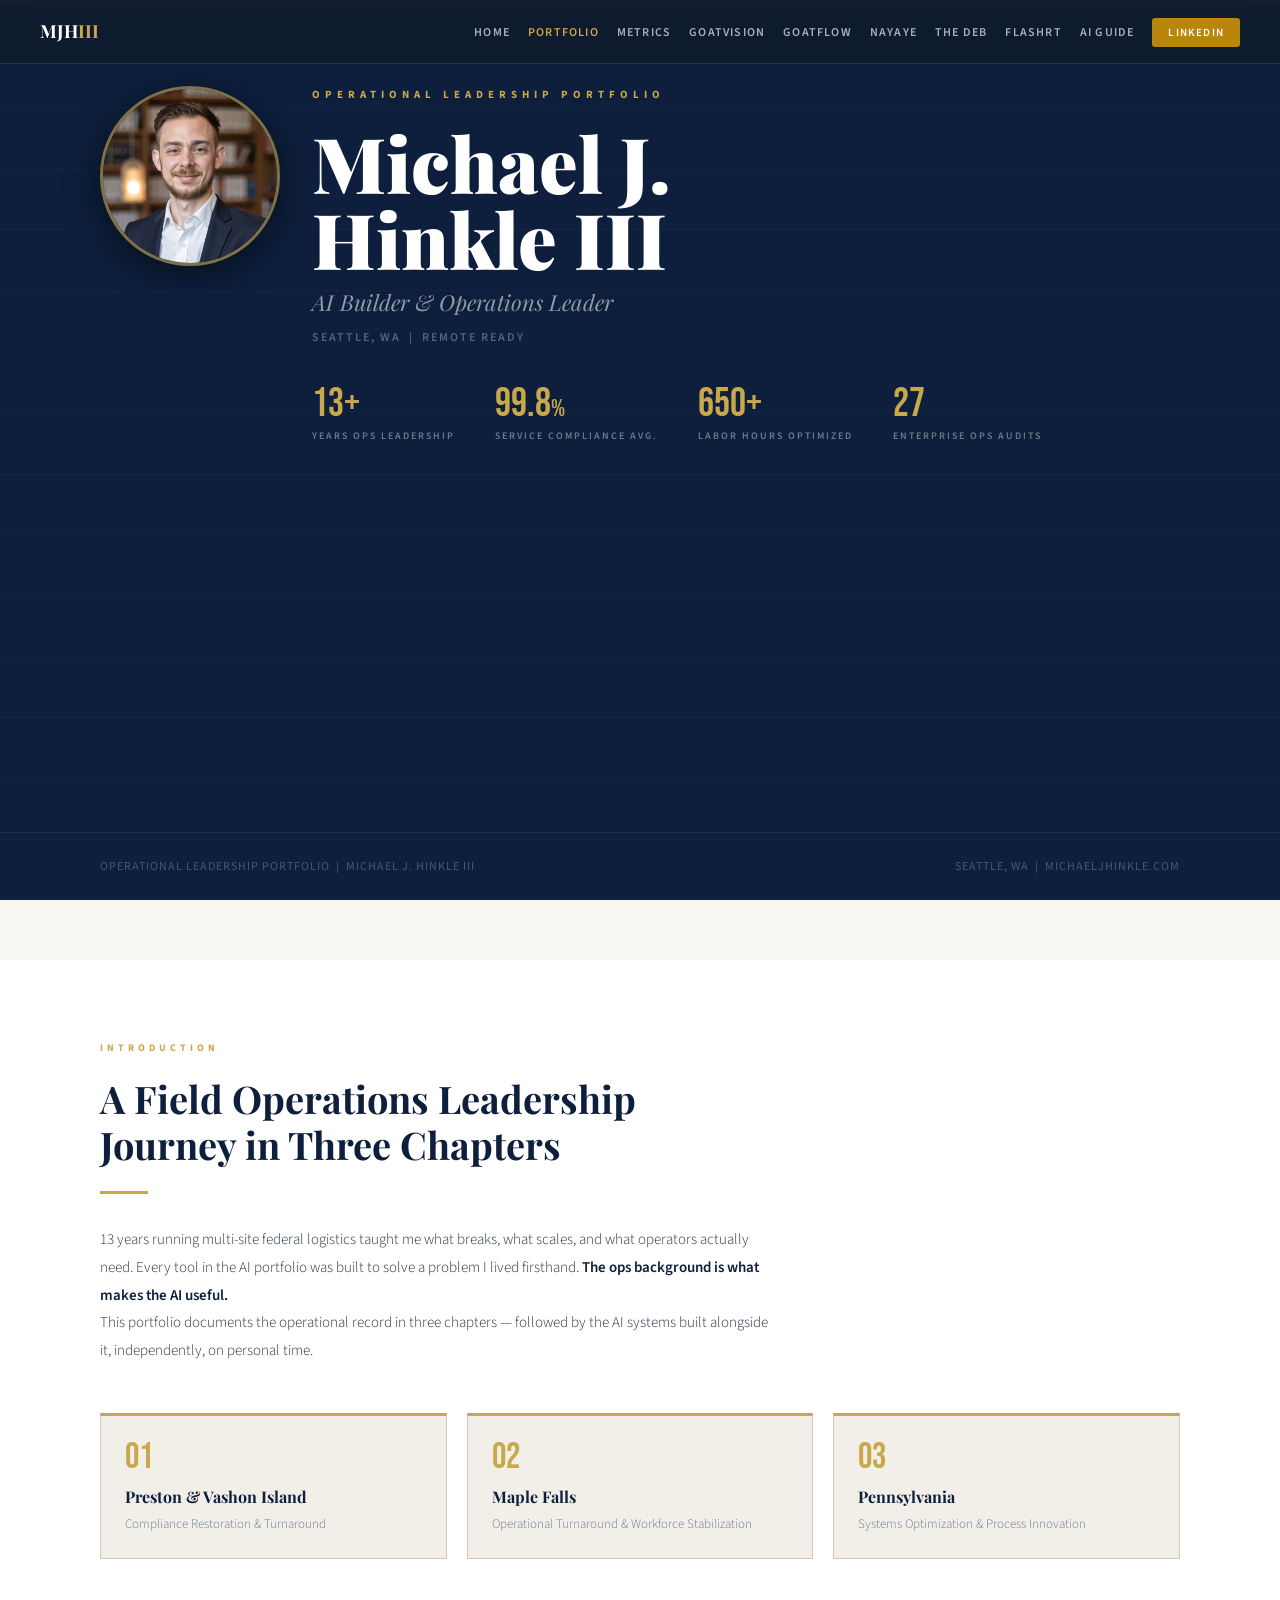
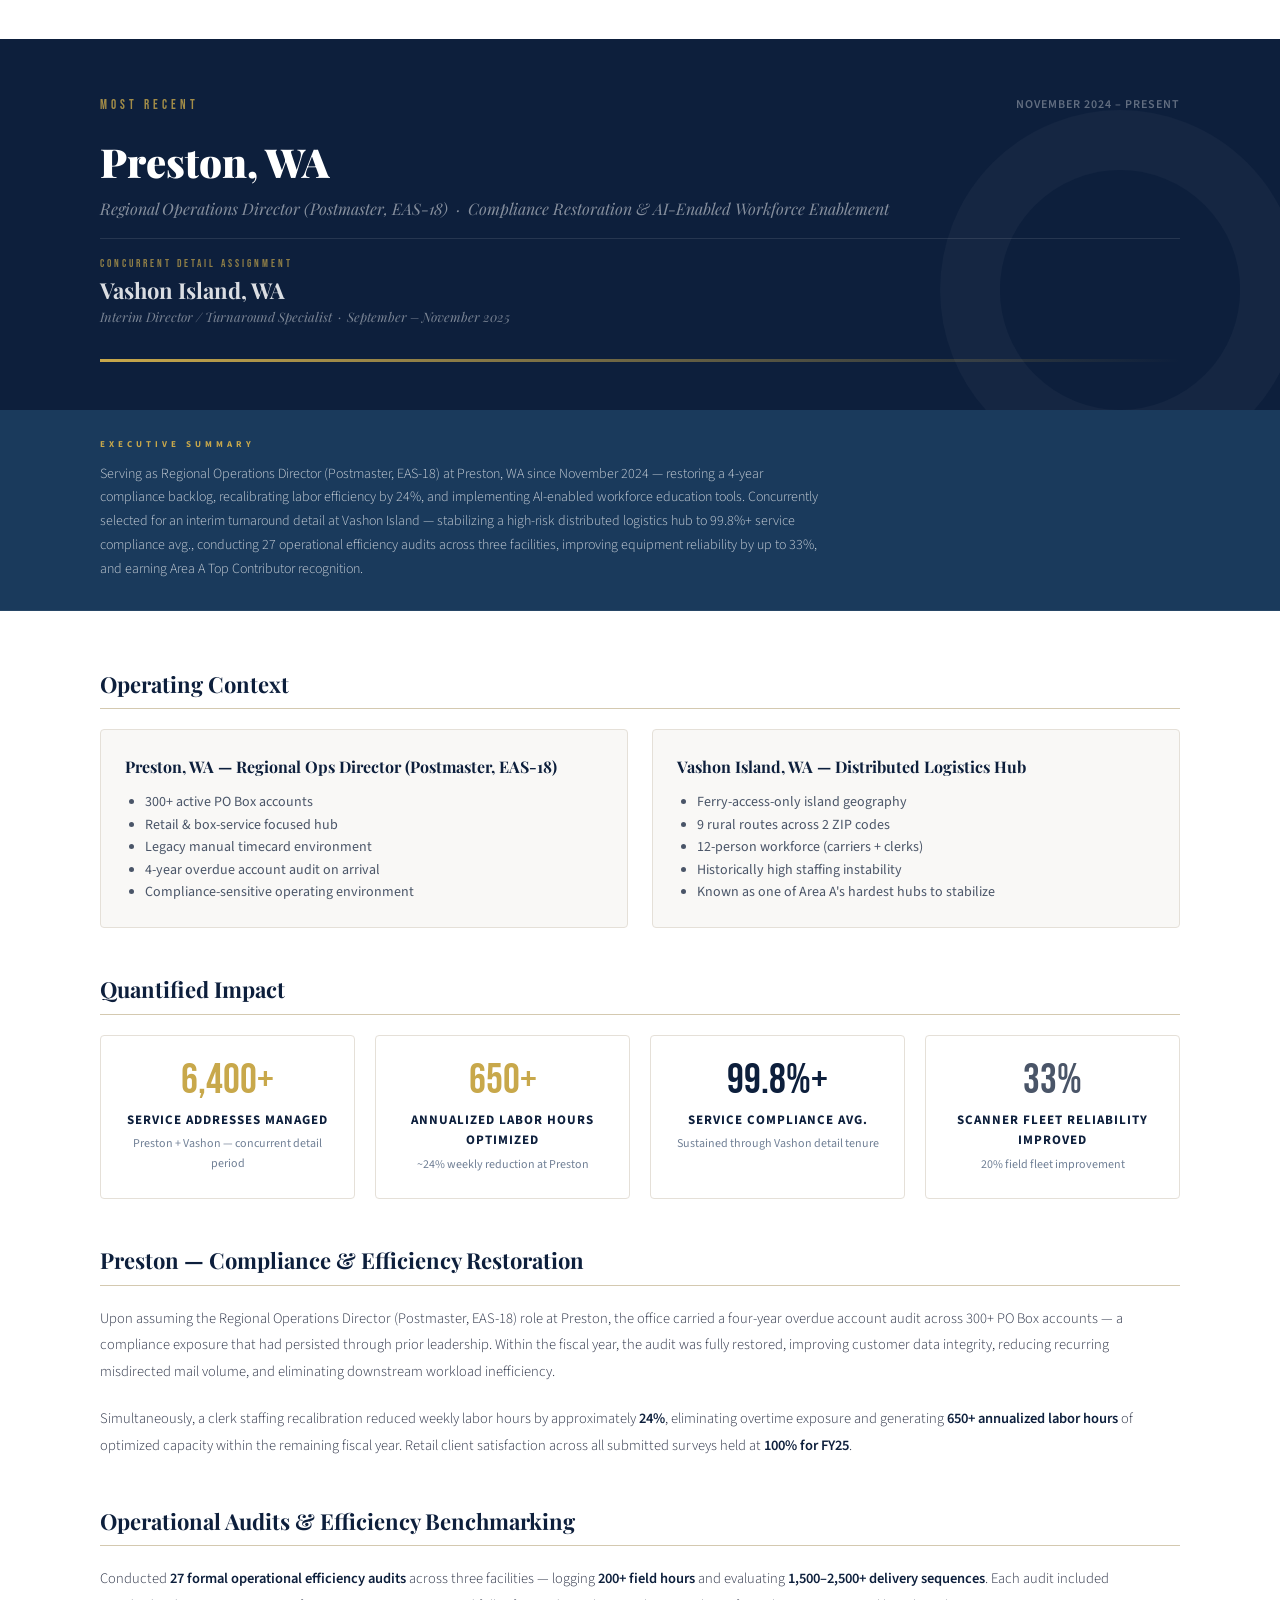
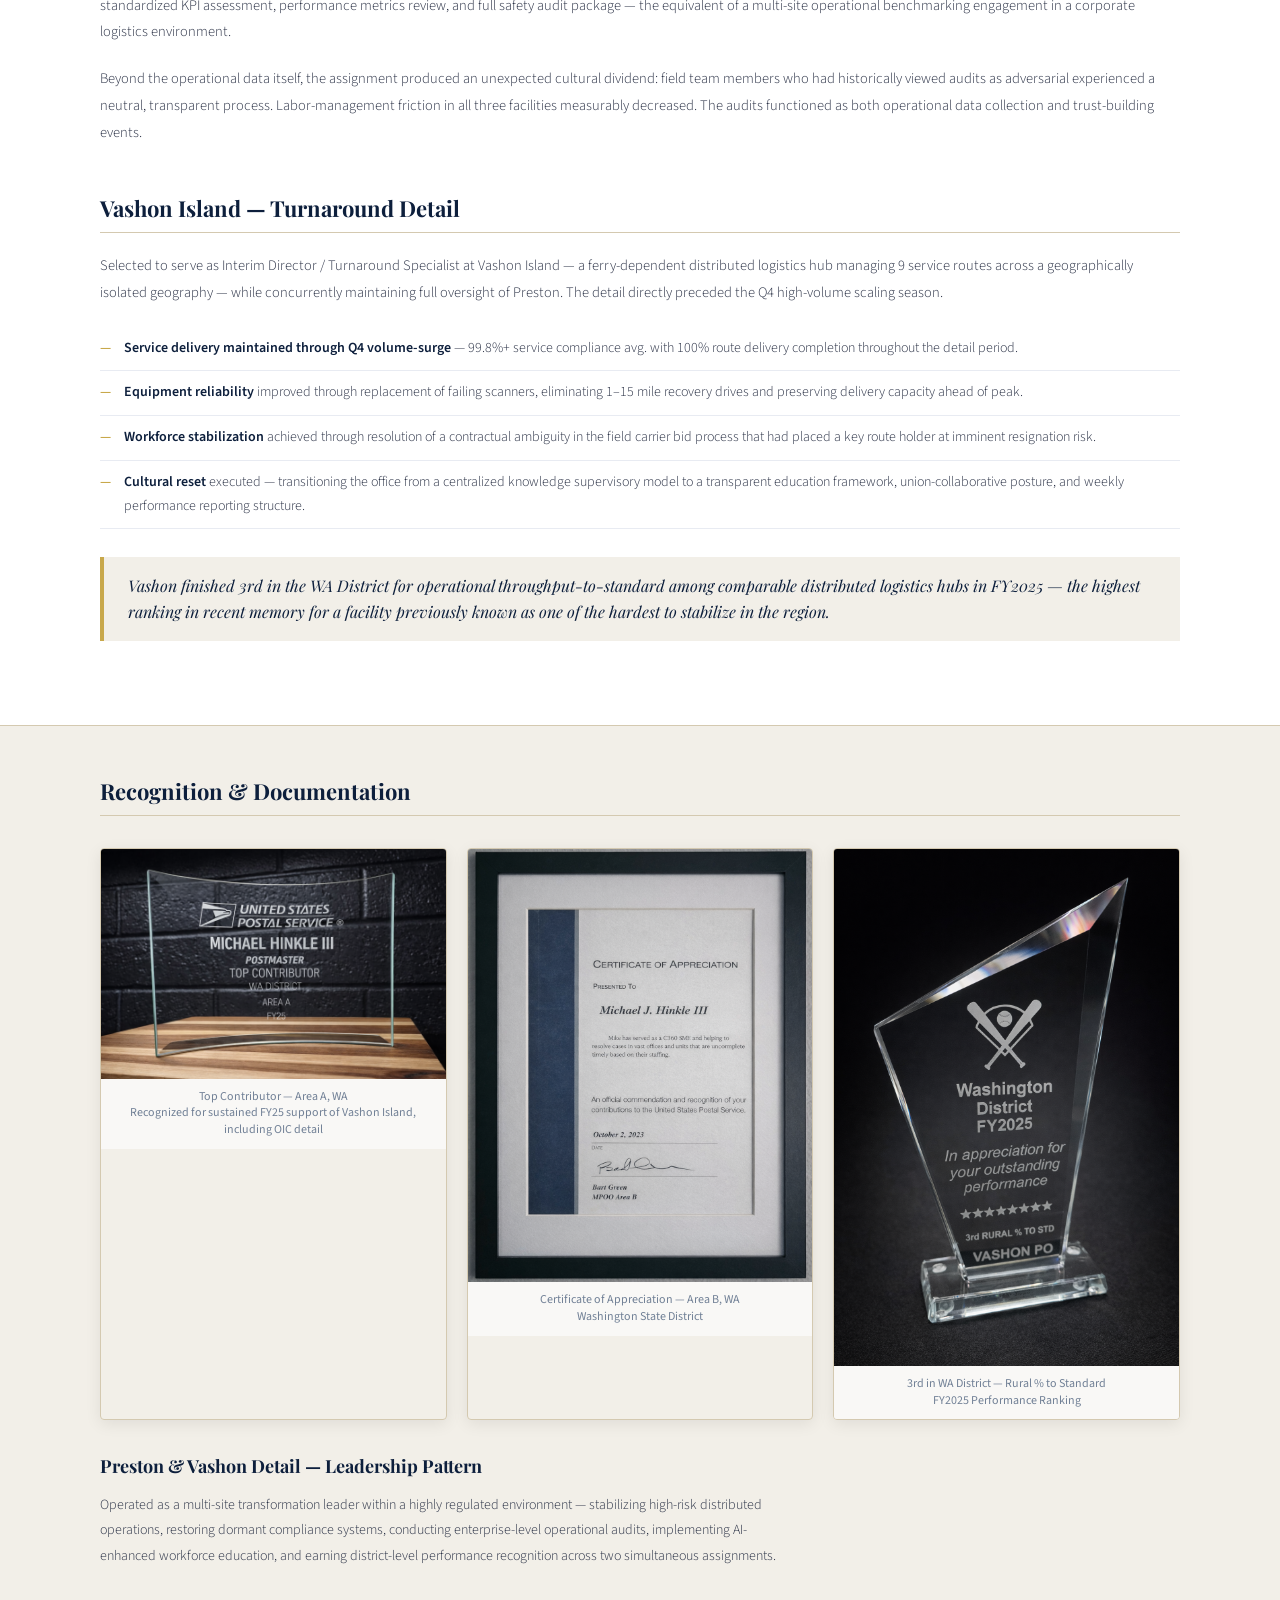
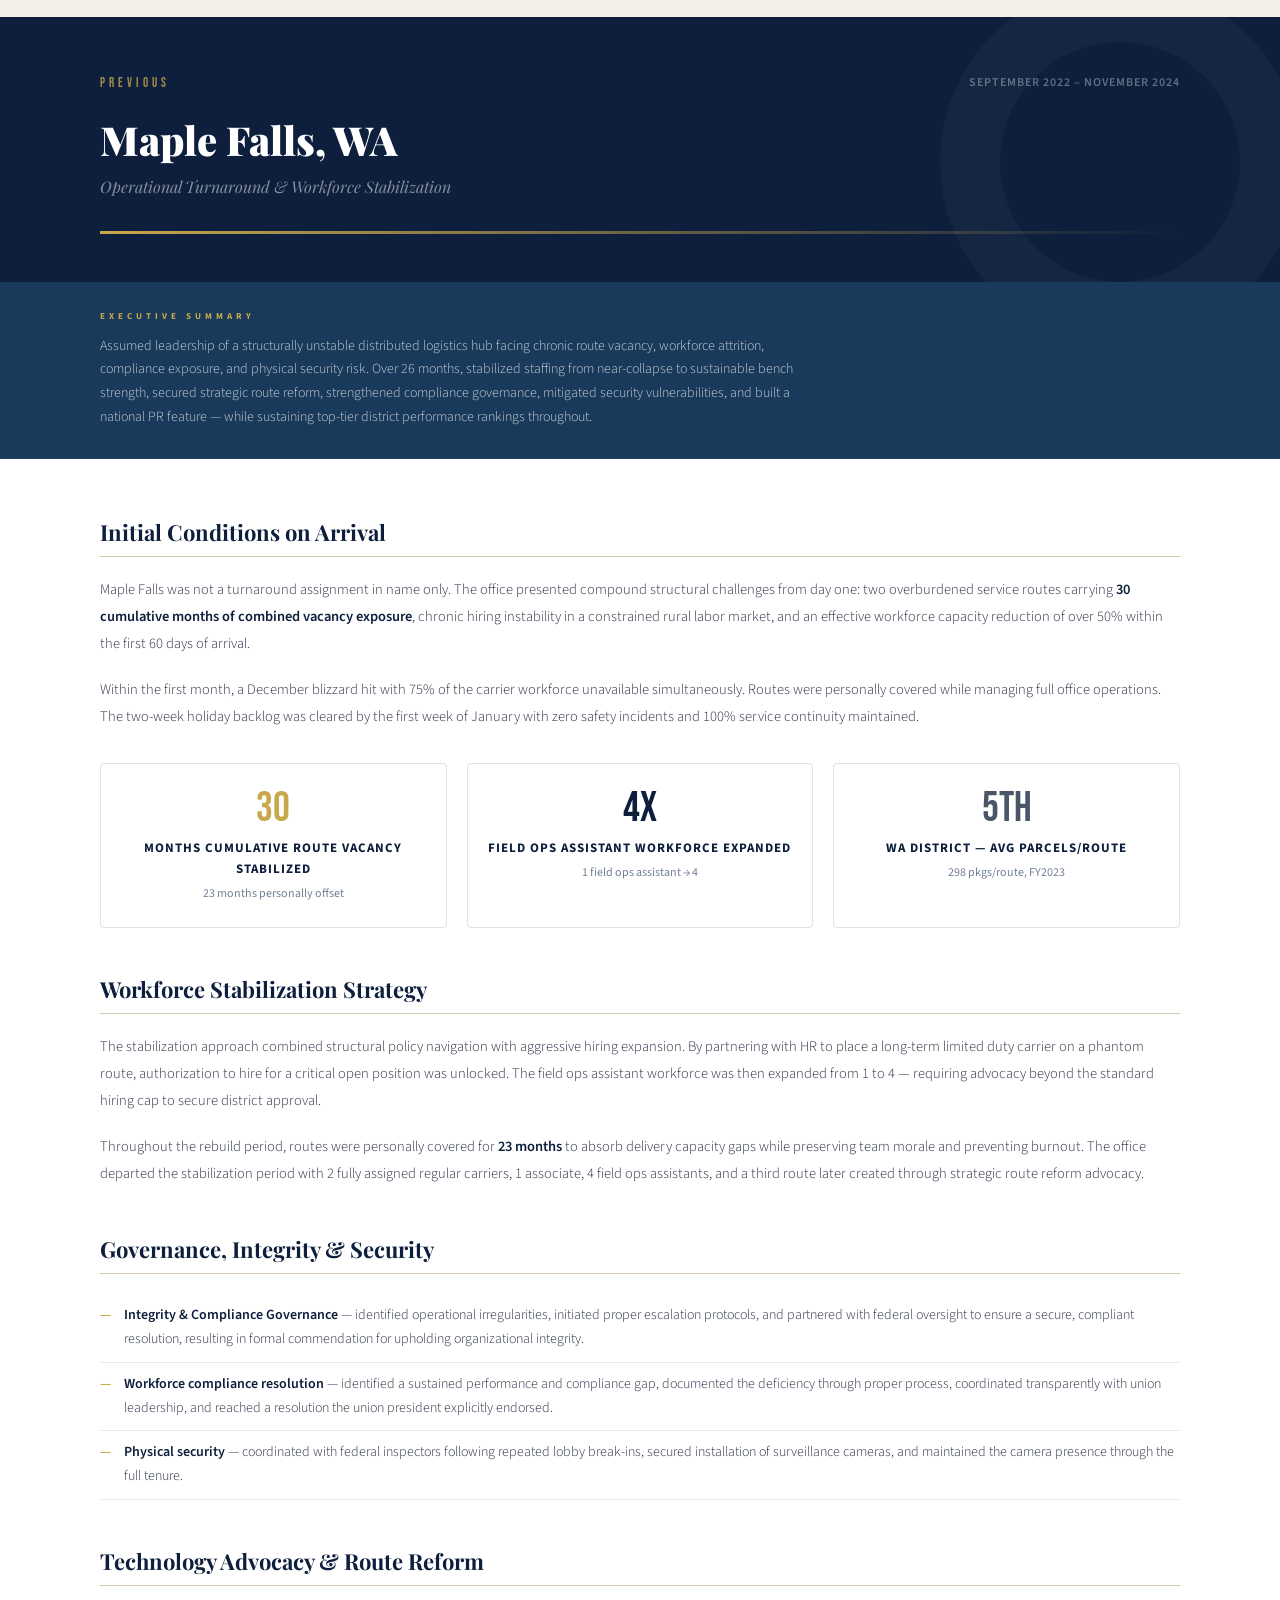
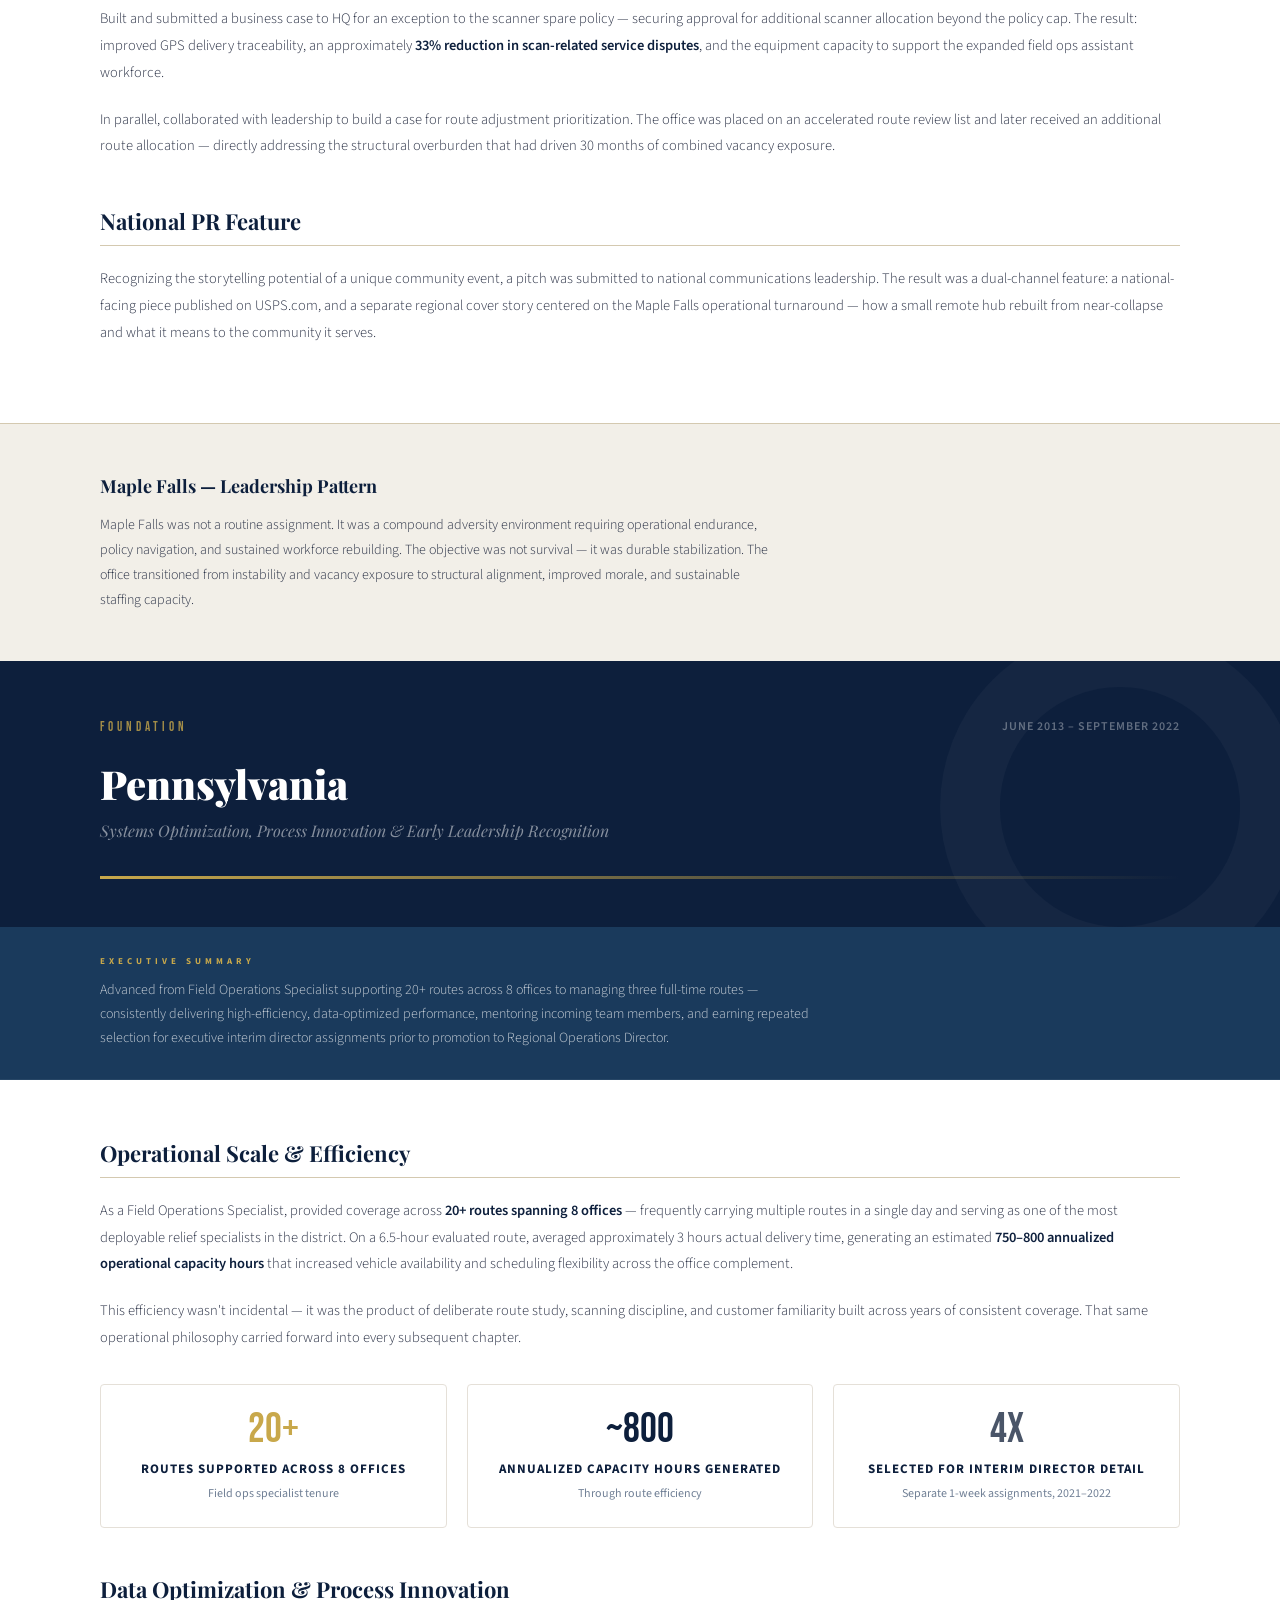
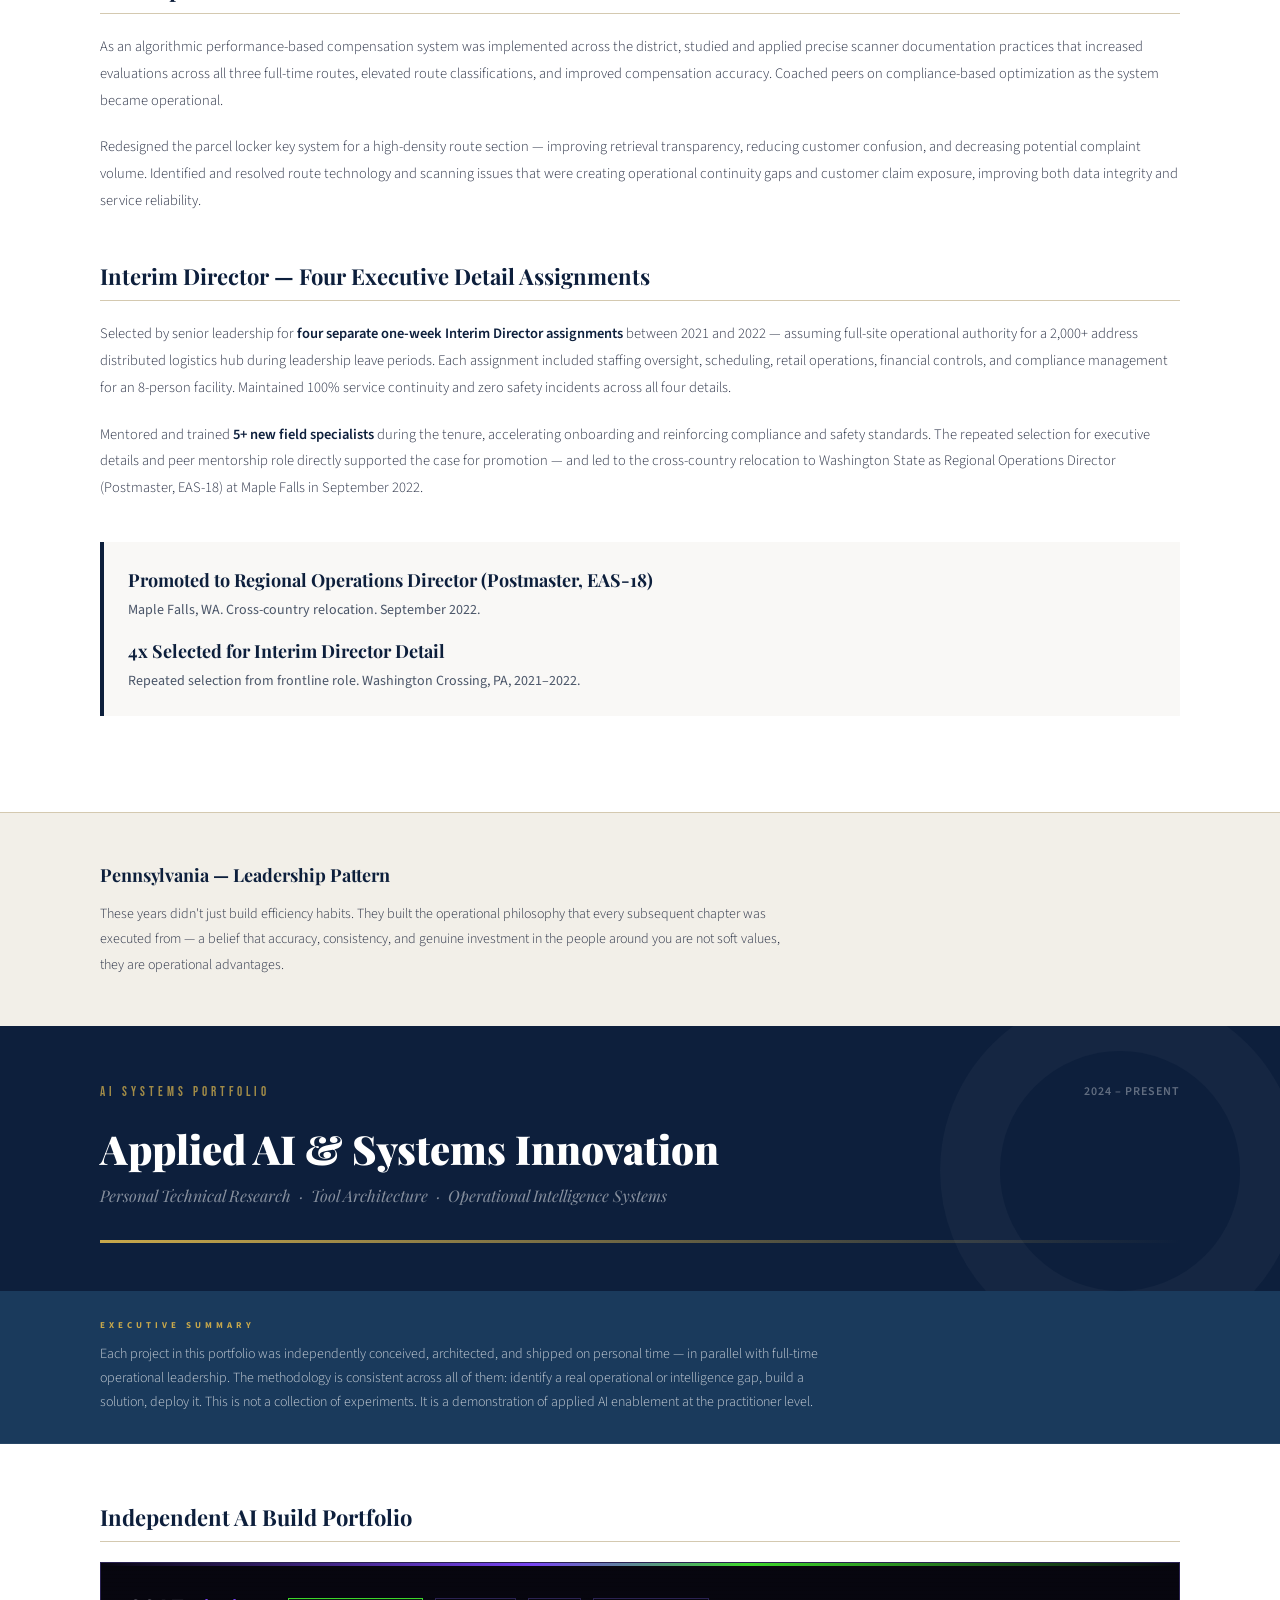
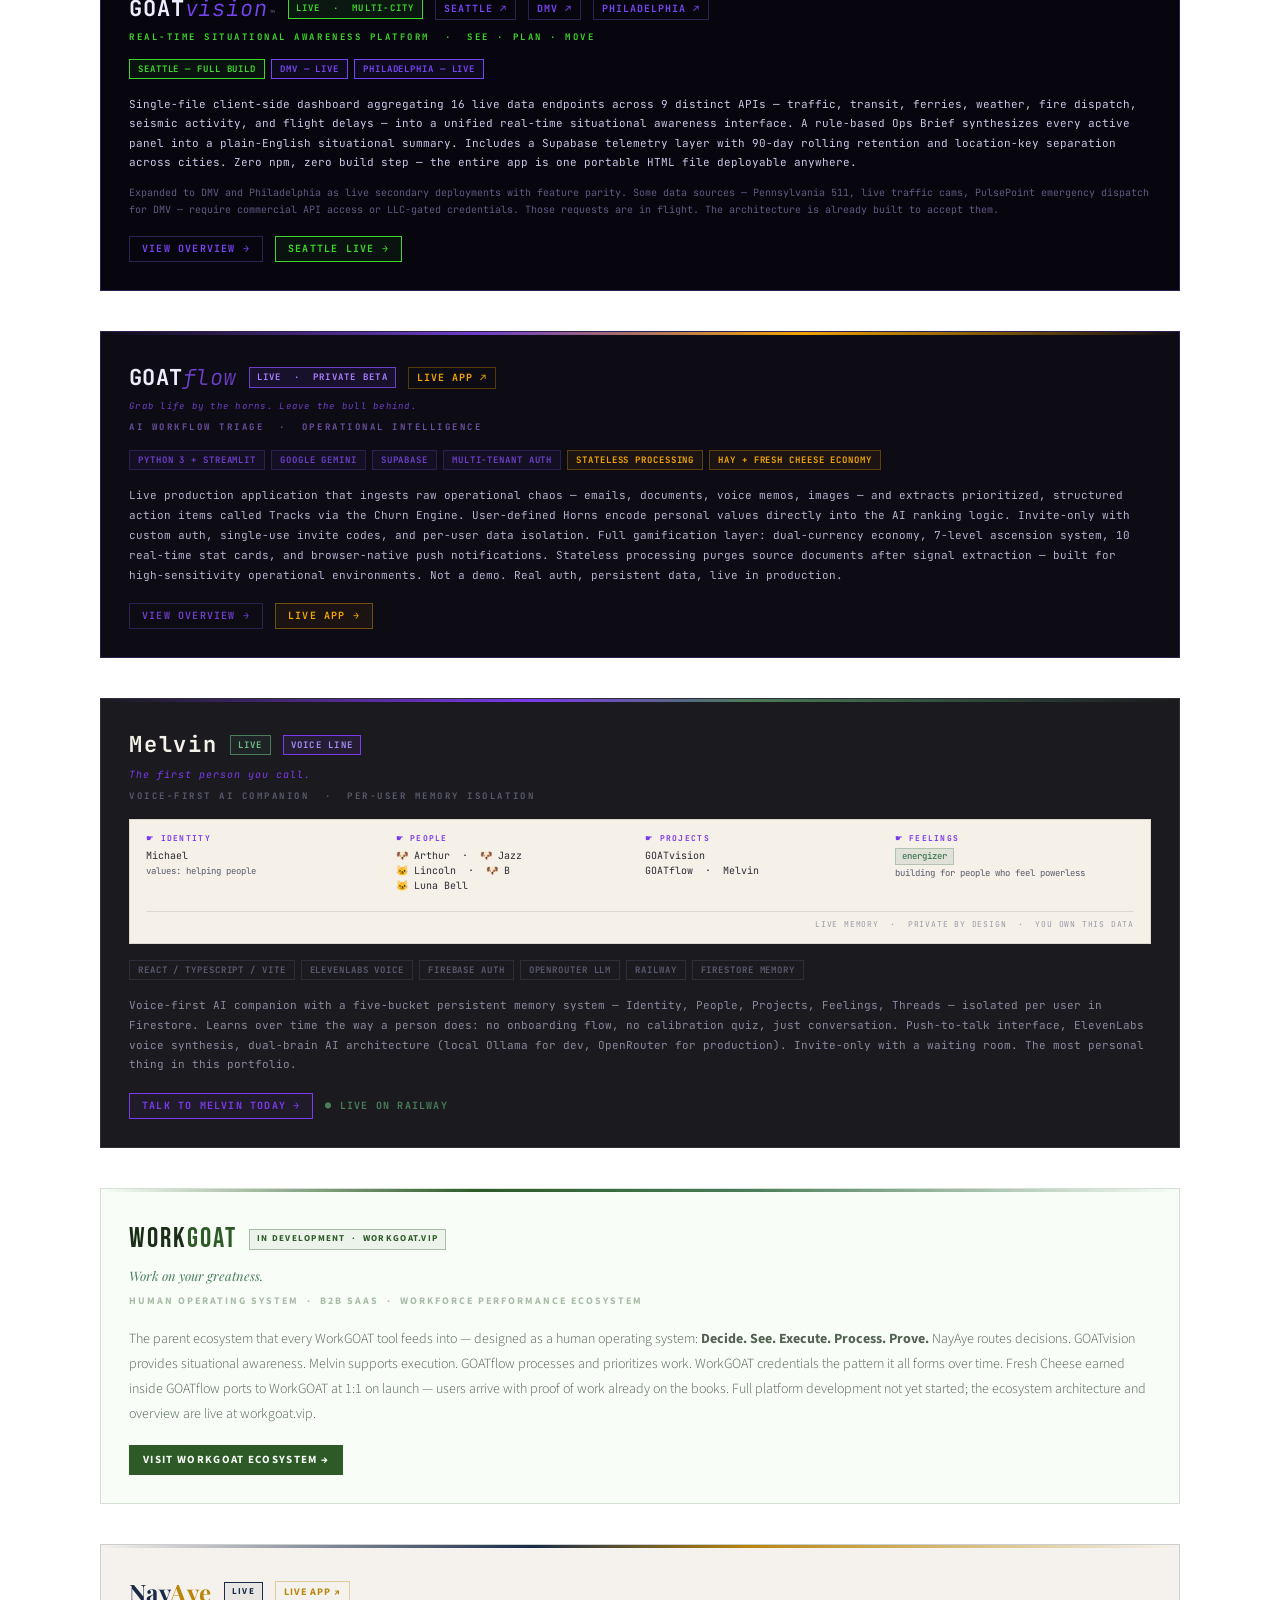
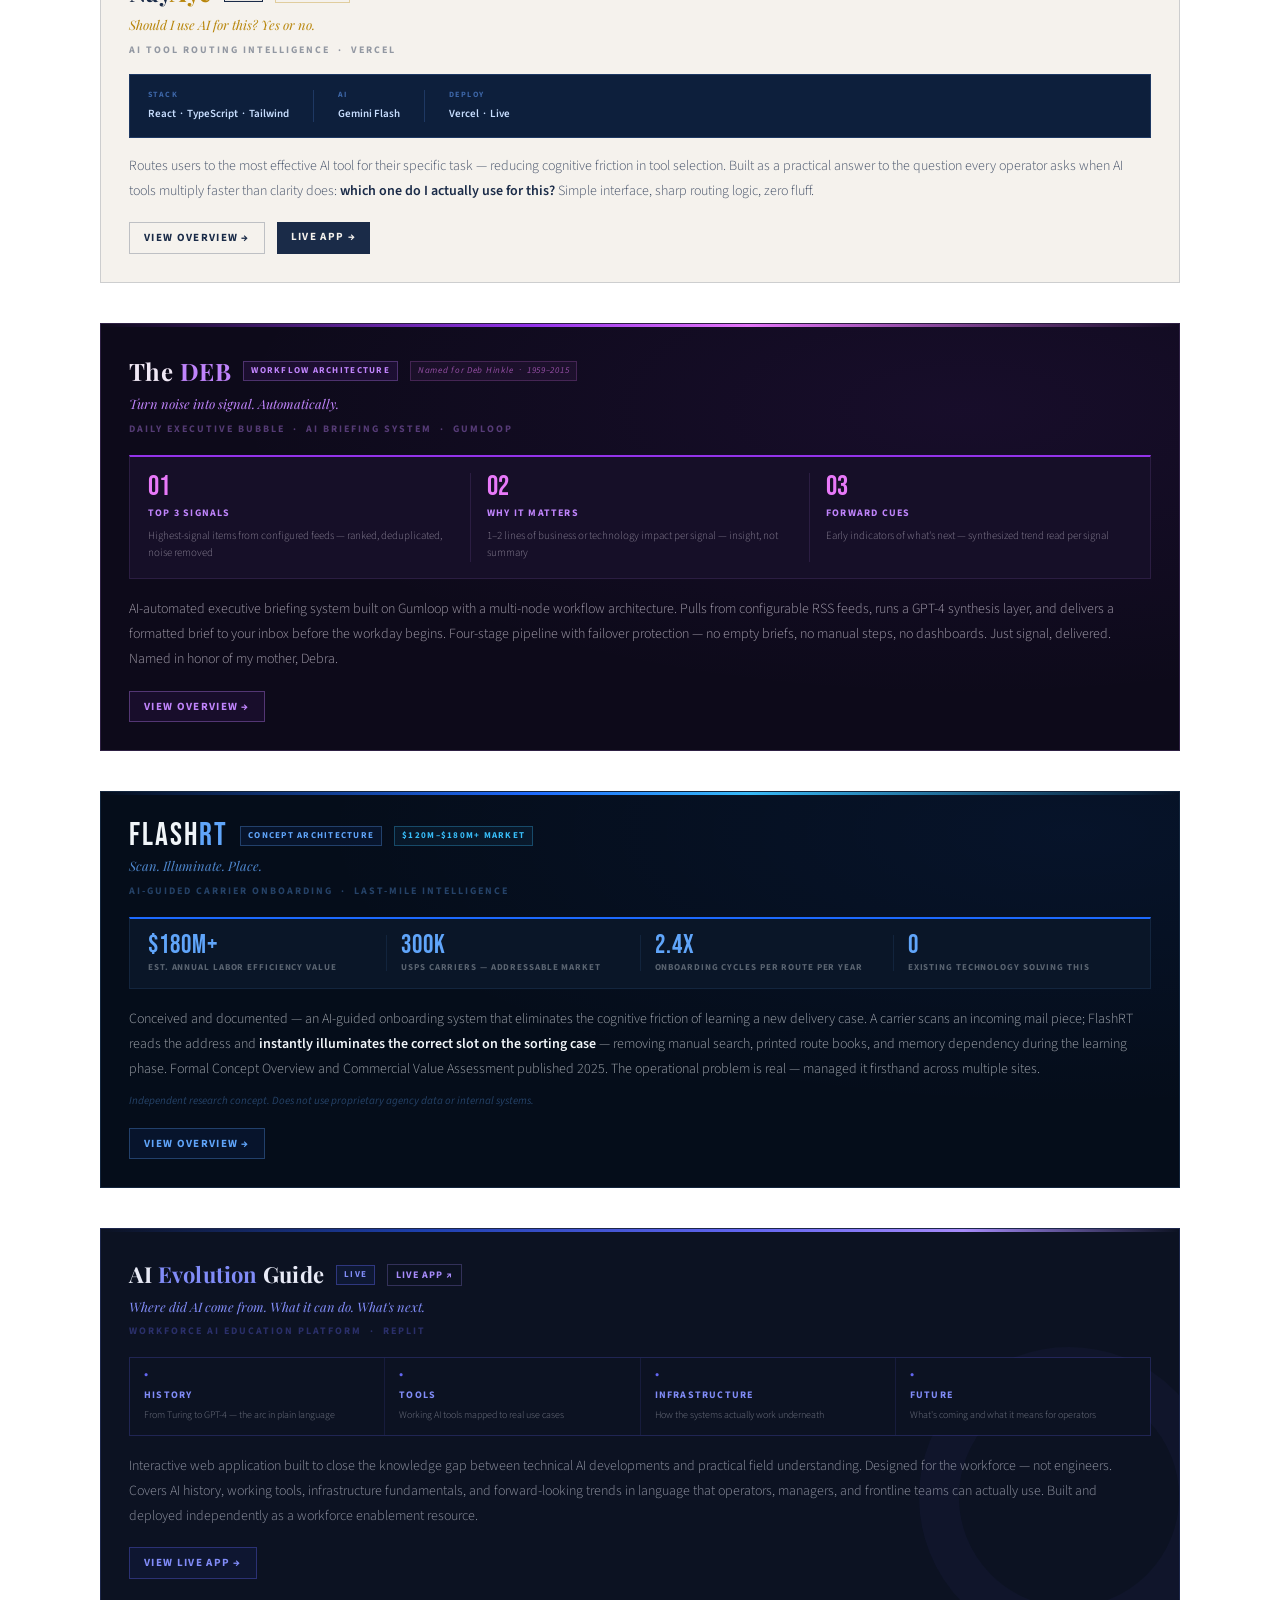
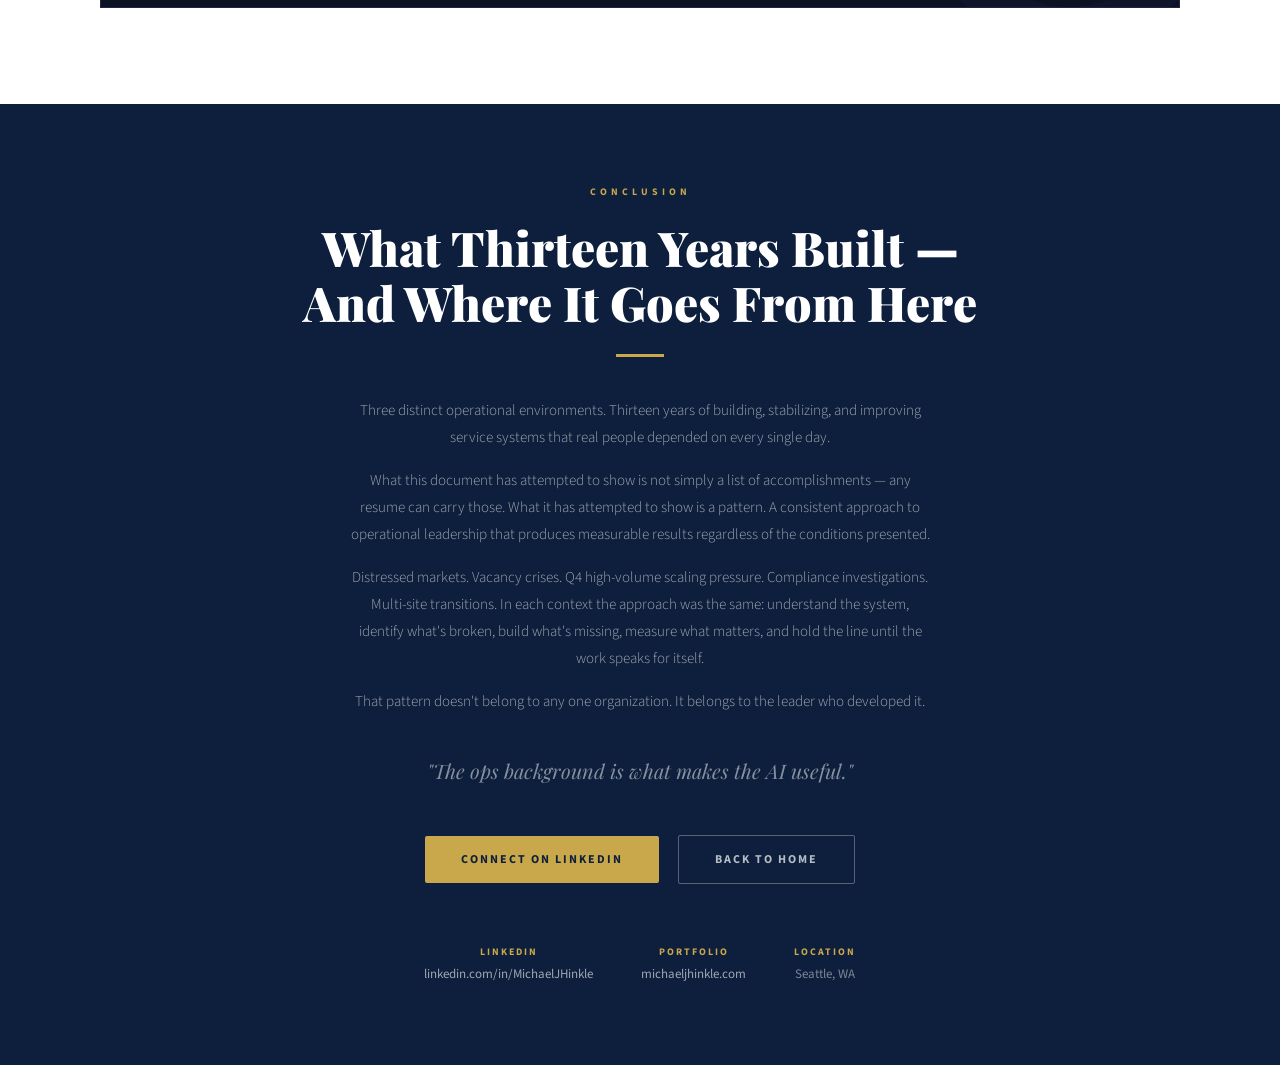
<file: portfolio.html>
<!DOCTYPE html>
<html lang="en">
<head>
<meta charset="UTF-8">
<meta name="viewport" content="width=device-width, initial-scale=1.0">
<title>Michael J. Hinkle III — Operational Leadership Portfolio</title>
<link href="https://fonts.googleapis.com/css2?family=Playfair+Display:ital,wght@0,400;0,700;0,900;1,400;1,700&family=Source+Sans+3:ital,wght@0,300;0,400;0,600;0,700;1,300;1,400&family=Bebas+Neue&family=JetBrains+Mono:wght@300;400;500;600;700&display=swap" rel="stylesheet">
<style>
  :root {
    --navy: #0D1F3C;
    --steel: #1A3A5C;
    --gold: #C8A84B;
    --gold-light: #E8C96A;
    --white: #FFFFFF;
    --off-white: #F8F6F1;
    --cream: #F2EFE8;
    --body: #2C3347;
    --gray: #6B7A99;
    --light-gray: #E8EBF2;
    --rule: #D4C9B0;
  }
  * { box-sizing: border-box; margin: 0; padding: 0; }
  html { scroll-behavior: smooth; }
  body { background: var(--off-white); color: var(--body); font-family: 'Source Sans 3', sans-serif; line-height: 1.6; }

  /* NAV */
  .site-nav {
    position: fixed; top: 0; left: 0; right: 0; height: 60px;
    background: rgba(13,31,60,0.97); backdrop-filter: blur(12px);
    display: flex; align-items: center; justify-content: space-between;
    padding: 0 32px; z-index: 1000;
    border-bottom: 1px solid rgba(200,168,75,0.25);
  }
  .nav-back { color: #fff; text-decoration: none; font-family: 'Source Sans 3', sans-serif; font-weight: 700; font-size: 14px; letter-spacing: 1px; text-transform: uppercase; }
  .nav-links { display: flex; gap: 24px; align-items: center; }
  .nav-links a { color: rgba(255,255,255,0.65); text-decoration: none; font-family: 'Source Sans 3', sans-serif; font-size: 13px; font-weight: 600; letter-spacing: 1px; text-transform: uppercase; transition: color 0.2s; }
  .nav-links a:hover { color: var(--gold-light); }
  .nav-links .nav-cta { background: var(--gold); color: #fff !important; padding: 7px 16px; border-radius: 3px; font-size: 12px !important; }

  /* DOCUMENT OFFSET */
  .document { margin-top: 60px; }

  /* COVER */
  .cover { width: 100%; min-height: 100vh; background: var(--navy); display: flex; flex-direction: column; position: relative; overflow: hidden; }
  .cover-texture { position: absolute; inset: 0; background-image: repeating-linear-gradient(0deg, transparent, transparent 59px, rgba(255,255,255,0.015) 60px, rgba(255,255,255,0.015) 61px); }
  .cover-gold-bar { height: 6px; background: linear-gradient(90deg, var(--gold) 0%, var(--gold-light) 60%, var(--gold) 100%); position: relative; z-index: 2; }
  .cover-content { flex: 1; padding: 80px 100px; position: relative; z-index: 2; display: flex; flex-direction: row; justify-content: space-between; align-items: flex-start; }
  .cover-left { display: flex; gap: 32px; align-items: flex-start; flex: 1; padding-right: 40px; }
  .cover-headshot { width: 180px; height: 180px; border-radius: 50%; object-fit: cover; object-position: top; border: 3px solid rgba(200,168,75,0.6); box-shadow: 0 8px 32px rgba(0,0,0,0.5); flex-shrink: 0; }
  .cover-text { flex: 1; }
  .cover-eyebrow { font-family: 'Source Sans 3', sans-serif; font-size: 11px; font-weight: 700; letter-spacing: 5px; color: var(--gold); text-transform: uppercase; margin-bottom: 20px; }
  .cover-name { font-family: 'Playfair Display', serif; font-size: clamp(48px, 6vw, 80px); font-weight: 900; color: #fff; line-height: 1; margin-bottom: 8px; }
  .cover-title { font-family: 'Playfair Display', serif; font-size: clamp(16px, 2vw, 22px); font-weight: 400; font-style: italic; color: rgba(255,255,255,0.55); margin-bottom: 8px; }
  .cover-location { font-size: 12px; font-weight: 600; letter-spacing: 2px; color: rgba(255,255,255,0.3); text-transform: uppercase; margin-bottom: 36px; }
  .cover-stats { display: flex; gap: 40px; flex-wrap: wrap; }
  .cover-stat-num { font-family: 'Bebas Neue', sans-serif; font-size: 40px; color: var(--gold); line-height: 1; margin-bottom: 4px; }
  .cover-stat-label { font-size: 10px; font-weight: 600; letter-spacing: 2px; color: rgba(255,255,255,0.4); text-transform: uppercase; }
  .cover-footer { padding: 24px 100px; border-top: 1px solid rgba(255,255,255,0.08); display: flex; justify-content: space-between; align-items: center; position: relative; z-index: 2; }
  .cover-footer-text { font-size: 12px; color: rgba(255,255,255,0.25); letter-spacing: 1px; }

  /* INTRO */
  .intro-page { background: var(--white); padding: 80px 100px; scroll-margin-top: 60px; }
  .intro-label { font-size: 10px; font-weight: 700; letter-spacing: 4px; color: var(--gold); text-transform: uppercase; margin-bottom: 20px; }
  .intro-headline { font-family: 'Playfair Display', serif; font-size: 38px; font-weight: 700; color: var(--navy); line-height: 1.2; margin-bottom: 24px; max-width: 680px; }
  .intro-rule { width: 48px; height: 3px; background: var(--gold); margin-bottom: 32px; }
  .intro-body { font-size: 15px; font-weight: 300; line-height: 1.85; color: var(--body); max-width: 680px; margin-bottom: 20px; }
  .intro-body strong { font-weight: 600; color: var(--navy); }
  .chapter-nav { display: grid; grid-template-columns: repeat(3, 1fr); gap: 20px; margin-top: 48px; }
  .chapter-nav-item { background: var(--cream); border: 1px solid var(--rule); border-top: 3px solid var(--gold); padding: 24px; }
  .chapter-nav-num { font-family: 'Bebas Neue', sans-serif; font-size: 36px; color: var(--gold); line-height: 1; margin-bottom: 8px; }
  .chapter-nav-title { font-family: 'Playfair Display', serif; font-size: 16px; font-weight: 700; color: var(--navy); margin-bottom: 4px; }
  .chapter-nav-desc { font-size: 13px; font-weight: 300; color: var(--gray); }

  /* CHAPTERS */
  .chapter { scroll-margin-top: 60px; }
  .chapter-header { background: var(--navy); padding: 56px 100px 48px; position: relative; overflow: hidden; }
  .chapter-header::after { content: ''; position: absolute; right: -20px; bottom: -60px; width: 240px; height: 240px; border-radius: 50%; border: 60px solid rgba(255,255,255,0.03); }
  .chapter-header-top { display: flex; justify-content: space-between; align-items: flex-start; margin-bottom: 24px; }
  .chapter-num-label { font-family: 'Bebas Neue', sans-serif; font-size: 13px; letter-spacing: 4px; color: var(--gold); opacity: 0.8; }
  .chapter-date-range { font-size: 12px; font-weight: 600; letter-spacing: 1px; color: rgba(255,255,255,0.35); text-transform: uppercase; }
  .chapter-title { font-family: 'Playfair Display', serif; font-size: 40px; font-weight: 900; color: #fff; line-height: 1.1; margin-bottom: 12px; position: relative; z-index: 1; }
  .chapter-theme { font-family: 'Playfair Display', serif; font-size: 16px; font-style: italic; color: rgba(255,255,255,0.5); position: relative; z-index: 1; }
  .chapter-gold-bar { height: 3px; background: linear-gradient(90deg, var(--gold) 0%, transparent 100%); margin-top: 32px; }
  .exec-summary { background: var(--steel); padding: 28px 100px; border-bottom: 1px solid rgba(255,255,255,0.06); }
  .exec-summary-label { font-size: 9px; font-weight: 700; letter-spacing: 4px; color: var(--gold); text-transform: uppercase; margin-bottom: 10px; }
  .exec-summary-text { font-size: 14px; font-weight: 300; color: rgba(255,255,255,0.75); line-height: 1.7; max-width: 720px; }
  .chapter-body { padding: 56px 100px; background: var(--white); }
  .chapter-close { background: var(--cream); padding: 48px 100px; border-top: 1px solid var(--rule); }
  .chapter-close-label { font-family: 'Playfair Display', serif; font-size: 18px; font-weight: 700; color: var(--navy); margin-bottom: 12px; }
  .chapter-close-text { font-size: 14px; font-weight: 300; line-height: 1.8; color: var(--body); max-width: 680px; }

  /* BODY CONTENT */
  .body-text { font-size: 14.5px; font-weight: 300; line-height: 1.85; color: var(--body); margin-bottom: 20px; }
  .body-text strong { font-weight: 600; color: var(--navy); }
  .section-title { font-family: 'Playfair Display', serif; font-size: 22px; font-weight: 700; color: var(--navy); margin-bottom: 6px; margin-top: 44px; }
  .section-title:first-child { margin-top: 0; }
  .section-rule { width: 100%; height: 1px; background: var(--rule); margin-bottom: 20px; }
  .pull-quote { border-left: 4px solid var(--gold); padding: 16px 24px; margin: 28px 0; background: var(--cream); }
  .pull-quote p { font-family: 'Playfair Display', serif; font-size: 16px; font-style: italic; color: var(--navy); line-height: 1.6; }
  .impact-list { list-style: none; margin: 12px 0 24px; padding-left: 0; }
  .impact-list li { font-size: 14px; font-weight: 300; color: var(--body); padding: 10px 0 10px 24px; border-bottom: 1px solid var(--light-gray); position: relative; line-height: 1.7; }
  .impact-list li::before { content: '—'; position: absolute; left: 0; color: var(--gold); font-weight: 600; }
  .impact-list li strong { font-weight: 600; color: var(--navy); }

  /* METRICS */
  .metrics-grid { display: grid; gap: 20px; margin: 20px 0 36px; }
  .metrics-grid.cols-3 { grid-template-columns: repeat(3, 1fr); }
  .metrics-grid.cols-4 { grid-template-columns: repeat(4, 1fr); }
  .metric-cell { background: var(--white); border: 1px solid #e5e0d8; border-radius: 4px; padding: 24px 16px; text-align: center; }
  .metric-num { font-family: 'Bebas Neue', sans-serif; font-size: 42px; line-height: 1; color: var(--navy); margin-bottom: 8px; }
  .metric-num.gold { color: var(--gold); }
  .metric-num.steel { color: #4a5568; }
  .metric-label { font-family: 'Source Sans 3', sans-serif; font-weight: 700; font-size: 13px; text-transform: uppercase; letter-spacing: 1px; color: var(--navy); }
  .metric-note { font-family: 'Source Sans 3', sans-serif; font-size: 12px; color: #718096; margin-top: 4px; }

  /* CONTEXT PANELS */
  .context-block { display: flex; gap: 24px; margin-bottom: 32px; }
  .context-panel { flex: 1; background: #f9f8f6; padding: 24px; border-radius: 4px; border: 1px solid #e5e0d8; }
  .context-panel-title { font-family: 'Playfair Display', serif; font-weight: 700; font-size: 16px; color: var(--navy); margin-bottom: 12px; }
  .context-list { margin: 0; padding-left: 20px; font-size: 14px; color: #4a5568; line-height: 1.6; }

  /* CERTS */
  .cert-gallery { display: grid; grid-template-columns: repeat(3, 1fr); gap: 20px; margin: 32px 0; }
  .cert-img-wrap { border-radius: 4px; overflow: hidden; border: 1px solid #d4c9b0; box-shadow: 0 4px 16px rgba(0,0,0,0.08); }
  .cert-img-wrap img { width: 100%; display: block; }
  .cert-img-caption { padding: 10px 12px; background: #f9f8f6; font-size: 12px; color: #718096; text-align: center; line-height: 1.4; }

  /* RECOGNITION BOX */
  .recognition-box { background: #f9f8f6; border-left: 4px solid var(--navy); padding: 24px; margin: 40px 0; }
  .rec-award { margin-bottom: 16px; }
  .rec-award:last-child { margin-bottom: 0; }
  .rec-award-title { font-family: 'Playfair Display', serif; font-weight: 700; font-size: 18px; color: var(--navy); margin-bottom: 4px; }
  .rec-award-desc { font-size: 14px; color: #4a5568; margin-top: 4px; }

  /* AI PROJECTS */
  .ai-project { margin-bottom: 40px; padding-bottom: 40px; border-bottom: 1px solid var(--light-gray); }
  .ai-project:last-child { border-bottom: none; margin-bottom: 0; padding-bottom: 0; }
  .ai-project-header { display: flex; align-items: center; gap: 12px; flex-wrap: wrap; margin-bottom: 6px; }
  .ai-project-name { font-family: 'Playfair Display', serif; font-size: 20px; font-weight: 700; color: var(--navy); }
  .ai-badge { font-size: 11px; font-weight: 700; color: #fff; padding: 2px 8px; border-radius: 12px; text-transform: uppercase; letter-spacing: 0.5px; }
  .ai-badge.live { background: #b8860b; }
  .ai-badge.concept { background: #4a5568; }
  .ai-badge.coming { background: #6b46c1; }
  .ai-project-link { font-size: 11px; font-weight: 700; color: #b8860b; text-decoration: none; text-transform: uppercase; letter-spacing: 0.5px; }
  .ai-project-sub { font-size: 13px; color: var(--gray); margin-bottom: 12px; }
  .ai-project-desc { font-size: 14px; font-weight: 300; line-height: 1.75; color: var(--body); margin-bottom: 14px; }
  .ai-project-footer { display: flex; gap: 16px; flex-wrap: wrap; }
  .ai-link-primary { font-size: 12px; font-weight: 700; letter-spacing: 1px; text-transform: uppercase; color: #b8860b; text-decoration: none; }
  .ai-link-secondary { font-size: 12px; font-weight: 700; letter-spacing: 1px; text-transform: uppercase; color: #4a5568; text-decoration: none; }
  .ai-city-row { display: flex; gap: 8px; flex-wrap: wrap; margin-top: 10px; margin-bottom: 14px; }
  .ai-city-badge { padding: 3px 10px; border-radius: 10px; font-size: 11px; font-weight: 700; letter-spacing: 1px; text-transform: uppercase; }
  .ai-city-badge.active { background: rgba(72,187,120,0.12); border: 1px solid rgba(72,187,120,0.4); color: #276749; }
  .ai-city-badge.partial { background: rgba(200,168,75,0.1); border: 1px solid rgba(200,168,75,0.4); color: #7d5a0a; }

  /* ── GOATvision card override ── */
  .ai-project.goatvision-card {
    background: #07060f;
    border: 1px solid #2a2252;
    border-bottom: 1px solid #2a2252;
    padding: 28px 28px 28px;
    margin-bottom: 40px;
    font-family: 'JetBrains Mono', 'Courier New', monospace;
    position: relative;
    overflow: hidden;
  }
  .ai-project.goatvision-card::before {
    content: '';
    position: absolute;
    top: 0; left: 0; right: 0;
    height: 3px;
    background: linear-gradient(90deg, transparent, #7744f2 40%, #3dd62a 60%, transparent);
  }
  .ai-project.goatvision-card::after {
    content: '';
    position: absolute;
    inset: 0;
    pointer-events: none;
    background: repeating-linear-gradient(to bottom, transparent 0px, transparent 3px, rgba(0,0,0,0.10) 3px, rgba(0,0,0,0.10) 4px);
    z-index: 0;
  }
  .ai-project.goatvision-card > * { position: relative; z-index: 1; }
  .goatvision-card .ai-project-header { margin-bottom: 4px; }
  .goatvision-card .gv-brand {
    display: flex; align-items: baseline; gap: 0;
    font-family: 'JetBrains Mono', monospace;
    font-size: 22px; font-weight: 700; letter-spacing: 0.04em;
  }
  .goatvision-card .gv-brand-goat   { color: #f0ecff; }
  .goatvision-card .gv-brand-vision { color: #7744f2; font-weight: 300; font-style: italic; }
  .goatvision-card .gv-badge {
    font-size: 9px; font-weight: 700; letter-spacing: 0.14em;
    text-transform: uppercase; padding: 2px 7px;
    border: 1px solid #3dd62a; color: #3dd62a;
    background: rgba(61,214,42,0.08);
  }
  .goatvision-card .gv-city-link {
    font-family: 'JetBrains Mono', monospace;
    font-size: 10px; font-weight: 700; letter-spacing: 0.1em;
    text-transform: uppercase; color: #7744f2;
    text-decoration: none; padding: 2px 8px;
    border: 1px solid #2a2252;
    transition: border-color 0.15s, color 0.15s;
  }
  .goatvision-card .gv-city-link:hover { border-color: #7744f2; color: #f0ecff; }
  .goatvision-card .gv-sub {
    font-family: 'JetBrains Mono', monospace;
    font-size: 9px; font-weight: 700; letter-spacing: 0.28em;
    text-transform: uppercase; color: #3dd62a; margin-bottom: 14px;
  }
  .goatvision-card .gv-city-row { display: flex; gap: 6px; flex-wrap: wrap; margin-bottom: 16px; }
  .goatvision-card .gv-city-badge {
    font-family: 'JetBrains Mono', monospace;
    font-size: 9px; font-weight: 700; letter-spacing: 0.1em;
    text-transform: uppercase; padding: 2px 8px;
    border: 1px solid;
  }
  .goatvision-card .gv-city-badge.active  { border-color: #3dd62a; color: #3dd62a; background: rgba(61,214,42,0.06); }
  .goatvision-card .gv-city-badge.partial { border-color: #7744f2; color: #7744f2; background: rgba(119,68,242,0.06); }
  .goatvision-card .gv-desc {
    font-family: 'JetBrains Mono', monospace;
    font-size: 11px; font-weight: 400; line-height: 1.75;
    color: #cdc6e8; margin-bottom: 12px;
  }
  .goatvision-card .gv-desc-dim {
    font-family: 'JetBrains Mono', monospace;
    font-size: 10px; line-height: 1.7; color: #635882; margin-bottom: 18px;
  }
  .goatvision-card .gv-footer { display: flex; gap: 12px; flex-wrap: wrap; }
  .goatvision-card .gv-link-primary {
    font-family: 'JetBrains Mono', monospace;
    font-size: 10px; font-weight: 700; letter-spacing: 0.12em;
    text-transform: uppercase; color: #3dd62a; text-decoration: none;
    padding: 4px 12px; border: 1px solid #3dd62a;
    background: rgba(61,214,42,0.06); transition: background 0.15s;
  }
  .goatvision-card .gv-link-primary:hover { background: rgba(61,214,42,0.15); }
  .goatvision-card .gv-link-secondary {
    font-family: 'JetBrains Mono', monospace;
    font-size: 10px; font-weight: 700; letter-spacing: 0.12em;
    text-transform: uppercase; color: #7744f2; text-decoration: none;
    padding: 4px 12px; border: 1px solid #2a2252; transition: border-color 0.15s;
  }
  .goatvision-card .gv-link-secondary:hover { border-color: #7744f2; }

  /* ── GOATflow card override ── */
  .ai-project.goatflow-card {
    background: #0d0b14;
    border: 1px solid #2d1f52;
    border-bottom: 1px solid #2d1f52;
    padding: 28px 28px 28px;
    margin-bottom: 40px;
    font-family: 'JetBrains Mono', 'Courier New', monospace;
    position: relative;
    overflow: hidden;
  }
  .ai-project.goatflow-card::before {
    content: '';
    position: absolute;
    top: 0; left: 0; right: 0;
    height: 3px;
    background: linear-gradient(90deg, transparent, #6c3fc8 35%, #f0a500 65%, transparent);
  }
  .ai-project.goatflow-card > * { position: relative; z-index: 1; }
  .goatflow-card .gf-header { display: flex; align-items: center; gap: 12px; flex-wrap: wrap; margin-bottom: 4px; }
  .goatflow-card .gf-brand {
    font-family: 'JetBrains Mono', monospace;
    font-size: 22px; font-weight: 700; letter-spacing: 0.02em;
  }
  .goatflow-card .gf-brand-goat   { color: #f0ecff; }
  .goatflow-card .gf-brand-flow   { color: #6c3fc8; font-style: italic; font-weight: 300; }
  .goatflow-card .gf-badge {
    font-size: 9px; font-weight: 700; letter-spacing: 0.14em;
    text-transform: uppercase; padding: 2px 7px;
    border: 1px solid #6c3fc8; color: #a87fff;
    background: rgba(108,63,200,0.12);
  }
  .goatflow-card .gf-live-link {
    font-family: 'JetBrains Mono', monospace;
    font-size: 10px; font-weight: 700; letter-spacing: 0.1em;
    text-transform: uppercase; color: #f0a500;
    text-decoration: none; padding: 2px 8px;
    border: 1px solid rgba(240,165,0,0.3);
    transition: border-color 0.15s, color 0.15s;
  }
  .goatflow-card .gf-live-link:hover { border-color: #f0a500; color: #fff; }
  .goatflow-card .gf-tagline {
    font-family: 'JetBrains Mono', monospace;
    font-size: 9px; font-weight: 400; letter-spacing: 0.14em;
    font-style: italic; color: #6c3fc8; margin-bottom: 6px;
  }
  .goatflow-card .gf-sub {
    font-family: 'JetBrains Mono', monospace;
    font-size: 9px; font-weight: 700; letter-spacing: 0.28em;
    text-transform: uppercase; color: rgba(168,127,255,0.6); margin-bottom: 16px;
  }
  .goatflow-card .gf-desc {
    font-family: 'JetBrains Mono', monospace;
    font-size: 11px; font-weight: 400; line-height: 1.8;
    color: #b8b0d0; margin-bottom: 18px;
  }
  .goatflow-card .gf-pill-row { display: flex; gap: 6px; flex-wrap: wrap; margin-bottom: 16px; }
  .goatflow-card .gf-pill {
    font-family: 'JetBrains Mono', monospace;
    font-size: 9px; font-weight: 700; letter-spacing: 0.1em;
    text-transform: uppercase; padding: 2px 8px;
    border: 1px solid #2d1f52; color: #6c3fc8;
    background: rgba(108,63,200,0.08);
  }
  .goatflow-card .gf-pill.gold { border-color: rgba(240,165,0,0.3); color: #f0a500; background: rgba(240,165,0,0.06); }
  .goatflow-card .gf-footer { display: flex; gap: 12px; flex-wrap: wrap; }
  .goatflow-card .gf-link-primary {
    font-family: 'JetBrains Mono', monospace;
    font-size: 10px; font-weight: 700; letter-spacing: 0.12em;
    text-transform: uppercase; color: #f0a500; text-decoration: none;
    padding: 4px 12px; border: 1px solid rgba(240,165,0,0.4);
    background: rgba(240,165,0,0.06); transition: background 0.15s;
  }
  .goatflow-card .gf-link-primary:hover { background: rgba(240,165,0,0.14); }
  .goatflow-card .gf-link-secondary {
    font-family: 'JetBrains Mono', monospace;
    font-size: 10px; font-weight: 700; letter-spacing: 0.12em;
    text-transform: uppercase; color: #6c3fc8; text-decoration: none;
    padding: 4px 12px; border: 1px solid #2d1f52; transition: border-color 0.15s;
  }
  .goatflow-card .gf-link-secondary:hover { border-color: #6c3fc8; }

  /* ── Melvin card override ── */
  .ai-project.melvin-card {
    background: #1a1a1f;
    border: 1px solid #2e2e38;
    border-bottom: 1px solid #2e2e38;
    padding: 28px 28px 28px;
    margin-bottom: 40px;
    font-family: 'JetBrains Mono', 'Courier New', monospace;
    position: relative;
    overflow: hidden;
  }
  .ai-project.melvin-card::before {
    content: '';
    position: absolute;
    top: 0; left: 0; right: 0;
    height: 3px;
    background: linear-gradient(90deg, transparent, #7c3aed 40%, #4a7c59 60%, transparent);
  }
  .ai-project.melvin-card > * { position: relative; z-index: 1; }
  .melvin-card .mv-header { display: flex; align-items: center; gap: 12px; flex-wrap: wrap; margin-bottom: 4px; }
  .melvin-card .mv-brand {
    font-family: 'JetBrains Mono', monospace;
    font-size: 22px; font-weight: 700; letter-spacing: 0.08em;
    color: #f5f0e8;
  }
  .melvin-card .mv-badge {
    font-size: 9px; font-weight: 700; letter-spacing: 0.14em;
    text-transform: uppercase; padding: 2px 7px;
    border: 1px solid #7c3aed; color: #a78bfa;
    background: rgba(124,58,237,0.1);
  }
  .melvin-card .mv-badge.live {
    border-color: #4a7c59; color: #6dba84;
    background: rgba(74,124,89,0.1);
  }
  .melvin-card .mv-tagline {
    font-family: 'JetBrains Mono', monospace;
    font-size: 10px; font-weight: 400; letter-spacing: 0.1em;
    color: #7c3aed; margin-bottom: 6px; font-style: italic;
  }
  .melvin-card .mv-sub {
    font-family: 'JetBrains Mono', monospace;
    font-size: 9px; font-weight: 700; letter-spacing: 0.28em;
    text-transform: uppercase; color: #5a5a6e; margin-bottom: 16px;
  }
  /* Memory panel preview strip */
  .melvin-card .mv-memory-strip {
    background: #f5f0e8;
    border: 1px solid #ddd8cc;
    padding: 12px 16px;
    margin-bottom: 16px;
    display: grid;
    grid-template-columns: repeat(4, 1fr);
    gap: 10px;
  }
  .melvin-card .mv-memory-cell { display: flex; flex-direction: column; gap: 3px; }
  .melvin-card .mv-memory-label {
    font-family: 'JetBrains Mono', monospace;
    font-size: 8px; font-weight: 700; letter-spacing: 0.16em;
    text-transform: uppercase; color: #7c3aed;
  }
  .melvin-card .mv-memory-value {
    font-family: 'JetBrains Mono', monospace;
    font-size: 10px; color: #2a2a35; line-height: 1.5;
  }
  .melvin-card .mv-memory-tag {
    display: inline-block; font-size: 9px; font-weight: 600;
    color: #4a7c59; background: rgba(74,124,89,0.12);
    padding: 1px 6px; border: 1px solid rgba(74,124,89,0.3);
    font-family: 'JetBrains Mono', monospace;
  }
  .melvin-card .mv-memory-footer {
    font-family: 'JetBrains Mono', monospace;
    font-size: 8px; letter-spacing: 0.1em; text-transform: uppercase;
    color: #9a9aaa; text-align: right; margin-top: 8px;
    border-top: 1px solid #ddd8cc; padding-top: 6px;
  }
  .melvin-card .mv-desc {
    font-family: 'JetBrains Mono', monospace;
    font-size: 11px; font-weight: 400; line-height: 1.8;
    color: #8a8a9e; margin-bottom: 18px;
  }
  .melvin-card .mv-pill-row { display: flex; gap: 6px; flex-wrap: wrap; margin-bottom: 16px; }
  .melvin-card .mv-pill {
    font-family: 'JetBrains Mono', monospace;
    font-size: 9px; font-weight: 700; letter-spacing: 0.1em;
    text-transform: uppercase; padding: 2px 8px;
    border: 1px solid #2e2e38; color: #5a5a6e;
  }
  .melvin-card .mv-footer { display: flex; gap: 12px; flex-wrap: wrap; align-items: center; }
  .melvin-card .mv-link-primary {
    font-family: 'JetBrains Mono', monospace;
    font-size: 10px; font-weight: 700; letter-spacing: 0.12em;
    text-transform: uppercase; color: #7c3aed; text-decoration: none;
    padding: 4px 12px; border: 1px solid #7c3aed;
    background: rgba(124,58,237,0.06); transition: background 0.15s;
  }
  .melvin-card .mv-link-primary:hover { background: rgba(124,58,237,0.14); }
  .melvin-card .mv-soon {
    font-family: 'JetBrains Mono', monospace;
    font-size: 10px; font-weight: 700; letter-spacing: 0.12em;
    text-transform: uppercase; color: #4a7c59;
  }

  /* ── NayAye card override ── */
  .ai-project.nayaye-card {
    background: #F5F2ED;
    border: 1px solid rgba(26,43,72,0.18);
    border-bottom: 1px solid rgba(26,43,72,0.18);
    padding: 28px 28px 28px;
    margin-bottom: 40px;
    font-family: 'Source Sans 3', sans-serif;
    position: relative;
    overflow: hidden;
  }
  .ai-project.nayaye-card::before {
    content: '';
    position: absolute;
    top: 0; left: 0; right: 0;
    height: 3px;
    background: linear-gradient(90deg, transparent, #1a2b48 40%, #b8860b 60%, transparent);
  }
  .ai-project.nayaye-card > * { position: relative; z-index: 1; }
  .nayaye-card .ny-header { display: flex; align-items: center; gap: 12px; flex-wrap: wrap; margin-bottom: 4px; }
  .nayaye-card .ny-brand { font-family: 'Playfair Display', serif; font-size: 24px; font-weight: 700; color: #1a2b48; letter-spacing: 0.02em; }
  .nayaye-card .ny-brand span { color: #b8860b; }
  .nayaye-card .ny-badge { font-size: 9px; font-weight: 700; letter-spacing: 0.14em; text-transform: uppercase; padding: 2px 7px; border: 1px solid #1a2b48; color: #1a2b48; background: rgba(26,43,72,0.06); }
  .nayaye-card .ny-ext-link { font-size: 10px; font-weight: 700; letter-spacing: 0.1em; text-transform: uppercase; color: #b8860b; text-decoration: none; padding: 2px 8px; border: 1px solid rgba(184,134,11,0.35); transition: border-color 0.15s; }
  .nayaye-card .ny-ext-link:hover { border-color: #b8860b; color: #8a6308; }
  .nayaye-card .ny-tagline { font-family: 'Playfair Display', serif; font-size: 13px; font-style: italic; color: #b8860b; margin-bottom: 6px; }
  .nayaye-card .ny-sub { font-size: 10px; font-weight: 700; letter-spacing: 0.2em; text-transform: uppercase; color: rgba(26,43,72,0.45); margin-bottom: 16px; }
  .nayaye-card .ny-blueprint { background: #0d1f3c; border: 1px solid rgba(100,160,255,0.2); padding: 14px 18px; margin-bottom: 16px; display: flex; gap: 24px; align-items: center; flex-wrap: wrap; }
  .nayaye-card .ny-bp-item { display: flex; flex-direction: column; gap: 3px; }
  .nayaye-card .ny-bp-label { font-size: 8px; font-weight: 700; letter-spacing: 0.18em; text-transform: uppercase; color: rgba(100,160,255,0.55); }
  .nayaye-card .ny-bp-value { font-size: 11px; font-weight: 600; color: #c8deff; }
  .nayaye-card .ny-bp-divider { width: 1px; height: 32px; background: rgba(100,160,255,0.2); flex-shrink: 0; }
  .nayaye-card .ny-desc { font-size: 14px; font-weight: 300; line-height: 1.8; color: rgba(26,43,72,0.8); margin-bottom: 18px; }
  .nayaye-card .ny-desc strong { font-weight: 600; color: #1a2b48; }
  .nayaye-card .ny-footer { display: flex; gap: 12px; flex-wrap: wrap; }
  .nayaye-card .ny-link-primary { font-size: 11px; font-weight: 700; letter-spacing: 0.12em; text-transform: uppercase; color: #F5F2ED; text-decoration: none; padding: 6px 14px; background: #1a2b48; transition: background 0.15s; }
  .nayaye-card .ny-link-primary:hover { background: #b8860b; }
  .nayaye-card .ny-link-secondary { font-size: 11px; font-weight: 700; letter-spacing: 0.12em; text-transform: uppercase; color: #1a2b48; text-decoration: none; padding: 6px 14px; border: 1px solid rgba(26,43,72,0.25); transition: border-color 0.15s; }
  .nayaye-card .ny-link-secondary:hover { border-color: #1a2b48; }

  /* ── The DEB card override ── */
  .ai-project.deb-card {
    background: #0d0a1a;
    border: 1px solid rgba(192,132,252,0.18);
    border-bottom: 1px solid rgba(192,132,252,0.18);
    padding: 28px 28px 28px;
    margin-bottom: 40px;
    font-family: 'Source Sans 3', sans-serif;
    position: relative;
    overflow: hidden;
  }
  .ai-project.deb-card::before {
    content: '';
    position: absolute;
    top: 0; left: 0; right: 0;
    height: 3px;
    background: linear-gradient(90deg, transparent, #9333ea 40%, #e879f9 60%, transparent);
  }
  .ai-project.deb-card::after {
    content: '';
    position: absolute;
    inset: 0; pointer-events: none;
    background: radial-gradient(ellipse at 80% 20%, rgba(147,51,234,0.08) 0%, transparent 60%);
  }
  .ai-project.deb-card > * { position: relative; z-index: 1; }
  .deb-card .deb-header { display: flex; align-items: center; gap: 12px; flex-wrap: wrap; margin-bottom: 4px; }
  .deb-card .deb-brand {
    font-family: 'Playfair Display', serif;
    font-size: 24px; font-weight: 700; color: #f0e8f5; letter-spacing: 0.02em;
  }
  .deb-card .deb-brand span { color: #c084fc; }
  .deb-card .deb-badge {
    font-size: 9px; font-weight: 700; letter-spacing: 0.14em;
    text-transform: uppercase; padding: 2px 7px;
    border: 1px solid rgba(192,132,252,0.3); color: #c084fc;
    background: rgba(147,51,234,0.1);
  }
  .deb-card .deb-badge.named {
    border-color: rgba(232,121,249,0.2); color: rgba(232,121,249,0.6);
    background: rgba(232,121,249,0.05); font-style: italic; font-weight: 400; letter-spacing: 0.08em; text-transform: none;
  }
  .deb-card .deb-tagline {
    font-family: 'Playfair Display', serif;
    font-size: 13px; font-style: italic; color: #c084fc; margin-bottom: 6px;
  }
  .deb-card .deb-sub {
    font-size: 10px; font-weight: 700; letter-spacing: 0.2em;
    text-transform: uppercase; color: rgba(192,132,252,0.4); margin-bottom: 18px;
  }
  .deb-card .deb-output-strip {
    background: #160f28;
    border: 1px solid rgba(192,132,252,0.12);
    border-top: 2px solid #9333ea;
    padding: 16px 18px;
    margin-bottom: 18px;
    display: flex; gap: 0; align-items: stretch;
  }
  .deb-card .deb-output-cell { flex: 1; padding: 0 16px; }
  .deb-card .deb-output-cell:first-child { padding-left: 0; }
  .deb-card .deb-output-cell:last-child { padding-right: 0; }
  .deb-card .deb-output-divider { width: 1px; background: rgba(192,132,252,0.12); flex-shrink: 0; }
  .deb-card .deb-output-num {
    font-family: 'Bebas Neue', 'Playfair Display', serif;
    font-size: 28px; line-height: 1; color: #e879f9; margin-bottom: 4px;
  }
  .deb-card .deb-output-label {
    font-size: 10px; font-weight: 700; letter-spacing: 0.12em;
    text-transform: uppercase; color: #c084fc; margin-bottom: 6px;
  }
  .deb-card .deb-output-desc {
    font-size: 11px; font-weight: 300; color: rgba(240,232,245,0.5); line-height: 1.6;
  }
  .deb-card .deb-desc {
    font-size: 14px; font-weight: 300; line-height: 1.8;
    color: rgba(240,232,245,0.65); margin-bottom: 18px;
  }
  .deb-card .deb-desc strong { font-weight: 600; color: #f0e8f5; }
  .deb-card .deb-footer { display: flex; gap: 12px; flex-wrap: wrap; }
  .deb-card .deb-link-primary {
    font-size: 11px; font-weight: 700; letter-spacing: 0.12em;
    text-transform: uppercase; color: #c084fc; text-decoration: none;
    padding: 6px 14px; border: 1px solid rgba(192,132,252,0.35);
    background: rgba(147,51,234,0.08); transition: background 0.15s;
  }
  .deb-card .deb-link-primary:hover { background: rgba(147,51,234,0.18); }

  /* ── FlashRT card override ── */
  .ai-project.flashrt-card {
    background: #050d1a;
    border: 1px solid rgba(96,165,250,0.15);
    border-bottom: 1px solid rgba(96,165,250,0.15);
    padding: 28px 28px 28px;
    margin-bottom: 40px;
    font-family: 'Source Sans 3', sans-serif;
    position: relative;
    overflow: hidden;
  }
  .ai-project.flashrt-card::before {
    content: '';
    position: absolute;
    top: 0; left: 0; right: 0;
    height: 3px;
    background: linear-gradient(90deg, transparent, #1d6aff 40%, #38bdf8 60%, transparent);
  }
  .ai-project.flashrt-card::after {
    content: '';
    position: absolute;
    inset: 0; pointer-events: none;
    background: radial-gradient(ellipse at 90% 10%, rgba(29,106,255,0.07) 0%, transparent 55%);
  }
  .ai-project.flashrt-card > * { position: relative; z-index: 1; }
  .flashrt-card .frt-header { display: flex; align-items: center; gap: 12px; flex-wrap: wrap; margin-bottom: 4px; }
  .flashrt-card .frt-brand {
    font-family: 'Bebas Neue', 'Playfair Display', serif;
    font-size: 32px; font-weight: 400; letter-spacing: 2px; color: #f1f5f9; line-height: 1;
  }
  .flashrt-card .frt-brand span { color: #60a5fa; }
  .flashrt-card .frt-badge {
    font-size: 9px; font-weight: 700; letter-spacing: 0.14em;
    text-transform: uppercase; padding: 2px 7px;
    border: 1px solid rgba(96,165,250,0.3); color: #60a5fa;
    background: rgba(29,106,255,0.08);
  }
  .flashrt-card .frt-badge.market {
    border-color: rgba(56,189,248,0.3); color: #38bdf8;
    background: rgba(56,189,248,0.06);
  }
  .flashrt-card .frt-tagline {
    font-family: 'Playfair Display', serif;
    font-size: 13px; font-style: italic; color: rgba(96,165,250,0.8); margin-bottom: 6px;
  }
  .flashrt-card .frt-sub {
    font-size: 10px; font-weight: 700; letter-spacing: 0.2em;
    text-transform: uppercase; color: rgba(96,165,250,0.35); margin-bottom: 18px;
  }
  .flashrt-card .frt-stat-strip {
    background: #0a1628;
    border: 1px solid rgba(96,165,250,0.1);
    border-top: 2px solid #1d6aff;
    padding: 14px 18px;
    margin-bottom: 18px;
    display: flex; gap: 0; align-items: center;
  }
  .flashrt-card .frt-stat { flex: 1; padding: 0 14px; }
  .flashrt-card .frt-stat:first-child { padding-left: 0; }
  .flashrt-card .frt-stat:last-child { padding-right: 0; }
  .flashrt-card .frt-stat-div { width: 1px; height: 36px; background: rgba(96,165,250,0.1); flex-shrink: 0; }
  .flashrt-card .frt-stat-num {
    font-family: 'Bebas Neue', serif;
    font-size: 26px; line-height: 1; color: #60a5fa; margin-bottom: 3px; letter-spacing: 1px;
  }
  .flashrt-card .frt-stat-label {
    font-size: 9px; font-weight: 700; letter-spacing: 0.1em;
    text-transform: uppercase; color: rgba(241,245,249,0.35); line-height: 1.3;
  }
  .flashrt-card .frt-desc {
    font-size: 14px; font-weight: 300; line-height: 1.8;
    color: rgba(241,245,249,0.65); margin-bottom: 10px;
  }
  .flashrt-card .frt-desc strong { font-weight: 600; color: #f1f5f9; }
  .flashrt-card .frt-disclaimer {
    font-size: 11px; color: rgba(96,165,250,0.35); margin-bottom: 18px; font-style: italic;
  }
  .flashrt-card .frt-footer { display: flex; gap: 12px; flex-wrap: wrap; }
  .flashrt-card .frt-link-primary {
    font-size: 11px; font-weight: 700; letter-spacing: 0.12em;
    text-transform: uppercase; color: #60a5fa; text-decoration: none;
    padding: 6px 14px; border: 1px solid rgba(96,165,250,0.3);
    background: rgba(29,106,255,0.08); transition: background 0.15s;
  }
  .flashrt-card .frt-link-primary:hover { background: rgba(29,106,255,0.18); }

  /* ── AI Evolution Guide card override ── */
  .ai-project.aiguide-card {
    background: #0c1222;
    border: 1px solid rgba(99,130,255,0.18);
    border-bottom: 1px solid rgba(99,130,255,0.18);
    padding: 28px 28px 28px;
    margin-bottom: 40px;
    font-family: 'Source Sans 3', sans-serif;
    position: relative;
    overflow: hidden;
  }
  .ai-project.aiguide-card::before {
    content: '';
    position: absolute;
    top: 0; left: 0; right: 0;
    height: 3px;
    background: linear-gradient(90deg, transparent, #1e40af 30%, #6366f1 60%, #a78bfa 80%, transparent);
  }
  .ai-project.aiguide-card::after {
    content: '';
    position: absolute;
    bottom: -40px; right: -40px;
    width: 220px; height: 220px; border-radius: 50%;
    border: 40px solid rgba(99,102,241,0.04);
    pointer-events: none;
  }
  .ai-project.aiguide-card > * { position: relative; z-index: 1; }
  .aiguide-card .aig-header { display: flex; align-items: center; gap: 12px; flex-wrap: wrap; margin-bottom: 4px; }
  .aiguide-card .aig-brand {
    font-family: 'Playfair Display', serif;
    font-size: 22px; font-weight: 700; color: #e8eaf6; letter-spacing: 0.01em;
  }
  .aiguide-card .aig-brand span { color: #818cf8; }
  .aiguide-card .aig-badge {
    font-size: 9px; font-weight: 700; letter-spacing: 0.14em;
    text-transform: uppercase; padding: 2px 7px;
    border: 1px solid rgba(99,102,241,0.4); color: #818cf8;
    background: rgba(30,64,175,0.12);
  }
  .aiguide-card .aig-ext-link {
    font-size: 10px; font-weight: 700; letter-spacing: 0.1em;
    text-transform: uppercase; color: #a78bfa;
    text-decoration: none; padding: 2px 8px;
    border: 1px solid rgba(167,139,250,0.25);
    transition: border-color 0.15s;
  }
  .aiguide-card .aig-ext-link:hover { border-color: #a78bfa; }
  .aiguide-card .aig-tagline {
    font-family: 'Playfair Display', serif;
    font-size: 13px; font-style: italic; color: #818cf8; margin-bottom: 6px;
  }
  .aiguide-card .aig-sub {
    font-size: 10px; font-weight: 700; letter-spacing: 0.2em;
    text-transform: uppercase; color: rgba(99,102,241,0.35); margin-bottom: 18px;
  }
  .aiguide-card .aig-module-row {
    display: grid; grid-template-columns: repeat(4,1fr); gap: 1px;
    background: rgba(99,102,241,0.12);
    border: 1px solid rgba(99,102,241,0.12);
    margin-bottom: 18px;
  }
  .aiguide-card .aig-module {
    background: #0c1222;
    padding: 12px 14px;
    transition: background 0.15s;
  }
  .aiguide-card .aig-module:hover { background: rgba(30,64,175,0.15); }
  .aiguide-card .aig-module-icon {
    font-size: 7px; color: #6366f1; margin-bottom: 5px; letter-spacing: 2px;
  }
  .aiguide-card .aig-module-label {
    font-size: 10px; font-weight: 700; letter-spacing: 0.12em;
    text-transform: uppercase; color: #818cf8; margin-bottom: 5px;
  }
  .aiguide-card .aig-module-desc {
    font-size: 10px; font-weight: 300; color: rgba(232,234,246,0.45); line-height: 1.5;
  }
  .aiguide-card .aig-desc {
    font-size: 14px; font-weight: 300; line-height: 1.8;
    color: rgba(232,234,246,0.6); margin-bottom: 18px;
  }
  .aiguide-card .aig-footer { display: flex; gap: 12px; flex-wrap: wrap; }
  .aiguide-card .aig-link-primary {
    font-size: 11px; font-weight: 700; letter-spacing: 0.12em;
    text-transform: uppercase; color: #818cf8; text-decoration: none;
    padding: 6px 14px; border: 1px solid rgba(99,102,241,0.35);
    background: rgba(30,64,175,0.1); transition: background 0.15s;
  }
  .aiguide-card .aig-link-primary:hover { background: rgba(30,64,175,0.22); }

  /* ── WorkGOAT card override ── */
  .ai-project.workgoat-card {
    background: #f8fdf8;
    border: 1px solid rgba(45,90,39,0.18);
    border-bottom: 1px solid rgba(45,90,39,0.18);
    padding: 28px 28px 28px;
    margin-bottom: 40px;
    font-family: 'Source Sans 3', sans-serif;
    position: relative;
    overflow: hidden;
  }
  .ai-project.workgoat-card::before {
    content: '';
    position: absolute;
    top: 0; left: 0; right: 0;
    height: 3px;
    background: linear-gradient(90deg, transparent, #2d5a27 35%, #4a7c59 60%, transparent);
  }
  .ai-project.workgoat-card > * { position: relative; z-index: 1; }
  .workgoat-card .wg-header { display: flex; align-items: center; gap: 12px; flex-wrap: wrap; margin-bottom: 4px; }
  .workgoat-card .wg-brand { font-family: 'Bebas Neue', serif; font-size: 28px; letter-spacing: 2px; color: #1a2e17; }
  .workgoat-card .wg-brand span { color: #2d5a27; }
  .workgoat-card .wg-badge { font-size: 9px; font-weight: 700; letter-spacing: 0.14em; text-transform: uppercase; padding: 2px 7px; border: 1px solid rgba(45,90,39,0.35); color: #2d5a27; background: rgba(45,90,39,0.06); }
  .workgoat-card .wg-tagline { font-family: 'Playfair Display', serif; font-size: 13px; font-style: italic; color: #4a7c59; margin-bottom: 6px; }
  .workgoat-card .wg-sub { font-size: 10px; font-weight: 700; letter-spacing: 0.2em; text-transform: uppercase; color: rgba(45,90,39,0.4); margin-bottom: 18px; }
  .workgoat-card .wg-visual-row { display: grid; grid-template-columns: 180px 1fr 1fr; gap: 14px; align-items: start; margin-bottom: 18px; }
  .workgoat-card .wg-logo-cell { display: flex; align-items: center; justify-content: center; padding: 12px; background: #fff; border: 1px solid rgba(45,90,39,0.1); min-height: 140px; }
  .workgoat-card .wg-screen-cell { display: flex; flex-direction: column; gap: 6px; }
  .workgoat-card .wg-screen-label { font-size: 9px; font-weight: 700; letter-spacing: 0.1em; text-transform: uppercase; color: rgba(45,90,39,0.45); }
  .workgoat-card .wg-desc { font-size: 14px; font-weight: 300; line-height: 1.8; color: rgba(26,46,23,0.75); margin-bottom: 18px; }
  .workgoat-card .wg-footer { display: flex; gap: 12px; }
  .workgoat-card .wg-link-primary { font-size: 11px; font-weight: 700; letter-spacing: 0.12em; text-transform: uppercase; color: #f8fdf8; text-decoration: none; padding: 6px 14px; background: #2d5a27; transition: background 0.15s; }
  .workgoat-card .wg-link-primary:hover { background: #4a7c59; }
  @media(max-width:700px) { .workgoat-card .wg-visual-row { grid-template-columns: 1fr; } }

  /* CLOSING */
  .closing-page { background: var(--navy); padding: 80px 100px; text-align: center; scroll-margin-top: 60px; }
  .closing-eyebrow { font-size: 10px; font-weight: 700; letter-spacing: 4px; color: var(--gold); text-transform: uppercase; margin-bottom: 20px; }
  .closing-headline { font-family: 'Playfair Display', serif; font-size: clamp(28px, 4vw, 48px); font-weight: 900; color: #fff; line-height: 1.15; margin-bottom: 24px; max-width: 700px; margin-left: auto; margin-right: auto; }
  .closing-rule { width: 48px; height: 3px; background: var(--gold); margin: 0 auto 40px; }
  .closing-body { font-size: 15px; font-weight: 300; color: rgba(255,255,255,0.6); line-height: 1.8; max-width: 580px; margin: 0 auto 40px; }
  .closing-body p { margin-bottom: 16px; }
  .closing-tagline { font-family: 'Playfair Display', serif; font-size: 20px; font-style: italic; color: rgba(255,255,255,0.5); margin-bottom: 48px; }
  .closing-contact { display: flex; gap: 48px; justify-content: center; flex-wrap: wrap; }
  .closing-contact-item { font-size: 13px; color: rgba(255,255,255,0.45); line-height: 1.6; }
  .closing-contact-item strong { display: block; font-size: 10px; font-weight: 700; letter-spacing: 2px; text-transform: uppercase; color: var(--gold); margin-bottom: 4px; }
  .closing-contact-item a { color: rgba(255,255,255,0.6); text-decoration: none; }
  .btn-gold-solid { display: inline-block; background: var(--gold); color: var(--navy); padding: 14px 36px; text-decoration: none; font-size: 12px; font-weight: 700; letter-spacing: 2px; text-transform: uppercase; border-radius: 2px; margin: 0 8px 12px; transition: background 0.2s; }
  .btn-gold-solid:hover { background: var(--gold-light); }
  .btn-outline-white { display: inline-block; border: 1.5px solid rgba(255,255,255,0.3); color: rgba(255,255,255,0.7); padding: 14px 36px; text-decoration: none; font-size: 12px; font-weight: 700; letter-spacing: 2px; text-transform: uppercase; border-radius: 2px; margin: 0 8px 12px; transition: all 0.2s; }
  .btn-outline-white:hover { border-color: rgba(255,255,255,0.7); color: #fff; }

  @media (max-width: 768px) {
    .cover-content, .chapter-header, .exec-summary, .chapter-body, .chapter-close, .intro-page, .closing-page { padding-left: 24px; padding-right: 24px; }
    .cover-content { flex-direction: column; }
    .cover-headshot { width: 120px; height: 120px; }
    .chapter-title { font-size: 28px; }
    .cover-name { font-size: 36px; }
    .context-block { flex-direction: column; }
    .metrics-grid.cols-3, .metrics-grid.cols-4 { grid-template-columns: 1fr 1fr; }
    .chapter-nav { grid-template-columns: 1fr; }
    .cert-gallery { grid-template-columns: 1fr; }
    .cover-footer { padding: 24px; }
  }

  /* ── UNIVERSAL NAV (mobile-responsive) ── */
  .site-nav{position:fixed;top:0;left:0;right:0;height:64px;background:rgba(15,26,46,0.97);backdrop-filter:blur(12px);display:flex;align-items:center;justify-content:space-between;padding:0 40px;z-index:1000;border-bottom:1px solid rgba(184,134,11,0.25);}
  .nav-brand{font-family:'Playfair Display',serif;font-size:18px;font-weight:700;color:#fff;text-decoration:none;}
  .nav-brand span{color:#c8a84b;}
  .nav-links{display:flex;gap:18px;align-items:center;list-style:none;}
  .nav-links a{color:rgba(255,255,255,0.65);text-decoration:none;font-size:12px;font-weight:600;letter-spacing:1.2px;text-transform:uppercase;transition:color 0.2s;}
  .nav-links a:hover,.nav-links a.active{color:#c8a84b;}
  .nav-links .nav-cta{background:#b8860b;color:#fff !important;padding:7px 16px;font-size:11px !important;}
  .nav-links .nav-cta:hover{background:#c8a84b !important;color:#0f1a2e !important;}
  /* Hamburger */
  .nav-hamburger{display:none;flex-direction:column;gap:5px;cursor:pointer;padding:6px;background:none;border:none;z-index:1010;}
  .nav-hamburger span{display:block;width:24px;height:2px;background:#fff;border-radius:2px;transition:all 0.25s;}
  .nav-hamburger.open span:nth-child(1){transform:translateY(7px) rotate(45deg);}
  .nav-hamburger.open span:nth-child(2){opacity:0;}
  .nav-hamburger.open span:nth-child(3){transform:translateY(-7px) rotate(-45deg);}
  @media(max-width:860px){
    .site-nav{padding:0 20px;}
    .nav-hamburger{display:flex;}
    .nav-links{
      display:none;flex-direction:column;gap:0;
      position:fixed;top:64px;left:0;right:0;bottom:0;
      background:rgba(10,18,35,0.99);backdrop-filter:blur(16px);
      padding:24px 0 40px;overflow-y:auto;z-index:999;
      border-top:1px solid rgba(184,134,11,0.2);
    }
    .nav-links.open{display:flex;}
    .nav-links li{width:100%;}
    .nav-links a{
      display:block;width:100%;padding:16px 32px;
      font-size:14px;letter-spacing:1.5px;
      border-bottom:1px solid rgba(255,255,255,0.05);
      color:rgba(255,255,255,0.75);
    }
    .nav-links a:hover,.nav-links a.active{color:#c8a84b;background:rgba(184,134,11,0.06);}
    .nav-links .nav-cta{
      margin:20px 32px 0;width:auto;
      padding:14px 20px;text-align:center;
      background:rgba(184,134,11,0.15);
      border:1px solid rgba(184,134,11,0.4);
      color:#c8a84b !important;
    }
    .nav-links .nav-cta:hover{background:rgba(184,134,11,0.28) !important;color:#fff !important;}
  }

</style>
</head>
<body>

<!-- NAV -->
<nav class="site-nav">
  <a href="index.html" class="nav-brand">MJH<span>III</span></a>
  <button class="nav-hamburger" id="nav-hamburger" aria-label="Menu" onclick="toggleNav()">
    <span></span><span></span><span></span>
  </button>
  <ul class="nav-links" id="nav-links">
    <li><a href="index.html">Home</a></li>
    <li><a href="portfolio.html" class="active">Portfolio</a></li>
    <li><a href="metrics.html">Metrics</a></li>
    <li><a href="goatvisionseattle.html">GOATvision</a></li>
    <li><a href="goatflow.html">GOATflow</a></li>
    <li><a href="nayaye.html">NayAye</a></li>
    <li><a href="deb.html">The DEB</a></li>
    <li><a href="flashrt.html">FlashRT</a></li>
    <li><a href="https://aiguide.michaeljhinkle.com" target="_blank" rel="noopener">AI Guide</a></li>
    <li><a href="https://linkedin.com/in/michaeljhinkle" target="_blank" rel="noopener" class="nav-cta">LinkedIn</a></li>
</ul>
</nav>
<script>
function toggleNav(){
  var h=document.getElementById('nav-hamburger');
  var n=document.getElementById('nav-links');
  h.classList.toggle('open');
  n.classList.toggle('open');
  document.body.style.overflow=n.classList.contains('open')?'hidden':'';
}
// Close menu when a link is clicked
document.addEventListener('DOMContentLoaded',function(){
  var links=document.querySelectorAll('.nav-links a');
  links.forEach(function(l){l.addEventListener('click',function(){
    document.getElementById('nav-hamburger').classList.remove('open');
    document.getElementById('nav-links').classList.remove('open');
    document.body.style.overflow='';
  });});
});
</script><!-- COVER -->
<div class="cover">
  <div class="cover-texture"></div>
  <div class="cover-gold-bar"></div>
  <div class="cover-content">
    <div class="cover-left">
      <img src="headshot.webp" alt="Michael J. Hinkle III" class="cover-headshot">
      <div class="cover-text">
        <div class="cover-eyebrow">Operational Leadership Portfolio</div>
        <div class="cover-name">Michael J.<br>Hinkle III</div>
        <div class="cover-title">AI Builder &amp; Operations Leader</div>
        <div class="cover-location">Seattle, WA &nbsp;|&nbsp; Remote Ready</div>
        <div class="cover-stats">
          <div>
            <div class="cover-stat-num">13+</div>
            <div class="cover-stat-label">Years Ops Leadership</div>
          </div>
          <div>
            <div class="cover-stat-num">99.8<span style="font-size:24px">%</span></div>
            <div class="cover-stat-label">Service Compliance Avg.</div>
          </div>
          <div>
            <div class="cover-stat-num">650+</div>
            <div class="cover-stat-label">Labor Hours Optimized</div>
          </div>
          <div>
            <div class="cover-stat-num">27</div>
            <div class="cover-stat-label">Enterprise Ops Audits</div>
          </div>
        </div>
      </div>
    </div>
  </div>
  <div class="cover-footer">
    <div class="cover-footer-text">OPERATIONAL LEADERSHIP PORTFOLIO &nbsp;|&nbsp; MICHAEL J. HINKLE III</div>
    <div class="cover-footer-text">SEATTLE, WA &nbsp;|&nbsp; MICHAELJHINKLE.COM</div>
  </div>
</div>

<div class="document">

<!-- INTRO -->
<div class="intro-page" id="intro">
  <div class="intro-label">Introduction</div>
  <div class="intro-headline">A Field Operations Leadership Journey in Three Chapters</div>
  <div class="intro-rule"></div>
  <div class="intro-body">
    <p>13 years running multi-site federal logistics taught me what breaks, what scales, and what operators actually need. Every tool in the AI portfolio was built to solve a problem I lived firsthand. <strong>The ops background is what makes the AI useful.</strong></p>
    <p>This portfolio documents the operational record in three chapters — followed by the AI systems built alongside it, independently, on personal time.</p>
  </div>
  <div class="chapter-nav">
    <div class="chapter-nav-item">
      <div class="chapter-nav-num">01</div>
      <div class="chapter-nav-title">Preston &amp; Vashon Island</div>
      <div class="chapter-nav-desc">Compliance Restoration &amp; Turnaround</div>
    </div>
    <div class="chapter-nav-item">
      <div class="chapter-nav-num">02</div>
      <div class="chapter-nav-title">Maple Falls</div>
      <div class="chapter-nav-desc">Operational Turnaround &amp; Workforce Stabilization</div>
    </div>
    <div class="chapter-nav-item">
      <div class="chapter-nav-num">03</div>
      <div class="chapter-nav-title">Pennsylvania</div>
      <div class="chapter-nav-desc">Systems Optimization &amp; Process Innovation</div>
    </div>
  </div>
</div>

<!-- CHAPTER 1 -->
<div class="chapter" id="ch1">
  <div class="chapter-header">
    <div class="chapter-header-top">
      <div class="chapter-num-label">Most Recent</div>
      <div class="chapter-date-range">November 2024 – Present</div>
    </div>
    <div class="chapter-title">Preston, WA</div>
    <div class="chapter-theme">Regional Operations Director (Postmaster, EAS-18) &nbsp;·&nbsp; Compliance Restoration &amp; AI-Enabled Workforce Enablement</div>
    <div style="margin-top:16px;padding-top:16px;border-top:1px solid rgba(255,255,255,0.1);position:relative;z-index:1;">
      <div style="font-family:'Bebas Neue',sans-serif;font-size:11px;letter-spacing:3px;color:rgba(200,168,75,0.7);text-transform:uppercase;margin-bottom:6px;">Concurrent Detail Assignment</div>
      <div style="font-family:'Playfair Display',serif;font-size:22px;font-weight:700;color:rgba(255,255,255,0.85);line-height:1.1;">Vashon Island, WA</div>
      <div style="font-family:'Playfair Display',serif;font-size:13px;font-style:italic;color:rgba(255,255,255,0.45);margin-top:4px;">Interim Director / Turnaround Specialist &nbsp;·&nbsp; September – November 2025</div>
    </div>
    <div class="chapter-gold-bar"></div>
  </div>

  <div class="exec-summary">
    <div class="exec-summary-label">Executive Summary</div>
    <div class="exec-summary-text">Serving as Regional Operations Director (Postmaster, EAS-18) at Preston, WA since November 2024 — restoring a 4-year compliance backlog, recalibrating labor efficiency by 24%, and implementing AI-enabled workforce education tools. Concurrently selected for an interim turnaround detail at Vashon Island — stabilizing a high-risk distributed logistics hub to 99.8%+ service compliance avg., conducting 27 operational efficiency audits across three facilities, improving equipment reliability by up to 33%, and earning Area A Top Contributor recognition.</div>
  </div>

  <div class="chapter-body">
    <div class="section-title">Operating Context</div>
    <div class="section-rule"></div>
    <div class="context-block">
      <div class="context-panel">
        <div class="context-panel-title">Preston, WA — Regional Ops Director (Postmaster, EAS-18)</div>
        <ul class="context-list">
          <li>300+ active PO Box accounts</li>
          <li>Retail &amp; box-service focused hub</li>
          <li>Legacy manual timecard environment</li>
          <li>4-year overdue account audit on arrival</li>
          <li>Compliance-sensitive operating environment</li>
        </ul>
      </div>
      <div class="context-panel">
        <div class="context-panel-title">Vashon Island, WA — Distributed Logistics Hub</div>
        <ul class="context-list">
          <li>Ferry-access-only island geography</li>
          <li>9 rural routes across 2 ZIP codes</li>
          <li>12-person workforce (carriers + clerks)</li>
          <li>Historically high staffing instability</li>
          <li>Known as one of Area A's hardest hubs to stabilize</li>
        </ul>
      </div>
    </div>

    <div class="section-title">Quantified Impact</div>
    <div class="section-rule"></div>
    <div class="metrics-grid cols-4">
      <div class="metric-cell">
        <div class="metric-num gold">6,400+</div>
        <div class="metric-label">Service Addresses Managed</div>
        <div class="metric-note">Preston + Vashon — concurrent detail period</div>
      </div>
      <div class="metric-cell">
        <div class="metric-num gold">650+</div>
        <div class="metric-label">Annualized Labor Hours Optimized</div>
        <div class="metric-note">~24% weekly reduction at Preston</div>
      </div>
      <div class="metric-cell">
        <div class="metric-num">99.8%+</div>
        <div class="metric-label">Service Compliance Avg.</div>
        <div class="metric-note">Sustained through Vashon detail tenure</div>
      </div>
      <div class="metric-cell">
        <div class="metric-num steel">33%</div>
        <div class="metric-label">Scanner Fleet Reliability Improved</div>
        <div class="metric-note">20% field fleet improvement</div>
      </div>
    </div>

    <div class="section-title">Preston — Compliance &amp; Efficiency Restoration</div>
    <div class="section-rule"></div>
    <div class="body-text">Upon assuming the Regional Operations Director (Postmaster, EAS-18) role at Preston, the office carried a four-year overdue account audit across 300+ PO Box accounts — a compliance exposure that had persisted through prior leadership. Within the fiscal year, the audit was fully restored, improving customer data integrity, reducing recurring misdirected mail volume, and eliminating downstream workload inefficiency.</div>
    <div class="body-text">Simultaneously, a clerk staffing recalibration reduced weekly labor hours by approximately <strong>24%</strong>, eliminating overtime exposure and generating <strong>650+ annualized labor hours</strong> of optimized capacity within the remaining fiscal year. Retail client satisfaction across all submitted surveys held at <strong>100% for FY25</strong>.</div>

    <div class="section-title">Operational Audits &amp; Efficiency Benchmarking</div>
    <div class="section-rule"></div>
    <div class="body-text">Conducted <strong>27 formal operational efficiency audits</strong> across three facilities — logging <strong>200+ field hours</strong> and evaluating <strong>1,500–2,500+ delivery sequences</strong>. Each audit included standardized KPI assessment, performance metrics review, and full safety audit package — the equivalent of a multi-site operational benchmarking engagement in a corporate logistics environment.</div>
    <div class="body-text">Beyond the operational data itself, the assignment produced an unexpected cultural dividend: field team members who had historically viewed audits as adversarial experienced a neutral, transparent process. Labor-management friction in all three facilities measurably decreased. The audits functioned as both operational data collection and trust-building events.</div>

    <div class="section-title">Vashon Island — Turnaround Detail</div>
    <div class="section-rule"></div>
    <div class="body-text">Selected to serve as Interim Director / Turnaround Specialist at Vashon Island — a ferry-dependent distributed logistics hub managing 9 service routes across a geographically isolated geography — while concurrently maintaining full oversight of Preston. The detail directly preceded the Q4 high-volume scaling season.</div>
    <ul class="impact-list">
      <li><strong>Service delivery maintained through Q4 volume-surge</strong> — 99.8%+ service compliance avg. with 100% route delivery completion throughout the detail period.</li>
      <li><strong>Equipment reliability</strong> improved through replacement of failing scanners, eliminating 1–15 mile recovery drives and preserving delivery capacity ahead of peak.</li>
      <li><strong>Workforce stabilization</strong> achieved through resolution of a contractual ambiguity in the field carrier bid process that had placed a key route holder at imminent resignation risk.</li>
      <li><strong>Cultural reset</strong> executed — transitioning the office from a centralized knowledge supervisory model to a transparent education framework, union-collaborative posture, and weekly performance reporting structure.</li>
    </ul>

    <div class="pull-quote">
      <p>Vashon finished 3rd in the WA District for operational throughput-to-standard among comparable distributed logistics hubs in FY2025 — the highest ranking in recent memory for a facility previously known as one of the hardest to stabilize in the region.</p>
    </div>
  </div>

  <div class="chapter-close">
    <div class="section-title" style="margin-top:0;">Recognition &amp; Documentation</div>
    <div class="section-rule"></div>
    <div class="cert-gallery">
      <div class="cert-img-wrap">
        <img src="Top_Contributor_Area_A_WA_USPS_Michael_Hinkle_III.png" alt="Top Contributor Area A">
        <div class="cert-img-caption">Top Contributor — Area A, WA<br>Recognized for sustained FY25 support of Vashon Island, including OIC detail</div>
      </div>
      <div class="cert-img-wrap">
        <img src="Certificate_of_Appreciation_Area_B_WA_USPS_Michael_Hinkle_III.png" alt="Certificate of Appreciation Area B">
        <div class="cert-img-caption">Certificate of Appreciation — Area B, WA<br>Washington State District</div>
      </div>
      <div class="cert-img-wrap">
        <img src="Vashon_Island_WA_3rd_Rural_Percent_Standard_FY2025.png" alt="Vashon 3rd WA District">
        <div class="cert-img-caption">3rd in WA District — Rural % to Standard<br>FY2025 Performance Ranking</div>
      </div>
    </div>
    <div class="chapter-close-label">Preston &amp; Vashon Detail — Leadership Pattern</div>
    <div class="chapter-close-text">Operated as a multi-site transformation leader within a highly regulated environment — stabilizing high-risk distributed operations, restoring dormant compliance systems, conducting enterprise-level operational audits, implementing AI-enhanced workforce education, and earning district-level performance recognition across two simultaneous assignments.</div>
  </div>
</div>

<!-- CHAPTER 2 -->
<div class="chapter" id="ch2">
  <div class="chapter-header">
    <div class="chapter-header-top">
      <div class="chapter-num-label">Previous</div>
      <div class="chapter-date-range">September 2022 – November 2024</div>
    </div>
    <div class="chapter-title">Maple Falls, WA</div>
    <div class="chapter-theme">Operational Turnaround &amp; Workforce Stabilization</div>
    <div class="chapter-gold-bar"></div>
  </div>

  <div class="exec-summary">
    <div class="exec-summary-label">Executive Summary</div>
    <div class="exec-summary-text">Assumed leadership of a structurally unstable distributed logistics hub facing chronic route vacancy, workforce attrition, compliance exposure, and physical security risk. Over 26 months, stabilized staffing from near-collapse to sustainable bench strength, secured strategic route reform, strengthened compliance governance, mitigated security vulnerabilities, and built a national PR feature — while sustaining top-tier district performance rankings throughout.</div>
  </div>

  <div class="chapter-body">
    <div class="section-title">Initial Conditions on Arrival</div>
    <div class="section-rule"></div>
    <div class="body-text">Maple Falls was not a turnaround assignment in name only. The office presented compound structural challenges from day one: two overburdened service routes carrying <strong>30 cumulative months of combined vacancy exposure</strong>, chronic hiring instability in a constrained rural labor market, and an effective workforce capacity reduction of over 50% within the first 60 days of arrival.</div>
    <div class="body-text">Within the first month, a December blizzard hit with 75% of the carrier workforce unavailable simultaneously. Routes were personally covered while managing full office operations. The two-week holiday backlog was cleared by the first week of January with zero safety incidents and 100% service continuity maintained.</div>

    <div class="metrics-grid cols-3" style="margin-top:32px;">
      <div class="metric-cell">
        <div class="metric-num gold">30</div>
        <div class="metric-label">Months Cumulative Route Vacancy Stabilized</div>
        <div class="metric-note">23 months personally offset</div>
      </div>
      <div class="metric-cell">
        <div class="metric-num">4x</div>
        <div class="metric-label">Field Ops Assistant Workforce Expanded</div>
        <div class="metric-note">1 field ops assistant → 4</div>
      </div>
      <div class="metric-cell">
        <div class="metric-num steel">5th</div>
        <div class="metric-label">WA District — Avg Parcels/Route</div>
        <div class="metric-note">298 pkgs/route, FY2023</div>
      </div>
    </div>

    <div class="section-title">Workforce Stabilization Strategy</div>
    <div class="section-rule"></div>
    <div class="body-text">The stabilization approach combined structural policy navigation with aggressive hiring expansion. By partnering with HR to place a long-term limited duty carrier on a phantom route, authorization to hire for a critical open position was unlocked. The field ops assistant workforce was then expanded from 1 to 4 — requiring advocacy beyond the standard hiring cap to secure district approval.</div>
    <div class="body-text">Throughout the rebuild period, routes were personally covered for <strong>23 months</strong> to absorb delivery capacity gaps while preserving team morale and preventing burnout. The office departed the stabilization period with 2 fully assigned regular carriers, 1 associate, 4 field ops assistants, and a third route later created through strategic route reform advocacy.</div>

    <div class="section-title">Governance, Integrity &amp; Security</div>
    <div class="section-rule"></div>
    <ul class="impact-list">
      <li><strong>Integrity &amp; Compliance Governance</strong> — identified operational irregularities, initiated proper escalation protocols, and partnered with federal oversight to ensure a secure, compliant resolution, resulting in formal commendation for upholding organizational integrity.</li>
      <li><strong>Workforce compliance resolution</strong> — identified a sustained performance and compliance gap, documented the deficiency through proper process, coordinated transparently with union leadership, and reached a resolution the union president explicitly endorsed.</li>
      <li><strong>Physical security</strong> — coordinated with federal inspectors following repeated lobby break-ins, secured installation of surveillance cameras, and maintained the camera presence through the full tenure.</li>
    </ul>

    <div class="section-title">Technology Advocacy &amp; Route Reform</div>
    <div class="section-rule"></div>
    <div class="body-text">Built and submitted a business case to HQ for an exception to the scanner spare policy — securing approval for additional scanner allocation beyond the policy cap. The result: improved GPS delivery traceability, an approximately <strong>33% reduction in scan-related service disputes</strong>, and the equipment capacity to support the expanded field ops assistant workforce.</div>
    <div class="body-text">In parallel, collaborated with leadership to build a case for route adjustment prioritization. The office was placed on an accelerated route review list and later received an additional route allocation — directly addressing the structural overburden that had driven 30 months of combined vacancy exposure.</div>

    <div class="section-title">National PR Feature</div>
    <div class="section-rule"></div>
    <div class="body-text">Recognizing the storytelling potential of a unique community event, a pitch was submitted to national communications leadership. The result was a dual-channel feature: a national-facing piece published on USPS.com, and a separate regional cover story centered on the Maple Falls operational turnaround — how a small remote hub rebuilt from near-collapse and what it means to the community it serves.</div>
  </div>

  <div class="chapter-close">
    <div class="chapter-close-label">Maple Falls — Leadership Pattern</div>
    <div class="chapter-close-text">Maple Falls was not a routine assignment. It was a compound adversity environment requiring operational endurance, policy navigation, and sustained workforce rebuilding. The objective was not survival — it was durable stabilization. The office transitioned from instability and vacancy exposure to structural alignment, improved morale, and sustainable staffing capacity.</div>
  </div>
</div>

<!-- CHAPTER 3 -->
<div class="chapter" id="ch3">
  <div class="chapter-header">
    <div class="chapter-header-top">
      <div class="chapter-num-label">Foundation</div>
      <div class="chapter-date-range">June 2013 – September 2022</div>
    </div>
    <div class="chapter-title">Pennsylvania</div>
    <div class="chapter-theme">Systems Optimization, Process Innovation &amp; Early Leadership Recognition</div>
    <div class="chapter-gold-bar"></div>
  </div>

  <div class="exec-summary">
    <div class="exec-summary-label">Executive Summary</div>
    <div class="exec-summary-text">Advanced from Field Operations Specialist supporting 20+ routes across 8 offices to managing three full-time routes — consistently delivering high-efficiency, data-optimized performance, mentoring incoming team members, and earning repeated selection for executive interim director assignments prior to promotion to Regional Operations Director.</div>
  </div>

  <div class="chapter-body">
    <div class="section-title">Operational Scale &amp; Efficiency</div>
    <div class="section-rule"></div>
    <div class="body-text">As a Field Operations Specialist, provided coverage across <strong>20+ routes spanning 8 offices</strong> — frequently carrying multiple routes in a single day and serving as one of the most deployable relief specialists in the district. On a 6.5-hour evaluated route, averaged approximately 3 hours actual delivery time, generating an estimated <strong>750–800 annualized operational capacity hours</strong> that increased vehicle availability and scheduling flexibility across the office complement.</div>
    <div class="body-text">This efficiency wasn't incidental — it was the product of deliberate route study, scanning discipline, and customer familiarity built across years of consistent coverage. That same operational philosophy carried forward into every subsequent chapter.</div>

    <div class="metrics-grid cols-3" style="margin-top:32px;">
      <div class="metric-cell">
        <div class="metric-num gold">20+</div>
        <div class="metric-label">Routes Supported Across 8 Offices</div>
        <div class="metric-note">Field ops specialist tenure</div>
      </div>
      <div class="metric-cell">
        <div class="metric-num">~800</div>
        <div class="metric-label">Annualized Capacity Hours Generated</div>
        <div class="metric-note">Through route efficiency</div>
      </div>
      <div class="metric-cell">
        <div class="metric-num steel">4x</div>
        <div class="metric-label">Selected for Interim Director Detail</div>
        <div class="metric-note">Separate 1-week assignments, 2021–2022</div>
      </div>
    </div>

    <div class="section-title">Data Optimization &amp; Process Innovation</div>
    <div class="section-rule"></div>
    <div class="body-text">As an algorithmic performance-based compensation system was implemented across the district, studied and applied precise scanner documentation practices that increased evaluations across all three full-time routes, elevated route classifications, and improved compensation accuracy. Coached peers on compliance-based optimization as the system became operational.</div>
    <div class="body-text">Redesigned the parcel locker key system for a high-density route section — improving retrieval transparency, reducing customer confusion, and decreasing potential complaint volume. Identified and resolved route technology and scanning issues that were creating operational continuity gaps and customer claim exposure, improving both data integrity and service reliability.</div>

    <div class="section-title">Interim Director — Four Executive Detail Assignments</div>
    <div class="section-rule"></div>
    <div class="body-text">Selected by senior leadership for <strong>four separate one-week Interim Director assignments</strong> between 2021 and 2022 — assuming full-site operational authority for a 2,000+ address distributed logistics hub during leadership leave periods. Each assignment included staffing oversight, scheduling, retail operations, financial controls, and compliance management for an 8-person facility. Maintained 100% service continuity and zero safety incidents across all four details.</div>
    <div class="body-text">Mentored and trained <strong>5+ new field specialists</strong> during the tenure, accelerating onboarding and reinforcing compliance and safety standards. The repeated selection for executive details and peer mentorship role directly supported the case for promotion — and led to the cross-country relocation to Washington State as Regional Operations Director (Postmaster, EAS-18) at Maple Falls in September 2022.</div>

    <div class="recognition-box">
      <div class="rec-award">
        <div class="rec-award-title">Promoted to Regional Operations Director (Postmaster, EAS-18)</div>
        <div class="rec-award-desc">Maple Falls, WA. Cross-country relocation. September 2022.</div>
      </div>
      <div class="rec-award">
        <div class="rec-award-title">4x Selected for Interim Director Detail</div>
        <div class="rec-award-desc">Repeated selection from frontline role. Washington Crossing, PA, 2021–2022.</div>
      </div>
    </div>
  </div>

  <div class="chapter-close">
    <div class="chapter-close-label">Pennsylvania — Leadership Pattern</div>
    <div class="chapter-close-text">These years didn't just build efficiency habits. They built the operational philosophy that every subsequent chapter was executed from — a belief that accuracy, consistency, and genuine investment in the people around you are not soft values, they are operational advantages.</div>
  </div>
</div>

<!-- AI SYSTEMS -->
<div class="chapter" id="innovation">
  <div class="chapter-header">
    <div class="chapter-header-top">
      <div class="chapter-num-label">AI Systems Portfolio</div>
      <div class="chapter-date-range">2024 – Present</div>
    </div>
    <div class="chapter-title">Applied AI &amp; Systems Innovation</div>
    <div class="chapter-theme">Personal Technical Research &nbsp;·&nbsp; Tool Architecture &nbsp;·&nbsp; Operational Intelligence Systems</div>
    <div class="chapter-gold-bar"></div>
  </div>

  <div class="exec-summary">
    <div class="exec-summary-label">Executive Summary</div>
    <div class="exec-summary-text">Each project in this portfolio was independently conceived, architected, and shipped on personal time — in parallel with full-time operational leadership. The methodology is consistent across all of them: identify a real operational or intelligence gap, build a solution, deploy it. This is not a collection of experiments. It is a demonstration of applied AI enablement at the practitioner level.</div>
  </div>

  <div class="chapter-body">
    <div class="section-title">Independent AI Build Portfolio</div>
    <div class="section-rule"></div>

    <!-- GOATvision -->
    <div class="ai-project goatvision-card">
      <div class="ai-project-header">
        <div class="gv-brand"><span class="gv-brand-goat">GOAT</span><span class="gv-brand-vision">vision</span><sup style="font-size:8px;color:#635882;vertical-align:super;margin-left:2px;">&#8482;</sup></div>
        <span class="gv-badge">Live &nbsp;·&nbsp; Multi-City</span>
        <a href="https://goatvisionseattle.vercel.app" target="_blank" class="gv-city-link">Seattle &#8599;</a>
        <a href="https://goatvisiondmv.vercel.app" target="_blank" class="gv-city-link">DMV &#8599;</a>
        <a href="https://goatvisionphilly.vercel.app" target="_blank" class="gv-city-link">Philadelphia &#8599;</a>
      </div>
      <div class="gv-sub">Real-Time Situational Awareness Platform &nbsp;&middot;&nbsp; See &middot; Plan &middot; Move</div>
      <div class="gv-city-row">
        <span class="gv-city-badge active">Seattle &mdash; Full Build</span>
        <span class="gv-city-badge partial">DMV &mdash; Live</span>
        <span class="gv-city-badge partial">Philadelphia &mdash; Live</span>
      </div>
      <div class="gv-desc">Single-file client-side dashboard aggregating 16 live data endpoints across 9 distinct APIs &mdash; traffic, transit, ferries, weather, fire dispatch, seismic activity, and flight delays &mdash; into a unified real-time situational awareness interface. A rule-based Ops Brief synthesizes every active panel into a plain-English situational summary. Includes a Supabase telemetry layer with 90-day rolling retention and location-key separation across cities. Zero npm, zero build step &mdash; the entire app is one portable HTML file deployable anywhere.</div>
      <div class="gv-desc-dim">Expanded to DMV and Philadelphia as live secondary deployments with feature parity. Some data sources &mdash; Pennsylvania 511, live traffic cams, PulsePoint emergency dispatch for DMV &mdash; require commercial API access or LLC-gated credentials. Those requests are in flight. The architecture is already built to accept them.</div>
      <div class="gv-footer">
        <a href="goatvisionseattle.html" class="gv-link-secondary">View Overview &rarr;</a>
        <a href="https://goatvisionseattle.vercel.app" target="_blank" class="gv-link-primary">Seattle Live &rarr;</a>
      </div>
    </div>

    <!-- GOATflow -->
    <div class="ai-project goatflow-card">
      <div class="gf-header">
        <div class="gf-brand"><span class="gf-brand-goat">GOAT</span><span class="gf-brand-flow">flow</span></div>
        <span class="gf-badge">Live &nbsp;·&nbsp; Private Beta</span>
        <a href="https://goatflow.app" target="_blank" class="gf-live-link">Live App &#8599;</a>
      </div>
      <div class="gf-tagline">Grab life by the horns. Leave the bull behind.</div>
      <div class="gf-sub">AI Workflow Triage &nbsp;&middot;&nbsp; Operational Intelligence</div>
      <div class="gf-pill-row">
        <span class="gf-pill">Python 3 + Streamlit</span>
        <span class="gf-pill">Google Gemini</span>
        <span class="gf-pill">Supabase</span>
        <span class="gf-pill">Multi-Tenant Auth</span>
        <span class="gf-pill gold">Stateless Processing</span>
        <span class="gf-pill gold">Hay + Fresh Cheese Economy</span>
      </div>
      <div class="gf-desc">Live production application that ingests raw operational chaos &mdash; emails, documents, voice memos, images &mdash; and extracts prioritized, structured action items called Tracks via the Churn Engine. User-defined Horns encode personal values directly into the AI ranking logic. Invite-only with custom auth, single-use invite codes, and per-user data isolation. Full gamification layer: dual-currency economy, 7-level ascension system, 10 real-time stat cards, and browser-native push notifications. Stateless processing purges source documents after signal extraction &mdash; built for high-sensitivity operational environments. Not a demo. Real auth, persistent data, live in production.</div>
      <div class="gf-footer">
        <a href="goatflow.html" class="gf-link-secondary">View Overview &rarr;</a>
        <a href="https://goatflow.app" target="_blank" class="gf-link-primary">Live App &rarr;</a>
      </div>
    </div>

    <!-- Melvin -->
    <div class="ai-project melvin-card">
      <div class="mv-header">
        <div class="mv-brand">Melvin</div>
        <span class="mv-badge live">Live</span>
        <span class="mv-badge">Voice Line</span>
      </div>
      <div class="mv-tagline">The first person you call.</div>
      <div class="mv-sub">Voice-First AI Companion &nbsp;·&nbsp; Per-User Memory Isolation</div>
      <!-- Memory panel preview -->
      <div class="mv-memory-strip">
        <div class="mv-memory-cell">
          <div class="mv-memory-label">&#9755; Identity</div>
          <div class="mv-memory-value">Michael<br><span style="color:#5a5a6e;font-size:9px;">values: helping people</span></div>
        </div>
        <div class="mv-memory-cell">
          <div class="mv-memory-label">&#9755; People</div>
          <div class="mv-memory-value">🐶 Arthur &nbsp;·&nbsp; 🐶 Jazz<br>🐱 Lincoln &nbsp;·&nbsp; 🐶 B<br>🐱 Luna Bell</div>
        </div>
        <div class="mv-memory-cell">
          <div class="mv-memory-label">&#9755; Projects</div>
          <div class="mv-memory-value">GOATvision<br>GOATflow &nbsp;·&nbsp; Melvin</div>
        </div>
        <div class="mv-memory-cell">
          <div class="mv-memory-label">&#9755; Feelings</div>
          <div class="mv-memory-value"><span class="mv-memory-tag">energizer</span><br><span style="color:#5a5a6e;font-size:9px;">building for people who feel powerless</span></div>
        </div>
        <div class="mv-memory-footer" style="grid-column:1/-1;">Live Memory &nbsp;·&nbsp; Private by design &nbsp;·&nbsp; You own this data</div>
      </div>
      <div class="mv-pill-row">
        <span class="mv-pill">React / TypeScript / Vite</span>
        <span class="mv-pill">ElevenLabs Voice</span>
        <span class="mv-pill">Firebase Auth</span>
        <span class="mv-pill">OpenRouter LLM</span>
        <span class="mv-pill">Railway</span>
        <span class="mv-pill">Firestore Memory</span>
      </div>
      <div class="mv-desc">Voice-first AI companion with a five-bucket persistent memory system — Identity, People, Projects, Feelings, Threads — isolated per user in Firestore. Learns over time the way a person does: no onboarding flow, no calibration quiz, just conversation. Push-to-talk interface, ElevenLabs voice synthesis, dual-brain AI architecture (local Ollama for dev, OpenRouter for production). Invite-only with a waiting room. The most personal thing in this portfolio.</div>
      <div class="mv-footer">
        <a href="https://melvin-production-bbbe.up.railway.app" target="_blank" class="mv-link-primary">Talk to Melvin Today &rarr;</a>
        <span class="mv-soon">&#9679; Live on Railway</span>
      </div>
    </div>

    <!-- WorkGOAT -->
    <div class="ai-project workgoat-card">
      <div class="wg-header">
        <div class="wg-brand">Work<span>GOAT</span></div>
        <span class="wg-badge">In Development &nbsp;·&nbsp; workgoat.vip</span>
      </div>
      <div class="wg-tagline">Work on your greatness.</div>
      <div class="wg-sub">Human Operating System &nbsp;·&nbsp; B2B SaaS &nbsp;·&nbsp; Workforce Performance Ecosystem</div>
      <div class="wg-desc">The parent ecosystem that every WorkGOAT tool feeds into — designed as a human operating system: <strong>Decide. See. Execute. Process. Prove.</strong> NayAye routes decisions. GOATvision provides situational awareness. Melvin supports execution. GOATflow processes and prioritizes work. WorkGOAT credentials the pattern it all forms over time. Fresh Cheese earned inside GOATflow ports to WorkGOAT at 1:1 on launch — users arrive with proof of work already on the books. Full platform development not yet started; the ecosystem architecture and overview are live at workgoat.vip.</div>
      <div class="wg-footer">
        <a href="https://workgoat.vip" target="_blank" class="wg-link-primary">Visit WorkGOAT Ecosystem &rarr;</a>
      </div>
    </div>

    <!-- NayAye -->
    <div class="ai-project nayaye-card">
      <div class="ny-header">
        <div class="ny-brand">Nay<span>Aye</span></div>
        <span class="ny-badge">Live</span>
        <a href="https://nayaye.vercel.app" target="_blank" class="ny-ext-link">Live App &#8599;</a>
      </div>
      <div class="ny-tagline">Should I use AI for this? Yes or no.</div>
      <div class="ny-sub">AI Tool Routing Intelligence &nbsp;·&nbsp; Vercel</div>
      <div class="ny-blueprint">
        <div class="ny-bp-item">
          <div class="ny-bp-label">Stack</div>
          <div class="ny-bp-value">React &nbsp;·&nbsp; TypeScript &nbsp;·&nbsp; Tailwind</div>
        </div>
        <div class="ny-bp-divider"></div>
        <div class="ny-bp-item">
          <div class="ny-bp-label">AI</div>
          <div class="ny-bp-value">Gemini Flash</div>
        </div>
        <div class="ny-bp-divider"></div>
        <div class="ny-bp-item">
          <div class="ny-bp-label">Deploy</div>
          <div class="ny-bp-value">Vercel &nbsp;·&nbsp; Live</div>
        </div>
      </div>
      <div class="ny-desc">Routes users to the most effective AI tool for their specific task — reducing cognitive friction in tool selection. Built as a practical answer to the question every operator asks when AI tools multiply faster than clarity does: <strong>which one do I actually use for this?</strong> Simple interface, sharp routing logic, zero fluff.</div>
      <div class="ny-footer">
        <a href="nayaye.html" class="ny-link-secondary">View Overview &rarr;</a>
        <a href="https://nayaye.vercel.app" target="_blank" class="ny-link-primary">Live App &rarr;</a>
      </div>
    </div>

    <!-- The DEB -->
    <div class="ai-project deb-card">
      <div class="deb-header">
        <div class="deb-brand">The <span>DEB</span></div>
        <span class="deb-badge">Workflow Architecture</span>
        <span class="deb-badge named">Named for Deb Hinkle &nbsp;·&nbsp; 1959–2015</span>
      </div>
      <div class="deb-tagline">Turn noise into signal. Automatically.</div>
      <div class="deb-sub">Daily Executive Bubble &nbsp;·&nbsp; AI Briefing System &nbsp;·&nbsp; Gumloop</div>
      <div class="deb-output-strip">
        <div class="deb-output-cell">
          <div class="deb-output-num">01</div>
          <div class="deb-output-label">Top 3 Signals</div>
          <div class="deb-output-desc">Highest-signal items from configured feeds — ranked, deduplicated, noise removed</div>
        </div>
        <div class="deb-output-divider"></div>
        <div class="deb-output-cell">
          <div class="deb-output-num">02</div>
          <div class="deb-output-label">Why It Matters</div>
          <div class="deb-output-desc">1–2 lines of business or technology impact per signal — insight, not summary</div>
        </div>
        <div class="deb-output-divider"></div>
        <div class="deb-output-cell">
          <div class="deb-output-num">03</div>
          <div class="deb-output-label">Forward Cues</div>
          <div class="deb-output-desc">Early indicators of what's next — synthesized trend read per signal</div>
        </div>
      </div>
      <div class="deb-desc">AI-automated executive briefing system built on Gumloop with a multi-node workflow architecture. Pulls from configurable RSS feeds, runs a GPT-4 synthesis layer, and delivers a formatted brief to your inbox before the workday begins. Four-stage pipeline with failover protection — no empty briefs, no manual steps, no dashboards. Just signal, delivered. Named in honor of my mother, Debra.</div>
      <div class="deb-footer">
        <a href="deb.html" class="deb-link-primary">View Overview &rarr;</a>
      </div>
    </div>

    <!-- FlashRT -->
    <div class="ai-project flashrt-card">
      <div class="frt-header">
        <div class="frt-brand">Flash<span>RT</span></div>
        <span class="frt-badge">Concept Architecture</span>
        <span class="frt-badge market">$120M–$180M+ Market</span>
      </div>
      <div class="frt-tagline">Scan. Illuminate. Place.</div>
      <div class="frt-sub">AI-Guided Carrier Onboarding &nbsp;·&nbsp; Last-Mile Intelligence</div>
      <div class="frt-stat-strip">
        <div class="frt-stat">
          <div class="frt-stat-num">$180M+</div>
          <div class="frt-stat-label">Est. Annual Labor Efficiency Value</div>
        </div>
        <div class="frt-stat-div"></div>
        <div class="frt-stat">
          <div class="frt-stat-num">300K</div>
          <div class="frt-stat-label">USPS Carriers — Addressable Market</div>
        </div>
        <div class="frt-stat-div"></div>
        <div class="frt-stat">
          <div class="frt-stat-num">2.4x</div>
          <div class="frt-stat-label">Onboarding Cycles Per Route Per Year</div>
        </div>
        <div class="frt-stat-div"></div>
        <div class="frt-stat">
          <div class="frt-stat-num">0</div>
          <div class="frt-stat-label">Existing Technology Solving This</div>
        </div>
      </div>
      <div class="frt-desc">Conceived and documented — an AI-guided onboarding system that eliminates the cognitive friction of learning a new delivery case. A carrier scans an incoming mail piece; FlashRT reads the address and <strong>instantly illuminates the correct slot on the sorting case</strong> — removing manual search, printed route books, and memory dependency during the learning phase. Formal Concept Overview and Commercial Value Assessment published 2025. The operational problem is real — managed it firsthand across multiple sites.</div>
      <div class="frt-disclaimer">Independent research concept. Does not use proprietary agency data or internal systems.</div>
      <div class="frt-footer">
        <a href="flashrt.html" class="frt-link-primary">View Overview &rarr;</a>
      </div>
    </div>

    <!-- AI Evolution Guide -->
    <div class="ai-project aiguide-card">
      <div class="aig-header">
        <div class="aig-brand">AI <span>Evolution</span> Guide</div>
        <span class="aig-badge">Live</span>
        <a href="https://aiguide.michaeljhinkle.com" target="_blank" class="aig-ext-link">Live App &#8599;</a>
      </div>
      <div class="aig-tagline">Where did AI come from. What it can do. What's next.</div>
      <div class="aig-sub">Workforce AI Education Platform &nbsp;·&nbsp; Replit</div>
      <div class="aig-module-row">
        <div class="aig-module">
          <div class="aig-module-icon">&#9679;</div>
          <div class="aig-module-label">History</div>
          <div class="aig-module-desc">From Turing to GPT-4 — the arc in plain language</div>
        </div>
        <div class="aig-module">
          <div class="aig-module-icon">&#9679;</div>
          <div class="aig-module-label">Tools</div>
          <div class="aig-module-desc">Working AI tools mapped to real use cases</div>
        </div>
        <div class="aig-module">
          <div class="aig-module-icon">&#9679;</div>
          <div class="aig-module-label">Infrastructure</div>
          <div class="aig-module-desc">How the systems actually work underneath</div>
        </div>
        <div class="aig-module">
          <div class="aig-module-icon">&#9679;</div>
          <div class="aig-module-label">Future</div>
          <div class="aig-module-desc">What's coming and what it means for operators</div>
        </div>
      </div>
      <div class="aig-desc">Interactive web application built to close the knowledge gap between technical AI developments and practical field understanding. Designed for the workforce — not engineers. Covers AI history, working tools, infrastructure fundamentals, and forward-looking trends in language that operators, managers, and frontline teams can actually use. Built and deployed independently as a workforce enablement resource.</div>
      <div class="aig-footer">
        <a href="https://aiguide.michaeljhinkle.com" target="_blank" class="aig-link-primary">View Live App &rarr;</a>
      </div>
    </div>

  </div>
</div>

<!-- CLOSING -->
<div class="closing-page" id="closing">
  <div class="closing-eyebrow">Conclusion</div>
  <div class="closing-headline">What Thirteen Years Built — And Where It Goes From Here</div>
  <div class="closing-rule"></div>
  <div class="closing-body">
    <p>Three distinct operational environments. Thirteen years of building, stabilizing, and improving service systems that real people depended on every single day.</p>
    <p>What this document has attempted to show is not simply a list of accomplishments — any resume can carry those. What it has attempted to show is a pattern. A consistent approach to operational leadership that produces measurable results regardless of the conditions presented.</p>
    <p>Distressed markets. Vacancy crises. Q4 high-volume scaling pressure. Compliance investigations. Multi-site transitions. In each context the approach was the same: understand the system, identify what's broken, build what's missing, measure what matters, and hold the line until the work speaks for itself.</p>
    <p>That pattern doesn't belong to any one organization. It belongs to the leader who developed it.</p>
  </div>
  <div class="closing-tagline">"The ops background is what makes the AI useful."</div>
  <div style="margin-bottom:48px;">
    <a href="https://linkedin.com/in/michaeljhinkle" target="_blank" class="btn-gold-solid">Connect on LinkedIn</a>
    <a href="index.html" class="btn-outline-white">Back to Home</a>
  </div>
  <div class="closing-contact">
    <div class="closing-contact-item">
      <strong>LinkedIn</strong>
      <a href="https://linkedin.com/in/michaeljhinkle">linkedin.com/in/MichaelJHinkle</a>
    </div>
    <div class="closing-contact-item">
      <strong>Portfolio</strong>
      <a href="https://michaeljhinkle.com">michaeljhinkle.com</a>
    </div>
    <div class="closing-contact-item">
      <strong>Location</strong>
      Seattle, WA
    </div>
  </div>
</div>

</div><!-- /document -->
</body>
</html>
</file>
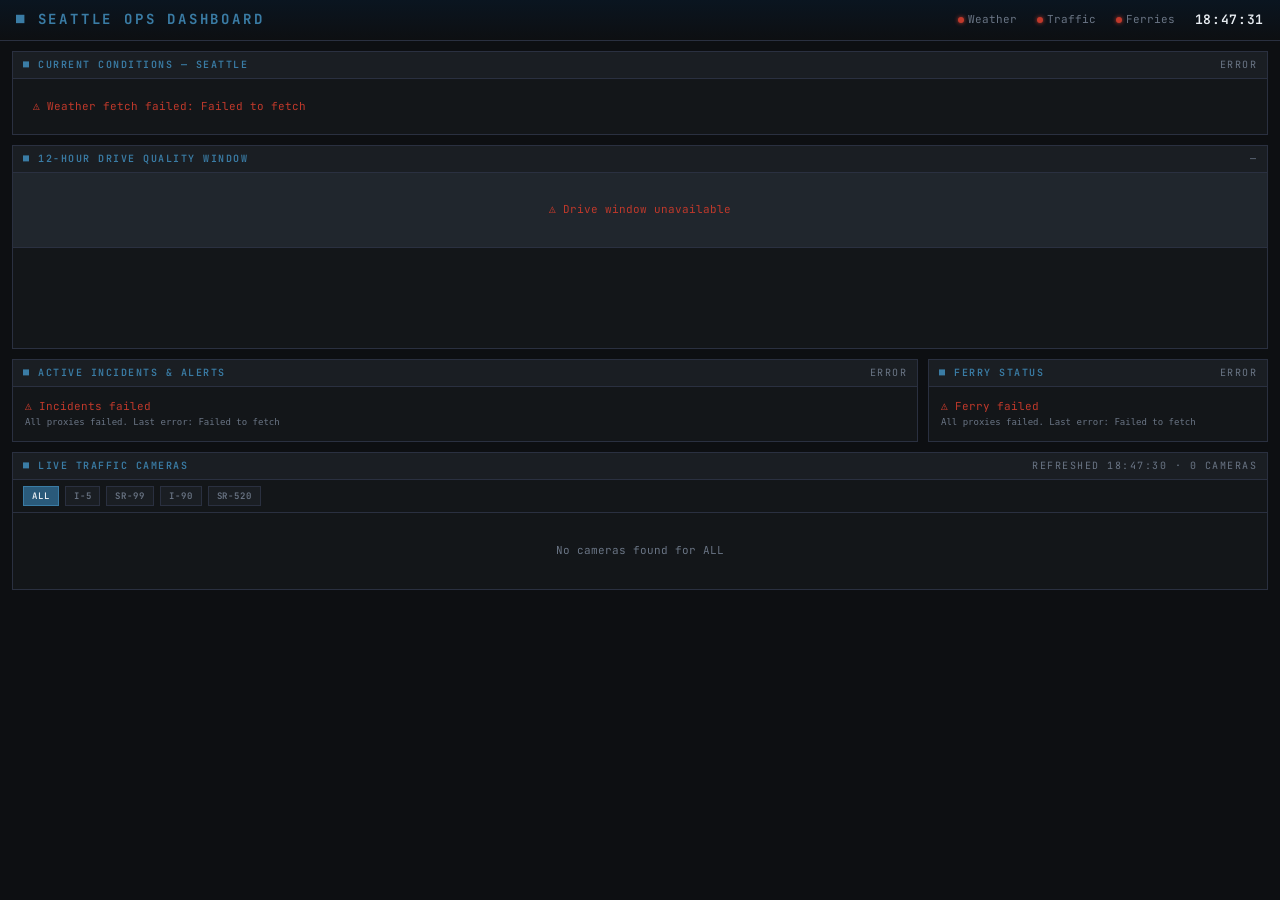
<file: seattle-ops-dashboard.html>
<!DOCTYPE html>
<html lang="en">
<head>
<meta charset="UTF-8">
<meta name="viewport" content="width=device-width, initial-scale=1.0">
<title>Seattle Ops Dashboard</title>
<link rel="preconnect" href="https://fonts.googleapis.com">
<link href="https://fonts.googleapis.com/css2?family=JetBrains+Mono:wght@300;400;500;600;700&display=swap" rel="stylesheet">
<style>
  *, *::before, *::after { box-sizing: border-box; margin: 0; padding: 0; }

  :root {
    --bg: #0d0f12;
    --bg2: #131619;
    --bg3: #1a1e23;
    --bg4: #20262d;
    --border: #2a3040;
    --blue: #3a7ca5;
    --blue-dim: #2a5a7a;
    --amber: #f0a500;
    --red: #c0392b;
    --green: #27ae60;
    --text: #c8d0d8;
    --text-dim: #6a7585;
    --text-bright: #e8edf2;
    --mono: 'JetBrains Mono', 'Courier New', monospace;
  }

  html, body { height: 100%; background: var(--bg); color: var(--text); font-family: var(--mono); font-size: 12px; line-height: 1.4; overflow-x: hidden; }

  /* HEADER */
  #header {
    background: linear-gradient(180deg, #0a1520 0%, var(--bg) 100%);
    border-bottom: 1px solid var(--border);
    padding: 10px 16px;
    display: flex;
    align-items: center;
    justify-content: space-between;
    position: sticky;
    top: 0;
    z-index: 100;
  }
  #header h1 { font-size: 14px; font-weight: 700; letter-spacing: 0.2em; color: var(--blue); text-transform: uppercase; }
  #header .header-right { display: flex; gap: 20px; align-items: center; font-size: 11px; color: var(--text-dim); }
  #header .header-right span { display: flex; align-items: center; gap: 4px; }
  .dot { width: 6px; height: 6px; border-radius: 50%; display: inline-block; }
  .dot-green { background: var(--green); box-shadow: 0 0 4px var(--green); }
  .dot-amber { background: var(--amber); box-shadow: 0 0 4px var(--amber); }
  .dot-red { background: var(--red); box-shadow: 0 0 4px var(--red); }
  .dot-gray { background: var(--text-dim); }
  #sys-time { font-size: 13px; color: var(--text-bright); font-weight: 600; letter-spacing: 0.05em; }

  /* LAYOUT */
  #main { padding: 10px 12px; display: grid; gap: 10px; }

  /* PANELS */
  .panel {
    background: var(--bg2);
    border: 1px solid var(--border);
  }
  .panel-header {
    background: var(--bg3);
    border-bottom: 1px solid var(--border);
    padding: 6px 10px;
    display: flex;
    align-items: center;
    justify-content: space-between;
    font-size: 10px;
    font-weight: 600;
    letter-spacing: 0.15em;
    text-transform: uppercase;
    color: var(--text-dim);
  }
  .panel-header .panel-title { color: var(--blue); }
  .panel-header .refresh-ts { font-size: 10px; color: var(--text-dim); font-weight: 400; }

  /* CONDITIONS STRIP */
  #conditions-strip { }
  #conditions-content {
    display: flex;
    gap: 0;
    flex-wrap: wrap;
    padding: 0;
  }
  .cond-cell {
    flex: 1;
    min-width: 120px;
    padding: 10px 14px;
    border-right: 1px solid var(--border);
    display: flex;
    flex-direction: column;
    gap: 3px;
  }
  .cond-cell:last-child { border-right: none; }
  .cond-label { font-size: 9px; letter-spacing: 0.15em; text-transform: uppercase; color: var(--text-dim); font-weight: 500; }
  .cond-value { font-size: 22px; font-weight: 700; color: var(--text-bright); letter-spacing: -0.02em; }
  .cond-unit { font-size: 11px; color: var(--text-dim); }
  .cond-sub { font-size: 10px; color: var(--text-dim); }
  .sev-green { color: var(--green) !important; }
  .sev-amber { color: var(--amber) !important; }
  .sev-red { color: var(--red) !important; }
  .sev-bg-green { border-top: 2px solid var(--green); }
  .sev-bg-amber { border-top: 2px solid var(--amber); }
  .sev-bg-red { border-top: 2px solid var(--red); }

  /* DRIVE WINDOW */
  #drive-window { }
  #drive-summary {
    padding: 8px 10px;
    background: var(--bg4);
    border-bottom: 1px solid var(--border);
    font-size: 11px;
    color: var(--text);
    line-height: 1.6;
  }
  #drive-summary strong { color: var(--text-bright); }
  #drive-summary .best { color: var(--green); font-weight: 600; }
  #drive-summary .worst { color: var(--red); font-weight: 600; }
  #drive-chart-wrap {
    padding: 10px;
    overflow-x: auto;
  }
  #drive-chart {
    display: flex;
    align-items: flex-end;
    gap: 3px;
    height: 80px;
    min-width: 600px;
    padding-bottom: 20px;
    position: relative;
  }
  .drive-bar-wrap {
    flex: 1;
    display: flex;
    flex-direction: column;
    align-items: center;
    gap: 2px;
    height: 100%;
    justify-content: flex-end;
    position: relative;
  }
  .drive-bar {
    width: 100%;
    min-height: 2px;
    transition: all 0.3s;
    position: relative;
    cursor: default;
  }
  .drive-bar-label {
    position: absolute;
    bottom: -18px;
    left: 50%;
    transform: translateX(-50%);
    font-size: 9px;
    color: var(--text-dim);
    white-space: nowrap;
    letter-spacing: 0.03em;
  }
  .drive-bar-score {
    font-size: 8px;
    color: var(--text-dim);
    text-align: center;
    position: absolute;
    top: -14px;
    left: 50%;
    transform: translateX(-50%);
    white-space: nowrap;
  }
  .drive-bar.best-window { box-shadow: 0 0 6px var(--green); }
  .drive-bar.worst-window { box-shadow: 0 0 6px var(--red); }

  /* TWO-COLUMN LAYOUT */
  #mid-grid {
    display: grid;
    grid-template-columns: 1fr 340px;
    gap: 10px;
  }

  /* INCIDENTS */
  #incidents-panel { }
  #incidents-list {
    max-height: 320px;
    overflow-y: auto;
    scrollbar-width: thin;
    scrollbar-color: var(--border) transparent;
  }
  .incident-item {
    padding: 8px 10px;
    border-bottom: 1px solid var(--border);
    display: grid;
    grid-template-columns: 80px 1fr;
    gap: 6px 10px;
    align-items: start;
  }
  .incident-item:last-child { border-bottom: none; }
  .incident-sev {
    font-size: 9px;
    font-weight: 700;
    letter-spacing: 0.1em;
    padding: 2px 5px;
    text-transform: uppercase;
    text-align: center;
    border: 1px solid;
  }
  .sev-high { color: var(--red); border-color: var(--red); background: rgba(192,57,43,0.1); }
  .sev-medium { color: var(--amber); border-color: var(--amber); background: rgba(240,165,0,0.1); }
  .sev-low { color: var(--green); border-color: var(--green); background: rgba(39,174,96,0.1); }
  .incident-desc { font-size: 11px; color: var(--text-bright); }
  .incident-meta { font-size: 9px; color: var(--text-dim); margin-top: 2px; }
  .incident-road { font-size: 10px; font-weight: 600; color: var(--blue); }

  /* FERRY */
  #ferry-panel { }
  .ferry-route {
    padding: 10px;
    border-bottom: 1px solid var(--border);
  }
  .ferry-route:last-child { border-bottom: none; }
  .ferry-route-name { font-size: 11px; font-weight: 700; color: var(--text-bright); letter-spacing: 0.05em; margin-bottom: 6px; }
  .ferry-departures { display: flex; flex-direction: column; gap: 4px; }
  .ferry-dep {
    display: flex;
    justify-content: space-between;
    align-items: center;
    padding: 4px 8px;
    background: var(--bg3);
    border-left: 2px solid var(--blue-dim);
  }
  .ferry-dep.delayed { border-left-color: var(--amber); }
  .ferry-dep.cancelled { border-left-color: var(--red); opacity: 0.8; }
  .ferry-time { font-size: 14px; font-weight: 700; color: var(--text-bright); }
  .ferry-status { font-size: 9px; font-weight: 600; letter-spacing: 0.1em; text-transform: uppercase; }
  .ferry-status.on-time { color: var(--green); }
  .ferry-status.delayed { color: var(--amber); }
  .ferry-status.cancelled { color: var(--red); }
  .ferry-vessel { font-size: 9px; color: var(--text-dim); }

  /* CAMERAS */
  #cameras-panel { }
  #camera-filters {
    padding: 6px 10px;
    display: flex;
    gap: 6px;
    flex-wrap: wrap;
    border-bottom: 1px solid var(--border);
  }
  .filter-btn {
    font-family: var(--mono);
    font-size: 9px;
    font-weight: 600;
    letter-spacing: 0.1em;
    text-transform: uppercase;
    padding: 3px 8px;
    background: var(--bg3);
    border: 1px solid var(--border);
    color: var(--text-dim);
    cursor: pointer;
    transition: all 0.15s;
  }
  .filter-btn:hover, .filter-btn.active {
    background: var(--blue-dim);
    border-color: var(--blue);
    color: var(--text-bright);
  }
  #camera-grid {
    display: grid;
    grid-template-columns: repeat(auto-fill, minmax(240px, 1fr));
    gap: 8px;
    padding: 10px;
    max-height: 560px;
    overflow-y: auto;
    scrollbar-width: thin;
    scrollbar-color: var(--border) transparent;
  }
  .camera-card {
    background: var(--bg3);
    border: 1px solid var(--border);
    overflow: hidden;
  }
  .camera-card img {
    width: 100%;
    height: 140px;
    object-fit: cover;
    display: block;
    background: var(--bg4);
  }
  .camera-placeholder {
    width: 100%;
    height: 140px;
    background: var(--bg4);
    display: flex;
    align-items: center;
    justify-content: center;
    flex-direction: column;
    gap: 4px;
    border-bottom: 1px solid var(--border);
  }
  .camera-placeholder span { font-size: 9px; color: var(--text-dim); text-align: center; padding: 0 8px; }
  .camera-placeholder .ph-icon { font-size: 20px; color: var(--border); }
  .camera-info { padding: 6px 8px; }
  .camera-road { font-size: 10px; font-weight: 700; color: var(--blue); }
  .camera-name { font-size: 10px; color: var(--text); margin-top: 1px; white-space: nowrap; overflow: hidden; text-overflow: ellipsis; }
  .camera-ts { font-size: 9px; color: var(--text-dim); margin-top: 3px; }

  /* ERROR / LOADING STATES */
  .loading-msg, .error-msg {
    padding: 20px;
    text-align: center;
    font-size: 11px;
  }
  .loading-msg { color: var(--text-dim); }
  .error-msg { color: var(--red); }

  /* SCROLLBARS */
  ::-webkit-scrollbar { width: 4px; height: 4px; }
  ::-webkit-scrollbar-track { background: transparent; }
  ::-webkit-scrollbar-thumb { background: var(--border); }

  /* CONFIG NOTICE */
  #config-notice {
    background: rgba(240,165,0,0.08);
    border: 1px solid rgba(240,165,0,0.3);
    padding: 8px 12px;
    font-size: 10px;
    color: var(--amber);
    display: flex;
    align-items: center;
    gap: 8px;
  }
  #config-notice a { color: var(--amber); }
</style>
</head>
<body>

<div id="header">
  <h1>&#9632; Seattle OPS Dashboard</h1>
  <div class="header-right">
    <span><span class="dot dot-green" id="weather-dot"></span> Weather</span>
    <span><span class="dot dot-gray" id="traffic-dot"></span> Traffic</span>
    <span><span class="dot dot-gray" id="ferry-dot"></span> Ferries</span>
    <span id="sys-time">--:--:--</span>
  </div>
</div>

<div id="main">

  <!-- Config Notice (hidden when key is set) -->
  <div id="config-notice" style="display:none">
    &#9888; WSDOT API key not configured. Traffic cameras, incidents, and ferry data will not load.
    Get a free key at <a href="https://wsdot.wa.gov/traffic/api" target="_blank">wsdot.wa.gov/traffic/api</a>,
    then set <code>WSDOT_KEY</code> in the CONFIG block at the top of this file's &lt;script&gt;.
  </div>

  <!-- CONDITIONS STRIP -->
  <div class="panel" id="conditions-strip">
    <div class="panel-header">
      <span class="panel-title">&#9632; Current Conditions — Seattle</span>
      <span class="refresh-ts" id="weather-ts">—</span>
    </div>
    <div id="conditions-content">
      <div class="loading-msg">Fetching weather data...</div>
    </div>
  </div>

  <!-- DRIVE WINDOW -->
  <div class="panel" id="drive-window">
    <div class="panel-header">
      <span class="panel-title">&#9632; 12-Hour Drive Quality Window</span>
      <span class="refresh-ts" id="drive-ts">—</span>
    </div>
    <div id="drive-summary"><span class="loading-msg">Calculating...</span></div>
    <div id="drive-chart-wrap">
      <div id="drive-chart"></div>
    </div>
  </div>

  <!-- MID GRID: Incidents + Ferry -->
  <div id="mid-grid">

    <!-- INCIDENTS -->
    <div class="panel" id="incidents-panel">
      <div class="panel-header">
        <span class="panel-title">&#9632; Active Incidents &amp; Alerts</span>
        <span class="refresh-ts" id="incidents-ts">—</span>
      </div>
      <div id="incidents-list">
        <div class="loading-msg" id="incidents-loading">Loading incidents...</div>
      </div>
    </div>

    <!-- FERRY -->
    <div class="panel" id="ferry-panel">
      <div class="panel-header">
        <span class="panel-title">&#9632; Ferry Status</span>
        <span class="refresh-ts" id="ferry-ts">—</span>
      </div>
      <div id="ferry-content">
        <div class="loading-msg" id="ferry-loading">Loading ferry data...</div>
      </div>
    </div>

  </div>

  <!-- CAMERAS -->
  <div class="panel" id="cameras-panel">
    <div class="panel-header">
      <span class="panel-title">&#9632; Live Traffic Cameras</span>
      <span class="refresh-ts" id="cameras-ts">—</span>
    </div>
    <div id="camera-filters">
      <button class="filter-btn active" data-road="ALL">All</button>
      <button class="filter-btn" data-road="I-5">I-5</button>
      <button class="filter-btn" data-road="SR-99">SR-99</button>
      <button class="filter-btn" data-road="I-90">I-90</button>
      <button class="filter-btn" data-road="SR-520">SR-520</button>
    </div>
    <div id="camera-grid">
      <div class="loading-msg" id="cameras-loading">Loading cameras...</div>
    </div>
  </div>

</div><!-- /main -->

<script>
// ============================================================
//  CONFIG — set your WSDOT access code here
// ============================================================
const CONFIG = {
  WSDOT_KEY: '9086eb9c-b743-432c-a9ca-86e160d0d780',
  // CORS proxy required for WSDOT APIs when running from file:// or non-WSDOT origin
  CORS_PROXY: 'https://api.allorigins.win/raw?url=',
  LAT: 47.6062,
  LON: -122.3321,
  REFRESH_WEATHER_MS: 5 * 60 * 1000,    // 5 min
  REFRESH_CAMERAS_MS: 90 * 1000,         // 90 sec
  REFRESH_INCIDENTS_MS: 2 * 60 * 1000,  // 2 min
  REFRESH_FERRY_MS: 2 * 60 * 1000,      // 2 min
};

// Try multiple proxies in sequence, then direct, and surface the real error
const PROXIES = [
  'https://api.allorigins.win/raw?url=',
  'https://corsproxy.io/?',
  'https://api.codetabs.com/v1/proxy?quest=',
];

async function wsdotFetch(url) {
  let lastErr = null;
  for (const proxy of PROXIES) {
    try {
      const res = await fetch(proxy + encodeURIComponent(url));
      if (!res.ok) throw new Error(`HTTP ${res.status}`);
      const text = await res.text();
      try {
        return JSON.parse(text);
      } catch {
        throw new Error(`Non-JSON response (${text.slice(0, 80)}...)`);
      }
    } catch (e) {
      lastErr = e;
    }
  }
  // Last resort: try direct (works if WSDOT ever adds CORS headers)
  try {
    const res = await fetch(url);
    if (!res.ok) throw new Error(`Direct HTTP ${res.status}`);
    return await res.json();
  } catch (e) {
    lastErr = e;
  }
  throw new Error(`All proxies failed. Last error: ${lastErr?.message}`);
}

// ============================================================
//  UTILITIES
// ============================================================
function ts(d = new Date()) {
  return d.toLocaleTimeString('en-US', { hour12: false, hour: '2-digit', minute: '2-digit', second: '2-digit' });
}

function minsAgo(date) {
  const secs = Math.floor((Date.now() - date) / 1000);
  if (secs < 60) return `${secs}s ago`;
  return `${Math.floor(secs / 60)}m ${secs % 60}s ago`;
}

function setDot(id, color) {
  const el = document.getElementById(id);
  if (!el) return;
  el.className = 'dot';
  if (color === 'green') el.classList.add('dot-green');
  else if (color === 'amber') el.classList.add('dot-amber');
  else if (color === 'red') el.classList.add('dot-red');
  else el.classList.add('dot-gray');
}

// ============================================================
//  SYSTEM CLOCK
// ============================================================
function startClock() {
  const el = document.getElementById('sys-time');
  function tick() { el.textContent = ts(); }
  tick();
  setInterval(tick, 1000);
}

// ============================================================
//  WEATHER CODE HELPERS
// ============================================================
const WMO_DESC = {
  0: 'Clear', 1: 'Mainly Clear', 2: 'Partly Cloudy', 3: 'Overcast',
  45: 'Fog', 48: 'Icy Fog',
  51: 'Light Drizzle', 53: 'Drizzle', 55: 'Heavy Drizzle',
  61: 'Light Rain', 63: 'Rain', 65: 'Heavy Rain',
  66: 'Freezing Rain', 67: 'Heavy Freezing Rain',
  71: 'Light Snow', 73: 'Snow', 75: 'Heavy Snow', 77: 'Snow Grains',
  80: 'Light Showers', 81: 'Showers', 82: 'Violent Showers',
  85: 'Snow Showers', 86: 'Heavy Snow Showers',
  95: 'Thunderstorm', 96: 'T-Storm w/Hail', 99: 'T-Storm Heavy Hail',
};

const WMO_ICON = {
  0: '☀', 1: '🌤', 2: '⛅', 3: '☁',
  45: '🌫', 48: '🌫',
  51: '🌦', 53: '🌦', 55: '🌧',
  61: '🌧', 63: '🌧', 65: '🌧',
  66: '🌨', 67: '🌨',
  71: '🌨', 73: '❄', 75: '❄', 77: '❄',
  80: '🌦', 81: '🌧', 82: '⛈',
  85: '🌨', 86: '🌨',
  95: '⛈', 96: '⛈', 99: '⛈',
};

function wmoSeverity(code) {
  if ([51,53,55,61,63,65,66,67].includes(code)) return 0.5;
  if ([71,73,75,77].includes(code)) return 0.9;
  if ([80,81,82,85,86,95,96,99].includes(code)) return 1.0;
  if ([45,48].includes(code)) return 0.3;
  return 0.0;
}

function wmoDesc(code) { return WMO_DESC[code] || `Code ${code}`; }
function wmoIcon(code) { return WMO_ICON[code] || '?'; }

function severityClass(score) {
  if (score >= 0.6) return 'sev-red';
  if (score >= 0.3) return 'sev-amber';
  return 'sev-green';
}

function windSeverity(mph) {
  if (mph >= 30) return 1.0;
  if (mph >= 20) return 0.7;
  if (mph >= 10) return 0.3;
  return 0.0;
}

// ============================================================
//  WEATHER
// ============================================================
let weatherData = null;
let weatherFetchedAt = null;

async function fetchWeather() {
  const url = `https://api.open-meteo.com/v1/forecast?latitude=${CONFIG.LAT}&longitude=${CONFIG.LON}` +
    `&current=temperature_2m,precipitation_probability,wind_speed_10m,weather_code,visibility` +
    `&hourly=temperature_2m,precipitation_probability,wind_speed_10m,weather_code` +
    `&temperature_unit=fahrenheit&wind_speed_unit=mph&forecast_hours=13&timezone=America%2FLos_Angeles`;

  try {
    const res = await fetch(url);
    if (!res.ok) throw new Error(`HTTP ${res.status}`);
    const data = await res.json();
    weatherData = data;
    weatherFetchedAt = new Date();
    renderConditions(data);
    renderDriveWindow(data);
    setDot('weather-dot', 'green');
    document.getElementById('weather-ts').textContent = `Refreshed ${ts(weatherFetchedAt)}`;
    document.getElementById('drive-ts').textContent = `Refreshed ${ts(weatherFetchedAt)}`;
  } catch (e) {
    setDot('weather-dot', 'red');
    document.getElementById('conditions-content').innerHTML =
      `<div class="error-msg">&#9888; Weather fetch failed: ${e.message}</div>`;
    document.getElementById('drive-summary').innerHTML =
      `<div class="error-msg">&#9888; Drive window unavailable</div>`;
    document.getElementById('weather-ts').textContent = 'ERROR';
    console.error('Weather fetch error:', e);
  }
}

function renderConditions(data) {
  const c = data.current;
  const code = c.weather_code;
  const temp = Math.round(c.temperature_2m);
  const wind = Math.round(c.wind_speed_10m);
  const precip = c.precipitation_probability ?? 0;
  const vis = c.visibility != null ? (c.visibility / 1609).toFixed(1) : '—';

  const overallScore = precip * 0.4/100 + windSeverity(wind) * 0.3 + wmoSeverity(code) * 0.3;
  const sevClass = severityClass(overallScore);

  const cells = [
    {
      label: 'Conditions',
      value: wmoIcon(code),
      sub: wmoDesc(code),
      sev: sevClass
    },
    {
      label: 'Temperature',
      value: `${temp}`,
      unit: '°F',
      sub: '&nbsp;',
      sev: temp <= 32 ? 'sev-amber' : 'sev-green'
    },
    {
      label: 'Wind Speed',
      value: wind,
      unit: ' mph',
      sub: wind >= 25 ? 'HIGH WIND' : wind >= 15 ? 'Breezy' : 'Calm',
      sev: wind >= 30 ? 'sev-red' : wind >= 20 ? 'sev-amber' : 'sev-green'
    },
    {
      label: 'Precip Chance',
      value: `${precip}`,
      unit: '%',
      sub: precip >= 70 ? 'High likelihood' : precip >= 40 ? 'Possible' : 'Unlikely',
      sev: precip >= 70 ? 'sev-red' : precip >= 40 ? 'sev-amber' : 'sev-green'
    },
    {
      label: 'Visibility',
      value: vis,
      unit: ' mi',
      sub: parseFloat(vis) < 1 ? 'Very Low' : parseFloat(vis) < 3 ? 'Reduced' : 'Clear',
      sev: parseFloat(vis) < 1 ? 'sev-red' : parseFloat(vis) < 3 ? 'sev-amber' : 'sev-green'
    },
  ];

  const html = cells.map(c => `
    <div class="cond-cell ${c.sev ? c.sev.replace('sev-','sev-bg-') : ''}">
      <div class="cond-label">${c.label}</div>
      <div class="cond-value ${c.sev || ''}">${c.value}<span class="cond-unit">${c.unit || ''}</span></div>
      <div class="cond-sub">${c.sub}</div>
    </div>
  `).join('');

  document.getElementById('conditions-content').innerHTML = html;
}

function renderDriveWindow(data) {
  const hourly = data.hourly;
  const now = new Date();
  const nowH = now.getHours();

  // find the index matching current hour
  const startIdx = hourly.time.findIndex(t => {
    const d = new Date(t);
    return d.getHours() >= nowH && d.getDate() === now.getDate();
  });
  if (startIdx === -1) return;

  const hours = [];
  for (let i = startIdx; i < startIdx + 12 && i < hourly.time.length; i++) {
    const d = new Date(hourly.time[i]);
    const precip = hourly.precipitation_probability[i] ?? 0;
    const wind = hourly.wind_speed_10m[i] ?? 0;
    const code = hourly.weather_code[i] ?? 0;

    const score = Math.round(
      (precip / 100) * 40 +
      windSeverity(wind) * 30 +
      wmoSeverity(code) * 30
    );

    hours.push({
      hour: d,
      label: d.toLocaleTimeString('en-US', { hour: 'numeric', hour12: true }).replace(':00','').replace(' ',''),
      precip, wind, code,
      score,
    });
  }

  const maxScore = Math.max(...hours.map(h => h.score));
  const minScore = Math.min(...hours.map(h => h.score));
  const bestIdx = hours.findIndex(h => h.score === minScore);
  const worstIdx = hours.findIndex(h => h.score === maxScore);

  // Build plain-language summary
  const bestHr = hours[bestIdx];
  const worstHr = hours[worstIdx];
  let summary = '';
  if (minScore <= 20) {
    summary += `<span class="best">Best window: ${bestHr.label}</span> — score ${bestHr.score}/100 (${wmoDesc(bestHr.code)}, ${Math.round(bestHr.wind)} mph wind, ${bestHr.precip}% precip). `;
  }
  if (maxScore >= 40) {
    const worstReasons = [];
    if (worstHr.precip >= 60) worstReasons.push(`${worstHr.precip}% precip`);
    if (worstHr.wind >= 15) worstReasons.push(`${Math.round(worstHr.wind)} mph wind`);
    if (wmoSeverity(worstHr.code) >= 0.5) worstReasons.push(wmoDesc(worstHr.code).toLowerCase());
    summary += `<span class="worst">Avoid: ${worstHr.label}</span> — score ${worstHr.score}/100 (${worstReasons.join(', ') || wmoDesc(worstHr.code)}).`;
  } else {
    summary += `<span class="best">Conditions look good all window.</span> Max drive score: ${maxScore}/100.`;
  }

  document.getElementById('drive-summary').innerHTML = summary;

  // Render bars
  const chart = document.getElementById('drive-chart');
  const maxBarH = 58;
  chart.innerHTML = hours.map((h, i) => {
    const barH = Math.max(4, Math.round((h.score / 100) * maxBarH));
    const isBest = i === bestIdx;
    const isWorst = i === worstIdx;

    let barColor;
    if (h.score <= 20) barColor = 'var(--green)';
    else if (h.score <= 50) barColor = 'var(--amber)';
    else barColor = 'var(--red)';

    const extraClass = isBest ? 'best-window' : isWorst ? 'worst-window' : '';

    return `
      <div class="drive-bar-wrap">
        <div class="drive-bar-score">${isBest ? '★' : isWorst ? '▲' : h.score}</div>
        <div class="drive-bar ${extraClass}"
             style="height:${barH}px; background:${barColor}; opacity:${isBest ? 1 : isWorst ? 1 : 0.75};"
             title="${h.label}: score ${h.score} — ${wmoDesc(h.code)}, ${Math.round(h.wind)}mph, ${h.precip}% precip">
        </div>
        <div class="drive-bar-label">${h.label}</div>
      </div>
    `;
  }).join('');
}

// ============================================================
//  INCIDENTS
// ============================================================
let incidentsFetchedAt = null;

async function fetchIncidents() {
  if (!CONFIG.WSDOT_KEY) {
    document.getElementById('incidents-list').innerHTML =
      `<div class="error-msg">&#9888; WSDOT key not configured</div>`;
    return;
  }

  const url = `https://www.wsdot.wa.gov/Traffic/api/HighwayAlerts/HighwayAlertsREST.svc/GetAlertsAsJson?AccessCode=${CONFIG.WSDOT_KEY}`;

  try {
    const data = await wsdotFetch(url);
    incidentsFetchedAt = new Date();
    renderIncidents(data);
    setDot('traffic-dot', 'green');
    document.getElementById('incidents-ts').textContent = `Refreshed ${ts(incidentsFetchedAt)}`;
  } catch (e) {
    setDot('traffic-dot', 'red');
    document.getElementById('incidents-list').innerHTML =
      `<div class="error-msg" style="text-align:left;padding:12px">&#9888; Incidents failed<br><code style="font-size:9px;color:var(--text-dim);word-break:break-all">${e.message}</code></div>`;
    document.getElementById('incidents-ts').textContent = 'ERROR';
  }
}

function parseSeverity(alert) {
  const p = (alert.EventCategory || '').toLowerCase();
  const t = (alert.EventType || '').toLowerCase();
  if (p.includes('closure') || t.includes('closure') || p.includes('serious')) return 'high';
  if (p.includes('construction') || t.includes('accident') || p.includes('crash')) return 'medium';
  return 'low';
}

function renderIncidents(alerts) {
  if (!alerts || alerts.length === 0) {
    document.getElementById('incidents-list').innerHTML =
      `<div class="loading-msg">No active incidents reported</div>`;
    return;
  }

  const sevOrder = { high: 0, medium: 1, low: 2 };
  const sorted = [...alerts].sort((a, b) =>
    sevOrder[parseSeverity(a)] - sevOrder[parseSeverity(b)]
  );

  const html = sorted.slice(0, 30).map(alert => {
    const sev = parseSeverity(alert);
    const road = alert.RoadName || '—';
    const dir = alert.DirectionText || '';
    const desc = alert.HeadlineDescription || alert.ExtendedDescription || 'No description';
    const start = alert.StartRoadwayLocation?.Description || '';
    const end = alert.EndRoadwayLocation?.Description || '';
    const loc = [start, end].filter(Boolean).join(' → ') || road;

    let startTime = '';
    if (alert.StartTime) {
      const m = alert.StartTime.match(/\d+/);
      if (m) {
        const d = new Date(parseInt(m[0]));
        startTime = d.toLocaleTimeString('en-US', { hour: 'numeric', minute: '2-digit', hour12: true });
      }
    }

    return `
      <div class="incident-item">
        <div>
          <div class="incident-sev sev-${sev}">${sev}</div>
          <div class="incident-road" style="margin-top:4px">${road} ${dir}</div>
        </div>
        <div>
          <div class="incident-desc">${desc}</div>
          <div class="incident-meta">${loc}${startTime ? ` · ${startTime}` : ''}</div>
        </div>
      </div>
    `;
  }).join('');

  document.getElementById('incidents-list').innerHTML = html;
}

// ============================================================
//  FERRY STATUS
// ============================================================
let ferryFetchedAt = null;

async function fetchFerry() {
  if (!CONFIG.WSDOT_KEY) {
    document.getElementById('ferry-content').innerHTML =
      `<div class="error-msg">&#9888; WSDOT key not configured</div>`;
    return;
  }

  // vessellocations gives real-time positions + ETAs; terminallocations only has lat/lon
  const url = `https://www.wsdot.wa.gov/ferries/api/vessels/rest/vessellocations?apiaccesscode=${CONFIG.WSDOT_KEY}`;

  try {
    const data = await wsdotFetch(url);
    ferryFetchedAt = new Date();
    renderFerry(data);
    setDot('ferry-dot', 'green');
    document.getElementById('ferry-ts').textContent = `Refreshed ${ts(ferryFetchedAt)}`;
  } catch (e) {
    setDot('ferry-dot', 'red');
    document.getElementById('ferry-content').innerHTML =
      `<div class="error-msg" style="text-align:left;padding:12px">&#9888; Ferry failed<br><code style="font-size:9px;color:var(--text-dim);word-break:break-all">${e.message}</code></div>`;
    document.getElementById('ferry-ts').textContent = 'ERROR';
  }
}

const FERRY_ROUTE_KEYWORDS = [
  { name: 'Mukilteo / Clinton', keywords: ['mukilteo', 'clinton'] },
  { name: 'Seattle / Bainbridge', keywords: ['seattle', 'bainbridge'] },
];

function parseWsdotDate(val) {
  if (!val) return null;
  const m = String(val).match(/\d+/);
  return m ? new Date(parseInt(m[0])) : null;
}

function renderFerry(vessels) {
  if (!vessels || vessels.length === 0) {
    document.getElementById('ferry-content').innerHTML =
      `<div class="loading-msg">No vessel data available</div>`;
    return;
  }

  let html = '';
  for (const route of FERRY_ROUTE_KEYWORDS) {
    const routeVessels = vessels.filter(v => {
      const dep = (v.DepartingTerminalName || '').toLowerCase();
      const arr = (v.ArrivingTerminalName || '').toLowerCase();
      return route.keywords.some(k => dep.includes(k) || arr.includes(k));
    });

    let rows = '';
    if (routeVessels.length === 0) {
      rows = `<div class="ferry-dep">
        <div><div class="ferry-time">—</div><div class="ferry-vessel">No vessel on route</div></div>
        <span class="ferry-status delayed">Offline</span>
      </div>`;
    } else {
      rows = routeVessels.map(v => {
        const atDock = v.AtDock;
        const vesselName = v.VesselName || '—';
        const dep = v.DepartingTerminalName || '';
        const arr = v.ArrivingTerminalName || '';
        const eta = parseWsdotDate(v.Eta);
        const scheduled = parseWsdotDate(v.ScheduledDeparture);
        const speed = v.Speed != null ? Math.round(v.Speed) : null;

        let timeStr = '—';
        let label = '';
        if (atDock && scheduled) {
          timeStr = scheduled.toLocaleTimeString('en-US', { hour: 'numeric', minute: '2-digit', hour12: true });
          label = 'Departs';
        } else if (!atDock && eta) {
          timeStr = eta.toLocaleTimeString('en-US', { hour: 'numeric', minute: '2-digit', hour12: true });
          label = 'ETA';
        }

        const statusText = atDock ? 'At Dock' : speed != null ? `Underway ${speed}kn` : 'Underway';
        const statusClass = atDock ? 'on-time' : 'delayed';

        return `
          <div class="ferry-dep">
            <div>
              <div class="ferry-time">${label ? `<span style="font-size:8px;color:var(--text-dim)">${label} </span>` : ''}${timeStr}</div>
              <div class="ferry-vessel">${vesselName} · ${dep} → ${arr}</div>
            </div>
            <span class="ferry-status ${statusClass}">${statusText}</span>
          </div>`;
      }).join('');
    }

    html += `
      <div class="ferry-route">
        <div class="ferry-route-name">${route.name}</div>
        <div class="ferry-departures">${rows}</div>
      </div>`;
  }

  document.getElementById('ferry-content').innerHTML = html;
}

// ============================================================
//  CAMERAS
// ============================================================
let allCameras = [];
let activeRoadFilter = 'ALL';
let camerasFetchedAt = null;

const CAMERA_ROADS = ['I-5', 'SR-99', 'I-90', 'SR-520'];

async function fetchCameras() {
  if (!CONFIG.WSDOT_KEY) {
    document.getElementById('camera-grid').innerHTML =
      `<div class="error-msg" style="grid-column:1/-1">&#9888; WSDOT key not configured. Camera feed unavailable.</div>`;
    return;
  }

  try {
    const fetches = CAMERA_ROADS.map(road =>
      wsdotFetch(`https://www.wsdot.wa.gov/Traffic/api/HighwayCameras/HighwayCamerasREST.svc/GetCamerasByRoadNameAsJson?RoadName=${encodeURIComponent(road)}&AccessCode=${CONFIG.WSDOT_KEY}`)
        .then(cams => cams.map(c => ({ ...c, _road: road })))
        .catch(e => { console.warn(`Camera fetch failed for ${road}:`, e); return []; })
    );

    const results = await Promise.all(fetches);
    allCameras = results.flat();
    camerasFetchedAt = new Date();
    renderCameras();
    document.getElementById('cameras-ts').textContent = `Refreshed ${ts(camerasFetchedAt)} · ${allCameras.length} cameras`;
  } catch (e) {
    document.getElementById('camera-grid').innerHTML =
      `<div class="error-msg" style="grid-column:1/-1;text-align:left">&#9888; Cameras failed<br><code style="font-size:9px;color:var(--text-dim);word-break:break-all">${e.message}</code></div>`;
    document.getElementById('cameras-ts').textContent = 'ERROR';
  }
}

function renderCameras() {
  const filtered = activeRoadFilter === 'ALL'
    ? allCameras
    : allCameras.filter(c => c._road === activeRoadFilter);

  if (filtered.length === 0) {
    document.getElementById('camera-grid').innerHTML =
      `<div class="loading-msg" style="grid-column:1/-1">No cameras found for ${activeRoadFilter}</div>`;
    return;
  }

  const html = filtered.map(cam => {
    const imgUrl = cam.ImageURL || cam.CameraLocation?.ImageURL || null;
    const name = cam.CameraLocation?.Description || cam.Title || cam.CameraID || 'Unknown';
    const road = cam._road;
    const dir = cam.CameraLocation?.Direction || '';
    const lastUpdated = cam.CameraLocation?.LastUpdated || cam.LastUpdated || null;

    let tsStr = '—';
    if (lastUpdated) {
      const m = lastUpdated.match(/\d+/);
      if (m) tsStr = minsAgo(new Date(parseInt(m[0])));
    }

    const imgHtml = imgUrl
      ? `<img src="${imgUrl}" alt="${name}" loading="lazy"
             onerror="this.style.display='none'; this.nextElementSibling.style.display='flex';">
         <div class="camera-placeholder" style="display:none">
           <span class="ph-icon">&#9744;</span>
           <span>${name}</span>
           <span style="color:var(--red);font-size:8px">Image unavailable</span>
         </div>`
      : `<div class="camera-placeholder">
           <span class="ph-icon">&#9744;</span>
           <span>${name}</span>
           <span style="color:var(--text-dim);font-size:8px">No image URL</span>
         </div>`;

    return `
      <div class="camera-card">
        ${imgHtml}
        <div class="camera-info">
          <div class="camera-road">${road}${dir ? ' · ' + dir : ''}</div>
          <div class="camera-name">${name}</div>
          <div class="camera-ts">Updated: ${tsStr}</div>
        </div>
      </div>
    `;
  }).join('');

  document.getElementById('camera-grid').innerHTML = html;
}

// Camera filter buttons
document.querySelectorAll('.filter-btn').forEach(btn => {
  btn.addEventListener('click', function() {
    document.querySelectorAll('.filter-btn').forEach(b => b.classList.remove('active'));
    this.classList.add('active');
    activeRoadFilter = this.dataset.road;
    renderCameras();
  });
});

// ============================================================
//  CONFIG NOTICE
// ============================================================
function checkConfig() {
  if (!CONFIG.WSDOT_KEY) {
    document.getElementById('config-notice').style.display = 'flex';
  }
}

// ============================================================
//  INIT + REFRESH TIMERS
// ============================================================
function init() {
  startClock();
  checkConfig();

  fetchWeather();
  fetchIncidents();
  fetchFerry();
  fetchCameras();

  setInterval(fetchWeather, CONFIG.REFRESH_WEATHER_MS);
  setInterval(fetchCameras, CONFIG.REFRESH_CAMERAS_MS);
  setInterval(fetchIncidents, CONFIG.REFRESH_INCIDENTS_MS);
  setInterval(fetchFerry, CONFIG.REFRESH_FERRY_MS);

  // Refresh camera timestamp display every 15s (for "X ago" accuracy)
  setInterval(() => {
    if (camerasFetchedAt) {
      document.getElementById('cameras-ts').textContent =
        `Refreshed ${ts(camerasFetchedAt)} · ${allCameras.length} cameras`;
    }
  }, 15000);
}

document.addEventListener('DOMContentLoaded', init);
</script>
</body>
</html>
</file>
